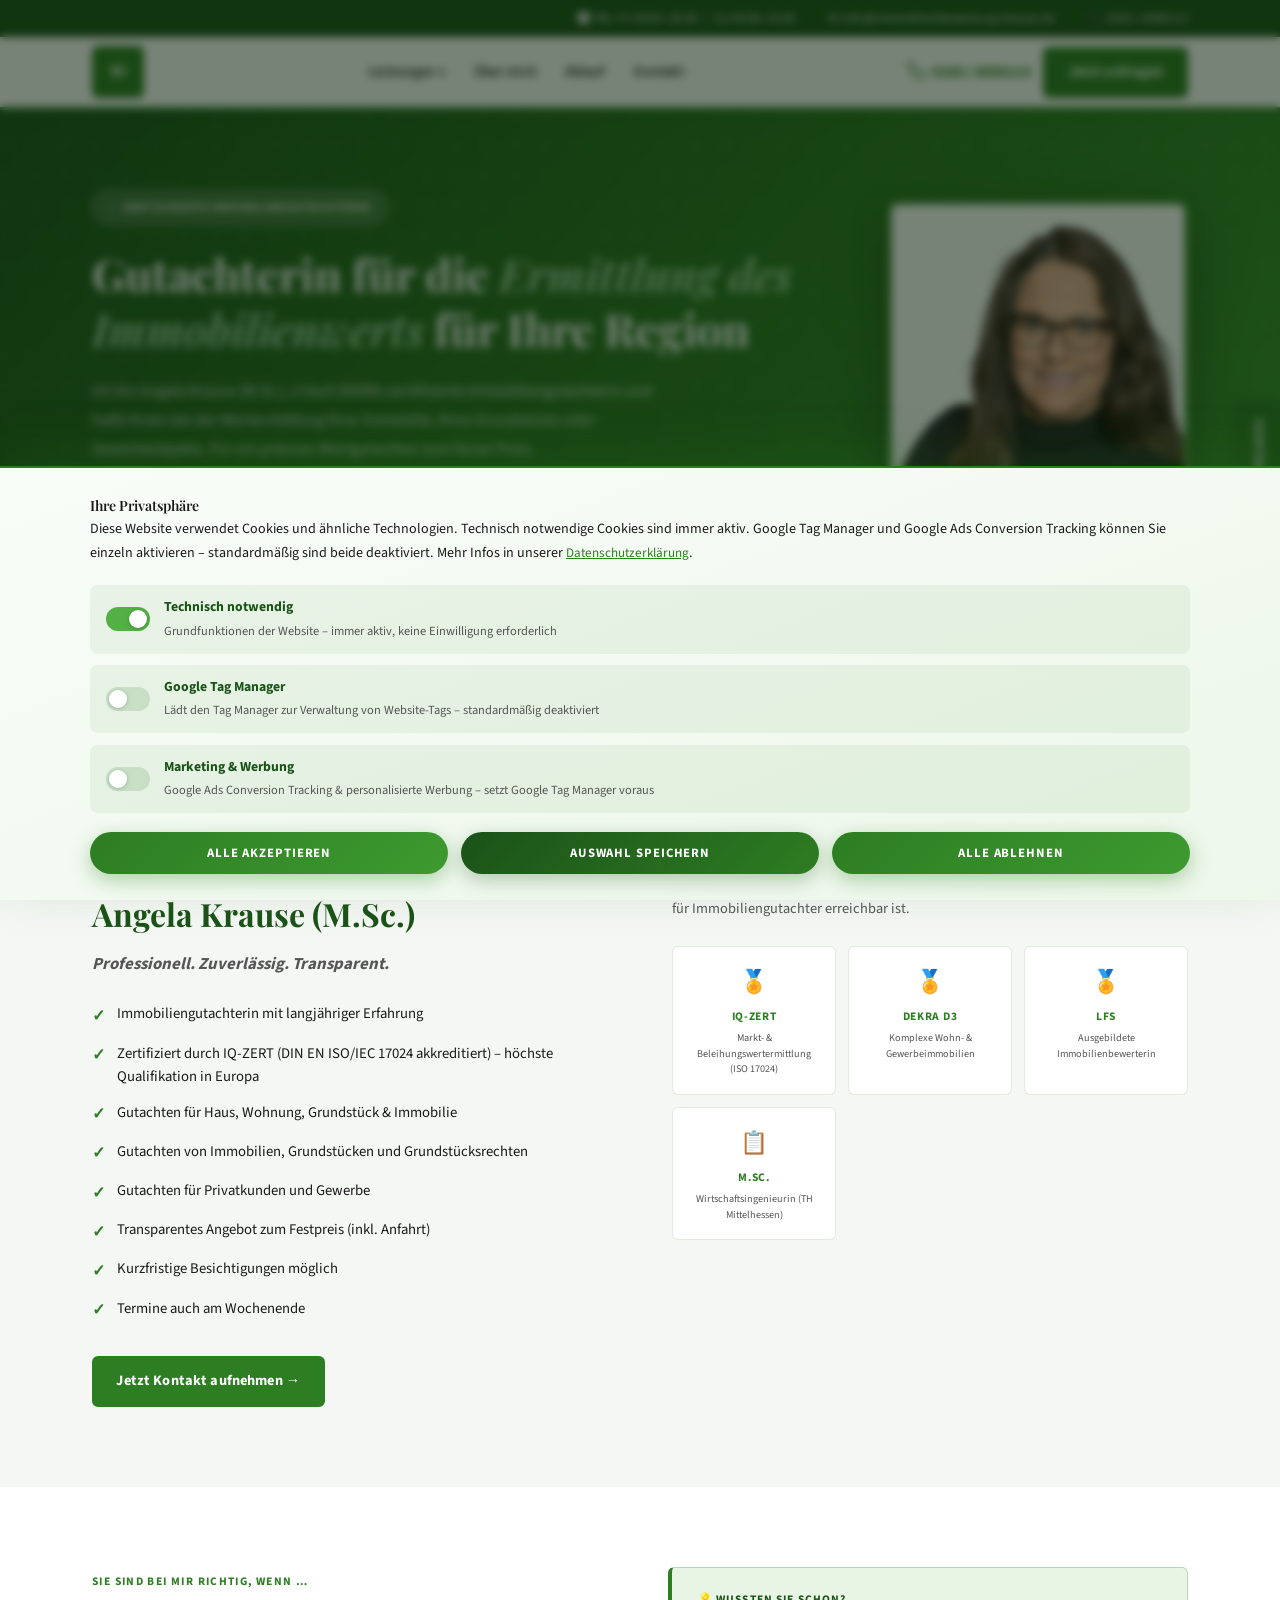
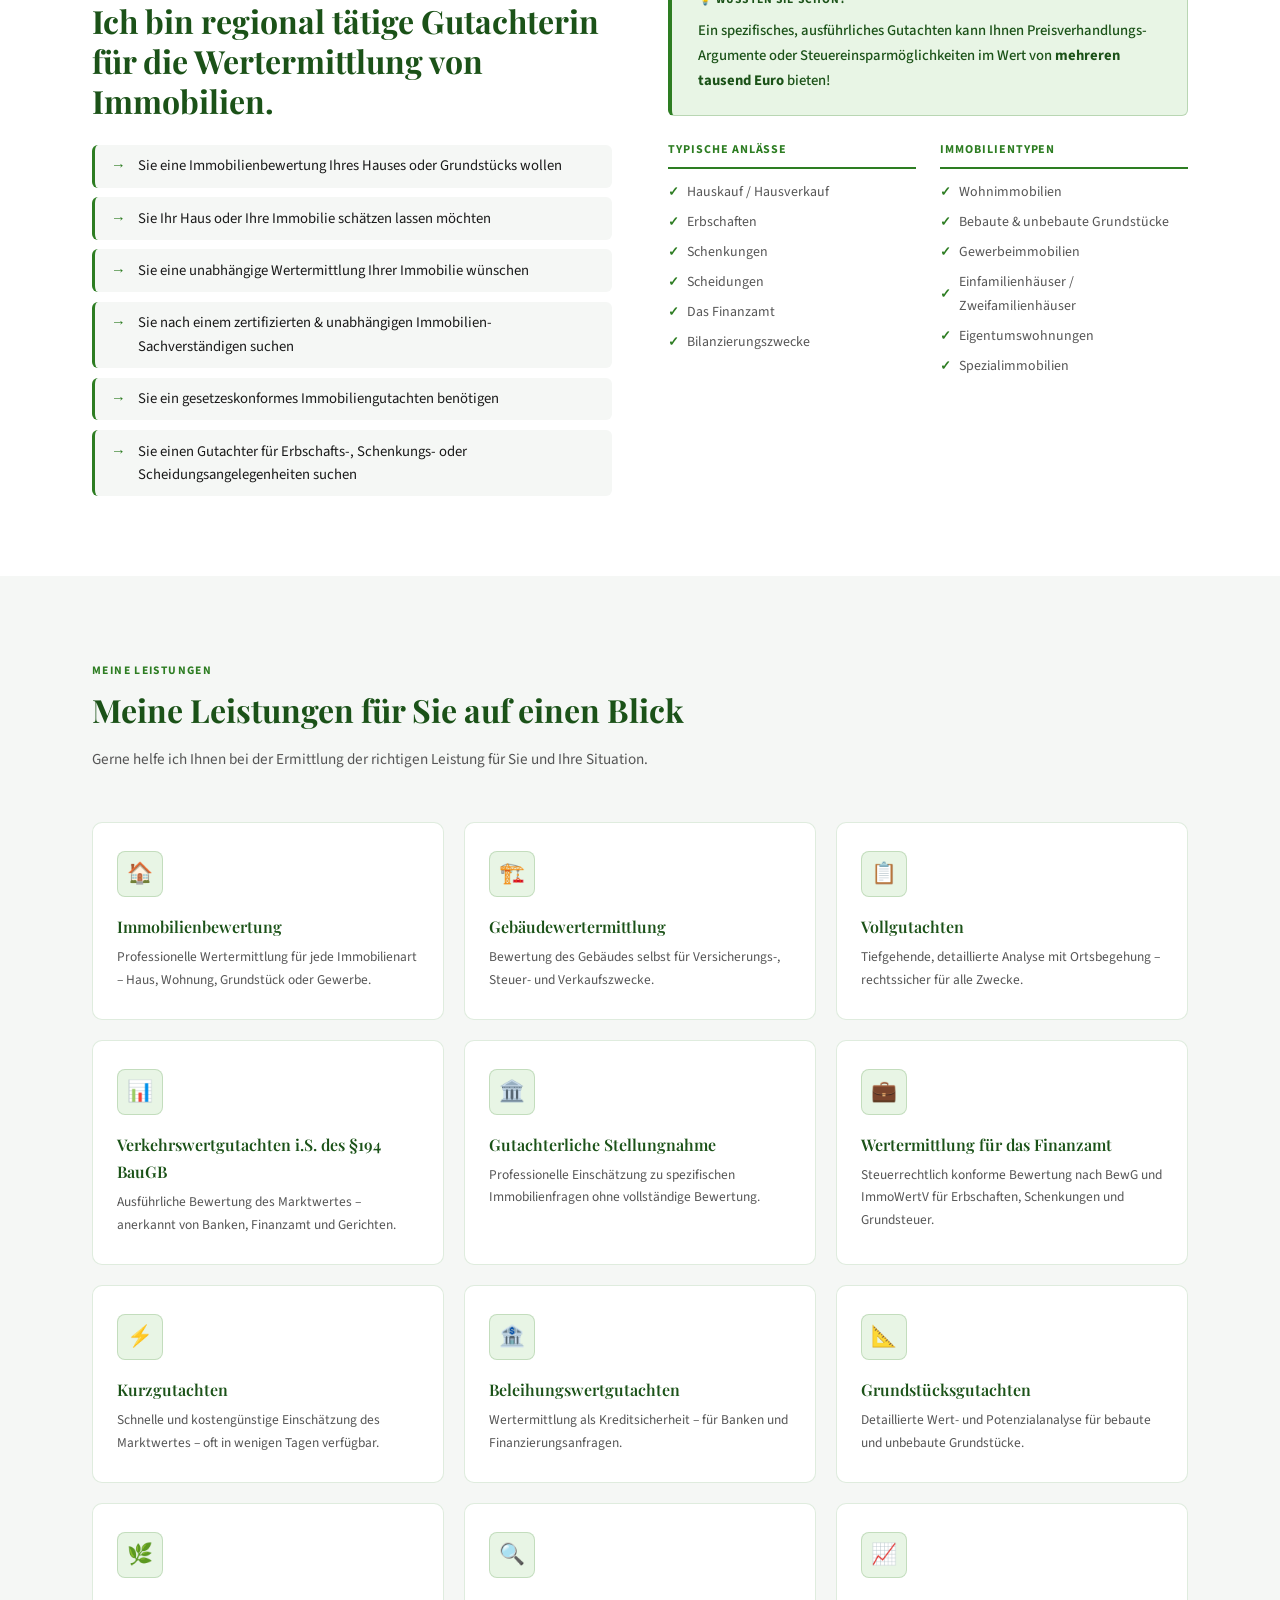
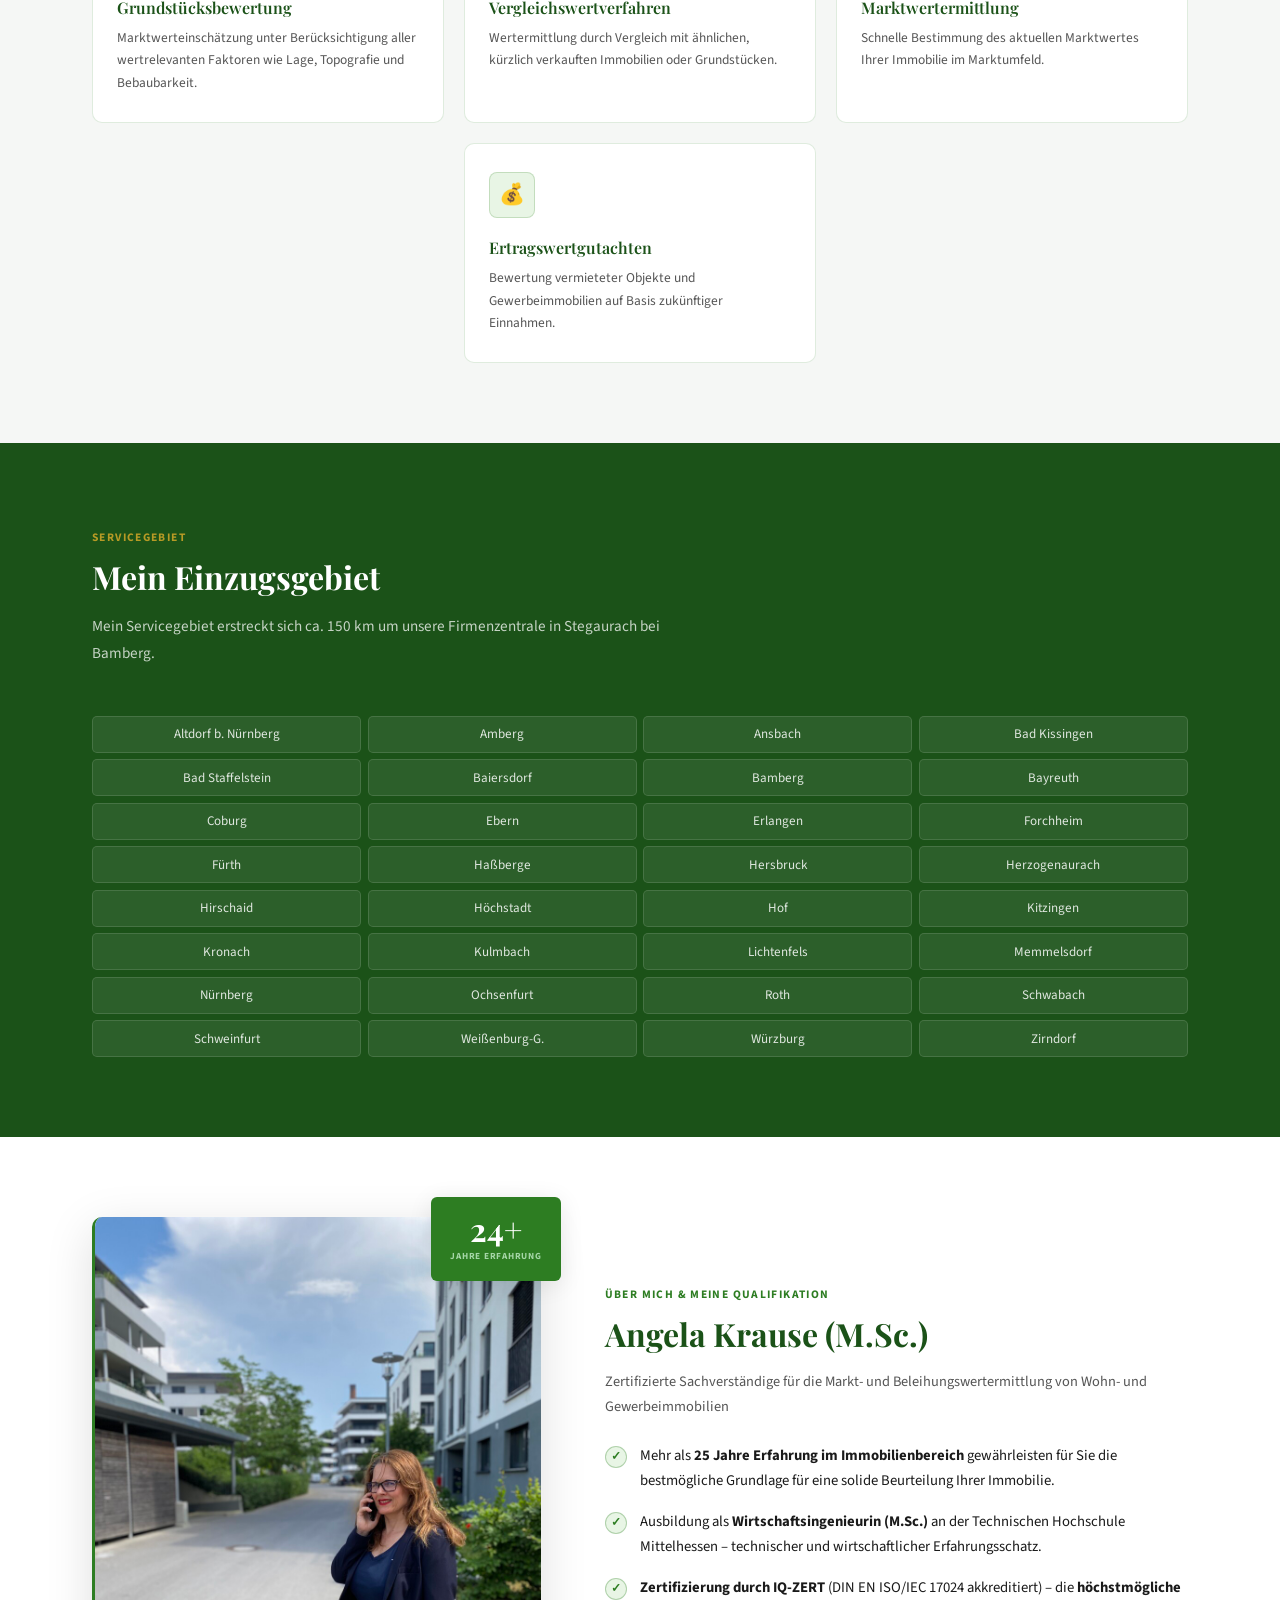
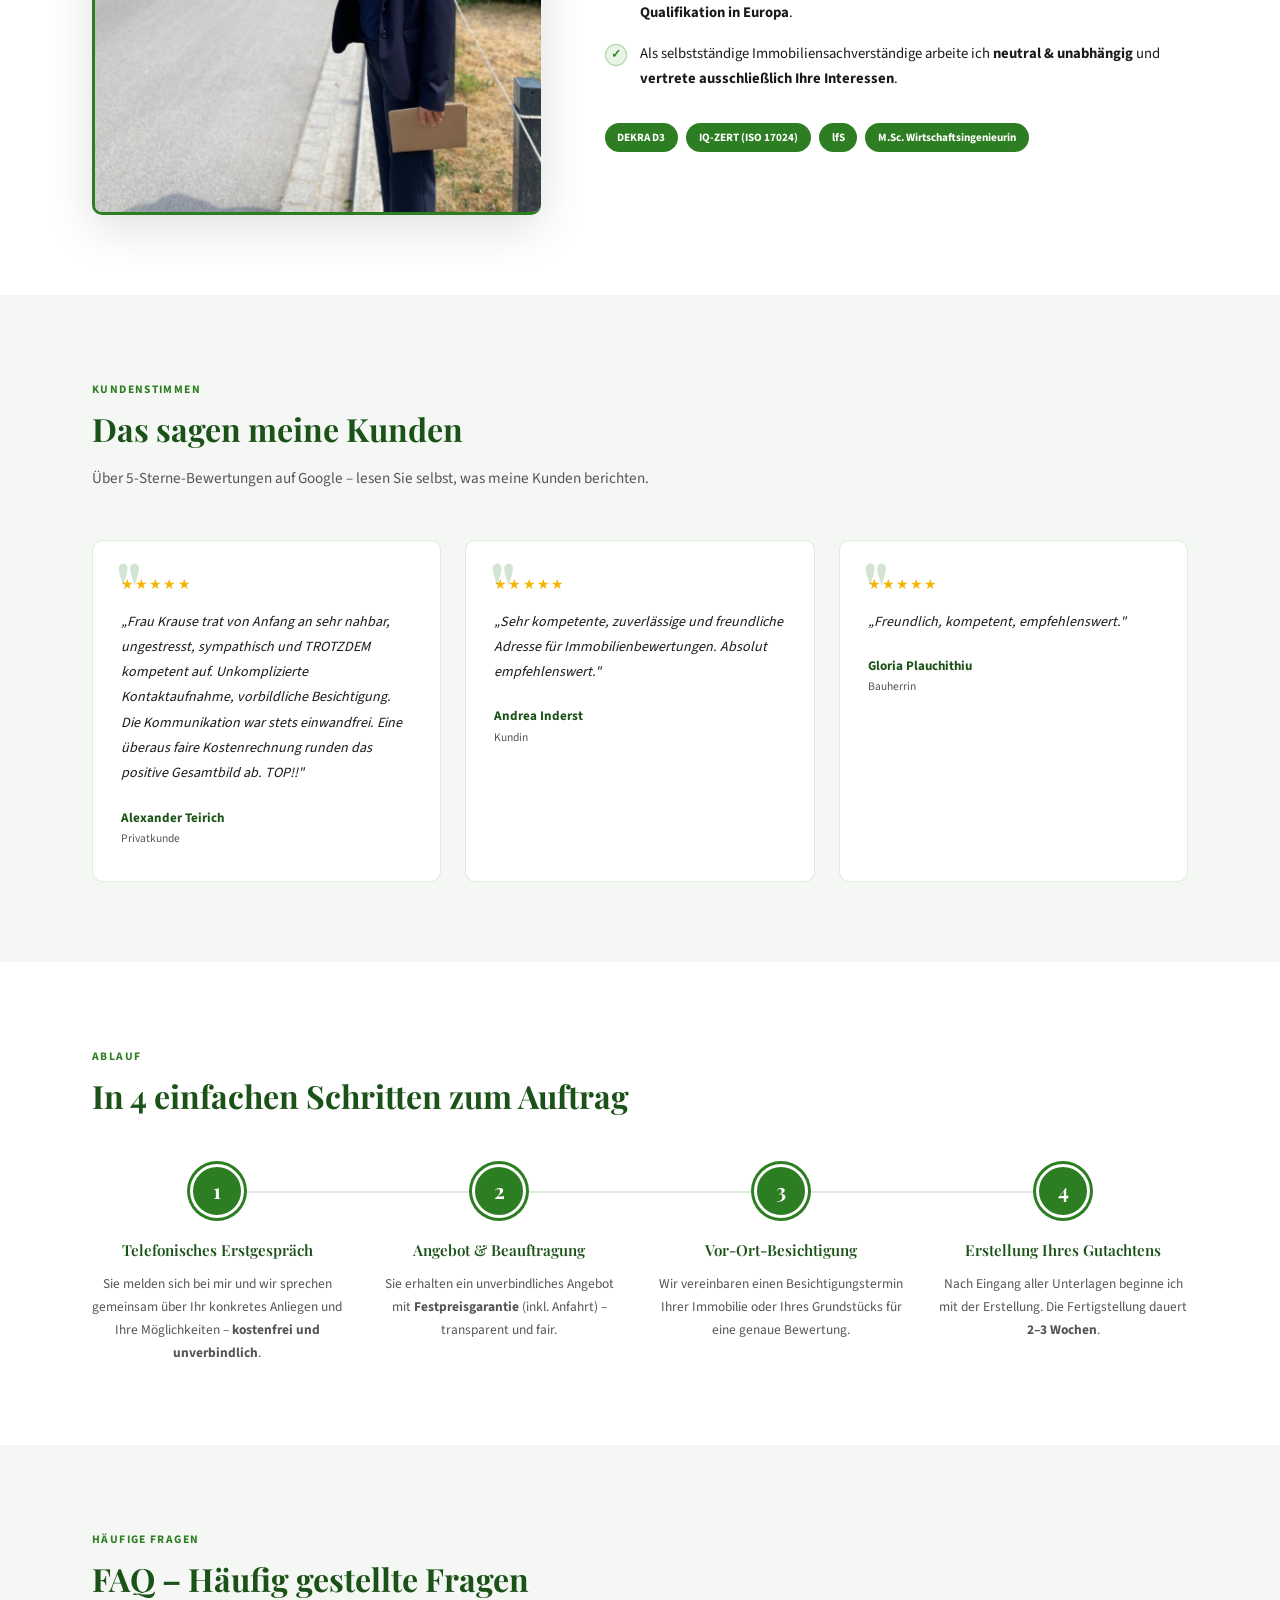
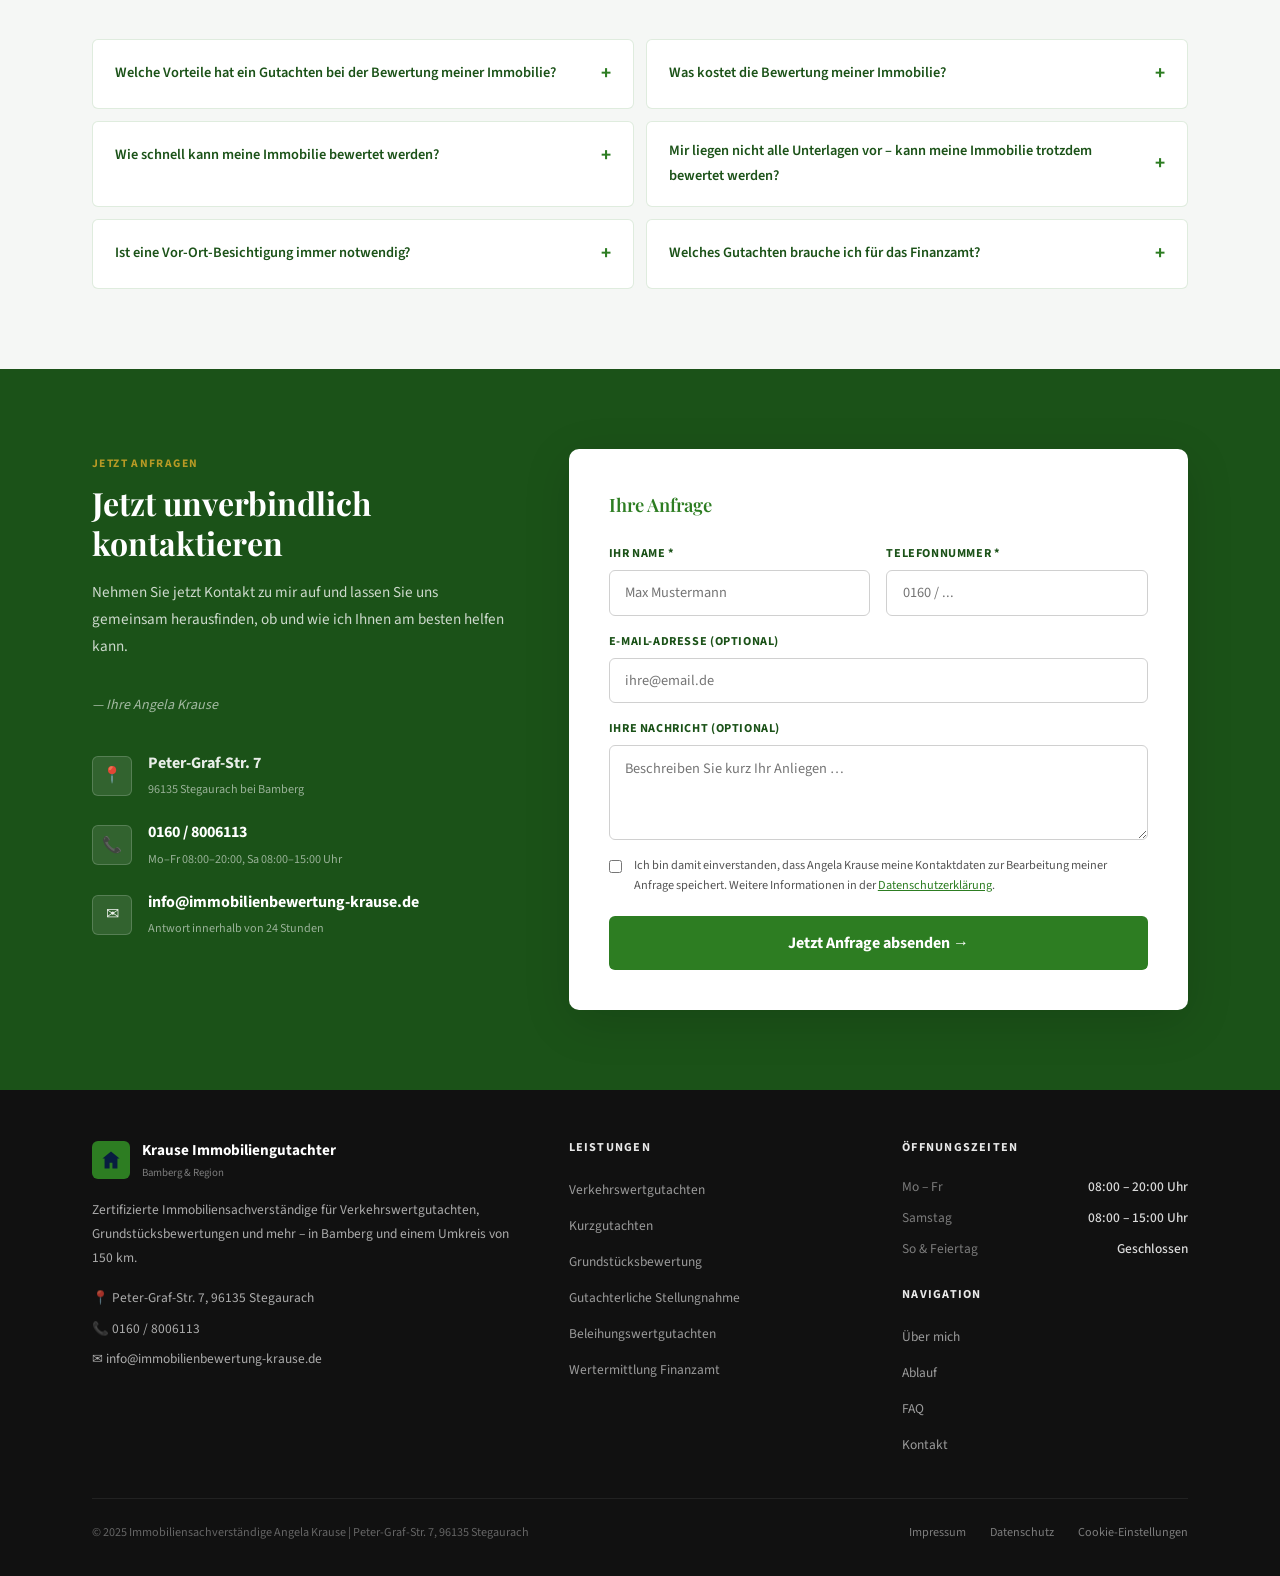
<file: index.html>
﻿<!DOCTYPE html>
<html lang="de">
<head>
  <!-- GTM Consent Mode Default -->
  <script>
    window.dataLayer = window.dataLayer || [];
    function gtag(){dataLayer.push(arguments);}
    gtag('consent', 'default', {
      'ad_storage': 'denied',
      'ad_user_data': 'denied',
      'ad_personalization': 'denied',
      'analytics_storage': 'denied',
      'functionality_storage': 'denied',
      'personalization_storage': 'denied',
      'security_storage': 'denied',
      'wait_for_update': 1000,
      'region': ['AT','BE','BG','HR','CY','CZ','DK','EE','FI','FR','DE','GR','HU','IE','IS','IT','LV','LI','LT','LU','MT','NL','NO','PL','PT','RO','SK','SI','ES','SE','GB','CH']
    });
    gtag('consent', 'default', {
      'ad_storage': 'granted',
      'ad_user_data': 'granted',
      'ad_personalization': 'granted',
      'analytics_storage': 'granted',
      'functionality_storage': 'granted',
      'personalization_storage': 'granted',
      'security_storage': 'granted'
    });
  </script>
  <!-- Google Tag Manager -->
  <script>(function(w,d,s,l,i){w[l]=w[l]||[];w[l].push({'gtm.start':
  new Date().getTime(),event:'gtm.js'});var f=d.getElementsByTagName(s)[0],
  j=d.createElement(s),dl=l!='dataLayer'?'&l='+l:'';j.async=true;j.src=
  'https://www.googletagmanager.com/gtm.js?id='+i+dl;f.parentNode.insertBefore(j,f);
  })(window,document,'script','dataLayer','GTM-KH98G2V6');</script>
  <!-- End Google Tag Manager -->
  <meta charset="UTF-8">
  <link rel="icon" href="/favicon.ico" sizes="48x48">
  <link rel="icon" type="image/png" sizes="96x96" href="/favicon-96x96.png">
  <link rel="icon" type="image/png" sizes="192x192" href="/icon-192.png">
  <link rel="icon" type="image/svg+xml" href="/favicon.svg">
  <link rel="apple-touch-icon" sizes="180x180" href="/apple-touch-icon.png">
  <meta name="viewport" content="width=device-width, initial-scale=1.0">
  <title>Immobiliengutachterin Bamberg & Region – Angela Krause (M.Sc.) | DEKRA-zertifiziert</title>
  <meta name="description" content="Zertifizierte Immobiliengutachterin Angela Krause (M.Sc.) für Bamberg & Region. DEKRA-zertifiziert. Verkehrswertgutachten, Kurzgutachten, Grundstücksbewertung zum Festpreis. Jetzt anfragen.">
  <link rel="canonical" href="https://www.gutachter-krause.de/">
  <meta name="robots" content="index,follow">
  <link rel="stylesheet" href="fonts.css">
  <link rel="stylesheet" href="style.css">
  <!-- COOKIE BANNER CSS -->
  <style>
  #cb-overlay {
    position: fixed; inset: 0; z-index: 99998;
    background: rgba(10,30,10,.55);
    backdrop-filter: blur(4px);
    display: none; opacity: 0;
    transition: opacity .35s ease;
  }
  #cb-overlay.cb-visible { display: block; }
  #cb-overlay.cb-show { opacity: 1; }
  #cb-banner {
    position: fixed; bottom: 0; left: 0; right: 0;
    z-index: 99999;
    background: linear-gradient(160deg, #f8fdf8 0%, #edf7ea 100%);
    border-top: 2px solid #2d7d22;
    box-shadow: 0 -12px 48px rgba(45,125,34,.18);
    padding: 1.6rem 2rem;
    display: none;
    transform: translateY(100%);
    transition: transform .45s cubic-bezier(0.22,1,0.36,1);
    font-family: 'Source Sans 3', Arial, sans-serif;
  }
  #cb-banner.cb-visible { display: block; }
  #cb-banner.cb-show { transform: translateY(0); }
  .cb-inner { max-width: 1100px; margin: 0 auto; }
  .cb-top { display: flex; gap: 2rem; align-items: flex-start; flex-wrap: wrap; margin-bottom: 1.2rem; }
  .cb-text { flex: 1; min-width: 260px; }
  .cb-text p { font-size: .88rem; line-height: 1.7; color: #1a1a1a; margin: 0; }
  .cb-text a { color: #2d7d22; text-decoration: underline; font-size: .82rem; }
  .cb-title { font-family: 'Playfair Display', serif; font-size: 1.2rem; font-weight: 600; color: #2d7d22; margin-bottom: .5rem; }
  .cb-toggles { display: flex; flex-direction: column; gap: .7rem; margin-bottom: 1.2rem; }
  .cb-toggle-row { display: flex; align-items: center; gap: .9rem; background: rgba(45,125,34,.07); border-radius: 8px; padding: .7rem 1rem; }
  .cb-toggle-label { flex: 1; font-size: .84rem; color: #1a1a1a; }
  .cb-toggle-label strong { display: block; font-size: .86rem; font-weight: 700; color: #1b5218; }
  .cb-toggle-label span { font-size: .78rem; color: #555; }
  .cb-switch { position: relative; width: 44px; height: 24px; flex-shrink: 0; }
  .cb-switch input { opacity: 0; width: 0; height: 0; }
  .cb-slider { position: absolute; inset: 0; background: #c8dfc6; border-radius: 24px; cursor: pointer; transition: background .3s; }
  .cb-slider::before { content: ''; position: absolute; width: 18px; height: 18px; border-radius: 50%; background: #fff; left: 3px; top: 3px; transition: transform .3s; box-shadow: 0 1px 4px rgba(0,0,0,.2); }
  .cb-switch input:checked + .cb-slider { background: #2d7d22; }
  .cb-switch input:checked + .cb-slider::before { transform: translateX(20px); }
  .cb-switch input:disabled + .cb-slider { background: #52b044; cursor: default; }
  .cb-switch input:disabled + .cb-slider::before { transform: translateX(20px); }
  .cb-buttons { display: flex; gap: .8rem; flex-wrap: wrap; }
  .cb-buttons .cb-btn { flex: 1 1 0; }
  .cb-btn { flex: 1; min-width: 130px; padding: .75rem 1.4rem; border-radius: 50px; border: none; cursor: pointer; font-family: 'Source Sans 3', Arial, sans-serif; font-size: .8rem; font-weight: 700; letter-spacing: .07em; text-transform: uppercase; transition: all .3s ease; }
  .cb-btn-accept { background: linear-gradient(135deg, #2d7d22, #3d9a30); color: #fff; box-shadow: 0 6px 20px rgba(45,125,34,.35); }
  .cb-btn-accept:hover { transform: translateY(-2px); box-shadow: 0 10px 28px rgba(45,125,34,.45); }
  .cb-btn-save { background: linear-gradient(135deg, #1b5218, #2d7d22); color: #fff; box-shadow: 0 6px 20px rgba(27,82,24,.3); }
  .cb-btn-save:hover { transform: translateY(-2px); box-shadow: 0 10px 28px rgba(27,82,24,.4); }
  .cb-btn-reject { background: linear-gradient(135deg, #2d7d22, #3d9a30); color: #fff; box-shadow: 0 6px 20px rgba(45,125,34,.35); flex: 1; min-width: 130px; border: none; }
  .cb-btn-reject:hover { transform: translateY(-2px); box-shadow: 0 10px 28px rgba(45,125,34,.45); }
  @media (max-width: 640px) { #cb-banner { padding: 1.2rem 1rem; } .cb-text { min-width: 0; } .cb-buttons { flex-direction: column; } .cb-btn { min-width: unset; } }
  </style>
  <script type="application/ld+json">
  {
    "@context": "https://schema.org",
    "@graph": [
      {
        "@type": "ProfessionalService",
        "@id": "https://www.gutachter-krause.de/#business",
        "name": "Immobiliensachverständige Angela Krause",
        "alternateName": "Krause Immobilienbewertung",
        "description": "Zertifizierte Immobiliengutachterin Angela Krause (M.Sc.) – DEKRA-zertifiziert und IQ-ZERT (ISO 17024). Verkehrswertgutachten, Kurzgutachten und Immobilienbewertung zum Festpreis in Bamberg und Region.",
        "url": "https://www.gutachter-krause.de/",
        "telephone": "+491608006113",
        "email": "info@immobilienbewertung-krause.de",
        "address": {
          "@type": "PostalAddress",
          "streetAddress": "Peter-Graf-Str. 7",
          "addressLocality": "Stegaurach",
          "postalCode": "96135",
          "addressRegion": "Bayern",
          "addressCountry": "DE"
        },
        "geo": {
          "@type": "GeoCoordinates",
          "latitude": 49.8625,
          "longitude": 10.8475
        },
        "areaServed": [
          { "@type": "City", "name": "Bamberg" },
          { "@type": "City", "name": "Stegaurach" },
          { "@type": "City", "name": "Hallstadt" },
          { "@type": "City", "name": "Memmelsdorf" },
          { "@type": "State", "name": "Bayern" }
        ],
        "openingHoursSpecification": [
          { "@type": "OpeningHoursSpecification", "dayOfWeek": ["Monday","Tuesday","Wednesday","Thursday","Friday"], "opens": "08:00", "closes": "20:00" },
          { "@type": "OpeningHoursSpecification", "dayOfWeek": "Saturday", "opens": "08:00", "closes": "15:00" }
        ],
        "priceRange": "$$",
        "knowsAbout": ["Immobilienbewertung","Verkehrswertgutachten","Kurzgutachten","Grundstücksbewertung","Hausbewertung","Beleihungswertgutachten","Gutachterliche Stellungnahme","Gebäudewertermittlung"],
        "hasCredential": [
          { "@type": "EducationalOccupationalCredential", "credentialCategory": "certification", "name": "DEKRA D3 – Zertifizierte Sachverständige für komplexe Wohn- und Gewerbeimmobilien" },
          { "@type": "EducationalOccupationalCredential", "credentialCategory": "certification", "name": "IQ-ZERT – Zertifizierte Sachverständige für Markt- und Beleihungswertermittlung (DIN EN ISO/IEC 17024)" },
          { "@type": "EducationalOccupationalCredential", "credentialCategory": "degree", "name": "Master of Science (M.Sc.) Wirtschaftsingenieurin – TH Mittelhessen" }
        ],
        "image": "https://www.gutachter-krause.de/Bild%20in%20scharf.jpg",
        "sameAs": []
      },
      {
        "@type": "FAQPage",
        "mainEntity": [
          {
            "@type": "Question",
            "name": "Welche Vorteile hat ein Gutachten bei der Bewertung meiner Immobilie?",
            "acceptedAnswer": { "@type": "Answer", "text": "Mit einem professionellen Gutachten erhalten Sie eine realistische Einschätzung des Verkaufspreises Ihrer Immobilie. Bei Erbschaften oder Schenkungen schafft ein Gutachten die Grundlage für eine einvernehmliche Vermögensaufteilung. Es ermöglicht fundierte Entscheidungen und bietet Preisverhandlungs-Argumente oder Steuereinsparmöglichkeiten im Wert von mehreren tausend Euro." }
          },
          {
            "@type": "Question",
            "name": "Was kostet die Bewertung meiner Immobilie?",
            "acceptedAnswer": { "@type": "Answer", "text": "Jede Immobilie ist ein Unikat. Das Honorar bemisst sich am Verkehrswert der Immobilie sowie an der Schwierigkeit der Bewertung (z.B. Grundbucheinträge). Angela Krause erstellt Ihnen gerne ein individuelles, auf Ihren Fall zugeschnittenes Angebot zum Festpreis." }
          },
          {
            "@type": "Question",
            "name": "Wie schnell kann meine Immobilie bewertet werden?",
            "acceptedAnswer": { "@type": "Answer", "text": "Bei Beauftragung wird Ihnen ein konkreter Zeithorizont genannt. Aktuell können Sie mit einer Lieferzeit von wenigen Wochen rechnen. Kurzfristige Besichtigungen sind möglich." }
          },
          {
            "@type": "Question",
            "name": "Ist eine Vor-Ort-Besichtigung immer notwendig?",
            "acceptedAnswer": { "@type": "Answer", "text": "Ja, eine Vor-Ort-Besichtigung ist in der Regel unerlässlich, um eine genaue Bewertung Ihrer Immobilie vorzunehmen. Sie ermöglicht die Erfassung von Besonderheiten, Zustand und individuellen Merkmalen." }
          },
          {
            "@type": "Question",
            "name": "Welches Gutachten brauche ich für das Finanzamt?",
            "acceptedAnswer": { "@type": "Answer", "text": "Für steuerliche Zwecke (Erbschaft, Schenkung, Grundsteuer) wird in der Regel ein Verkehrswertgutachten gemäß § 194 BauGB benötigt, das streng nach dem Bewertungsgesetz (BewG) und der ImmoWertV erstellt wird." }
          },
          {
            "@type": "Question",
            "name": "Mir liegen nicht alle Unterlagen vor – kann meine Immobilie trotzdem bewertet werden?",
            "acceptedAnswer": { "@type": "Answer", "text": "Manchmal liegen nicht alle Dokumente vor – gerade bei älteren Immobilien. Angela Krause begleitet Sie bei der Beschaffung. Mit den entsprechenden Vollmachten können gewisse Unterlagen und Informationen auch direkt bei Behörden eingeholt werden." }
          }
        ]
      },
      {
        "@type": "WebPage",
        "@id": "https://www.gutachter-krause.de/",
        "name": "Immobiliengutachterin Bamberg & Region – Angela Krause (M.Sc.)",
        "description": "Zertifizierte Immobiliengutachterin Angela Krause (M.Sc.) für Bamberg & Region. DEKRA-zertifiziert. Verkehrswertgutachten, Kurzgutachten, Grundstücksbewertung zum Festpreis.",
        "url": "https://www.gutachter-krause.de/",
        "speakable": {
          "@type": "SpeakableSpecification",
          "cssSelector": [".hero-content h1", ".hero-sub", ".faq-q", ".faq-a"]
        },
        "about": { "@id": "https://www.gutachter-krause.de/#business" }
      }
    ]
  }
  </script>
  <script src="ad-params.js" defer></script>
</head>
<body>
<!-- Netlify Forms Backup (verstecktes Formular für Bot-Erkennung) -->
<form name="gutachter-anfrage" netlify netlify-honeypot="bot-field" hidden>
  <input name="name"><input name="tel"><input name="email"><input name="nachricht"><input name="quelle"><input name="gclid"><input name="seite"><input name="einwilligung_google">
</form>
<!-- GTM noscript -->
<noscript><iframe src="https://www.googletagmanager.com/ns.html?id=GTM-KH98G2V6" height="0" width="0" style="display:none;visibility:hidden"></iframe></noscript>
<!-- End GTM noscript -->

<!-- TOPBAR -->
<div class="topbar">
  <div class="container">
    <span class="opening">🕐 Mo–Fr 08:00–20:00 &nbsp;|&nbsp; Sa 08:00–15:00</span>
    <a href="mailto:info@immobilienbewertung-krause.de">✉ info@immobilienbewertung-krause.de</a>
    <a href="tel:+491608006113">📞 0160 / 8006113</a>
  </div>
</div>

<!-- NAV -->
<nav id="nav">
  <div class="container">
    <div class="nav-inner">
      <a href="index.html" class="nav-logo">
        <div class="logo-icon">
          <div class="logo-icon-inner">
            <span class="logo-ki">KI</span>
          </div>
        </div>
      </a>
      <ul class="nav-links" id="navLinks">
        <li class="has-dropdown" id="ddParent">
          <a href="#leistungen" onclick="toggleDropdown(event)">Leistungen</a>
          <ul class="nav-dropdown">
            <li><a href="#leistungen">Alle Leistungen</a></li>
            <li><a href="#" onclick="scrollAndOpen('modal-immo');return false;">Immobilienbewertung</a></li>
            <li><a href="sachverstaendiger.html#modal-verkehr">Verkehrswertgutachten</a></li>
            <li><a href="sachverstaendiger.html#modal-kurz">Kurzgutachten</a></li>
            <li><a href="grundstueck.html">Grundstücksbewertung</a></li>
            <li><a href="haus.html">Hausbewertung</a></li>
            <li><a href="sachverstaendiger.html#modal-stellungnahme">Gutachterliche Stellungnahme</a></li>
            <li><a href="sachverstaendiger.html#modal-beleihung">Beleihungswertgutachten</a></li>
          </ul>
        </li>
        <li><a href="#ueber-mich">Über mich</a></li>
        <li><a href="#prozess">Ablauf</a></li>
        <li><a href="#kontakt">Kontakt</a></li>
      </ul>
      <div class="nav-phone-wrap">
        <a href="tel:+491608006113" class="nav-phone">
          <svg viewBox="0 0 24 24" fill="none" stroke="currentColor" stroke-width="2"><path d="M22 16.92v3a2 2 0 01-2.18 2 19.79 19.79 0 01-8.63-3.07A19.5 19.5 0 013.07 9.63 19.79 19.79 0 01.06 1a2 2 0 012-2.18h3a2 2 0 012 1.72c.127.96.361 1.903.7 2.81a2 2 0 01-.45 2.11L6.91 6.07a16 16 0 006.02 6.02l.71-.71a2 2 0 012.11-.45c.907.339 1.85.573 2.81.7A2 2 0 0122 16.92z"/></svg>
          0160 / 8006113
        </a>
        <a href="#kontakt" class="btn btn-primary">Jetzt anfragen</a>
        <button class="hamburger" onclick="toggleNav()" aria-label="Menü">
          <span></span><span></span><span></span>
        </button>
      </div>
    </div>
  </div>
</nav>
<a href="#kontakt" class="kontakt-tab">Kontakt</a>

<!-- HERO -->
<section id="hero">
  <div class="container">
    <div class="hero-inner">
      <div class="hero-content">
        <div class="hero-badge-top">Zertifizierte Immobiliengutachterin</div>
        <h1>Gutachterin für die <span class="italic">Ermittlung des Immobilienwerts</span> für Ihre Region</h1>
        <p class="hero-sub">
          Ich bin Angela Krause (M.Sc.), 3-fach DEKRA-zertifizierte Immobiliengutachterin und helfe Ihnen bei der Wertermittlung Ihrer Immobilie, Ihres Grundstücks oder Gewerbeobjekts. Für ein präzises Wertgutachten zum fairen Preis.
        </p>
        <div class="hero-ctas">
          <a href="#kontakt" class="btn btn-primary">Jetzt Kontakt aufnehmen →</a>
          <a href="tel:+491608006113" class="btn btn-white">📞 0160 / 8006113</a>
        </div>
        <div class="hero-trust">
          <div class="trust-badge"><span class="check">✓</span> DEKRA-zertifiziert</div>
          <div class="trust-badge"><span class="check">✓</span> IQ-ZERT (ISO 17024)</div>
          <div class="trust-badge"><span class="check">✓</span> Festpreisgarantie</div>
          <div class="trust-badge"><span class="check">✓</span> 25 Jahre Erfahrung</div>
        </div>
      </div>
      <div class="hero-photo-wrap">
        <img src="Bild in scharf.jpg" alt="Angela Krause – Immobiliensachverständige Bamberg" class="hero-photo-img">
        <div class="hero-photo-caption">Angela Krause (M.Sc.)</div>
      </div>
    </div>
  </div>
</section>

<!-- QUALIFIKATION -->
<section id="qualifikation">
  <div class="container">
    <div class="qual-grid">
      <div>
        <div class="section-tag">Über die Gutachterin</div>
        <h2>Zertifizierte Immobiliensachverständige Angela Krause (M.Sc.)</h2>
        <div class="qual-tagline">Professionell. Zuverlässig. Transparent.</div>
        <ul class="qual-list">
          <li>Immobiliengutachterin mit langjähriger Erfahrung</li>
          <li>Zertifiziert durch IQ-ZERT (DIN EN ISO/IEC 17024 akkreditiert) – höchste Qualifikation in Europa</li>
          <li>Gutachten für Haus, Wohnung, Grundstück & Immobilie</li>
          <li>Gutachten von Immobilien, Grundstücken und Grundstücksrechten</li>
          <li>Gutachten für Privatkunden und Gewerbe</li>
          <li>Transparentes Angebot zum Festpreis (inkl. Anfahrt)</li>
          <li>Kurzfristige Besichtigungen möglich</li>
          <li>Termine auch am Wochenende</li>
        </ul>
        <a href="#kontakt" class="btn btn-primary">Jetzt Kontakt aufnehmen →</a>
      </div>
      <div>
        <div class="section-tag">Qualifikationen & Zertifikate</div>
        <h2>Höchste Qualifikationsstufe</h2>
        <p style="font-size:0.9rem;color:var(--muted);margin-bottom:1.5rem;line-height:1.8">Meine Zertifizierungen entsprechen der höchsten Qualifikationsstufe, die in Europa für Immobiliengutachter erreichbar ist.</p>
        <div class="zert-grid">
          <div class="zert-card">
            <div class="zert-icon">🏅</div>
            <div class="zert-name">IQ-ZERT</div>
            <div class="zert-desc">Markt- & Beleihungswertermittlung (ISO 17024)</div>
          </div>
          <div class="zert-card">
            <div class="zert-icon">🏅</div>
            <div class="zert-name">DEKRA D3</div>
            <div class="zert-desc">Komplexe Wohn- & Gewerbeimmobilien</div>
          </div>
          <div class="zert-card">
            <div class="zert-icon">🏅</div>
            <div class="zert-name">lfS</div>
            <div class="zert-desc">Ausgebildete Immobilienbewerterin</div>
          </div>
          <div class="zert-card">
            <div class="zert-icon">📋</div>
            <div class="zert-name">M.Sc.</div>
            <div class="zert-desc">Wirtschaftsingenieurin (TH Mittelhessen)</div>
          </div>
        </div>
      </div>
    </div>
  </div>
</section>

<!-- ZIELGRUPPE -->
<section id="zielgruppe">
  <div class="container">
    <div class="zg-grid">
      <div>
        <div class="section-tag">Sie sind bei mir richtig, wenn …</div>
        <h2>Ich bin regional tätige Gutachterin für die Wertermittlung von Immobilien.</h2>
        <ul class="check-list" style="margin-top:1.5rem">
          <li>Sie eine Immobilienbewertung Ihres Hauses oder Grundstücks wollen</li>
          <li>Sie Ihr Haus oder Ihre Immobilie schätzen lassen möchten</li>
          <li>Sie eine unabhängige Wertermittlung Ihrer Immobilie wünschen</li>
          <li>Sie nach einem zertifizierten &amp; unabhängigen Immobilien-Sachverständigen suchen</li>
          <li>Sie ein gesetzeskonformes Immobiliengutachten benötigen</li>
          <li>Sie einen Gutachter für Erbschafts-, Schenkungs- oder Scheidungsangelegenheiten suchen</li>
        </ul>
      </div>
      <div>
        <div class="info-callout">
          <div class="callout-label">💡 Wussten Sie schon?</div>
          <p>Ein spezifisches, ausführliches Gutachten kann Ihnen Preisverhandlungs-Argumente oder Steuereinsparmöglichkeiten im Wert von <strong>mehreren tausend Euro</strong> bieten!</p>
        </div>
        <div class="type-cols">
          <div class="type-block">
            <h4>Typische Anlässe</h4>
            <ul>
              <li>Hauskauf / Hausverkauf</li>
              <li>Erbschaften</li>
              <li>Schenkungen</li>
              <li>Scheidungen</li>
              <li>Das Finanzamt</li>
              <li>Bilanzierungszwecke</li>
            </ul>
          </div>
          <div class="type-block">
            <h4>Immobilientypen</h4>
            <ul>
              <li>Wohnimmobilien</li>
              <li>Bebaute &amp; unbebaute Grundstücke</li>
              <li>Gewerbeimmobilien</li>
              <li>Einfamilienhäuser / Zweifamilienhäuser</li>
              <li>Eigentumswohnungen</li>
              <li>Spezialimmobilien</li>
            </ul>
          </div>
        </div>
      </div>
    </div>
  </div>
</section>

<!-- LEISTUNGEN -->
<section id="leistungen">
  <div class="container">
    <div class="section-tag">Meine Leistungen</div>
    <h2>Meine Leistungen für Sie auf einen Blick</h2>
    <p class="section-intro">Gerne helfe ich Ihnen bei der Ermittlung der richtigen Leistung für Sie und Ihre Situation.</p>
    <div class="services-grid">
      <div class="service-card" onclick="openModal('modal-immo')">
        <div class="sc-icon">🏠</div>
        <h3>Immobilienbewertung</h3>
        <p>Professionelle Wertermittlung für jede Immobilienart – Haus, Wohnung, Grundstück oder Gewerbe.</p>
      </div>
      <div class="service-card" onclick="openModal('modal-gebaeude')">
        <div class="sc-icon">🏗️</div>
        <h3>Gebäudewertermittlung</h3>
        <p>Bewertung des Gebäudes selbst für Versicherungs-, Steuer- und Verkaufszwecke.</p>
      </div>
      <div class="service-card" onclick="openModal('modal-voll')">
        <div class="sc-icon">📋</div>
        <h3>Vollgutachten</h3>
        <p>Tiefgehende, detaillierte Analyse mit Ortsbegehung – rechtssicher für alle Zwecke.</p>
      </div>
      <div class="service-card" onclick="openModal('modal-verkehr')">
        <div class="sc-icon">📊</div>
        <h3>Verkehrswertgutachten i.S. des §194 BauGB</h3>
        <p>Ausführliche Bewertung des Marktwertes – anerkannt von Banken, Finanzamt und Gerichten.</p>
      </div>
      <div class="service-card" onclick="openModal('modal-stellungnahme')">
        <div class="sc-icon">🏛️</div>
        <h3>Gutachterliche Stellungnahme</h3>
        <p>Professionelle Einschätzung zu spezifischen Immobilienfragen ohne vollständige Bewertung.</p>
      </div>
      <div class="service-card" onclick="openModal('modal-finanzamt')">
        <div class="sc-icon">💼</div>
        <h3>Wertermittlung für das Finanzamt</h3>
        <p>Steuerrechtlich konforme Bewertung nach BewG und ImmoWertV für Erbschaften, Schenkungen und Grundsteuer.</p>
      </div>
      <div class="service-card" onclick="openModal('modal-kurz')">
        <div class="sc-icon">⚡</div>
        <h3>Kurzgutachten</h3>
        <p>Schnelle und kostengünstige Einschätzung des Marktwertes – oft in wenigen Tagen verfügbar.</p>
      </div>
      <div class="service-card" onclick="openModal('modal-beleihung')">
        <div class="sc-icon">🏦</div>
        <h3>Beleihungswertgutachten</h3>
        <p>Wertermittlung als Kreditsicherheit – für Banken und Finanzierungsanfragen.</p>
      </div>
      <div class="service-card" onclick="openModal('modal-grundgutachten')">
        <div class="sc-icon">📐</div>
        <h3>Grundstücksgutachten</h3>
        <p>Detaillierte Wert- und Potenzialanalyse für bebaute und unbebaute Grundstücke.</p>
      </div>
      <div class="service-card" onclick="openModal('modal-grundbewertung')">
        <div class="sc-icon">🌿</div>
        <h3>Grundstücksbewertung</h3>
        <p>Marktwerteinschätzung unter Berücksichtigung aller wertrelevanten Faktoren wie Lage, Topografie und Bebaubarkeit.</p>
      </div>
      <div class="service-card" onclick="openModal('modal-vergleich')">
        <div class="sc-icon">🔍</div>
        <h3>Vergleichswertverfahren</h3>
        <p>Wertermittlung durch Vergleich mit ähnlichen, kürzlich verkauften Immobilien oder Grundstücken.</p>
      </div>
      <div class="service-card" onclick="openModal('modal-marktwert')">
        <div class="sc-icon">📈</div>
        <h3>Marktwertermittlung</h3>
        <p>Schnelle Bestimmung des aktuellen Marktwertes Ihrer Immobilie im Marktumfeld.</p>
      </div>
      <div class="service-card sc-center" onclick="openModal('modal-ertrag')">
        <div class="sc-icon">💰</div>
        <h3>Ertragswertgutachten</h3>
        <p>Bewertung vermieteter Objekte und Gewerbeimmobilien auf Basis zukünftiger Einnahmen.</p>
      </div>
    </div>
  </div>
</section>

<!-- EINZUGSGEBIET -->
<section id="einzugsgebiet">
  <div class="container">
    <div class="section-tag" style="color:rgba(201,162,39,0.9)">Servicegebiet</div>
    <h2>Mein Einzugsgebiet</h2>
    <p class="section-intro">Mein Servicegebiet erstreckt sich ca. 150 km um unsere Firmenzentrale in Stegaurach bei Bamberg.</p>
    <div class="cities-grid">
      <div class="city-tag">Altdorf b. Nürnberg</div><div class="city-tag">Amberg</div><div class="city-tag">Ansbach</div><div class="city-tag">Bad Kissingen</div>
      <div class="city-tag">Bad Staffelstein</div><div class="city-tag">Baiersdorf</div><div class="city-tag">Bamberg</div><div class="city-tag">Bayreuth</div>
      <div class="city-tag">Coburg</div><div class="city-tag">Ebern</div><div class="city-tag">Erlangen</div><div class="city-tag">Forchheim</div>
      <div class="city-tag">Fürth</div><div class="city-tag">Haßberge</div><div class="city-tag">Hersbruck</div><div class="city-tag">Herzogenaurach</div>
      <div class="city-tag">Hirschaid</div><div class="city-tag">Höchstadt</div><div class="city-tag">Hof</div><div class="city-tag">Kitzingen</div>
      <div class="city-tag">Kronach</div><div class="city-tag">Kulmbach</div><div class="city-tag">Lichtenfels</div><div class="city-tag">Memmelsdorf</div>
      <div class="city-tag">Nürnberg</div><div class="city-tag">Ochsenfurt</div><div class="city-tag">Roth</div><div class="city-tag">Schwabach</div>
      <div class="city-tag">Schweinfurt</div><div class="city-tag">Weißenburg-G.</div><div class="city-tag">Würzburg</div><div class="city-tag">Zirndorf</div>
    </div>
  </div>
</section>

<!-- ÜBER MICH -->
<section id="ueber-mich">
  <div class="container">
    <div class="uber-grid">
      <div class="uber-photo-wrap">
        <img src="bild für übermich.jpg" alt="Angela Krause – Immobiliensachverständige Bamberg" class="uber-photo">
        <div class="uber-badge-float">
          <span class="ub-num">24+</span>
          <span class="ub-lbl">Jahre Erfahrung</span>
        </div>
      </div>
      <div>
        <div class="section-tag">Über mich & meine Qualifikation</div>
        <h2>Angela Krause (M.Sc.)</h2>
        <p style="font-size:0.9rem;color:var(--muted);margin-bottom:1rem">Zertifizierte Sachverständige für die Markt- und Beleihungswertermittlung von Wohn- und Gewerbeimmobilien</p>
        <ul class="uber-list">
          <li>
            <span class="u-dot">✓</span>
            <span class="u-text">Mehr als <strong>25 Jahre Erfahrung im Immobilienbereich</strong> gewährleisten für Sie die bestmögliche Grundlage für eine solide Beurteilung Ihrer Immobilie.</span>
          </li>
          <li>
            <span class="u-dot">✓</span>
            <span class="u-text">Ausbildung als <strong>Wirtschaftsingenieurin (M.Sc.)</strong> an der Technischen Hochschule Mittelhessen – technischer und wirtschaftlicher Erfahrungsschatz.</span>
          </li>
          <li>
            <span class="u-dot">✓</span>
            <span class="u-text"><strong>Zertifizierung durch IQ-ZERT</strong> (DIN EN ISO/IEC 17024 akkreditiert) – die <strong>höchstmögliche Qualifikation in Europa</strong>.</span>
          </li>
          <li>
            <span class="u-dot">✓</span>
            <span class="u-text">Als selbstständige Immobiliensachverständige arbeite ich <strong>neutral &amp; unabhängig</strong> und <strong>vertrete ausschließlich Ihre Interessen</strong>.</span>
          </li>
        </ul>
        <div class="zert-badges">
          <span class="zert-pill">DEKRA D3</span>
          <span class="zert-pill">IQ-ZERT (ISO 17024)</span>
          <span class="zert-pill">lfS</span>
          <span class="zert-pill">M.Sc. Wirtschaftsingenieurin</span>
        </div>
      </div>
    </div>
  </div>
</section>

<!-- TESTIMONIALS -->
<section id="testimonials">
  <div class="container">
    <div class="section-tag">Kundenstimmen</div>
    <h2>Das sagen meine Kunden</h2>
    <p class="section-intro">Über 5-Sterne-Bewertungen auf Google – lesen Sie selbst, was meine Kunden berichten.</p>
    <div class="testi-grid">
      <div class="testi-card">
        <div class="stars">★★★★★</div>
        <p class="testi-text">„Frau Krause trat von Anfang an sehr nahbar, ungestresst, sympathisch und TROTZDEM kompetent auf. Unkomplizierte Kontaktaufnahme, vorbildliche Besichtigung. Die Kommunikation war stets einwandfrei. Eine überaus faire Kostenrechnung runden das positive Gesamtbild ab. TOP!!"</p>
        <div class="testi-author">Alexander Teirich</div>
        <div class="testi-role">Privatkunde</div>
      </div>
      <div class="testi-card">
        <div class="stars">★★★★★</div>
        <p class="testi-text">„Sehr kompetente, zuverlässige und freundliche Adresse für Immobilienbewertungen. Absolut empfehlenswert."</p>
        <div class="testi-author">Andrea Inderst</div>
        <div class="testi-role">Kundin</div>
      </div>
      <div class="testi-card">
        <div class="stars">★★★★★</div>
        <p class="testi-text">„Freundlich, kompetent, empfehlenswert."</p>
        <div class="testi-author">Gloria Plauchithiu</div>
        <div class="testi-role">Bauherrin</div>
      </div>
    </div>
  </div>
</section>

<!-- PROZESS -->
<section id="prozess">
  <div class="container">
    <div class="section-tag">Ablauf</div>
    <h2>In 4 einfachen Schritten zum Auftrag</h2>
    <div class="prozess-grid">
      <div class="step-card">
        <div class="step-num">1</div>
        <h3>Telefonisches Erstgespräch</h3>
        <p>Sie melden sich bei mir und wir sprechen gemeinsam über Ihr konkretes Anliegen und Ihre Möglichkeiten – <strong>kostenfrei und unverbindlich</strong>.</p>
      </div>
      <div class="step-card">
        <div class="step-num">2</div>
        <h3>Angebot & Beauftragung</h3>
        <p>Sie erhalten ein unverbindliches Angebot mit <strong>Festpreisgarantie</strong> (inkl. Anfahrt) – transparent und fair.</p>
      </div>
      <div class="step-card">
        <div class="step-num">3</div>
        <h3>Vor-Ort-Besichtigung</h3>
        <p>Wir vereinbaren einen Besichtigungstermin Ihrer Immobilie oder Ihres Grundstücks für eine genaue Bewertung.</p>
      </div>
      <div class="step-card">
        <div class="step-num">4</div>
        <h3>Erstellung Ihres Gutachtens</h3>
        <p>Nach Eingang aller Unterlagen beginne ich mit der Erstellung. Die Fertigstellung dauert <strong>2–3 Wochen</strong>.</p>
      </div>
    </div>
  </div>
</section>

<!-- FAQ -->
<section id="faq">
  <div class="container">
    <div class="section-tag">Häufige Fragen</div>
    <h2>FAQ – Häufig gestellte Fragen</h2>
    <div class="faq-grid" style="margin-top:2.5rem">
      <div class="faq-item">
        <div class="faq-q" onclick="this.parentElement.classList.toggle('open')">Welche Vorteile hat ein Gutachten bei der Bewertung meiner Immobilie?</div>
        <div class="faq-a">Mit einem professionellen Gutachten erhalten Sie eine realistische Einschätzung des Verkaufspreises Ihrer Immobilie. Bei Erbschaften oder Schenkungen schafft ein Gutachten die Grundlage für eine einvernehmliche Vermögensaufteilung. Es ermöglicht fundierte Entscheidungen und bietet Preisverhandlungs-Argumente oder Steuereinsparmöglichkeiten im Wert von mehreren tausend Euro.</div>
      </div>
      <div class="faq-item">
        <div class="faq-q" onclick="this.parentElement.classList.toggle('open')">Was kostet die Bewertung meiner Immobilie?</div>
        <div class="faq-a">Jede Immobilie ist ein Unikat. Das Honorar bemisst sich am Verkehrswert der Immobilie sowie an der Schwierigkeit der Bewertung (z.B. Grundbucheinträge). Ich erstelle Ihnen gerne ein individuelles, auf Ihren Fall zugeschnittenes Angebot zum Festpreis.</div>
      </div>
      <div class="faq-item">
        <div class="faq-q" onclick="this.parentElement.classList.toggle('open')">Wie schnell kann meine Immobilie bewertet werden?</div>
        <div class="faq-a">Für mich hat Qualität und zeitnahe Zustellung oberste Priorität. Bei Beauftragung nenne ich Ihnen einen konkreten Zeithorizont. Aktuell können Sie mit einer Lieferzeit von wenigen Wochen rechnen. Kurzfristige Besichtigungen sind möglich.</div>
      </div>
      <div class="faq-item">
        <div class="faq-q" onclick="this.parentElement.classList.toggle('open')">Mir liegen nicht alle Unterlagen vor – kann meine Immobilie trotzdem bewertet werden?</div>
        <div class="faq-a">Manchmal liegen nicht alle Dokumente vor – gerade bei älteren Immobilien. Ich begleite Sie bei der Beschaffung. Mit den entsprechenden Vollmachten kann ich gewisse Unterlagen und Informationen auch selbst bei Behörden einholen.</div>
      </div>
      <div class="faq-item">
        <div class="faq-q" onclick="this.parentElement.classList.toggle('open')">Ist eine Vor-Ort-Besichtigung immer notwendig?</div>
        <div class="faq-a">Ja, eine Vor-Ort-Besichtigung ist in der Regel unerlässlich, um eine genaue Bewertung Ihrer Immobilie vorzunehmen. Sie ermöglicht die Erfassung von Besonderheiten, Zustand und individuellen Merkmalen.</div>
      </div>
      <div class="faq-item">
        <div class="faq-q" onclick="this.parentElement.classList.toggle('open')">Welches Gutachten brauche ich für das Finanzamt?</div>
        <div class="faq-a">Für steuerliche Zwecke (Erbschaft, Schenkung, Grundsteuer) wird in der Regel ein Verkehrswertgutachten gemäß § 194 BauGB benötigt, das streng nach dem Bewertungsgesetz (BewG) und der ImmoWertV erstellt wird. Gerne berate ich Sie, welches Gutachten in Ihrer Situation erforderlich ist.</div>
      </div>
    </div>
  </div>
</section>

<!-- KONTAKT -->
<section id="kontakt">
  <div class="container">
    <div class="kontakt-grid">
      <div class="kontakt-info">
        <div class="section-tag" style="color:rgba(201,162,39,0.9)">Jetzt anfragen</div>
        <h2>Jetzt unverbindlich kontaktieren</h2>
        <p>Nehmen Sie jetzt Kontakt zu mir auf und lassen Sie uns gemeinsam herausfinden, ob und wie ich Ihnen am besten helfen kann.</p>
        <p style="font-style:italic;color:rgba(255,255,255,0.6);font-size:0.88rem;margin-bottom:2rem">— Ihre Angela Krause</p>
        <div class="kontakt-items">
          <div class="ki-item">
            <div class="ki-icon">📍</div>
            <div>
              <strong>Peter-Graf-Str. 7</strong>
              <span>96135 Stegaurach bei Bamberg</span>
            </div>
          </div>
          <div class="ki-item">
            <div class="ki-icon">📞</div>
            <div>
              <a href="tel:+491608006113" style="color:white"><strong>0160 / 8006113</strong></a>
              <span>Mo–Fr 08:00–20:00, Sa 08:00–15:00 Uhr</span>
            </div>
          </div>
          <div class="ki-item">
            <div class="ki-icon">✉</div>
            <div>
              <a href="mailto:info@immobilienbewertung-krause.de" style="color:white"><strong>info@immobilienbewertung-krause.de</strong></a>
              <span>Antwort innerhalb von 24 Stunden</span>
            </div>
          </div>
        </div>
      </div>
      <div class="kontakt-form">
        <h3 style="color:var(--primary);margin-bottom:1.5rem;font-size:1.15rem">Ihre Anfrage</h3>
        <form action="/.netlify/functions/gutachter-anfrage" method="post">
          <div class="form-row">
            <div class="form-group">
              <label for="name">Ihr Name *</label>
              <input type="text" id="name" name="name" placeholder="Max Mustermann" required>
            </div>
            <div class="form-group">
              <label for="tel">Telefonnummer *</label>
              <input type="tel" id="tel" name="tel" placeholder="0160 / ..." required>
            </div>
          </div>
          <div class="form-group">
            <label for="email">E-Mail-Adresse (optional)</label>
            <input type="email" id="email" name="email" placeholder="ihre@email.de">
          </div>
          <div class="form-group">
            <label for="nachricht">Ihre Nachricht (optional)</label>
            <textarea id="nachricht" name="nachricht" placeholder="Beschreiben Sie kurz Ihr Anliegen …"></textarea>
          </div>
          <div style="position:absolute;left:-9999px;top:-9999px;height:0;width:0;overflow:hidden" aria-hidden="true" tabindex="-1">
            <label for="website_url">Website</label>
            <input type="text" id="website_url" name="website_url" autocomplete="off" tabindex="-1">
          </div>
          <input type="hidden" id="form_ts" name="_ts" value="">
          <div class="form-check">
            <input type="checkbox" id="dsgvo" name="dsgvo" required>
            <label for="dsgvo">Ich bin damit einverstanden, dass Angela Krause meine Kontaktdaten zur Bearbeitung meiner Anfrage speichert. Weitere Informationen in der <a href="datenschutz.html" target="_blank">Datenschutzerklärung</a>.</label>
          </div>
          <button type="submit" class="btn-submit" onclick="window.dataLayer=window.dataLayer||[];window.dataLayer.push({'event':'form_submit','form_name':'kontaktformular'});">Jetzt Anfrage absenden →</button>
        </form>
        <script>
        (function() {
          var form = document.querySelector('.kontakt-form form');
          var loadTime = Date.now();
          document.getElementById('form_ts').value = loadTime;
          form.addEventListener('submit', function(e) {
            e.preventDefault();
            var hp = document.getElementById('website_url');
            if (hp && hp.value) return;
            if (Date.now() - loadTime < 3000) return;
            var btn = form.querySelector('.btn-submit');
            btn.disabled = true;
            btn.textContent = 'Wird gesendet …';
            var payload = {
              name: document.getElementById('name').value,
              tel: document.getElementById('tel').value,
              email: document.getElementById('email').value,
              nachricht: document.getElementById('nachricht').value,
              website: document.getElementById('website_url').value,
              formzeit: loadTime.toString(),
              gclid: (window.krauseAdParams || {}).gclid || '',
              gbraid: (window.krauseAdParams || {}).gbraid || '',
              wbraid: (window.krauseAdParams || {}).wbraid || '',
              utm_source: (window.krauseAdParams || {}).utm_source || '',
              utm_campaign: (window.krauseAdParams || {}).utm_campaign || '',
              utm_term: (window.krauseAdParams || {}).utm_term || '',
              seite: window.location.pathname,
              ads_consent: !!(window.krauseMarketingConsent && window.krauseMarketingConsent())
            };
            fetch('/.netlify/functions/gutachter-anfrage', {
              method: 'POST',
              headers: { 'Content-Type': 'application/json' },
              body: JSON.stringify(payload)
            }).then(function(res) { return res.json(); }).then(function(data) {
              if (data.success) {
                var zurDankeSeite = function() { window.location.href = 'danke.html'; };
                if (window.krauseLeadEvent) window.krauseLeadEvent(payload.email, payload.tel, zurDankeSeite);
                else zurDankeSeite();
              } else {
                btn.disabled = false;
                btn.textContent = 'Jetzt Anfrage absenden →';
                alert('Es gab ein Problem. Bitte versuchen Sie es erneut oder rufen Sie uns an.');
              }
            }).catch(function() {
              btn.disabled = false;
              btn.textContent = 'Jetzt Anfrage absenden →';
              alert('Es gab ein Problem. Bitte versuchen Sie es erneut oder rufen Sie uns an.');
            });
          });
        })();
        </script>
      </div>
    </div>
  </div>
</section>

<!-- FOOTER -->
<footer id="footer">
  <div class="container">
    <div class="footer-grid">
      <div class="footer-brand">
        <div class="logo-wrap">
          <div class="logo-icon" style="width:38px;height:38px;background:var(--accent);border-radius:6px;display:flex;align-items:center;justify-content:center">
            <svg viewBox="0 0 28 28" xmlns="http://www.w3.org/2000/svg" style="width:20px;height:20px;fill:#081d40"><path d="M14 2L2 12h3v14h7v-8h4v8h7V12h3L14 2z"/></svg>
          </div>
          <div>
            <div class="logo-txt">Krause Immobiliengutachter</div>
            <div class="logo-sub-txt">Bamberg & Region</div>
          </div>
        </div>
        <p>Zertifizierte Immobiliensachverständige für Verkehrswertgutachten, Grundstücksbewertungen und mehr – in Bamberg und einem Umkreis von 150 km.</p>
        <div class="footer-contact-row">📍 Peter-Graf-Str. 7, 96135 Stegaurach</div>
        <div class="footer-contact-row"><a href="tel:+491608006113">📞 0160 / 8006113</a></div>
        <div class="footer-contact-row"><a href="mailto:info@immobilienbewertung-krause.de">✉ info@immobilienbewertung-krause.de</a></div>
      </div>
      <div class="footer-col">
        <h4>Leistungen</h4>
        <ul>
          <li><a href="#leistungen">Verkehrswertgutachten</a></li>
          <li><a href="#leistungen">Kurzgutachten</a></li>
          <li><a href="#leistungen">Grundstücksbewertung</a></li>
          <li><a href="#leistungen">Gutachterliche Stellungnahme</a></li>
          <li><a href="#leistungen">Beleihungswertgutachten</a></li>
          <li><a href="#leistungen">Wertermittlung Finanzamt</a></li>
        </ul>
      </div>
      <div class="footer-col">
        <h4>Öffnungszeiten</h4>
        <div class="footer-hours">
          <div class="fh-row"><span>Mo – Fr</span><span>08:00 – 20:00 Uhr</span></div>
          <div class="fh-row"><span>Samstag</span><span>08:00 – 15:00 Uhr</span></div>
          <div class="fh-row"><span>So & Feiertag</span><span>Geschlossen</span></div>
        </div>
        <div style="margin-top:1.5rem">
          <h4>Navigation</h4>
          <ul>
            <li><a href="#qualifikation">Über mich</a></li>
            <li><a href="#prozess">Ablauf</a></li>
            <li><a href="#faq">FAQ</a></li>
            <li><a href="#kontakt">Kontakt</a></li>
          </ul>
        </div>
      </div>
    </div>
    <div class="footer-bottom">
      <span>© 2025 Immobiliensachverständige Angela Krause | Peter-Graf-Str. 7, 96135 Stegaurach</span>
      <div class="footer-links">
        <a href="impressum.html" target="_blank">Impressum</a>
        <a href="datenschutz.html" target="_blank">Datenschutz</a>
        <a href="#" id="cookie-settings">Cookie-Einstellungen</a>
      </div>
    </div>
  </div>
</footer>

<!-- ══ MODALS ══ -->

<!-- Immobilienbewertung -->
<div class="modal-overlay" id="modal-immo" onclick="if(event.target===this)closeModal('modal-immo')">
  <div class="modal-box">
    <button class="modal-close" onclick="closeModal('modal-immo')">✕</button>
    <div class="modal-title">Immobilienbewertung</div>
    <div class="modal-content">
      <p>Die Immobilienbewertung ist ein Service, um den Wert einer Immobilie (Haus, Wohnung, Grundstück etc.) zu bestimmen.</p>
      <p>Es ist ein essenzieller Prozess, um fundierte Entscheidungen beim Kauf, Verkauf, bei der Finanzierung, Besteuerung oder auch bei rechtlichen Auseinandersetzungen <strong>treffen zu können</strong>.</p>
      <p>Meine Methoden <strong>basieren auf genormten Verfahren und Gesetzen</strong>, die in der Immobilienwirtschaft anerkannt sind. In Deutschland sind das beispielsweise das Vergleichswertverfahren, das Ertragswertverfahren und das Sachwertverfahren.</p>
      <p>Diese Methoden erlauben es mir, ein genaues und objektives Bild des Marktwertes einer Immobilie zu erzeugen.</p>
      <p>Im Detail:</p>
      <p><strong>Das Vergleichswertverfahren</strong> wird vor allem bei Grundstücken und Eigentumswohnungen genutzt. Hierbei <strong>vergleiche ich das Objekt mit ähnlichen Immobilien</strong>, die kürzlich verkauft wurden.</p>
      <p><strong>Das Ertragswertverfahren</strong> kommt zum Einsatz, <strong>wenn die Immobilie Rendite erzielt oder erzielen könnte</strong>, wie beispielsweise bei vermieteten Wohn- und Geschäftshäusern. Ich kalkuliere den Wert aus den potenziellen zukünftigen Einnahmen, die diese Immobilie generieren könnte.</p>
      <p><strong>Das Sachwertverfahren</strong> wird hingegen für Objekte verwendet, <strong>bei denen der Wert in erster Linie durch die Substanz</strong> und nicht durch mögliche Erträge <strong>bestimmt wird</strong>, wie zum Beispiel bei Ein- oder Zweifamilienhäusern.</p>
      <p>Im Laufe des Bewertungsprozesses <strong>berücksichtige ich viele Aspekte</strong> wie die Lage und Infrastruktur, den Zustand der Immobilie, das Baujahr, Ausstattung und Modernisierungsmaßnahmen und viele andere Faktoren, die den Wert beeinflussen können.</p>
      <p>Dafür sammle ich alle nötigen Informationen, führe eine Begehung der Immobilie durch und werte diese Daten anschließend aus.</p>
      <p>Das Ergebnis ist ein ausführlicher Bericht (Gutachten), der Ihnen <strong>eine realistische Einschätzung des Wertes Ihrer Immobilie</strong> liefert. Dieser <strong>Bericht dient als solide Basis für Verhandlungen</strong>, Finanzierungsanfragen und vieles mehr.</p>
      <p><strong>Mein Ziel als Immobiliengutachter ist es, Ihnen Klarheit und Sicherheit</strong> in einer oft komplexen und emotionalen Entscheidung zu geben. Ob Sie eine Immobilie erwerben, verkaufen oder aus anderen Gründen bewerten lassen möchten – ich unterstütze Sie dabei mit meiner Expertise.</p>
    </div>
    <div class="modal-cta">
      <a href="#kontakt" class="btn btn-primary" onclick="closeModal('modal-immo')">Jetzt Kontakt aufnehmen →</a>
      <a href="tel:+491608006113" class="btn btn-outline">📞 0160 / 8006113</a>
    </div>
  </div>
</div>

<!-- Gebäudewertermittlung -->
<div class="modal-overlay" id="modal-gebaeude" onclick="if(event.target===this)closeModal('modal-gebaeude')">
  <div class="modal-box">
    <button class="modal-close" onclick="closeModal('modal-gebaeude')">✕</button>
    <div class="modal-title">Gebäudewertermittlung</div>
    <div class="modal-content">
      <p>Die Gebäudewertermittlung ist ein spezieller Teil der Immobilienbewertung, bei dem ich mich auf die <strong>Bewertung des Gebäudes selbst</strong> konzentriere, unabhängig vom Wert des zugrunde liegenden Grundstücks. Diese Bewertung ist besonders wichtig für die Ermittlung von Wiederherstellungskosten (Versicherungszwecke), Abschreibungsbeträgen (steuerliche Zwecke) oder des Verkaufspreises.</p>
      <p>Bei der Gebäudewertermittlung analysiere ich die Größe und den Zustand des Gebäudes, das Alter und die Art der Bauweise, die Qualität der Ausstattung und alle besonderen Merkmale. Dabei führe ich in der Regel eine <strong>Ortsbegehung</strong> durch, um einen genauen Eindruck vom Gebäude zu gewinnen und alle relevanten Details erfassen zu können.</p>
      <p>Darüber hinaus berücksichtige ich die aktuelle Marktlage und die Preise für vergleichbare Gebäude. Es werden anerkannte Bewertungsverfahren verwendet, wie das <strong>Sachwertverfahren oder das Ertragswertverfahren</strong>, um den Gebäudewert so präzise wie möglich zu bestimmen.</p>
      <p>Das Ergebnis ist ein <strong>detailliertes Gutachten</strong>, das den ermittelten Gebäudewert und die zugrunde liegenden Annahmen klar und verständlich darstellt. Mein Ziel ist es, eine <strong>objektive und fundierte Bewertung</strong> zu liefern, die meinen Kunden hilft, informierte Entscheidungen zu treffen und ihre Interessen effektiv zu vertreten.</p>
    </div>
    <div class="modal-cta">
      <a href="#kontakt" class="btn btn-primary" onclick="closeModal('modal-gebaeude')">Jetzt Kontakt aufnehmen →</a>
      <a href="tel:+491608006113" class="btn btn-outline">📞 0160 / 8006113</a>
    </div>
  </div>
</div>

<!-- Vollgutachten -->
<div class="modal-overlay" id="modal-voll" onclick="if(event.target===this)closeModal('modal-voll')">
  <div class="modal-box">
    <button class="modal-close" onclick="closeModal('modal-voll')">✕</button>
    <div class="modal-title">Vollgutachten</div>
    <div class="modal-content">
      <p>Vollgutachten sind umfassende Berichte, die ich als Immobiliengutachter erstelle, um den genauen Wert einer Immobilie zu bestimmen. Im Gegensatz zu Kurzgutachten zeichnen sich Vollgutachten durch eine <strong>besonders tiefgehende Analyse</strong> und eine detaillierte Dokumentation aller relevanten Aspekte der Immobilie aus.</p>
      <p>Im Rahmen eines Vollgutachtens führe ich eine gründliche Untersuchung der Immobilie durch, einschließlich einer <strong>Begehung vor Ort</strong>, bei der ich den Zustand und die Ausstattung genau prüfe. Ich analysiere zudem die Lage, die örtlichen Marktbedingungen, vergleichbare Verkaufspreise und alle anderen wertrelevanten Faktoren.</p>
      <p>Zudem berücksichtige ich <strong>rechtliche Aspekte</strong>, wie bestehende Mietverträge, servitutäre Rechte oder Beschränkungen der Nutzung. Auch wirtschaftliche Aspekte, wie die Rentabilität bei vermieteten Objekten, fließen in die Bewertung ein.</p>
      <p>Das Ergebnis ist ein detailliertes Vollgutachten mit einer umfassenden und präzisen Einschätzung des Immobilienwerts. Es bietet eine <strong>solide und objektive Grundlage</strong> für die Preisgestaltung beim Verkauf oder Kauf, für Bankverhandlungen, für die Ermittlung des Beleihungswertes oder für gerichtliche Auseinandersetzungen.</p>
    </div>
    <div class="modal-cta">
      <a href="#kontakt" class="btn btn-primary" onclick="closeModal('modal-voll')">Jetzt Kontakt aufnehmen →</a>
      <a href="tel:+491608006113" class="btn btn-outline">📞 0160 / 8006113</a>
    </div>
  </div>
</div>

<!-- Verkehrswertgutachten -->
<div class="modal-overlay" id="modal-verkehr" onclick="if(event.target===this)closeModal('modal-verkehr')">
  <div class="modal-box">
    <button class="modal-close" onclick="closeModal('modal-verkehr')">✕</button>
    <div class="modal-title">Verkehrswertgutachten i.S. des §194 BauGB</div>
    <div class="modal-content">
      <p>Verkehrswertgutachten sind ausführliche Bewertungen, die ich als Immobiliengutachter erstelle, um den Verkehrswert (Marktwert) einer Immobilie gemäß <strong>§ 194 des Baugesetzbuches (BauGB)</strong> zu ermitteln. Dieser Dienst ist besonders wichtig für alle, die eine Immobilie kaufen, verkaufen, vererben oder schenken möchten.</p>
      <p>Gemäß § 194 BauGB ist der Verkehrswert der Preis, der zum Zeitpunkt der Wertermittlung im gewöhnlichen Geschäftsverkehr zu erzielen wäre, wobei alle wertbeeinflussenden Umstände zu berücksichtigen sind, <strong>ausgenommen persönliche und ungewöhnliche Verhältnisse</strong>.</p>
      <p>Ich berücksichtige physische Eigenschaften (Größe, Zustand, Baujahr, Ausstattung, Standort), rechtliche Aspekte (Eigentumsverhältnis, Grunddienstbarkeiten, Bebauungspläne) sowie aktuelle Marktdaten. Ich nutze das <strong>Vergleichswertverfahren, das Ertragswertverfahren oder das Sachwertverfahren</strong>, abhängig von der Art der Immobilie.</p>
      <p>Das Ergebnis ist ein umfassendes Verkehrswertgutachten, das den Wert Ihrer Immobilie genau und nachvollziehbar darstellt und sowohl für Sie als auch für <strong>Banken, das Finanzamt oder Gerichte</strong> eine verlässliche Grundlage bildet.</p>
    </div>
    <div class="modal-cta">
      <a href="#kontakt" class="btn btn-primary" onclick="closeModal('modal-verkehr')">Jetzt Kontakt aufnehmen →</a>
      <a href="tel:+491608006113" class="btn btn-outline">📞 0160 / 8006113</a>
    </div>
  </div>
</div>

<!-- Gutachterliche Stellungnahme -->
<div class="modal-overlay" id="modal-stellungnahme" onclick="if(event.target===this)closeModal('modal-stellungnahme')">
  <div class="modal-box">
    <button class="modal-close" onclick="closeModal('modal-stellungnahme')">✕</button>
    <div class="modal-title">Gutachterliche Stellungnahmen</div>
    <div class="modal-content">
      <p>Bei Stellungnahmen handelt es sich um <strong>professionelle Äußerungen oder Meinungen</strong>, die ich als Immobiliengutachter zu spezifischen Fragen oder Themen im Zusammenhang mit Immobilien und Grundstücken abgebe. Diese Dienstleistung ist insbesondere dann hilfreich, wenn Sie spezifische Fragen haben, die nicht unbedingt eine vollständige Immobilienbewertung erfordern.</p>
      <p>Die Art und der Umfang können stark variieren, abhängig von der spezifischen Fragestellung. Dies könnte beispielsweise eine Meinung zur <strong>Angemessenheit eines vorgeschlagenen Kaufpreises</strong>, zur Durchführbarkeit einer geplanten Baumaßnahme, zur Einschätzung potenzieller Mieteinnahmen oder zur Beurteilung des Zustands einer Immobilie sein.</p>
      <p>Bei der Erstellung stütze ich mich auf meine umfangreiche Erfahrung und Expertise, meine Kenntnisse des aktuellen Immobilienmarktes und der geltenden <strong>rechtlichen und regulatorischen Rahmenbedingungen</strong>. Ich kann auch eine Ortsbegehung durchführen, um meine Stellungnahme auf soliden Fakten zu basieren.</p>
      <p>Das Ergebnis ist eine <strong>klar formulierte, objektive und fundierte Stellungnahme</strong>, die Ihnen hilft, informierte Entscheidungen zu treffen und Ihre Interessen effektiv zu vertreten.</p>
    </div>
    <div class="modal-cta">
      <a href="#kontakt" class="btn btn-primary" onclick="closeModal('modal-stellungnahme')">Jetzt Kontakt aufnehmen →</a>
      <a href="tel:+491608006113" class="btn btn-outline">📞 0160 / 8006113</a>
    </div>
  </div>
</div>

<!-- Wertermittlung für das Finanzamt -->
<div class="modal-overlay" id="modal-finanzamt" onclick="if(event.target===this)closeModal('modal-finanzamt')">
  <div class="modal-box">
    <button class="modal-close" onclick="closeModal('modal-finanzamt')">✕</button>
    <div class="modal-title">Wertermittlung für das Finanzamt</div>
    <div class="modal-content">
      <p>Die Wertermittlung für das Finanzamt ist eine spezielle Dienstleistung, um den Wert einer Immobilie für <strong>steuerliche Zwecke</strong> zu bestimmen. Solche Bewertungen sind oft notwendig in Fällen wie <strong>Erbschaften, Schenkungen oder bei der Festsetzung der Grundsteuer</strong>.</p>
      <p>In diesem Kontext folge ich strikt den gesetzlichen Vorgaben für die Immobilienbewertung, die in Deutschland unter anderem im <strong>Bewertungsgesetz (BewG) und der Immobilienwertermittlungsverordnung (ImmoWertV)</strong> festgelegt sind. Die Bewertungsmethoden lassen nur wenig Spielraum für subjektive Einschätzungen.</p>
      <p>Typischerweise umfasst die Wertermittlung eine gründliche Untersuchung der Immobilie und ihrer Eigenschaften, sowie eine Analyse der Marktsituation und der aktuellen Verkaufspreise vergleichbarer Immobilien. Ich berücksichtige auch rechtliche Aspekte, wie etwa Beschränkungen in der Nutzung oder im Verkauf.</p>
      <p>Das Ergebnis ist ein <strong>detaillierter Bewertungsbericht (Gutachten)</strong>, der den steuerlich relevanten Wert der Immobilie darstellt. Ich lege großen Wert auf <strong>Transparenz und Nachvollziehbarkeit</strong> und stehe Ihnen auch bei Fragen und Herausforderungen mit den Finanzbehörden unterstützend zur Seite.</p>
    </div>
    <div class="modal-cta">
      <a href="#kontakt" class="btn btn-primary" onclick="closeModal('modal-finanzamt')">Jetzt Kontakt aufnehmen →</a>
      <a href="tel:+491608006113" class="btn btn-outline">📞 0160 / 8006113</a>
    </div>
  </div>
</div>

<!-- Kurzgutachten -->
<div class="modal-overlay" id="modal-kurz" onclick="if(event.target===this)closeModal('modal-kurz')">
  <div class="modal-box">
    <button class="modal-close" onclick="closeModal('modal-kurz')">✕</button>
    <div class="modal-title">Kurzgutachten</div>
    <div class="modal-content">
      <p>Kurzgutachten sind Berichte, die ich erstelle, um eine <strong>schnelle und kostengünstige Einschätzung des Marktwertes</strong> einer Immobilie zu liefern. Sie sind eine kompakte und effiziente Alternative zu umfangreichen Vollgutachten und dienen oft als erste Orientierungshilfe bei Immobilienentscheidungen.</p>
      <p>Im Rahmen eines Kurzgutachtens analysiere ich die wesentlichen Aspekte der Immobilie wie Lage, Baujahr, Zustand, Größe, Ausstattung und rechtliche Aspekte. Ein Kurzgutachten ist jedoch <strong>weniger detailliert als ein Vollgutachten</strong> – es beinhaltet keine tiefgreifenden baulichen Untersuchungen oder detaillierte Marktanalysen.</p>
      <p>Die Vorteile liegen in seiner <strong>Schnelligkeit und Kosteneffizienz</strong>. Es ist oft in wenigen Tagen verfügbar und eine gute Option für Situationen, in denen eine schnelle Entscheidung erforderlich ist. Es ist wichtig zu verstehen, dass in manchen Fällen aus rechtlicher Sicht ein Kurzgutachten nicht ausreichend ist, z.B. <strong>bei Fragestellungen mit dem Finanzamt (Erbschaften, Schenkungen, Scheidungen)</strong>.</p>
      <p>Welche Variante für Ihren individuellen Fall die beste Wahl ist, bespreche ich gerne mit Ihnen <strong>kostenlos und unverbindlich</strong> am Telefon.</p>
    </div>
    <div class="modal-cta">
      <a href="#kontakt" class="btn btn-primary" onclick="closeModal('modal-kurz')">Jetzt Kontakt aufnehmen →</a>
      <a href="tel:+491608006113" class="btn btn-outline">📞 0160 / 8006113</a>
    </div>
  </div>
</div>

<!-- Beleihungswertgutachten -->
<div class="modal-overlay" id="modal-beleihung" onclick="if(event.target===this)closeModal('modal-beleihung')">
  <div class="modal-box">
    <button class="modal-close" onclick="closeModal('modal-beleihung')">✕</button>
    <div class="modal-title">Beleihungswertgutachten</div>
    <div class="modal-content">
      <p>Beleihungswertgutachten sind spezialisierte Gutachten, die ich erstelle, um den <strong>Beleihungswert einer Immobilie</strong> zu bestimmen. Sie sind vor allem dann relevant, wenn eine Immobilie als <strong>Sicherheit für ein Darlehen oder eine Hypothek</strong> dienen soll.</p>
      <p>Der Beleihungswert ist der Wert, den eine Bank oder ein anderer Kreditgeber der Immobilie beimisst. Dieser Wert ist normalerweise <strong>niedriger als der Verkehrswert</strong>, da der Kreditgeber einen Sicherheitspuffer einbeziehen möchte, falls der Kreditnehmer das Darlehen nicht zurückzahlen kann.</p>
      <p>Um den Beleihungswert zu ermitteln, führe ich eine gründliche Untersuchung der Immobilie durch und bewerte ihre Eigenschaften. Ich berücksichtige dabei sowohl das <strong>spezifische Risiko der Immobilie</strong> (Zustand, Qualität der Bausubstanz) als auch <strong>allgemeine Marktrisiken</strong> (Marktlage, allgemeine Wirtschaftssituation).</p>
      <p>Das Ergebnis ist ein umfassendes Beleihungswertgutachten, das eine <strong>objektive Grundlage für die Kreditentscheidung</strong> bietet und sowohl dem Kreditgeber als auch dem Kreditnehmer hilft, das Risiko einzuschätzen und eine faire Kreditvereinbarung zu treffen.</p>
    </div>
    <div class="modal-cta">
      <a href="#kontakt" class="btn btn-primary" onclick="closeModal('modal-beleihung')">Jetzt Kontakt aufnehmen →</a>
      <a href="tel:+491608006113" class="btn btn-outline">📞 0160 / 8006113</a>
    </div>
  </div>
</div>

<!-- Grundstücksgutachten -->
<div class="modal-overlay" id="modal-grundgutachten" onclick="if(event.target===this)closeModal('modal-grundgutachten')">
  <div class="modal-box">
    <button class="modal-close" onclick="closeModal('modal-grundgutachten')">✕</button>
    <div class="modal-title">Grundstücksgutachten</div>
    <div class="modal-content">
      <p>Grundstücksgutachten sind detaillierte Berichte, die ich erstelle, um den <strong>Wert und das Potenzial eines unbebauten oder bebauten Grundstücks</strong> zu bewerten. Dieser Service ist besonders wertvoll für alle, die ein Grundstück kaufen, verkaufen, bebauen oder in anderer Weise nutzen möchten.</p>
      <p>Ein Grundstücksgutachten beinhaltet eine umfassende Analyse des Grundstücks: Ich berücksichtige Größe, Lage, Topographie, Bodenbeschaffenheit, Zugänglichkeit sowie <strong>rechtliche Aspekte</strong> wie Bebauungspläne, Umweltauflagen und Flächennutzungspläne.</p>
      <p>Ein wichtiger Bestandteil ist die Wertermittlung. Hierbei verwende ich in der Regel das <strong>Vergleichswertverfahren</strong>, bei dem der Wert auf Basis von Verkaufspreisen ähnlicher Grundstücke bestimmt wird. In einigen Fällen kommen auch das <strong>Ertragswertverfahren oder das Sachwertverfahren</strong> zum Einsatz.</p>
      <p>Ein Grundstücksgutachten kann auch Informationen über die <strong>Bebaubarkeit und die potenzielle Nutzung</strong> des Grundstücks liefern – besonders wertvoll für Investoren, Bauträger oder private Bauherren. Das Ergebnis ist ein fundiertes Gutachten, das Ihnen eine klare Vorstellung vom Wert und den Möglichkeiten Ihres Grundstücks gibt.</p>
    </div>
    <div class="modal-cta">
      <a href="#kontakt" class="btn btn-primary" onclick="closeModal('modal-grundgutachten')">Jetzt Kontakt aufnehmen →</a>
      <a href="tel:+491608006113" class="btn btn-outline">📞 0160 / 8006113</a>
    </div>
  </div>
</div>

<!-- Grundstücksbewertung -->
<div class="modal-overlay" id="modal-grundbewertung" onclick="if(event.target===this)closeModal('modal-grundbewertung')">
  <div class="modal-box">
    <button class="modal-close" onclick="closeModal('modal-grundbewertung')">✕</button>
    <div class="modal-title">Grundstücksbewertung</div>
    <div class="modal-content">
      <p>Die Grundstücksbewertung beinhaltet die <strong>Einschätzung des Marktwertes eines unbebauten oder bebauten Grundstücks</strong>. Ob für Kauf oder Verkauf, Erbauseinandersetzungen, steuerliche Belange oder Beleihungszwecke – eine korrekte Bewertung ist oft der Schlüssel für eine erfolgreiche Transaktion.</p>
      <p>In diesem Prozess werden zahlreiche Faktoren berücksichtigt: Größe, Form und Topografie des Grundstücks, seine Lage, die umliegende Infrastruktur, die Verfügbarkeit von Versorgungsleitungen und der Zugang zu Verkehrsanbindungen. Bei bebauten Grundstücken wird auch die <strong>Art und der Zustand der Bebauung</strong> einbezogen.</p>
      <p>Besondere Merkmale wie Wasserzugang, außergewöhnlicher Ausblick oder besondere Nutzungsrechte werden ebenfalls berücksichtigt. Auch rechtliche Aspekte wie <strong>Bebauungspläne, örtliche Baugesetze und eventuelle Beschränkungen</strong> fließen in meine Bewertung ein.</p>
      <p>Ich wende anerkannte Bewertungsverfahren an: das <strong>Vergleichswertverfahren</strong> (Vergleich mit ähnlichen Grundstücken in der Region) oder das <strong>Ertragswertverfahren</strong> (potenzielle Einnahmen aus der Nutzung). Das Ergebnis ist ein detailliertes Gutachten mit nachvollziehbarer Darstellung des ermittelten Grundstückswertes.</p>
    </div>
    <div class="modal-cta">
      <a href="#kontakt" class="btn btn-primary" onclick="closeModal('modal-grundbewertung')">Jetzt Kontakt aufnehmen →</a>
      <a href="tel:+491608006113" class="btn btn-outline">📞 0160 / 8006113</a>
    </div>
  </div>
</div>

<!-- Vergleichswertverfahren -->
<div class="modal-overlay" id="modal-vergleich" onclick="if(event.target===this)closeModal('modal-vergleich')">
  <div class="modal-box">
    <button class="modal-close" onclick="closeModal('modal-vergleich')">✕</button>
    <div class="modal-title">Vergleichswertverfahren</div>
    <div class="modal-content">
      <p>Das Vergleichswertverfahren ist eine Methode, die ich nutze, um den Wert einer Immobilie oder eines Grundstücks zu ermitteln. Dieses Verfahren ist besonders geeignet, wenn es <strong>genügend vergleichbare Immobilien</strong> gibt, die kürzlich in der Nähe verkauft wurden, wie zum Beispiel Wohnimmobilien in dicht besiedelten Gebieten.</p>
      <p>Im Rahmen des Vergleichswertverfahrens analysiere ich zunächst die Merkmale der zu bewertenden Immobilie: Größe, Alter, Zustand, Ausstattung und Lage. Dann suche ich nach ähnlichen Immobilien, die in jüngster Vergangenheit verkauft wurden, und verwende diese als <strong>Vergleichsobjekte</strong>.</p>
      <p>Ich berücksichtige nicht nur den Verkaufspreis der Vergleichsimmobilien, sondern <strong>passe deren Verkaufspreise</strong> an die Merkmale der zu bewertenden Immobilie an – je nachdem, wie sie sich voneinander unterscheiden.</p>
      <p>Das Ergebnis ist ein <strong>Marktwert, der auf tatsächlichen Verkaufspreisen beruht</strong>. In Gebieten mit wenigen Immobilienverkäufen oder bei sehr einzigartigen Objekten kann es erforderlich sein, auf andere Bewertungsmethoden zurückzugreifen. Mein Ziel ist es, Ihnen eine <strong>genaue und nachvollziehbare Einschätzung</strong> auf Basis echter Marktdaten zu liefern.</p>
    </div>
    <div class="modal-cta">
      <a href="#kontakt" class="btn btn-primary" onclick="closeModal('modal-vergleich')">Jetzt Kontakt aufnehmen →</a>
      <a href="tel:+491608006113" class="btn btn-outline">📞 0160 / 8006113</a>
    </div>
  </div>
</div>

<!-- Marktwertermittlung -->
<div class="modal-overlay" id="modal-marktwert" onclick="if(event.target===this)closeModal('modal-marktwert')">
  <div class="modal-box">
    <button class="modal-close" onclick="closeModal('modal-marktwert')">✕</button>
    <div class="modal-title">Marktwertermittlung</div>
    <div class="modal-content">
      <p>Die Marktwertermittlung ist eine meiner Bewertungsleistungen, bei der ich den <strong>Wert Ihrer Immobilie im aktuellen Marktumfeld</strong> auf schnelle und kostengünstige Art und Weise für Sie bestimme. Diese Dienstleistung ist essenziell, wenn Sie Ihre Immobilie verkaufen, kaufen oder einfach nur den aktuellen Marktwert kennen möchten – für steuerliche Zwecke oder Vermögensaufteilungen.</p>
      <p>Der Prozess beginnt mit einer gründlichen Analyse Ihrer Immobilie. Ich betrachte Faktoren wie <strong>Lage, Zustand, Größe, Ausstattung und Besonderheiten</strong> des Objekts. Zudem berücksichtige ich aktuelle Markttrends, vergleichbare Verkaufspreise in der Umgebung und spezifische Gegebenheiten des lokalen Immobilienmarktes.</p>
      <p>Ich verwende anerkannte Bewertungsmethoden wie das <strong>Vergleichswertverfahren, das Ertragswertverfahren oder das Sachwertverfahren</strong>, je nach Art und Nutzung der Immobilie.</p>
      <p>Das Ergebnis meiner Marktwertermittlung ist eine kompakte Zusammenfassung, die Ihnen nicht nur eine Zahl liefert, sondern auch die <strong>Faktoren und Überlegungen transparent macht</strong>, die zu dieser Bewertung geführt haben. Als Ihr Immobiliengutachter stehe ich Ihnen während des gesamten Prozesses beratend zur Seite.</p>
    </div>
    <div class="modal-cta">
      <a href="#kontakt" class="btn btn-primary" onclick="closeModal('modal-marktwert')">Jetzt Kontakt aufnehmen →</a>
      <a href="tel:+491608006113" class="btn btn-outline">📞 0160 / 8006113</a>
    </div>
  </div>
</div>

<!-- Ertragswertgutachten -->
<div class="modal-overlay" id="modal-ertrag" onclick="if(event.target===this)closeModal('modal-ertrag')">
  <div class="modal-box">
    <button class="modal-close" onclick="closeModal('modal-ertrag')">✕</button>
    <div class="modal-title">Ertragswertgutachten</div>
    <div class="modal-content">
      <p>Ertragswertgutachten sind detaillierte Berichte, die ich erstelle, um den Ertragswert einer Immobilie zu bestimmen. Diese Methode ist besonders geeignet für <strong>vermietete Immobilien, Gewerbeimmobilien, Mehrfamilienhäuser</strong> und andere Immobilien, bei denen der Wert hauptsächlich durch die zu erzielenden Einnahmen bestimmt wird.</p>
      <p>Im Rahmen des Ertragswertverfahrens konzentriere ich mich auf die <strong>Einnahmen, die eine Immobilie voraussichtlich in der Zukunft generieren kann</strong>: aktuelle Mieteinnahmen, die Entwicklung der lokalen Mietpreise und die allgemeine Marktsituation. Außerdem berücksichtige ich Kostenfaktoren wie Betriebskosten, Verwaltungskosten und Instandhaltungsaufwendungen.</p>
      <p>Die Berechnung des Ertragswertes erfolgt durch die <strong>Diskontierung der voraussichtlichen Nettoeinnahmen</strong> über einen bestimmten Zeitraum. Dabei berücksichtige ich auch den <strong>Liegenschaftszins</strong>, der den angemessenen Ertrag des in der Immobilie gebundenen Kapitals repräsentiert.</p>
      <p>Das Ergebnis ist ein umfassendes Ertragswertgutachten, das den Wert der Immobilie aus der Perspektive der zu erwartenden Erträge darstellt. Es bietet eine <strong>objektive Grundlage für Investitionsentscheidungen, Verhandlungen und Finanzierungsentscheidungen</strong>.</p>
    </div>
    <div class="modal-cta">
      <a href="#kontakt" class="btn btn-primary" onclick="closeModal('modal-ertrag')">Jetzt Kontakt aufnehmen →</a>
      <a href="tel:+491608006113" class="btn btn-outline">📞 0160 / 8006113</a>
    </div>
  </div>
</div>

<script>
function scrollAndOpen(modalId) {
  document.getElementById('navLinks').classList.remove('open');
  var section = document.getElementById('leistungen');
  if (section) {
    section.scrollIntoView({ behavior: 'smooth' });
    setTimeout(function() { openModal(modalId); }, 550);
  } else {
    openModal(modalId);
  }
}
window.addEventListener('DOMContentLoaded', function() {
  var hash = window.location.hash;
  if (hash && hash.startsWith('#modal-')) {
    var modalId = hash.substring(1);
    setTimeout(function() {
      var section = document.getElementById('leistungen');
      if (section) section.scrollIntoView({ behavior: 'smooth' });
      setTimeout(function() { openModal(modalId); }, 550);
    }, 300);
  }
});
function openModal(id) {
  document.getElementById(id).classList.add('open');
  document.body.style.overflow = 'hidden';
}
function closeModal(id) {
  document.getElementById(id).classList.remove('open');
  document.body.style.overflow = '';
  var dd = document.getElementById('ddParent'); if (dd) dd.classList.remove('open');
  var nl = document.getElementById('navLinks'); if (nl) nl.classList.remove('open');
}
document.addEventListener('keydown', function(e) {
  if (e.key === 'Escape') {
    document.querySelectorAll('.modal-overlay.open').forEach(function(m) {
      m.classList.remove('open');
    });
    document.body.style.overflow = '';
  }
});

function toggleNav() { document.getElementById('navLinks').classList.toggle('open'); }
function toggleDropdown(e) { e.preventDefault(); document.getElementById('ddParent').classList.toggle('open'); }
document.querySelectorAll('.nav-dropdown a').forEach(function(a){ a.addEventListener('click', function(){ document.getElementById('ddParent').classList.remove('open'); document.getElementById('navLinks').classList.remove('open'); }); });
document.addEventListener('click', function(e) { if (!e.target.closest('#nav')) { var nl = document.getElementById('navLinks'); if (nl) nl.classList.remove('open'); var dd = document.getElementById('ddParent'); if (dd) dd.classList.remove('open'); } });
</script>
<script>
document.addEventListener('click', function(e) {
  var telLink = e.target.closest('a[href^="tel:"]');
  if (telLink) {
    window.dataLayer = window.dataLayer || [];
    window.dataLayer.push({ 'event': 'phone_click', 'phone_number': telLink.href.replace('tel:', '') });
  }
});
document.querySelectorAll('a[href^="mailto:"]').forEach(function(link) {
  link.addEventListener('click', function(e) {
    e.preventDefault();
    window.dataLayer = window.dataLayer || [];
    window.dataLayer.push({ 'event': 'email_click', 'email_address': this.href.replace('mailto:', '') });
    var href = this.href;
    setTimeout(function() { window.location.href = href; }, 300);
  });
});
</script>
<!-- MOBILE CTA BAR -->
<div class="mobile-cta-bar">
  <a href="tel:+491608006113" class="mobile-cta-call">📞 Jetzt anrufen</a>
  <a href="#kontakt" class="mobile-cta-contact">✉ Kostenlos anfragen</a>
</div>

<!-- COOKIE BANNER -->
<div id="cb-overlay"></div>
<div id="cb-banner" role="dialog" aria-modal="true" aria-label="Cookie-Einstellungen">
  <div class="cb-inner">
    <div class="cb-top">
      <div class="cb-text">
        <p class="cb-title">Ihre Privatsphäre</p>
        <p>
          Diese Website verwendet Cookies und ähnliche Technologien.
          Technisch notwendige Cookies sind immer aktiv.
          Google Tag Manager und Google Ads Conversion Tracking können Sie einzeln aktivieren – standardmäßig sind beide deaktiviert.
          Mehr Infos in unserer <a href="datenschutz.html">Datenschutzerklärung</a>.
        </p>
      </div>
    </div>
    <div class="cb-toggles">
      <div class="cb-toggle-row">
        <label class="cb-switch"><input type="checkbox" checked disabled><span class="cb-slider"></span></label>
        <div class="cb-toggle-label">
          <strong>Technisch notwendig</strong>
          <span>Grundfunktionen der Website – immer aktiv, keine Einwilligung erforderlich</span>
        </div>
      </div>
      <div class="cb-toggle-row">
        <label class="cb-switch"><input type="checkbox" id="cb-gtm"><span class="cb-slider"></span></label>
        <div class="cb-toggle-label">
          <strong>Google Tag Manager</strong>
          <span>Lädt den Tag Manager zur Verwaltung von Website-Tags – standardmäßig deaktiviert</span>
        </div>
      </div>
      <div class="cb-toggle-row">
        <label class="cb-switch"><input type="checkbox" id="cb-marketing"><span class="cb-slider"></span></label>
        <div class="cb-toggle-label">
          <strong>Marketing &amp; Werbung</strong>
          <span>Google Ads Conversion Tracking &amp; personalisierte Werbung – setzt Google Tag Manager voraus</span>
        </div>
      </div>
    </div>
    <div class="cb-buttons">
      <button class="cb-btn cb-btn-accept" id="cb-accept-all">Alle akzeptieren</button>
      <button class="cb-btn cb-btn-save" id="cb-save">Auswahl speichern</button>
      <button class="cb-btn cb-btn-reject" id="cb-reject-all">Alle ablehnen</button>
    </div>
  </div>
</div>
<script>
'use strict';
(function() {
  const STORAGE_KEY = 'krause_immo_consent';
  const EXPIRY_DAYS = 365;
  const banner  = document.getElementById('cb-banner');
  const overlay = document.getElementById('cb-overlay');
  const chkGtm  = document.getElementById('cb-gtm');
  const chkMktg = document.getElementById('cb-marketing');
  chkMktg.addEventListener('change', function() { if (this.checked) chkGtm.checked = true; });
  chkGtm.addEventListener('change', function() { if (!this.checked) chkMktg.checked = false; });
  function applyConsent(gtm, marketing) {
    gtag('consent', 'update', {
      'ad_storage':         marketing ? 'granted' : 'denied',
      'ad_user_data':       marketing ? 'granted' : 'denied',
      'ad_personalization': marketing ? 'granted' : 'denied',
      'analytics_storage':  marketing ? 'granted' : 'denied',
      'functionality_storage':   marketing ? 'granted' : 'denied',
      'personalization_storage': marketing ? 'granted' : 'denied',
      'security_storage': 'denied'
    });
    window.dataLayer = window.dataLayer || [];
    window.dataLayer.push({ 'event': 'consent_update', 'gtm_consent': gtm ? 'granted' : 'denied', 'marketing_consent': marketing ? 'granted' : 'denied' });
  }
  function saveConsent(gtm, marketing) {
    const data = { gtm, marketing, timestamp: new Date().toISOString(), version: '2.0', expires: Date.now() + EXPIRY_DAYS * 86400000 };
    localStorage.setItem(STORAGE_KEY, JSON.stringify(data));
    applyConsent(gtm, marketing);
    closeBanner();
  }
  function openBanner() {
    overlay.classList.add('cb-visible'); banner.classList.add('cb-visible');
    requestAnimationFrame(() => { overlay.classList.add('cb-show'); banner.classList.add('cb-show'); });
    document.body.style.overflow = 'hidden';
  }
  function closeBanner() {
    banner.classList.remove('cb-show'); overlay.classList.remove('cb-show');
    setTimeout(() => { banner.classList.remove('cb-visible'); overlay.classList.remove('cb-visible'); document.body.style.overflow = ''; }, 450);
  }
  function loadSaved() {
    try {
      const raw = localStorage.getItem(STORAGE_KEY);
      if (!raw) return null;
      const data = JSON.parse(raw);
      if (data.expires && Date.now() > data.expires) { localStorage.removeItem(STORAGE_KEY); return null; }
      return data;
    } catch(e) { return null; }
  }
  document.getElementById('cb-accept-all').addEventListener('click', function() { chkGtm.checked = true; chkMktg.checked = true; saveConsent(true, true); });
  document.getElementById('cb-reject-all').addEventListener('click', function() { chkGtm.checked = false; chkMktg.checked = false; saveConsent(false, false); });
  document.getElementById('cb-save').addEventListener('click', function() { const gtm = chkGtm.checked; saveConsent(gtm, chkMktg.checked && gtm); });
  const settingsLink = document.getElementById('cookie-settings');
  if (settingsLink) {
    settingsLink.addEventListener('click', function(e) {
      e.preventDefault();
      const saved = loadSaved();
      if (saved) { chkGtm.checked = saved.gtm || false; chkMktg.checked = saved.marketing || false; }
      openBanner();
    });
  }
  const saved = loadSaved();
  if (saved) { applyConsent(saved.gtm || false, saved.marketing || false); } else { setTimeout(openBanner, 600); }
})();
</script>

</body>
</html>
</file>
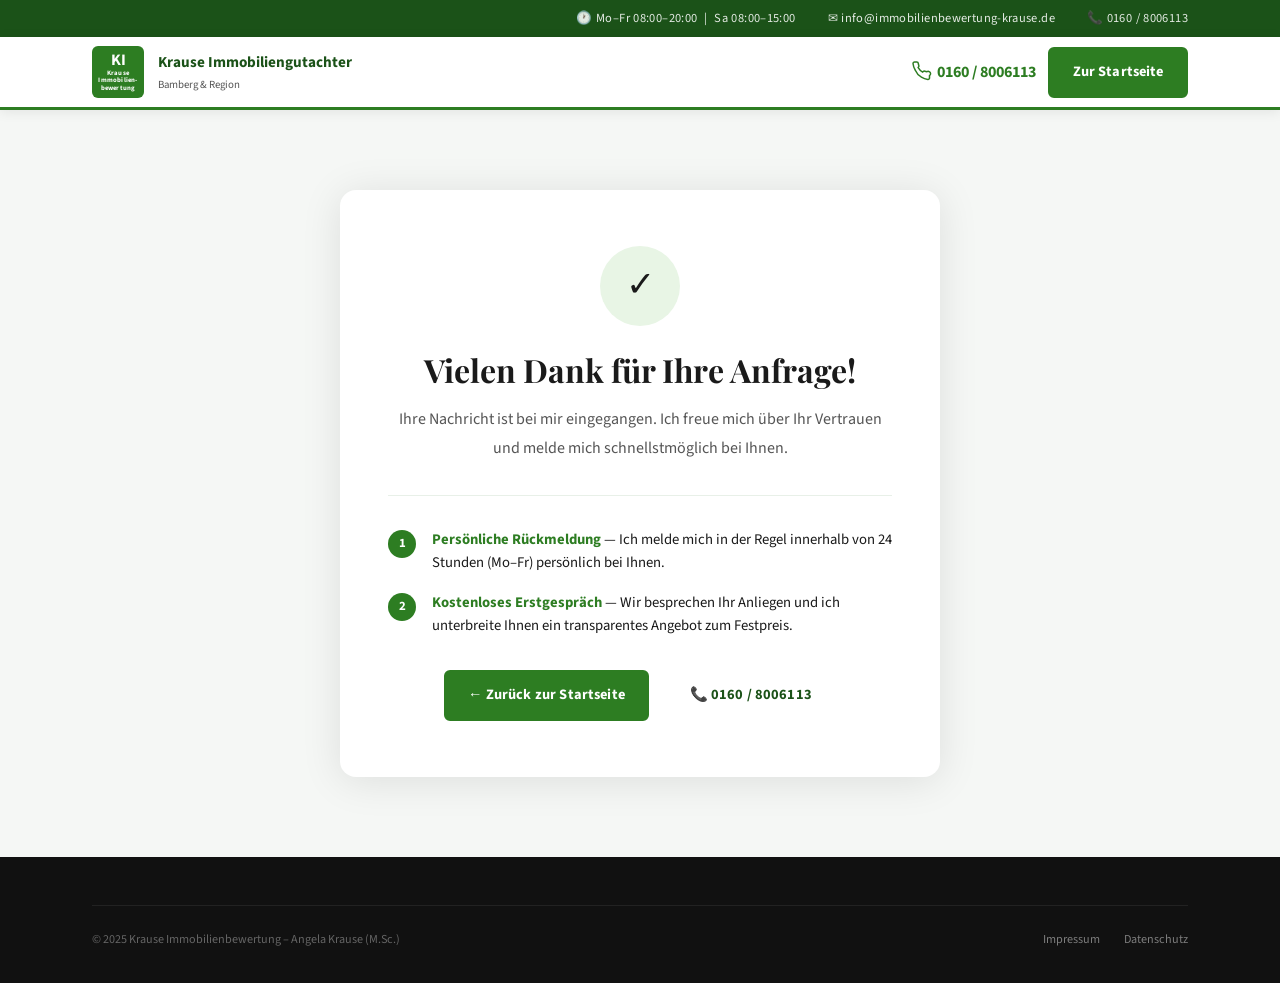
<file: danke.html>
﻿<!DOCTYPE html>
<html lang="de">
<head>
  <!-- GTM Consent Mode Default -->
  <script>
    window.dataLayer = window.dataLayer || [];
    function gtag(){dataLayer.push(arguments);}
    gtag('consent', 'default', {
      'ad_storage': 'denied',
      'ad_user_data': 'denied',
      'ad_personalization': 'denied',
      'analytics_storage': 'denied',
      'functionality_storage': 'denied',
      'personalization_storage': 'denied',
      'security_storage': 'denied',
      'wait_for_update': 1000,
      'region': ['AT','BE','BG','HR','CY','CZ','DK','EE','FI','FR','DE','GR','HU','IE','IS','IT','LV','LI','LT','LU','MT','NL','NO','PL','PT','RO','SK','SI','ES','SE','GB','CH']
    });
    gtag('consent', 'default', {
      'ad_storage': 'granted',
      'ad_user_data': 'granted',
      'ad_personalization': 'granted',
      'analytics_storage': 'granted',
      'functionality_storage': 'granted',
      'personalization_storage': 'granted',
      'security_storage': 'granted'
    });
  </script>
  <!-- Google Tag Manager -->
  <script>(function(w,d,s,l,i){w[l]=w[l]||[];w[l].push({'gtm.start':
  new Date().getTime(),event:'gtm.js'});var f=d.getElementsByTagName(s)[0],
  j=d.createElement(s),dl=l!='dataLayer'?'&l='+l:'';j.async=true;j.src=
  'https://www.googletagmanager.com/gtm.js?id='+i+dl;f.parentNode.insertBefore(j,f);
  })(window,document,'script','dataLayer','GTM-KH98G2V6');</script>
  <!-- End Google Tag Manager -->
  <meta charset="UTF-8">
  <link rel="icon" href="/favicon.ico" sizes="48x48">
  <link rel="icon" type="image/png" sizes="96x96" href="/favicon-96x96.png">
  <link rel="icon" type="image/png" sizes="192x192" href="/icon-192.png">
  <link rel="icon" type="image/svg+xml" href="/favicon.svg">
  <link rel="apple-touch-icon" sizes="180x180" href="/apple-touch-icon.png">
  <meta name="viewport" content="width=device-width, initial-scale=1.0">
  <title>Vielen Dank – Angela Krause Immobilienbewertung</title>
  <meta name="robots" content="noindex,nofollow">
  <link rel="stylesheet" href="fonts.css">
  <link rel="stylesheet" href="style.css">
  <style>
    .danke-page {
      min-height: 80vh;
      display: flex;
      align-items: center;
      justify-content: center;
      padding: 80px 0;
      background: var(--bg2);
    }
    .danke-card {
      background: #fff;
      border-radius: 16px;
      padding: 3.5rem 3rem;
      box-shadow: 0 4px 40px rgba(0,0,0,0.10);
      max-width: 600px;
      width: 100%;
      text-align: center;
    }
    .danke-icon {
      width: 80px; height: 80px;
      background: var(--accent-light);
      border-radius: 50%;
      display: flex; align-items: center; justify-content: center;
      margin: 0 auto 1.5rem;
      font-size: 2.2rem;
    }
    .danke-card h1 {
      font-family: 'Playfair Display', serif;
      font-size: 2rem;
      color: var(--dark, #1a1a1a);
      margin-bottom: 1rem;
    }
    .danke-card p {
      font-size: 1rem;
      color: var(--muted);
      line-height: 1.8;
      margin-bottom: 0.6rem;
    }
    .danke-divider {
      border: none;
      border-top: 1px solid var(--bg3);
      margin: 2rem 0;
    }
    .danke-steps {
      text-align: left;
      margin-bottom: 2rem;
    }
    .danke-step {
      display: flex;
      align-items: flex-start;
      gap: 1rem;
      margin-bottom: 1rem;
    }
    .danke-step-num {
      width: 28px; height: 28px; min-width: 28px;
      background: var(--primary);
      color: #fff;
      border-radius: 50%;
      display: flex; align-items: center; justify-content: center;
      font-size: 0.8rem;
      font-weight: 700;
      margin-top: 2px;
    }
    .danke-step-text {
      font-size: 0.92rem;
      color: var(--text, #1a1a1a);
      line-height: 1.6;
    }
    .danke-step-text strong { color: var(--primary); }
    .danke-actions {
      display: flex;
      gap: 1rem;
      justify-content: center;
      flex-wrap: wrap;
    }
    .danke-timer {
      font-size: 0.8rem;
      color: var(--muted-light, #888);
      margin-top: 1.5rem;
    }
    #countdown { font-weight: 700; color: var(--primary); }
    @media (max-width: 640px) {
      .danke-card { padding: 2rem 1.5rem; }
      .danke-card h1 { font-size: 1.6rem; }
    }
  </style>
</head>
<body>
<!-- GTM noscript -->
<noscript><iframe src="https://www.googletagmanager.com/ns.html?id=GTM-KH98G2V6" height="0" width="0" style="display:none;visibility:hidden"></iframe></noscript>
<!-- End GTM noscript -->

<!-- TOPBAR -->
<div class="topbar">
  <div class="container">
    <span class="opening">🕐 Mo–Fr 08:00–20:00 &nbsp;|&nbsp; Sa 08:00–15:00</span>
    <a href="mailto:info@immobilienbewertung-krause.de">✉ info@immobilienbewertung-krause.de</a>
    <a href="tel:+491608006113">📞 0160 / 8006113</a>
  </div>
</div>

<!-- NAV -->
<nav id="nav">
  <div class="container">
    <div class="nav-inner">
      <a href="index.html" class="nav-logo">
        <div class="logo-icon">
          <div class="logo-icon-inner">
            <span class="logo-ki">KI</span>
            <span class="logo-name">Krause<br>Immobilien-<br>bewertung</span>
          </div>
        </div>
        <div class="logo-wordmark">
          <span class="logo-main">Krause Immobiliengutachter</span>
          <span class="logo-sub">Bamberg &amp; Region</span>
        </div>
      </a>
      <div class="nav-phone-wrap">
        <a href="tel:+491608006113" class="nav-phone">
          <svg viewBox="0 0 24 24" fill="none" stroke="currentColor" stroke-width="2"><path d="M22 16.92v3a2 2 0 01-2.18 2 19.79 19.79 0 01-8.63-3.07A19.5 19.5 0 013.07 9.63 19.79 19.79 0 01.06 1a2 2 0 012-2.18h3a2 2 0 012 1.72c.127.96.361 1.903.7 2.81a2 2 0 01-.45 2.11L6.91 6.07a16 16 0 006.02 6.02l.71-.71a2 2 0 012.11-.45c.907.339 1.85.573 2.81.7A2 2 0 0122 16.92z"/></svg>
          0160 / 8006113
        </a>
        <a href="index.html" class="btn btn-primary">Zur Startseite</a>
      </div>
    </div>
  </div>
</nav>

<!-- DANKESSEITE -->
<section class="danke-page">
  <div class="container">
    <div class="danke-card">

      <div class="danke-icon">✓</div>

      <h1>Vielen Dank für Ihre Anfrage!</h1>
      <p>Ihre Nachricht ist bei mir eingegangen. Ich freue mich über Ihr Vertrauen und melde mich schnellstmöglich bei Ihnen.</p>

      <hr class="danke-divider">

      <div class="danke-steps">
        <div class="danke-step">
          <div class="danke-step-num">1</div>
          <div class="danke-step-text"><strong>Persönliche Rückmeldung</strong> — Ich melde mich in der Regel innerhalb von 24 Stunden (Mo–Fr) persönlich bei Ihnen.</div>
        </div>
        <div class="danke-step">
          <div class="danke-step-num">2</div>
          <div class="danke-step-text"><strong>Kostenloses Erstgespräch</strong> — Wir besprechen Ihr Anliegen und ich unterbreite Ihnen ein transparentes Angebot zum Festpreis.</div>
        </div>
      </div>

      <div class="danke-actions">
        <a href="index.html" class="btn btn-primary">← Zurück zur Startseite</a>
        <a href="tel:+491608006113" class="btn btn-white">📞 0160 / 8006113</a>
      </div>


    </div>
  </div>
</section>

<!-- FOOTER -->
<footer id="footer">
  <div class="container">
    <div class="footer-bottom">
      <span>© 2025 Krause Immobilienbewertung – Angela Krause (M.Sc.)</span>
      <div class="footer-links">
        <a href="impressum.html" target="_blank">Impressum</a>
        <a href="datenschutz.html" target="_blank">Datenschutz</a>
      </div>
    </div>
  </div>
</footer>

<script>
'use strict';
(function() {
  var STORAGE_KEY = 'krause_immo_consent';
  try {
    var raw = localStorage.getItem(STORAGE_KEY);
    if (!raw) return;
    var data = JSON.parse(raw);
    if (data.expires && Date.now() > data.expires) return;
    gtag('consent', 'update', {
      'ad_storage':         data.marketing ? 'granted' : 'denied',
      'ad_user_data':       data.marketing ? 'granted' : 'denied',
      'ad_personalization': data.marketing ? 'granted' : 'denied',
      'analytics_storage':  data.marketing ? 'granted' : 'denied',
      'functionality_storage':   data.marketing ? 'granted' : 'denied',
      'personalization_storage': data.marketing ? 'granted' : 'denied',
      'security_storage': 'denied'
    });
    window.dataLayer = window.dataLayer || [];
    window.dataLayer.push({ 'event': 'consent_update', 'gtm_consent': data.gtm ? 'granted' : 'denied', 'marketing_consent': data.marketing ? 'granted' : 'denied' });
  } catch(e) {}
})();
</script>
  <script src="ad-params.js" defer></script>
</body>
</html>
</file>
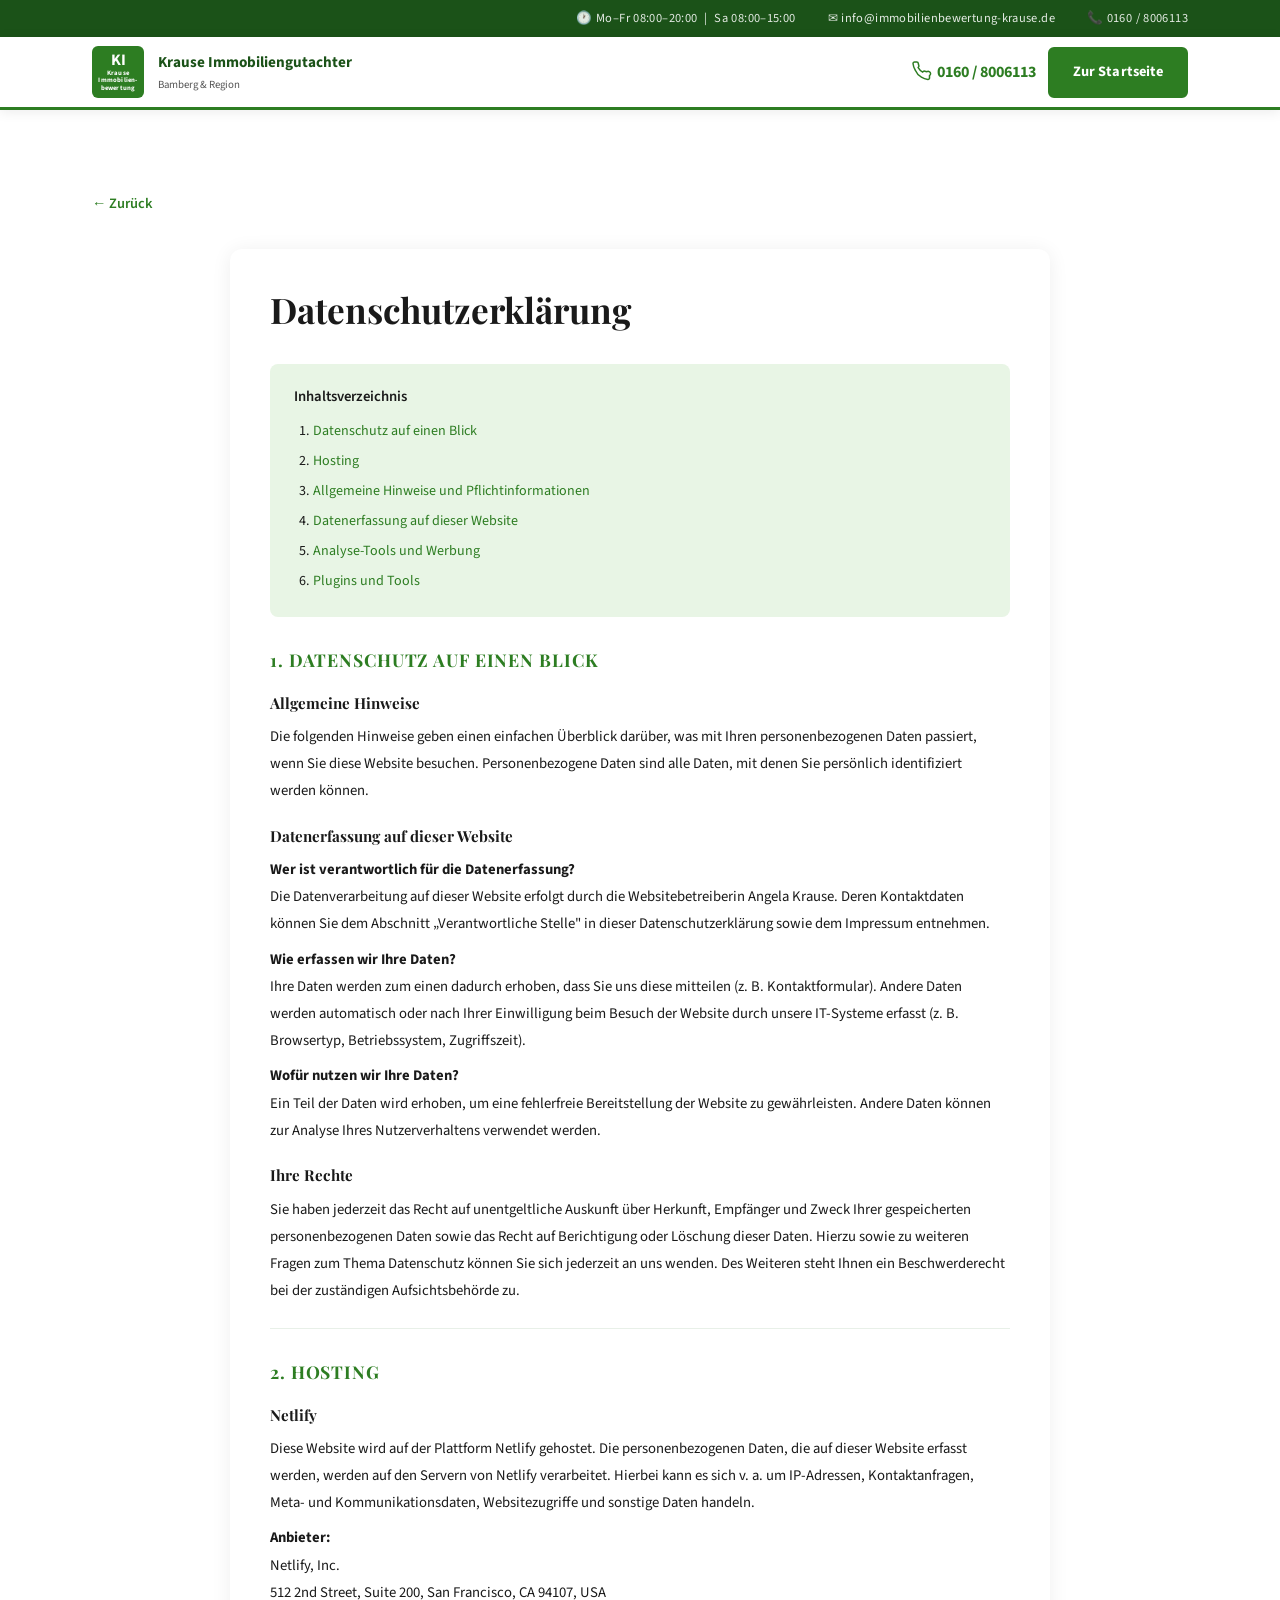
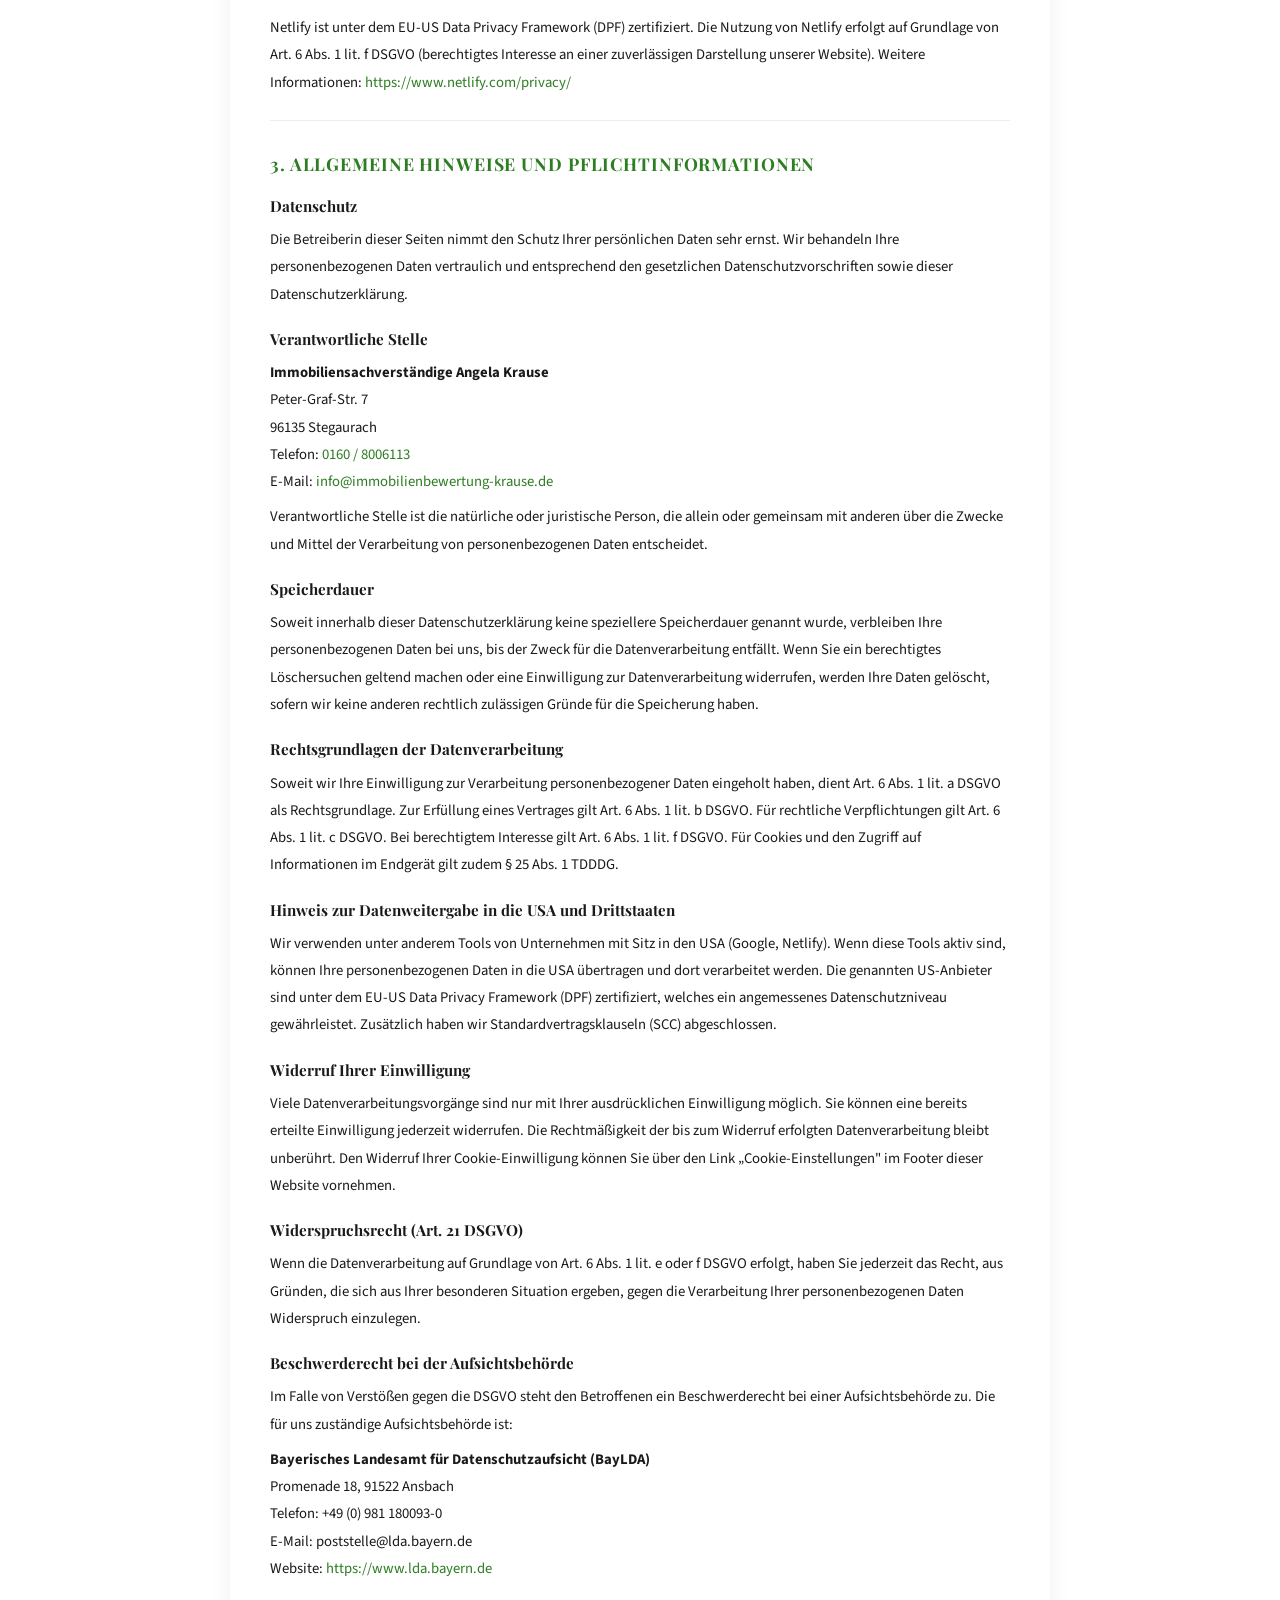
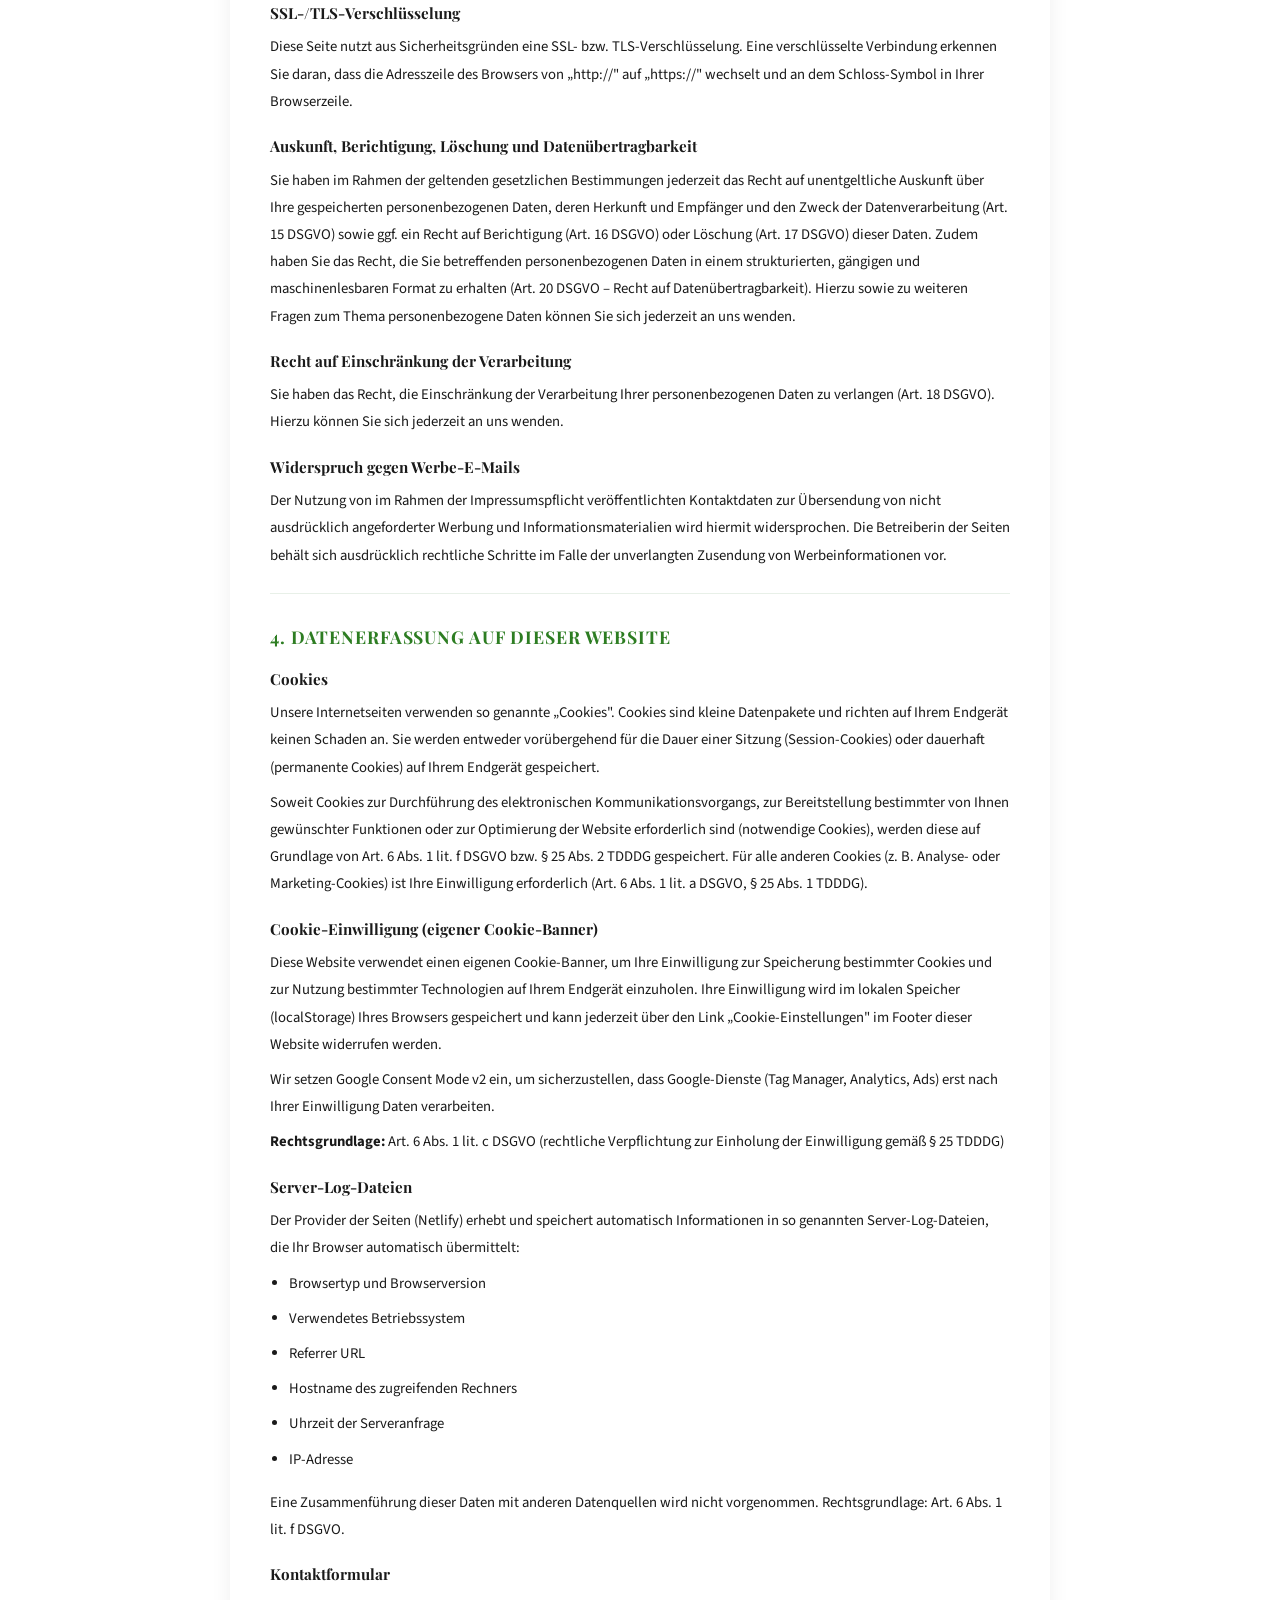
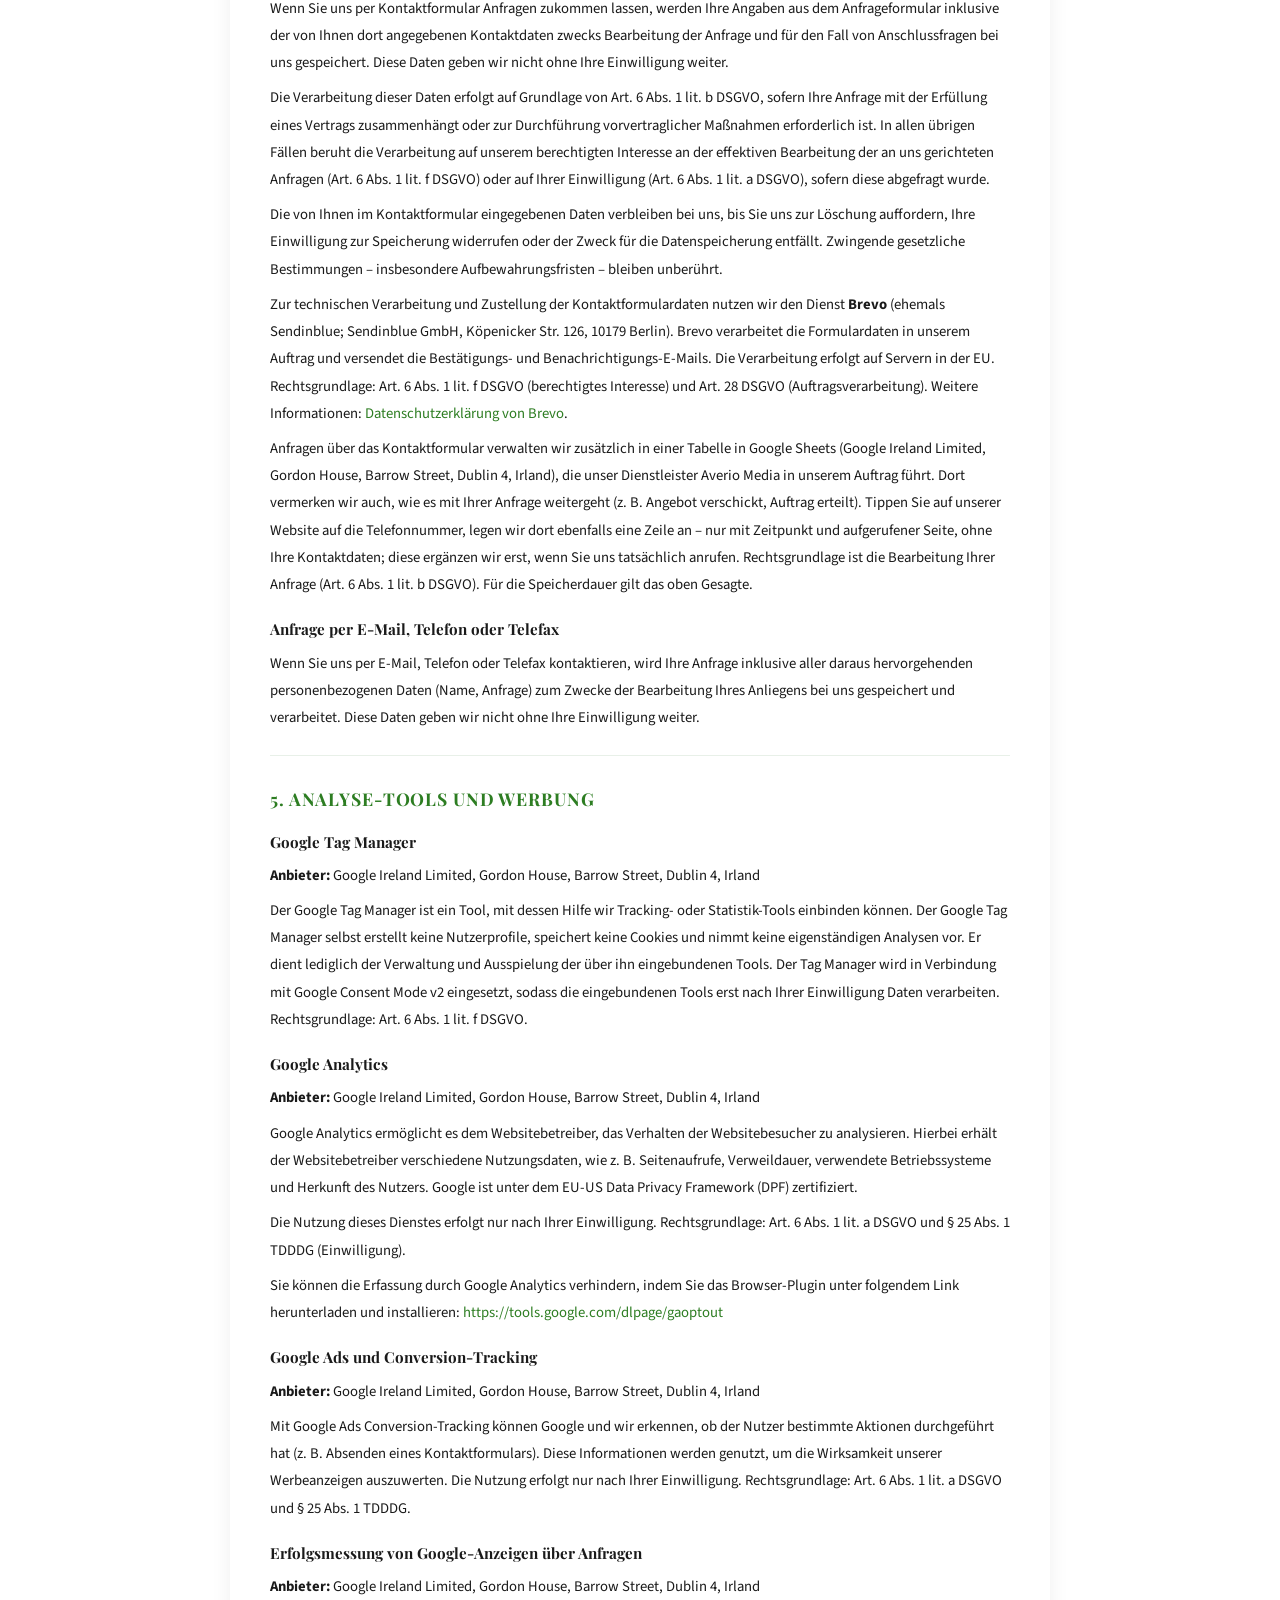
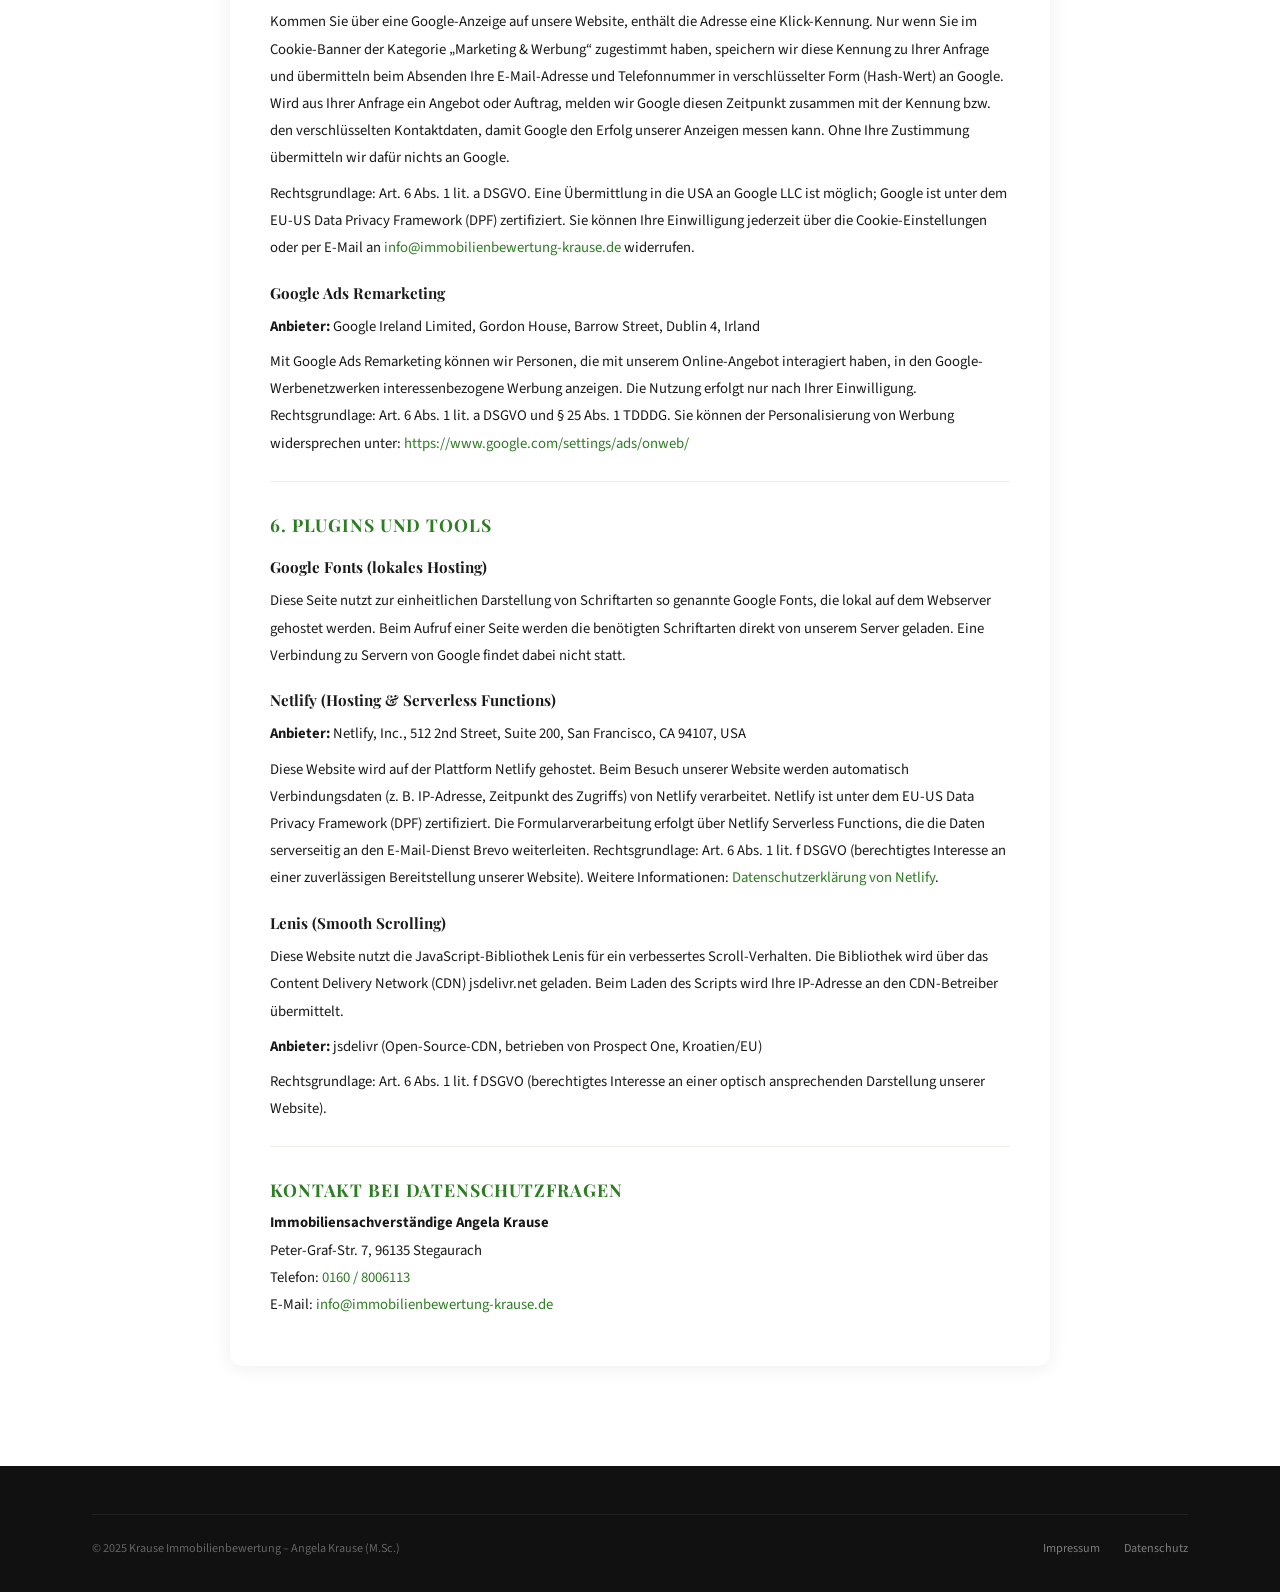
<file: datenschutz.html>
﻿<!DOCTYPE html>
<html lang="de">
<head>
  <!-- GTM Consent Mode Default -->
  <script>
    window.dataLayer = window.dataLayer || [];
    function gtag(){dataLayer.push(arguments);}
    gtag('consent', 'default', {
      'ad_storage': 'denied',
      'ad_user_data': 'denied',
      'ad_personalization': 'denied',
      'analytics_storage': 'denied',
      'functionality_storage': 'denied',
      'personalization_storage': 'denied',
      'security_storage': 'denied',
      'wait_for_update': 1000,
      'region': ['AT','BE','BG','HR','CY','CZ','DK','EE','FI','FR','DE','GR','HU','IE','IS','IT','LV','LI','LT','LU','MT','NL','NO','PL','PT','RO','SK','SI','ES','SE','GB','CH']
    });
    gtag('consent', 'default', {
      'ad_storage': 'granted',
      'ad_user_data': 'granted',
      'ad_personalization': 'granted',
      'analytics_storage': 'granted',
      'functionality_storage': 'granted',
      'personalization_storage': 'granted',
      'security_storage': 'granted'
    });
  </script>
  <!-- Google Tag Manager -->
  <script>(function(w,d,s,l,i){w[l]=w[l]||[];w[l].push({'gtm.start':
  new Date().getTime(),event:'gtm.js'});var f=d.getElementsByTagName(s)[0],
  j=d.createElement(s),dl=l!='dataLayer'?'&l='+l:'';j.async=true;j.src=
  'https://www.googletagmanager.com/gtm.js?id='+i+dl;f.parentNode.insertBefore(j,f);
  })(window,document,'script','dataLayer','GTM-KH98G2V6');</script>
  <!-- End Google Tag Manager -->
  <meta charset="UTF-8">
  <link rel="icon" href="/favicon.ico" sizes="48x48">
  <link rel="icon" type="image/png" sizes="96x96" href="/favicon-96x96.png">
  <link rel="icon" type="image/png" sizes="192x192" href="/icon-192.png">
  <link rel="icon" type="image/svg+xml" href="/favicon.svg">
  <link rel="apple-touch-icon" sizes="180x180" href="/apple-touch-icon.png">
  <meta name="viewport" content="width=device-width, initial-scale=1.0">
  <title>Datenschutzerklärung – Angela Krause Immobilienbewertung</title>
  <meta name="robots" content="noindex,nofollow">
  <link rel="stylesheet" href="fonts.css">
  <link rel="stylesheet" href="style.css">
  <style>
    .legal-page { padding: 80px 0 100px; min-height: 70vh; }
    .legal-page h1 { font-family: 'Playfair Display', serif; font-size: 2.2rem; color: var(--dark); margin-bottom: 2rem; }
    .legal-page h2 { font-size: 1.1rem; font-weight: 700; color: var(--primary); margin: 2rem 0 0.5rem; text-transform: uppercase; letter-spacing: 0.05em; }
    .legal-page h3 { font-size: 0.95rem; font-weight: 700; color: var(--dark); margin: 1.2rem 0 0.4rem; }
    .legal-page p, .legal-page li { font-size: 0.92rem; color: var(--text); line-height: 1.85; margin-bottom: 0.5rem; }
    .legal-page a { color: var(--primary); word-break: break-all; }
    .legal-page ul { padding-left: 1.2rem; margin-bottom: 1rem; }
    .legal-card { background: #fff; border-radius: 12px; padding: 2.5rem; box-shadow: 0 2px 20px rgba(0,0,0,0.07); max-width: 820px; margin: 0 auto; }
    .back-link { display: inline-flex; align-items: center; gap: 0.5rem; color: var(--primary); font-size: 0.9rem; font-weight: 600; margin-bottom: 2rem; text-decoration: none; }
    .back-link:hover { text-decoration: underline; }
    .legal-divider { border: none; border-top: 1px solid #e8f0e8; margin: 1.5rem 0; }
    .toc { background: var(--accent-light); border-radius: 8px; padding: 1.2rem 1.5rem; margin-bottom: 2rem; }
    .toc p { font-weight: 600; margin-bottom: 0.5rem; color: var(--dark); }
    .toc ol { padding-left: 1.2rem; margin: 0; }
    .toc li { font-size: 0.88rem; margin-bottom: 0.25rem; }
    .toc a { text-decoration: none; }
    .toc a:hover { text-decoration: underline; }
  </style>
</head>
<body>
<!-- GTM noscript -->
<noscript><iframe src="https://www.googletagmanager.com/ns.html?id=GTM-KH98G2V6" height="0" width="0" style="display:none;visibility:hidden"></iframe></noscript>
<!-- End GTM noscript -->

<!-- TOPBAR -->
<div class="topbar">
  <div class="container">
    <span class="opening">🕐 Mo–Fr 08:00–20:00 &nbsp;|&nbsp; Sa 08:00–15:00</span>
    <a href="mailto:info@immobilienbewertung-krause.de">✉ info@immobilienbewertung-krause.de</a>
    <a href="tel:+491608006113">📞 0160 / 8006113</a>
  </div>
</div>

<!-- NAV -->
<nav id="nav">
  <div class="container">
    <div class="nav-inner">
      <a href="index.html" class="nav-logo">
        <div class="logo-icon">
          <div class="logo-icon-inner">
            <span class="logo-ki">KI</span>
            <span class="logo-name">Krause<br>Immobilien-<br>bewertung</span>
          </div>
        </div>
        <div class="logo-wordmark">
          <span class="logo-main">Krause Immobiliengutachter</span>
          <span class="logo-sub">Bamberg &amp; Region</span>
        </div>
      </a>
      <div class="nav-phone-wrap">
        <a href="tel:+491608006113" class="nav-phone">
          <svg viewBox="0 0 24 24" fill="none" stroke="currentColor" stroke-width="2"><path d="M22 16.92v3a2 2 0 01-2.18 2 19.79 19.79 0 01-8.63-3.07A19.5 19.5 0 013.07 9.63 19.79 19.79 0 01.06 1a2 2 0 012-2.18h3a2 2 0 012 1.72c.127.96.361 1.903.7 2.81a2 2 0 01-.45 2.11L6.91 6.07a16 16 0 006.02 6.02l.71-.71a2 2 0 012.11-.45c.907.339 1.85.573 2.81.7A2 2 0 0122 16.92z"/></svg>
          0160 / 8006113
        </a>
        <a href="index.html" class="btn btn-primary">Zur Startseite</a>
      </div>
    </div>
  </div>
</nav>

<!-- DATENSCHUTZ -->
<section class="legal-page">
  <div class="container">
    <a href="javascript:history.back()" class="back-link">← Zurück</a>
    <div class="legal-card">
      <h1>Datenschutzerklärung</h1>

      <div class="toc">
        <p>Inhaltsverzeichnis</p>
        <ol>
          <li><a href="#abschnitt1">Datenschutz auf einen Blick</a></li>
          <li><a href="#abschnitt2">Hosting</a></li>
          <li><a href="#abschnitt3">Allgemeine Hinweise und Pflichtinformationen</a></li>
          <li><a href="#abschnitt4">Datenerfassung auf dieser Website</a></li>
          <li><a href="#abschnitt5">Analyse-Tools und Werbung</a></li>
          <li><a href="#abschnitt6">Plugins und Tools</a></li>
        </ol>
      </div>

      <!-- 1 -->
      <h2 id="abschnitt1">1. Datenschutz auf einen Blick</h2>

      <h3>Allgemeine Hinweise</h3>
      <p>Die folgenden Hinweise geben einen einfachen Überblick darüber, was mit Ihren personenbezogenen Daten passiert, wenn Sie diese Website besuchen. Personenbezogene Daten sind alle Daten, mit denen Sie persönlich identifiziert werden können.</p>

      <h3>Datenerfassung auf dieser Website</h3>
      <p><strong>Wer ist verantwortlich für die Datenerfassung?</strong><br>
      Die Datenverarbeitung auf dieser Website erfolgt durch die Websitebetreiberin Angela Krause. Deren Kontaktdaten können Sie dem Abschnitt „Verantwortliche Stelle" in dieser Datenschutzerklärung sowie dem Impressum entnehmen.</p>
      <p><strong>Wie erfassen wir Ihre Daten?</strong><br>
      Ihre Daten werden zum einen dadurch erhoben, dass Sie uns diese mitteilen (z. B. Kontaktformular). Andere Daten werden automatisch oder nach Ihrer Einwilligung beim Besuch der Website durch unsere IT-Systeme erfasst (z. B. Browsertyp, Betriebssystem, Zugriffszeit).</p>
      <p><strong>Wofür nutzen wir Ihre Daten?</strong><br>
      Ein Teil der Daten wird erhoben, um eine fehlerfreie Bereitstellung der Website zu gewährleisten. Andere Daten können zur Analyse Ihres Nutzerverhaltens verwendet werden.</p>

      <h3>Ihre Rechte</h3>
      <p>Sie haben jederzeit das Recht auf unentgeltliche Auskunft über Herkunft, Empfänger und Zweck Ihrer gespeicherten personenbezogenen Daten sowie das Recht auf Berichtigung oder Löschung dieser Daten. Hierzu sowie zu weiteren Fragen zum Thema Datenschutz können Sie sich jederzeit an uns wenden. Des Weiteren steht Ihnen ein Beschwerderecht bei der zuständigen Aufsichtsbehörde zu.</p>

      <hr class="legal-divider">

      <!-- 2 -->
      <h2 id="abschnitt2">2. Hosting</h2>

      <h3>Netlify</h3>
      <p>Diese Website wird auf der Plattform Netlify gehostet. Die personenbezogenen Daten, die auf dieser Website erfasst werden, werden auf den Servern von Netlify verarbeitet. Hierbei kann es sich v. a. um IP-Adressen, Kontaktanfragen, Meta- und Kommunikationsdaten, Websitezugriffe und sonstige Daten handeln.</p>
      <p><strong>Anbieter:</strong><br>
      Netlify, Inc.<br>
      512 2nd Street, Suite 200, San Francisco, CA 94107, USA</p>
      <p>Netlify ist unter dem EU-US Data Privacy Framework (DPF) zertifiziert. Die Nutzung von Netlify erfolgt auf Grundlage von Art. 6 Abs. 1 lit. f DSGVO (berechtigtes Interesse an einer zuverlässigen Darstellung unserer Website). Weitere Informationen: <a href="https://www.netlify.com/privacy/" target="_blank" rel="noopener">https://www.netlify.com/privacy/</a></p>

      <hr class="legal-divider">

      <!-- 3 -->
      <h2 id="abschnitt3">3. Allgemeine Hinweise und Pflichtinformationen</h2>

      <h3>Datenschutz</h3>
      <p>Die Betreiberin dieser Seiten nimmt den Schutz Ihrer persönlichen Daten sehr ernst. Wir behandeln Ihre personenbezogenen Daten vertraulich und entsprechend den gesetzlichen Datenschutzvorschriften sowie dieser Datenschutzerklärung.</p>

      <h3>Verantwortliche Stelle</h3>
      <p><strong>Immobiliensachverständige Angela Krause</strong><br>
      Peter-Graf-Str. 7<br>
      96135 Stegaurach<br>
      Telefon: <a href="tel:+491608006113">0160 / 8006113</a><br>
      E-Mail: <a href="mailto:info@immobilienbewertung-krause.de">info@immobilienbewertung-krause.de</a></p>
      <p>Verantwortliche Stelle ist die natürliche oder juristische Person, die allein oder gemeinsam mit anderen über die Zwecke und Mittel der Verarbeitung von personenbezogenen Daten entscheidet.</p>

      <h3>Speicherdauer</h3>
      <p>Soweit innerhalb dieser Datenschutzerklärung keine speziellere Speicherdauer genannt wurde, verbleiben Ihre personenbezogenen Daten bei uns, bis der Zweck für die Datenverarbeitung entfällt. Wenn Sie ein berechtigtes Löschersuchen geltend machen oder eine Einwilligung zur Datenverarbeitung widerrufen, werden Ihre Daten gelöscht, sofern wir keine anderen rechtlich zulässigen Gründe für die Speicherung haben.</p>

      <h3>Rechtsgrundlagen der Datenverarbeitung</h3>
      <p>Soweit wir Ihre Einwilligung zur Verarbeitung personenbezogener Daten eingeholt haben, dient Art. 6 Abs. 1 lit. a DSGVO als Rechtsgrundlage. Zur Erfüllung eines Vertrages gilt Art. 6 Abs. 1 lit. b DSGVO. Für rechtliche Verpflichtungen gilt Art. 6 Abs. 1 lit. c DSGVO. Bei berechtigtem Interesse gilt Art. 6 Abs. 1 lit. f DSGVO. Für Cookies und den Zugriff auf Informationen im Endgerät gilt zudem § 25 Abs. 1 TDDDG.</p>

      <h3>Hinweis zur Datenweitergabe in die USA und Drittstaaten</h3>
      <p>Wir verwenden unter anderem Tools von Unternehmen mit Sitz in den USA (Google, Netlify). Wenn diese Tools aktiv sind, können Ihre personenbezogenen Daten in die USA übertragen und dort verarbeitet werden. Die genannten US-Anbieter sind unter dem EU-US Data Privacy Framework (DPF) zertifiziert, welches ein angemessenes Datenschutzniveau gewährleistet. Zusätzlich haben wir Standardvertragsklauseln (SCC) abgeschlossen.</p>

      <h3>Widerruf Ihrer Einwilligung</h3>
      <p>Viele Datenverarbeitungsvorgänge sind nur mit Ihrer ausdrücklichen Einwilligung möglich. Sie können eine bereits erteilte Einwilligung jederzeit widerrufen. Die Rechtmäßigkeit der bis zum Widerruf erfolgten Datenverarbeitung bleibt unberührt. Den Widerruf Ihrer Cookie-Einwilligung können Sie über den Link „Cookie-Einstellungen" im Footer dieser Website vornehmen.</p>

      <h3>Widerspruchsrecht (Art. 21 DSGVO)</h3>
      <p>Wenn die Datenverarbeitung auf Grundlage von Art. 6 Abs. 1 lit. e oder f DSGVO erfolgt, haben Sie jederzeit das Recht, aus Gründen, die sich aus Ihrer besonderen Situation ergeben, gegen die Verarbeitung Ihrer personenbezogenen Daten Widerspruch einzulegen.</p>

      <h3>Beschwerderecht bei der Aufsichtsbehörde</h3>
      <p>Im Falle von Verstößen gegen die DSGVO steht den Betroffenen ein Beschwerderecht bei einer Aufsichtsbehörde zu. Die für uns zuständige Aufsichtsbehörde ist:</p>
      <p><strong>Bayerisches Landesamt für Datenschutzaufsicht (BayLDA)</strong><br>
      Promenade 18, 91522 Ansbach<br>
      Telefon: +49 (0) 981 180093-0<br>
      E-Mail: poststelle@lda.bayern.de<br>
      Website: <a href="https://www.lda.bayern.de" target="_blank" rel="noopener">https://www.lda.bayern.de</a></p>

      <h3>SSL-/TLS-Verschlüsselung</h3>
      <p>Diese Seite nutzt aus Sicherheitsgründen eine SSL- bzw. TLS-Verschlüsselung. Eine verschlüsselte Verbindung erkennen Sie daran, dass die Adresszeile des Browsers von „http://" auf „https://" wechselt und an dem Schloss-Symbol in Ihrer Browserzeile.</p>

      <h3>Auskunft, Berichtigung, Löschung und Datenübertragbarkeit</h3>
      <p>Sie haben im Rahmen der geltenden gesetzlichen Bestimmungen jederzeit das Recht auf unentgeltliche Auskunft über Ihre gespeicherten personenbezogenen Daten, deren Herkunft und Empfänger und den Zweck der Datenverarbeitung (Art. 15 DSGVO) sowie ggf. ein Recht auf Berichtigung (Art. 16 DSGVO) oder Löschung (Art. 17 DSGVO) dieser Daten. Zudem haben Sie das Recht, die Sie betreffenden personenbezogenen Daten in einem strukturierten, gängigen und maschinenlesbaren Format zu erhalten (Art. 20 DSGVO – Recht auf Datenübertragbarkeit). Hierzu sowie zu weiteren Fragen zum Thema personenbezogene Daten können Sie sich jederzeit an uns wenden.</p>

      <h3>Recht auf Einschränkung der Verarbeitung</h3>
      <p>Sie haben das Recht, die Einschränkung der Verarbeitung Ihrer personenbezogenen Daten zu verlangen (Art. 18 DSGVO). Hierzu können Sie sich jederzeit an uns wenden.</p>

      <h3>Widerspruch gegen Werbe-E-Mails</h3>
      <p>Der Nutzung von im Rahmen der Impressumspflicht veröffentlichten Kontaktdaten zur Übersendung von nicht ausdrücklich angeforderter Werbung und Informationsmaterialien wird hiermit widersprochen. Die Betreiberin der Seiten behält sich ausdrücklich rechtliche Schritte im Falle der unverlangten Zusendung von Werbeinformationen vor.</p>

      <hr class="legal-divider">

      <!-- 4 -->
      <h2 id="abschnitt4">4. Datenerfassung auf dieser Website</h2>

      <h3>Cookies</h3>
      <p>Unsere Internetseiten verwenden so genannte „Cookies". Cookies sind kleine Datenpakete und richten auf Ihrem Endgerät keinen Schaden an. Sie werden entweder vorübergehend für die Dauer einer Sitzung (Session-Cookies) oder dauerhaft (permanente Cookies) auf Ihrem Endgerät gespeichert.</p>
      <p>Soweit Cookies zur Durchführung des elektronischen Kommunikationsvorgangs, zur Bereitstellung bestimmter von Ihnen gewünschter Funktionen oder zur Optimierung der Website erforderlich sind (notwendige Cookies), werden diese auf Grundlage von Art. 6 Abs. 1 lit. f DSGVO bzw. § 25 Abs. 2 TDDDG gespeichert. Für alle anderen Cookies (z. B. Analyse- oder Marketing-Cookies) ist Ihre Einwilligung erforderlich (Art. 6 Abs. 1 lit. a DSGVO, § 25 Abs. 1 TDDDG).</p>

      <h3>Cookie-Einwilligung (eigener Cookie-Banner)</h3>
      <p>Diese Website verwendet einen eigenen Cookie-Banner, um Ihre Einwilligung zur Speicherung bestimmter Cookies und zur Nutzung bestimmter Technologien auf Ihrem Endgerät einzuholen. Ihre Einwilligung wird im lokalen Speicher (localStorage) Ihres Browsers gespeichert und kann jederzeit über den Link „Cookie-Einstellungen" im Footer dieser Website widerrufen werden.</p>
      <p>Wir setzen Google Consent Mode v2 ein, um sicherzustellen, dass Google-Dienste (Tag Manager, Analytics, Ads) erst nach Ihrer Einwilligung Daten verarbeiten.</p>
      <p><strong>Rechtsgrundlage:</strong> Art. 6 Abs. 1 lit. c DSGVO (rechtliche Verpflichtung zur Einholung der Einwilligung gemäß § 25 TDDDG)</p>

      <h3>Server-Log-Dateien</h3>
      <p>Der Provider der Seiten (Netlify) erhebt und speichert automatisch Informationen in so genannten Server-Log-Dateien, die Ihr Browser automatisch übermittelt:</p>
      <ul>
        <li>Browsertyp und Browserversion</li>
        <li>Verwendetes Betriebssystem</li>
        <li>Referrer URL</li>
        <li>Hostname des zugreifenden Rechners</li>
        <li>Uhrzeit der Serveranfrage</li>
        <li>IP-Adresse</li>
      </ul>
      <p>Eine Zusammenführung dieser Daten mit anderen Datenquellen wird nicht vorgenommen. Rechtsgrundlage: Art. 6 Abs. 1 lit. f DSGVO.</p>

      <h3>Kontaktformular</h3>
      <p>Wenn Sie uns per Kontaktformular Anfragen zukommen lassen, werden Ihre Angaben aus dem Anfrageformular inklusive der von Ihnen dort angegebenen Kontaktdaten zwecks Bearbeitung der Anfrage und für den Fall von Anschlussfragen bei uns gespeichert. Diese Daten geben wir nicht ohne Ihre Einwilligung weiter.</p>
      <p>Die Verarbeitung dieser Daten erfolgt auf Grundlage von Art. 6 Abs. 1 lit. b DSGVO, sofern Ihre Anfrage mit der Erfüllung eines Vertrags zusammenhängt oder zur Durchführung vorvertraglicher Maßnahmen erforderlich ist. In allen übrigen Fällen beruht die Verarbeitung auf unserem berechtigten Interesse an der effektiven Bearbeitung der an uns gerichteten Anfragen (Art. 6 Abs. 1 lit. f DSGVO) oder auf Ihrer Einwilligung (Art. 6 Abs. 1 lit. a DSGVO), sofern diese abgefragt wurde.</p>
      <p>Die von Ihnen im Kontaktformular eingegebenen Daten verbleiben bei uns, bis Sie uns zur Löschung auffordern, Ihre Einwilligung zur Speicherung widerrufen oder der Zweck für die Datenspeicherung entfällt. Zwingende gesetzliche Bestimmungen – insbesondere Aufbewahrungsfristen – bleiben unberührt.</p>
      <p>Zur technischen Verarbeitung und Zustellung der Kontaktformulardaten nutzen wir den Dienst <strong>Brevo</strong> (ehemals Sendinblue; Sendinblue GmbH, Köpenicker Str. 126, 10179 Berlin). Brevo verarbeitet die Formulardaten in unserem Auftrag und versendet die Bestätigungs- und Benachrichtigungs-E-Mails. Die Verarbeitung erfolgt auf Servern in der EU. Rechtsgrundlage: Art. 6 Abs. 1 lit. f DSGVO (berechtigtes Interesse) und Art. 28 DSGVO (Auftragsverarbeitung). Weitere Informationen: <a href="https://www.brevo.com/de/legal/privacypolicy/" target="_blank" rel="noopener">Datenschutzerklärung von Brevo</a>.</p>

      <p>Anfragen über das Kontaktformular verwalten wir zusätzlich in einer Tabelle in Google Sheets (Google Ireland Limited, Gordon House, Barrow Street, Dublin 4, Irland), die unser Dienstleister Averio Media in unserem Auftrag führt. Dort vermerken wir auch, wie es mit Ihrer Anfrage weitergeht (z. B. Angebot verschickt, Auftrag erteilt). Tippen Sie auf unserer Website auf die Telefonnummer, legen wir dort ebenfalls eine Zeile an – nur mit Zeitpunkt und aufgerufener Seite, ohne Ihre Kontaktdaten; diese ergänzen wir erst, wenn Sie uns tatsächlich anrufen. Rechtsgrundlage ist die Bearbeitung Ihrer Anfrage (Art. 6 Abs. 1 lit. b DSGVO). Für die Speicherdauer gilt das oben Gesagte.</p>

      <h3>Anfrage per E-Mail, Telefon oder Telefax</h3>
      <p>Wenn Sie uns per E-Mail, Telefon oder Telefax kontaktieren, wird Ihre Anfrage inklusive aller daraus hervorgehenden personenbezogenen Daten (Name, Anfrage) zum Zwecke der Bearbeitung Ihres Anliegens bei uns gespeichert und verarbeitet. Diese Daten geben wir nicht ohne Ihre Einwilligung weiter.</p>

      <hr class="legal-divider">

      <!-- 5 -->
      <h2 id="abschnitt5">5. Analyse-Tools und Werbung</h2>

      <h3>Google Tag Manager</h3>
      <p><strong>Anbieter:</strong> Google Ireland Limited, Gordon House, Barrow Street, Dublin 4, Irland</p>
      <p>Der Google Tag Manager ist ein Tool, mit dessen Hilfe wir Tracking- oder Statistik-Tools einbinden können. Der Google Tag Manager selbst erstellt keine Nutzerprofile, speichert keine Cookies und nimmt keine eigenständigen Analysen vor. Er dient lediglich der Verwaltung und Ausspielung der über ihn eingebundenen Tools. Der Tag Manager wird in Verbindung mit Google Consent Mode v2 eingesetzt, sodass die eingebundenen Tools erst nach Ihrer Einwilligung Daten verarbeiten. Rechtsgrundlage: Art. 6 Abs. 1 lit. f DSGVO.</p>

      <h3>Google Analytics</h3>
      <p><strong>Anbieter:</strong> Google Ireland Limited, Gordon House, Barrow Street, Dublin 4, Irland</p>
      <p>Google Analytics ermöglicht es dem Websitebetreiber, das Verhalten der Websitebesucher zu analysieren. Hierbei erhält der Websitebetreiber verschiedene Nutzungsdaten, wie z. B. Seitenaufrufe, Verweildauer, verwendete Betriebssysteme und Herkunft des Nutzers. Google ist unter dem EU-US Data Privacy Framework (DPF) zertifiziert.</p>
      <p>Die Nutzung dieses Dienstes erfolgt nur nach Ihrer Einwilligung. Rechtsgrundlage: Art. 6 Abs. 1 lit. a DSGVO und § 25 Abs. 1 TDDDG (Einwilligung).</p>
      <p>Sie können die Erfassung durch Google Analytics verhindern, indem Sie das Browser-Plugin unter folgendem Link herunterladen und installieren: <a href="https://tools.google.com/dlpage/gaoptout?hl=de" target="_blank" rel="noopener">https://tools.google.com/dlpage/gaoptout</a></p>

      <h3>Google Ads und Conversion-Tracking</h3>
      <p><strong>Anbieter:</strong> Google Ireland Limited, Gordon House, Barrow Street, Dublin 4, Irland</p>
      <p>Mit Google Ads Conversion-Tracking können Google und wir erkennen, ob der Nutzer bestimmte Aktionen durchgeführt hat (z. B. Absenden eines Kontaktformulars). Diese Informationen werden genutzt, um die Wirksamkeit unserer Werbeanzeigen auszuwerten. Die Nutzung erfolgt nur nach Ihrer Einwilligung. Rechtsgrundlage: Art. 6 Abs. 1 lit. a DSGVO und § 25 Abs. 1 TDDDG.</p>

      <h3>Erfolgsmessung von Google-Anzeigen über Anfragen</h3>
      <p><strong>Anbieter:</strong> Google Ireland Limited, Gordon House, Barrow Street, Dublin 4, Irland</p>
      <p>Kommen Sie über eine Google-Anzeige auf unsere Website, enthält die Adresse eine Klick-Kennung. Nur wenn Sie im Cookie-Banner der Kategorie „Marketing &amp; Werbung“ zugestimmt haben, speichern wir diese Kennung zu Ihrer Anfrage und übermitteln beim Absenden Ihre E-Mail-Adresse und Telefonnummer in verschlüsselter Form (Hash-Wert) an Google. Wird aus Ihrer Anfrage ein Angebot oder Auftrag, melden wir Google diesen Zeitpunkt zusammen mit der Kennung bzw. den verschlüsselten Kontaktdaten, damit Google den Erfolg unserer Anzeigen messen kann. Ohne Ihre Zustimmung übermitteln wir dafür nichts an Google.</p>
      <p>Rechtsgrundlage: Art. 6 Abs. 1 lit. a DSGVO. Eine Übermittlung in die USA an Google LLC ist möglich; Google ist unter dem EU-US Data Privacy Framework (DPF) zertifiziert. Sie können Ihre Einwilligung jederzeit über die Cookie-Einstellungen oder per E-Mail an <a href="mailto:info@immobilienbewertung-krause.de">info@immobilienbewertung-krause.de</a> widerrufen.</p>

      <h3>Google Ads Remarketing</h3>
      <p><strong>Anbieter:</strong> Google Ireland Limited, Gordon House, Barrow Street, Dublin 4, Irland</p>
      <p>Mit Google Ads Remarketing können wir Personen, die mit unserem Online-Angebot interagiert haben, in den Google-Werbenetzwerken interessenbezogene Werbung anzeigen. Die Nutzung erfolgt nur nach Ihrer Einwilligung. Rechtsgrundlage: Art. 6 Abs. 1 lit. a DSGVO und § 25 Abs. 1 TDDDG. Sie können der Personalisierung von Werbung widersprechen unter: <a href="https://www.google.com/settings/ads/onweb/" target="_blank" rel="noopener">https://www.google.com/settings/ads/onweb/</a></p>

      <hr class="legal-divider">

      <!-- 6 -->
      <h2 id="abschnitt6">6. Plugins und Tools</h2>

      <h3>Google Fonts (lokales Hosting)</h3>
      <p>Diese Seite nutzt zur einheitlichen Darstellung von Schriftarten so genannte Google Fonts, die lokal auf dem Webserver gehostet werden. Beim Aufruf einer Seite werden die benötigten Schriftarten direkt von unserem Server geladen. Eine Verbindung zu Servern von Google findet dabei nicht statt.</p>

      <h3>Netlify (Hosting & Serverless Functions)</h3>
      <p><strong>Anbieter:</strong> Netlify, Inc., 512 2nd Street, Suite 200, San Francisco, CA 94107, USA</p>
      <p>Diese Website wird auf der Plattform Netlify gehostet. Beim Besuch unserer Website werden automatisch Verbindungsdaten (z. B. IP-Adresse, Zeitpunkt des Zugriffs) von Netlify verarbeitet. Netlify ist unter dem EU-US Data Privacy Framework (DPF) zertifiziert. Die Formularverarbeitung erfolgt über Netlify Serverless Functions, die die Daten serverseitig an den E-Mail-Dienst Brevo weiterleiten. Rechtsgrundlage: Art. 6 Abs. 1 lit. f DSGVO (berechtigtes Interesse an einer zuverlässigen Bereitstellung unserer Website). Weitere Informationen: <a href="https://www.netlify.com/privacy/" target="_blank" rel="noopener">Datenschutzerklärung von Netlify</a>.</p>

      <h3>Lenis (Smooth Scrolling)</h3>
      <p>Diese Website nutzt die JavaScript-Bibliothek Lenis für ein verbessertes Scroll-Verhalten. Die Bibliothek wird über das Content Delivery Network (CDN) jsdelivr.net geladen. Beim Laden des Scripts wird Ihre IP-Adresse an den CDN-Betreiber übermittelt.</p>
      <p><strong>Anbieter:</strong> jsdelivr (Open-Source-CDN, betrieben von Prospect One, Kroatien/EU)</p>
      <p>Rechtsgrundlage: Art. 6 Abs. 1 lit. f DSGVO (berechtigtes Interesse an einer optisch ansprechenden Darstellung unserer Website).</p>

      <hr class="legal-divider">

      <h2>Kontakt bei Datenschutzfragen</h2>
      <p><strong>Immobiliensachverständige Angela Krause</strong><br>
      Peter-Graf-Str. 7, 96135 Stegaurach<br>
      Telefon: <a href="tel:+491608006113">0160 / 8006113</a><br>
      E-Mail: <a href="mailto:info@immobilienbewertung-krause.de">info@immobilienbewertung-krause.de</a></p>
    </div>
  </div>
</section>

<!-- FOOTER -->
<footer id="footer">
  <div class="container">
    <div class="footer-bottom">
      <span>© 2025 Krause Immobilienbewertung – Angela Krause (M.Sc.)</span>
      <div class="footer-links">
        <a href="impressum.html" target="_blank">Impressum</a>
        <a href="datenschutz.html" target="_blank">Datenschutz</a>
      </div>
    </div>
  </div>
</footer>

  <script src="ad-params.js" defer></script>
</body>
</html>
</file>
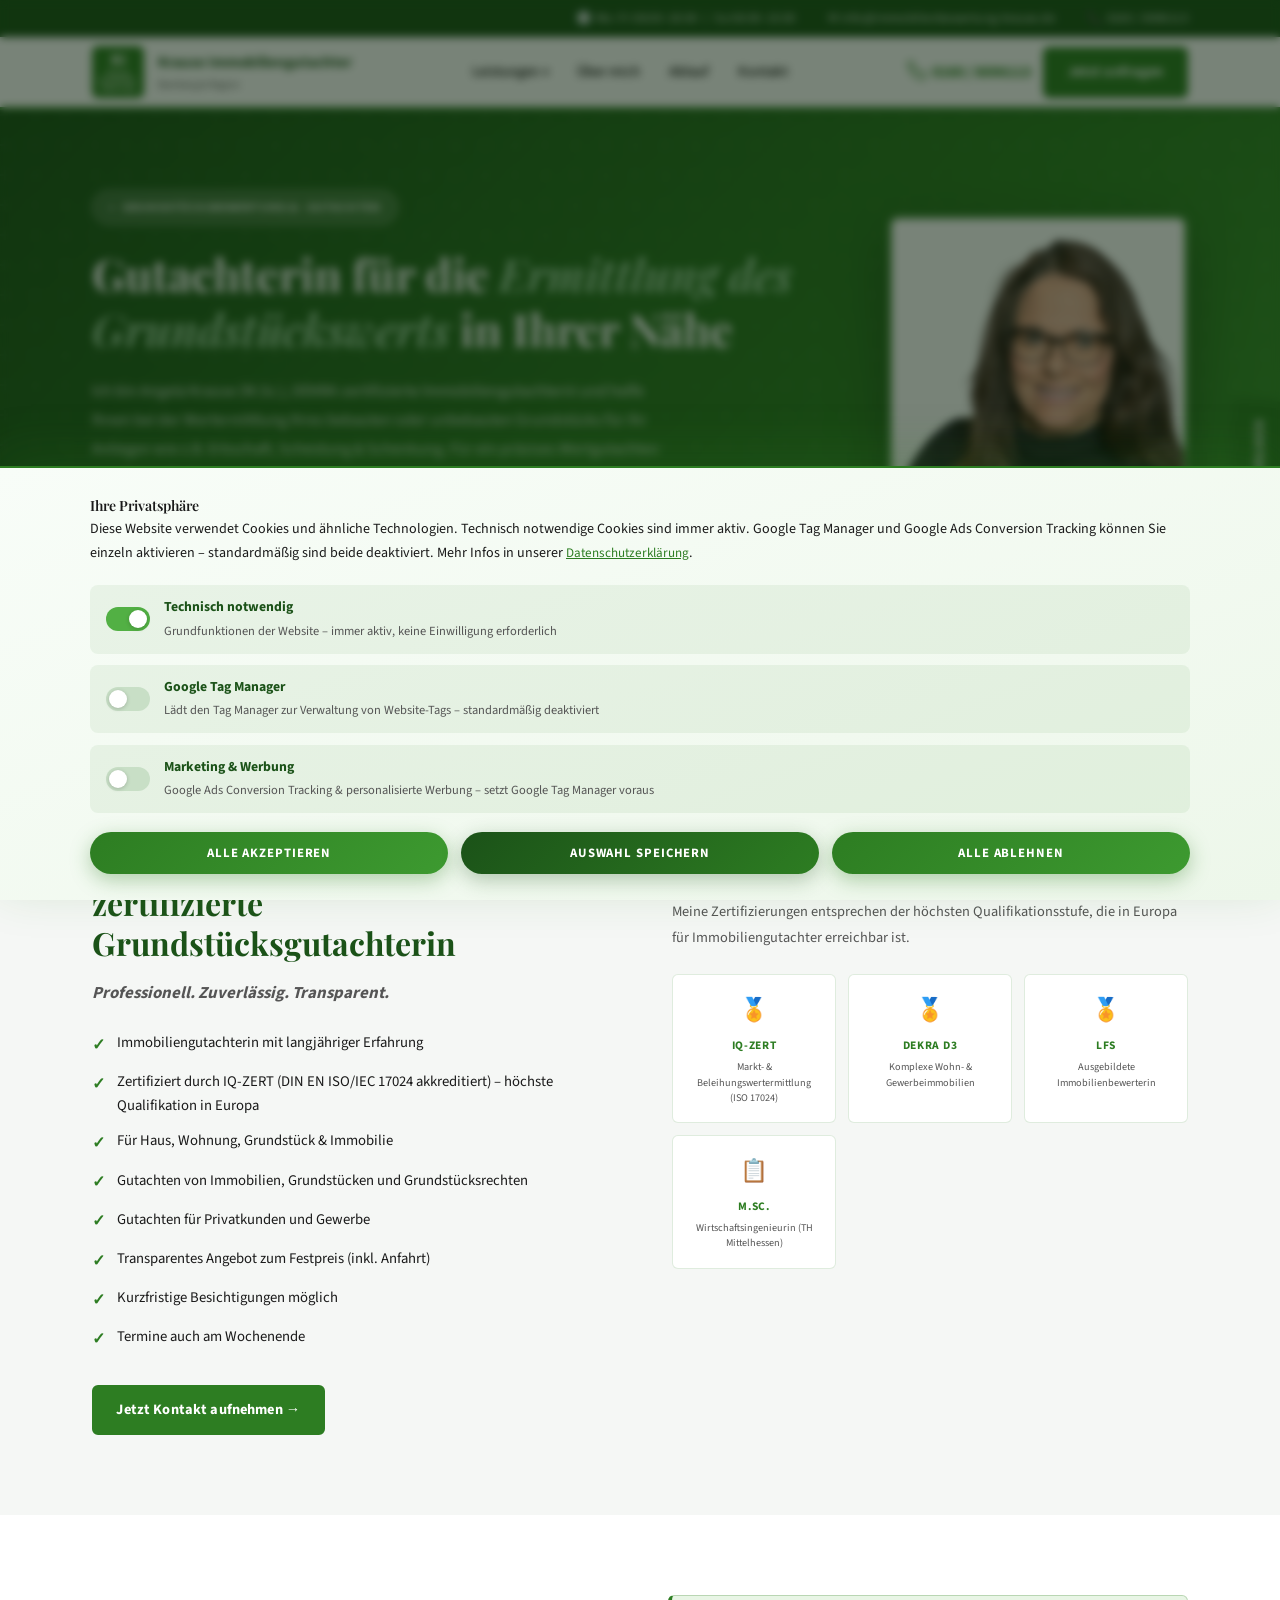
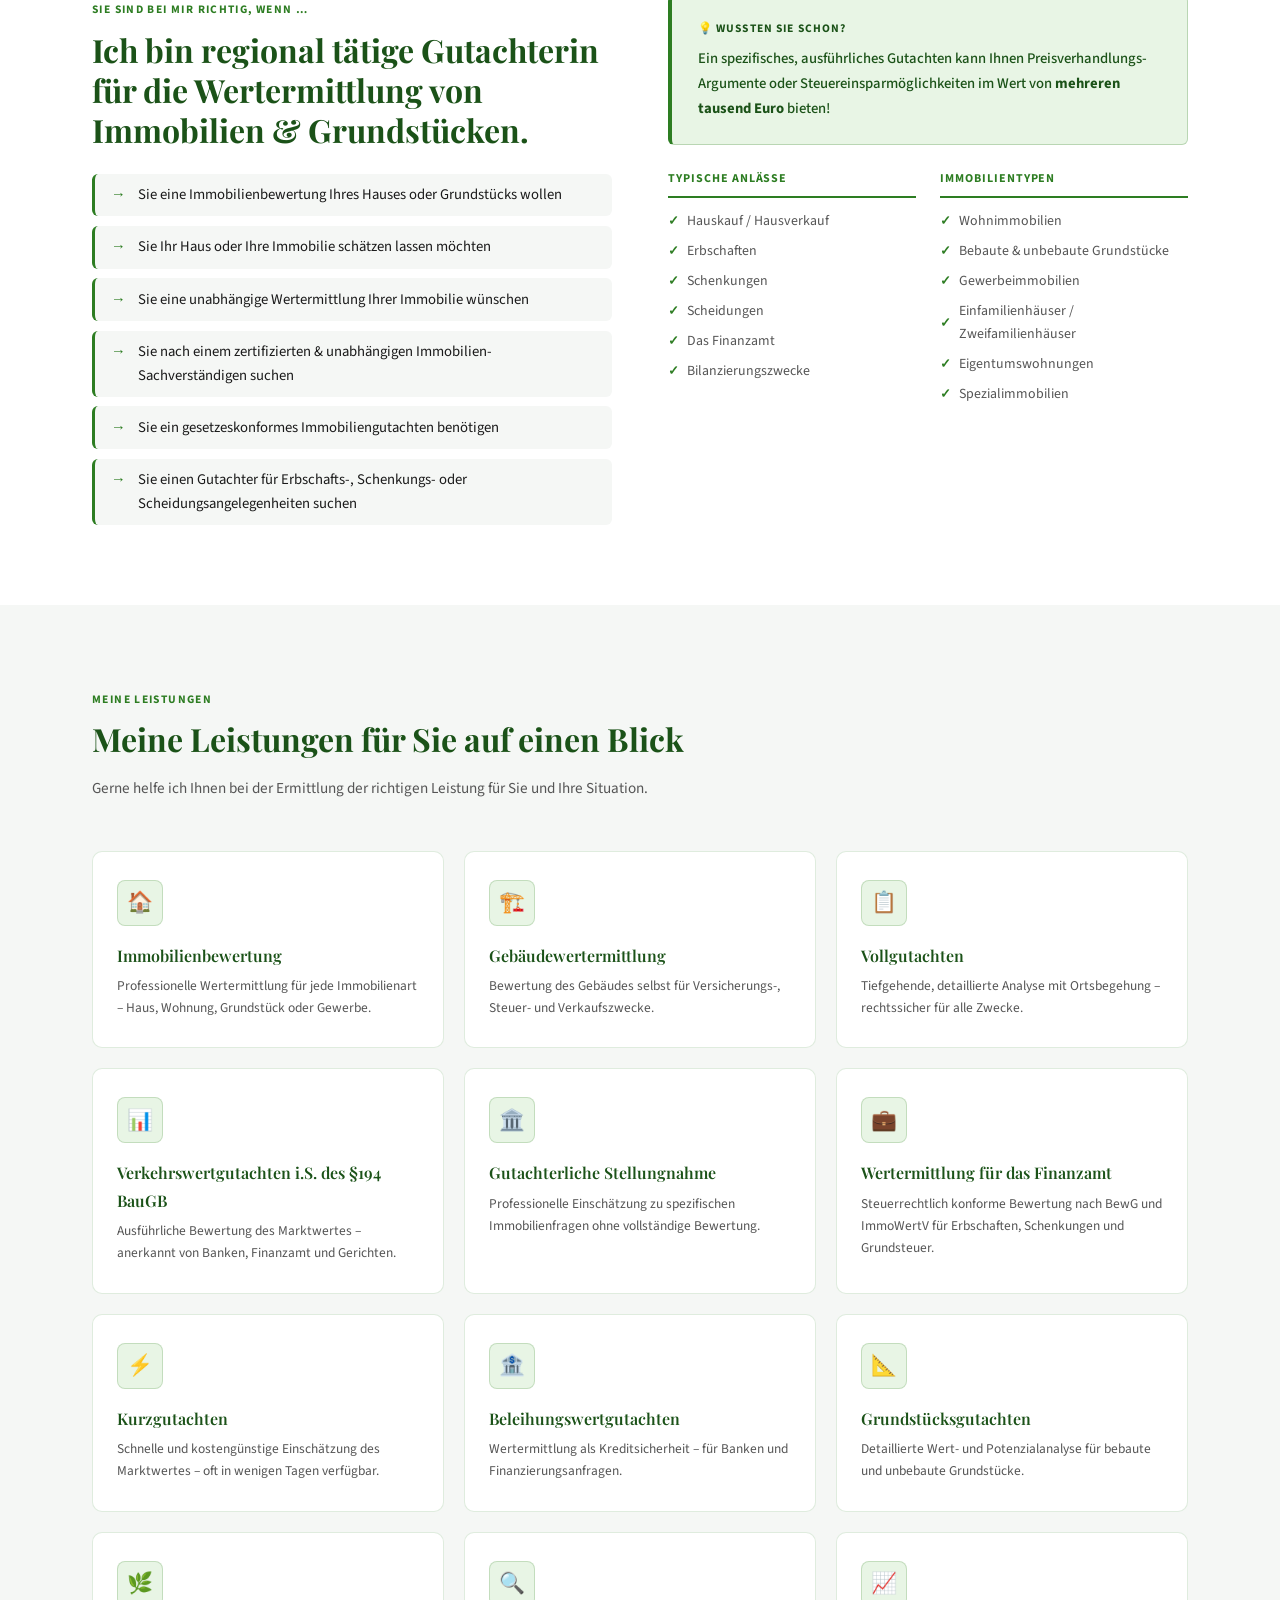
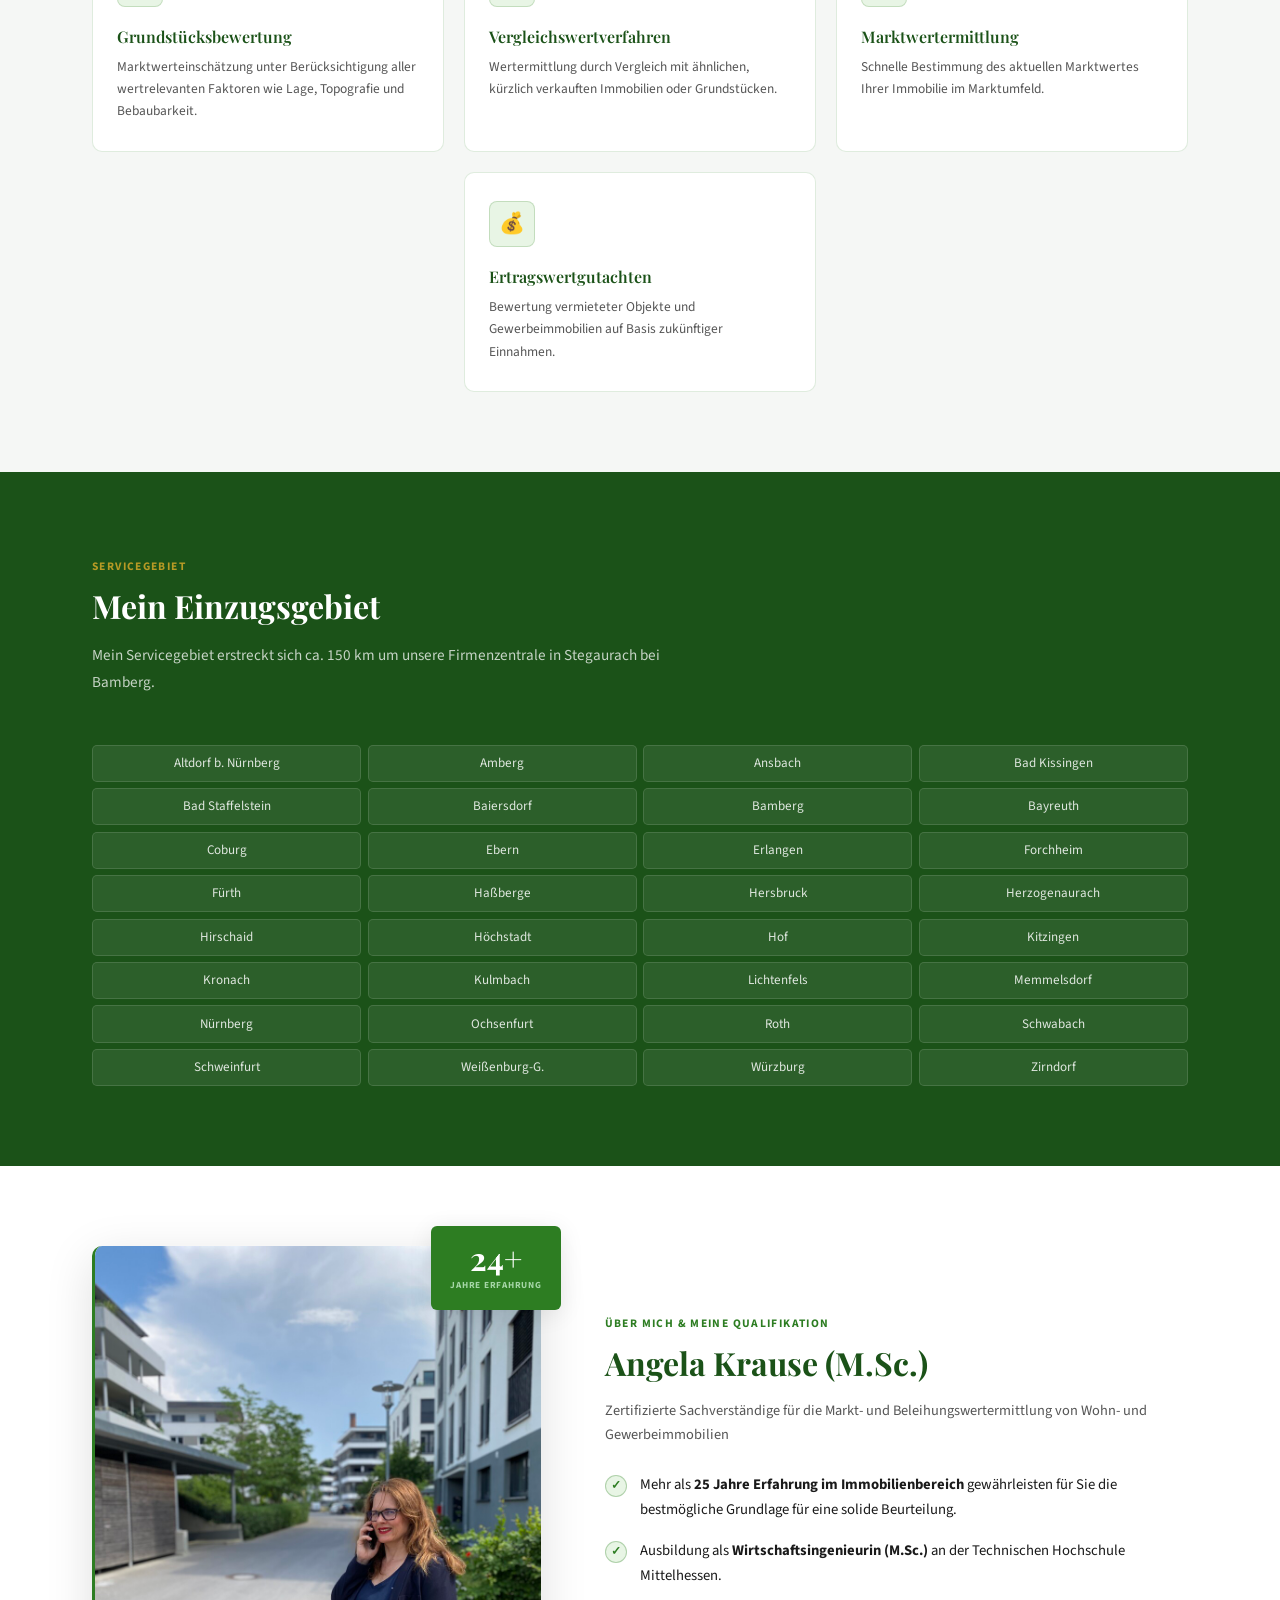
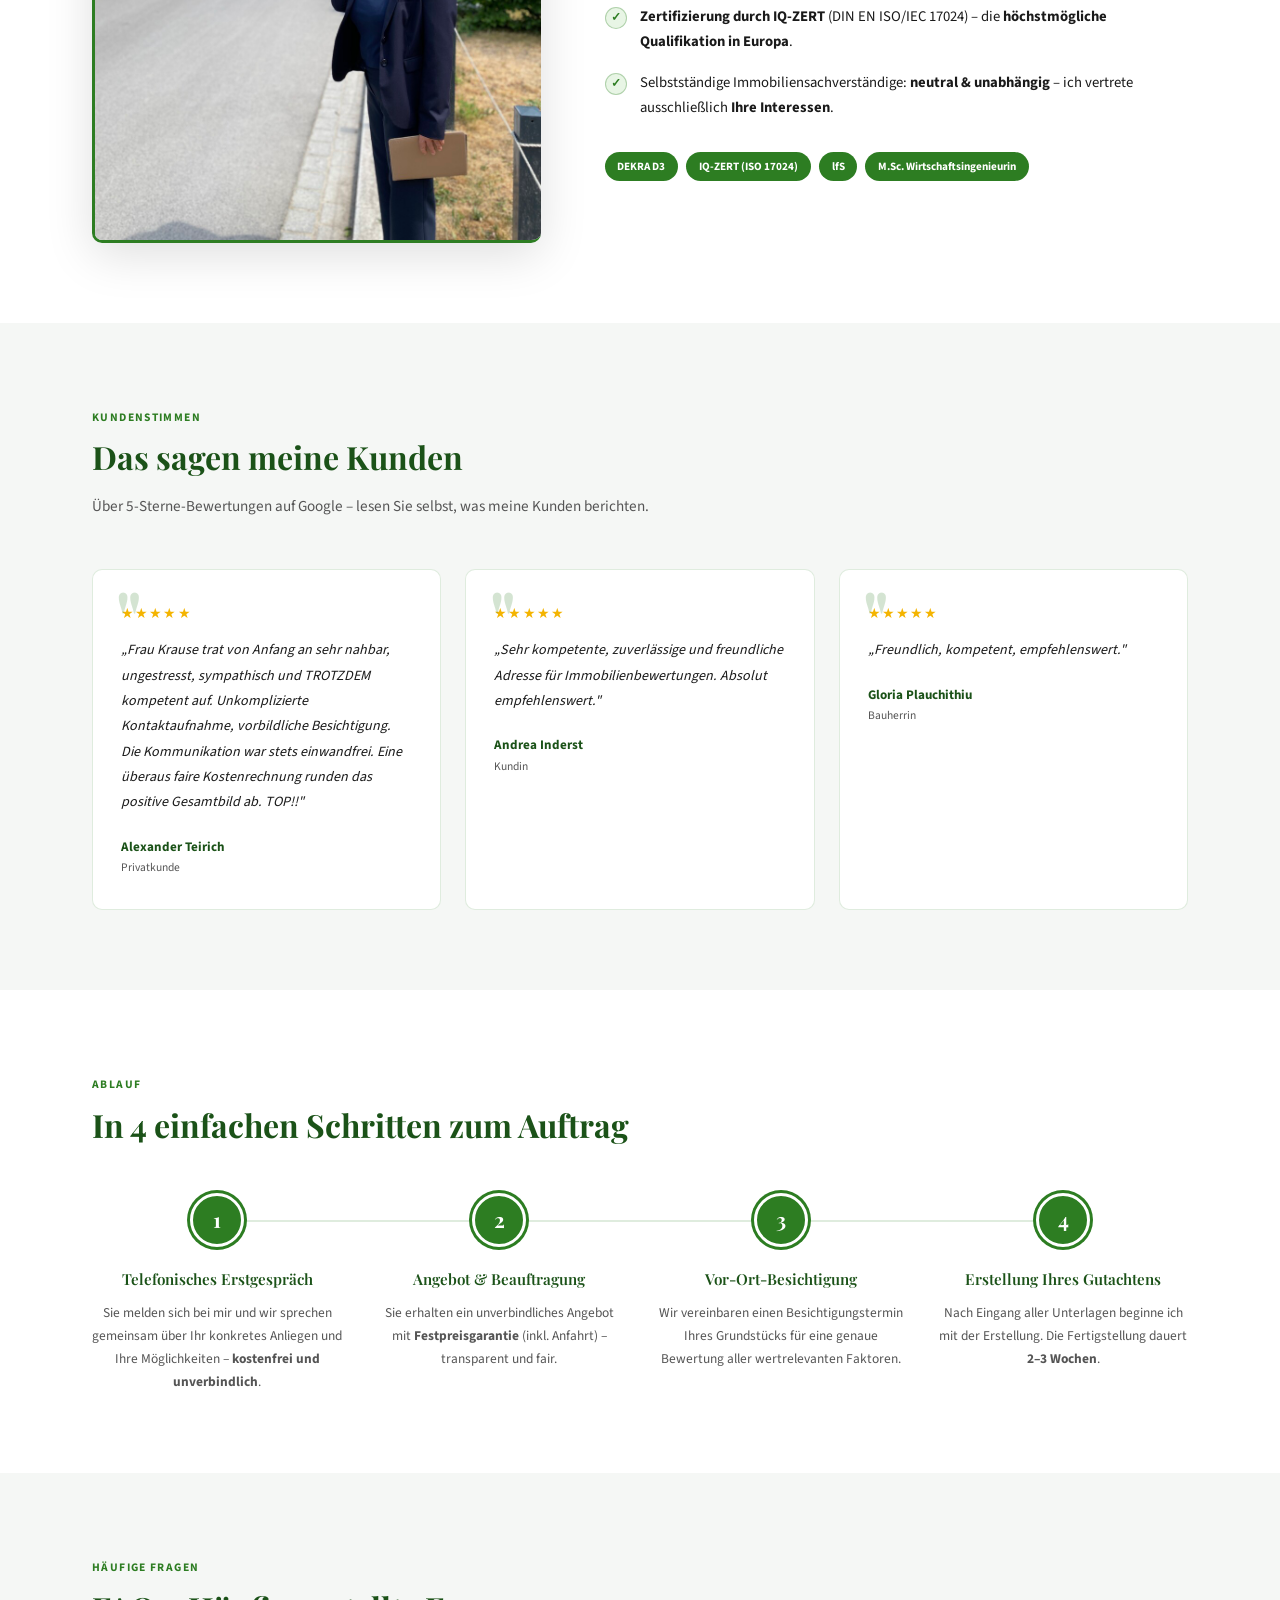
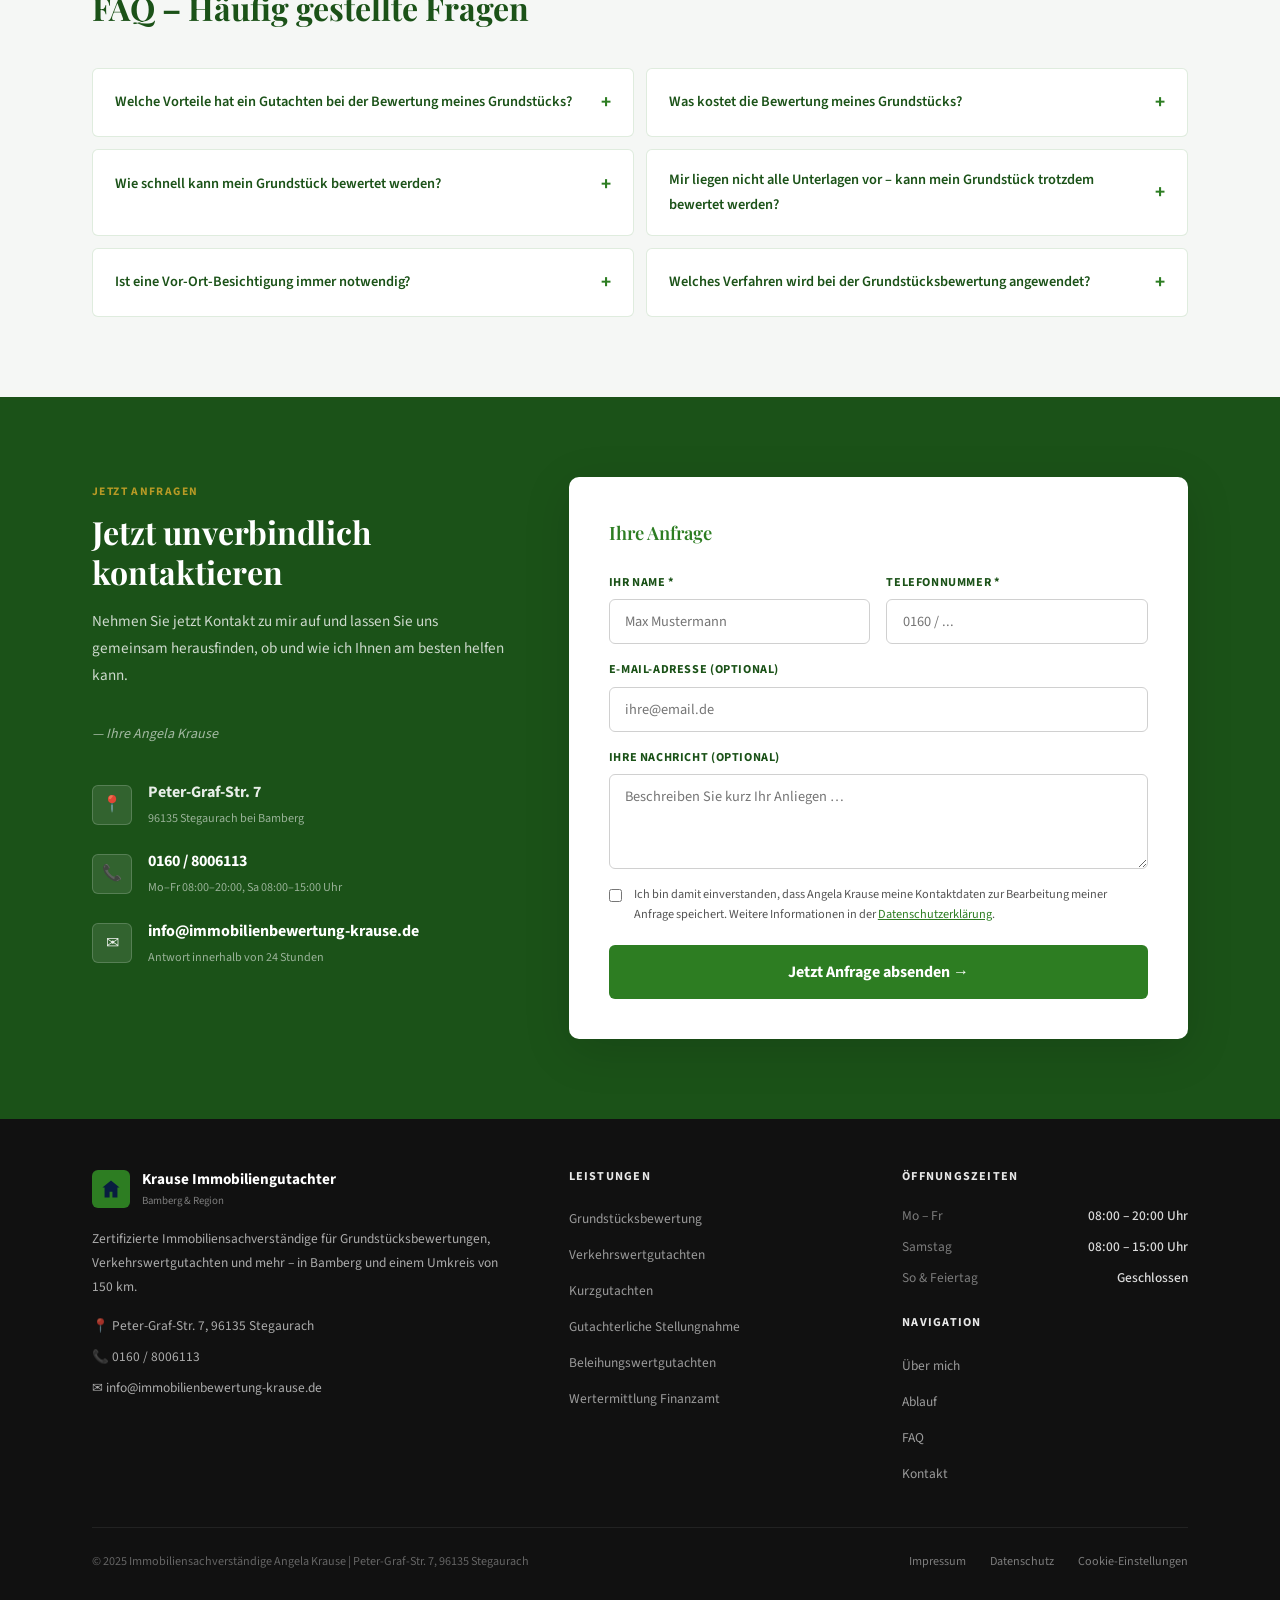
<file: grundstueck.html>
﻿<!DOCTYPE html>
<html lang="de">
<head>
  <!-- GTM Consent Mode Default -->
  <script>
    window.dataLayer = window.dataLayer || [];
    function gtag(){dataLayer.push(arguments);}
    gtag('consent', 'default', {
      'ad_storage': 'denied',
      'ad_user_data': 'denied',
      'ad_personalization': 'denied',
      'analytics_storage': 'denied',
      'functionality_storage': 'denied',
      'personalization_storage': 'denied',
      'security_storage': 'denied',
      'wait_for_update': 1000,
      'region': ['AT','BE','BG','HR','CY','CZ','DK','EE','FI','FR','DE','GR','HU','IE','IS','IT','LV','LI','LT','LU','MT','NL','NO','PL','PT','RO','SK','SI','ES','SE','GB','CH']
    });
    gtag('consent', 'default', {
      'ad_storage': 'granted',
      'ad_user_data': 'granted',
      'ad_personalization': 'granted',
      'analytics_storage': 'granted',
      'functionality_storage': 'granted',
      'personalization_storage': 'granted',
      'security_storage': 'granted'
    });
  </script>
  <!-- Google Tag Manager -->
  <script>(function(w,d,s,l,i){w[l]=w[l]||[];w[l].push({'gtm.start':
  new Date().getTime(),event:'gtm.js'});var f=d.getElementsByTagName(s)[0],
  j=d.createElement(s),dl=l!='dataLayer'?'&l='+l:'';j.async=true;j.src=
  'https://www.googletagmanager.com/gtm.js?id='+i+dl;f.parentNode.insertBefore(j,f);
  })(window,document,'script','dataLayer','GTM-KH98G2V6');</script>
  <!-- End Google Tag Manager -->
  <meta charset="UTF-8">
  <link rel="icon" href="/favicon.ico" sizes="48x48">
  <link rel="icon" type="image/png" sizes="96x96" href="/favicon-96x96.png">
  <link rel="icon" type="image/png" sizes="192x192" href="/icon-192.png">
  <link rel="icon" type="image/svg+xml" href="/favicon.svg">
  <link rel="apple-touch-icon" sizes="180x180" href="/apple-touch-icon.png">
  <meta name="viewport" content="width=device-width, initial-scale=1.0">
  <title>Grundstücksbewertung Bamberg – Gutachterin Angela Krause (M.Sc.) | DEKRA-zertifiziert</title>
  <meta name="description" content="Zertifizierte Grundstücksgutachterin Angela Krause (M.Sc.) in Bamberg & Region. Professionelle Grundstücksbewertung für Erbschaft, Scheidung, Verkauf & Finanzamt. Festpreis. Jetzt anfragen.">
  <link rel="canonical" href="https://www.gutachter-krause.de/grundstueck/">
  <meta name="robots" content="index,follow">
  <link rel="stylesheet" href="fonts.css">
  <link rel="stylesheet" href="style.css">
  <!-- COOKIE BANNER CSS -->
  <style>
  #cb-overlay {
    position: fixed; inset: 0; z-index: 99998;
    background: rgba(10,30,10,.55);
    backdrop-filter: blur(4px);
    display: none; opacity: 0;
    transition: opacity .35s ease;
  }
  #cb-overlay.cb-visible { display: block; }
  #cb-overlay.cb-show { opacity: 1; }
  #cb-banner {
    position: fixed; bottom: 0; left: 0; right: 0;
    z-index: 99999;
    background: linear-gradient(160deg, #f8fdf8 0%, #edf7ea 100%);
    border-top: 2px solid #2d7d22;
    box-shadow: 0 -12px 48px rgba(45,125,34,.18);
    padding: 1.6rem 2rem;
    display: none;
    transform: translateY(100%);
    transition: transform .45s cubic-bezier(0.22,1,0.36,1);
    font-family: 'Source Sans 3', Arial, sans-serif;
  }
  #cb-banner.cb-visible { display: block; }
  #cb-banner.cb-show { transform: translateY(0); }
  .cb-inner { max-width: 1100px; margin: 0 auto; }
  .cb-top { display: flex; gap: 2rem; align-items: flex-start; flex-wrap: wrap; margin-bottom: 1.2rem; }
  .cb-text { flex: 1; min-width: 260px; }
  .cb-text p { font-size: .88rem; line-height: 1.7; color: #1a1a1a; margin: 0; }
  .cb-text a { color: #2d7d22; text-decoration: underline; font-size: .82rem; }
  .cb-title { font-family: 'Playfair Display', serif; font-size: 1.2rem; font-weight: 600; color: #2d7d22; margin-bottom: .5rem; }
  .cb-toggles { display: flex; flex-direction: column; gap: .7rem; margin-bottom: 1.2rem; }
  .cb-toggle-row { display: flex; align-items: center; gap: .9rem; background: rgba(45,125,34,.07); border-radius: 8px; padding: .7rem 1rem; }
  .cb-toggle-label { flex: 1; font-size: .84rem; color: #1a1a1a; }
  .cb-toggle-label strong { display: block; font-size: .86rem; font-weight: 700; color: #1b5218; }
  .cb-toggle-label span { font-size: .78rem; color: #555; }
  .cb-switch { position: relative; width: 44px; height: 24px; flex-shrink: 0; }
  .cb-switch input { opacity: 0; width: 0; height: 0; }
  .cb-slider { position: absolute; inset: 0; background: #c8dfc6; border-radius: 24px; cursor: pointer; transition: background .3s; }
  .cb-slider::before { content: ''; position: absolute; width: 18px; height: 18px; border-radius: 50%; background: #fff; left: 3px; top: 3px; transition: transform .3s; box-shadow: 0 1px 4px rgba(0,0,0,.2); }
  .cb-switch input:checked + .cb-slider { background: #2d7d22; }
  .cb-switch input:checked + .cb-slider::before { transform: translateX(20px); }
  .cb-switch input:disabled + .cb-slider { background: #52b044; cursor: default; }
  .cb-switch input:disabled + .cb-slider::before { transform: translateX(20px); }
  .cb-buttons { display: flex; gap: .8rem; flex-wrap: wrap; }
  .cb-buttons .cb-btn { flex: 1 1 0; }
  .cb-btn { flex: 1; min-width: 130px; padding: .75rem 1.4rem; border-radius: 50px; border: none; cursor: pointer; font-family: 'Source Sans 3', Arial, sans-serif; font-size: .8rem; font-weight: 700; letter-spacing: .07em; text-transform: uppercase; transition: all .3s ease; }
  .cb-btn-accept { background: linear-gradient(135deg, #2d7d22, #3d9a30); color: #fff; box-shadow: 0 6px 20px rgba(45,125,34,.35); }
  .cb-btn-accept:hover { transform: translateY(-2px); box-shadow: 0 10px 28px rgba(45,125,34,.45); }
  .cb-btn-save { background: linear-gradient(135deg, #1b5218, #2d7d22); color: #fff; box-shadow: 0 6px 20px rgba(27,82,24,.3); }
  .cb-btn-save:hover { transform: translateY(-2px); box-shadow: 0 10px 28px rgba(27,82,24,.4); }
  .cb-btn-reject { background: linear-gradient(135deg, #2d7d22, #3d9a30); color: #fff; box-shadow: 0 6px 20px rgba(45,125,34,.35); flex: 1; min-width: 130px; border: none; }
  .cb-btn-reject:hover { transform: translateY(-2px); box-shadow: 0 10px 28px rgba(45,125,34,.45); }
  @media (max-width: 640px) { #cb-banner { padding: 1.2rem 1rem; } .cb-text { min-width: 0; } .cb-buttons { flex-direction: column; } .cb-btn { min-width: unset; } }
  </style>
  <script type="application/ld+json">
  {
    "@context": "https://schema.org",
    "@graph": [
      {
        "@type": "Service",
        "name": "Grundstücksbewertung Bamberg",
        "description": "Professionelle Grundstücksbewertung durch DEKRA-zertifizierte Gutachterin Angela Krause (M.Sc.) in Bamberg und Region. Verkehrswertgutachten für bebaute und unbebaute Grundstücke zum Festpreis.",
        "provider": { "@id": "https://www.gutachter-krause.de/#business" },
        "serviceType": "Grundstücksbewertung",
        "areaServed": { "@type": "City", "name": "Bamberg" }
      },
      {
        "@type": "FAQPage",
        "mainEntity": [
          {
            "@type": "Question",
            "name": "Welche Vorteile hat ein Gutachten bei der Bewertung meines Grundstücks?",
            "acceptedAnswer": { "@type": "Answer", "text": "Mit einem professionellen Grundstücksgutachten erhalten Sie eine realistische Einschätzung des Marktwertes. Es bietet Ihnen Preisverhandlungs-Argumente und Steuereinsparmöglichkeiten im Wert von mehreren tausend Euro. Bei Erbschaften oder Schenkungen schafft es eine rechtssichere Grundlage für faire Vermögensaufteilungen." }
          },
          {
            "@type": "Question",
            "name": "Was kostet die Bewertung meines Grundstücks?",
            "acceptedAnswer": { "@type": "Answer", "text": "Jedes Grundstück ist ein Unikat. Das Honorar bemisst sich am Verkehrswert des Grundstücks sowie an der Schwierigkeit der Bewertung. Angela Krause erstellt Ihnen gerne ein individuelles Angebot zum Festpreis – inkl. Anfahrt, transparent und ohne versteckte Kosten." }
          },
          {
            "@type": "Question",
            "name": "Wie schnell kann mein Grundstück bewertet werden?",
            "acceptedAnswer": { "@type": "Answer", "text": "Bei Beauftragung wird Ihnen ein konkreter Zeithorizont genannt. Aktuell können Sie mit einer Lieferzeit von wenigen Wochen rechnen. Kurzfristige Besichtigungen sind möglich." }
          },
          {
            "@type": "Question",
            "name": "Welches Verfahren wird bei der Grundstücksbewertung angewendet?",
            "acceptedAnswer": { "@type": "Answer", "text": "Bei der Grundstücksbewertung wird primär das Vergleichswertverfahren eingesetzt – der Wert wird anhand ähnlicher, kürzlich verkaufter Grundstücke ermittelt. Bei unzureichenden Vergleichswerten kommen das Ertragswertverfahren oder Sachwertverfahren zum Einsatz." }
          },
          {
            "@type": "Question",
            "name": "Ist eine Vor-Ort-Besichtigung immer notwendig?",
            "acceptedAnswer": { "@type": "Answer", "text": "Ja, eine Vor-Ort-Besichtigung ist in der Regel unerlässlich. Sie ermöglicht die Erfassung von Lage, Topographie, Bodenbeschaffenheit, Zustand und individuellen Merkmalen des Grundstücks." }
          }
        ]
      },
      {
        "@type": "WebPage",
        "@id": "https://www.gutachter-krause.de/grundstueck/",
        "name": "Grundstücksbewertung Bamberg – Gutachterin Angela Krause (M.Sc.)",
        "description": "Zertifizierte Grundstücksgutachterin Angela Krause (M.Sc.) in Bamberg & Region. Professionelle Grundstücksbewertung für Erbschaft, Scheidung, Verkauf & Finanzamt. Festpreis.",
        "url": "https://www.gutachter-krause.de/grundstueck/",
        "speakable": {
          "@type": "SpeakableSpecification",
          "cssSelector": [".hero-content h1", ".hero-sub", ".faq-q", ".faq-a"]
        },
        "about": { "@id": "https://www.gutachter-krause.de/#business" }
      }
    ]
  }
  </script>
  <script src="ad-params.js" defer></script>
</head>
<body>
<!-- GTM noscript -->
<noscript><iframe src="https://www.googletagmanager.com/ns.html?id=GTM-KH98G2V6" height="0" width="0" style="display:none;visibility:hidden"></iframe></noscript>
<!-- End GTM noscript -->

<!-- TOPBAR -->
<div class="topbar">
  <div class="container">
    <span class="opening">🕐 Mo–Fr 08:00–20:00 &nbsp;|&nbsp; Sa 08:00–15:00</span>
    <a href="mailto:info@immobilienbewertung-krause.de">✉ info@immobilienbewertung-krause.de</a>
    <a href="tel:+491608006113">📞 0160 / 8006113</a>
  </div>
</div>

<!-- NAV -->
<nav id="nav">
  <div class="container">
    <div class="nav-inner">
      <a href="index.html" class="nav-logo">
        <div class="logo-icon">
          <div class="logo-icon-inner">
            <span class="logo-ki">KI</span>
            <span class="logo-name">Krause<br>Immobilien-<br>bewertung</span>
          </div>
        </div>
        <div class="logo-wordmark">
          <span class="logo-main">Krause Immobiliengutachter</span>
          <span class="logo-sub">Bamberg &amp; Region</span>
        </div>
      </a>
      <ul class="nav-links" id="navLinks">
        <li class="has-dropdown" id="ddParent">
          <a href="#leistungen" onclick="toggleDropdown(event)">Leistungen</a>
          <ul class="nav-dropdown">
            <li><a href="#leistungen">Alle Leistungen</a></li>
            <li><a href="index.html#modal-immo">Immobilienbewertung</a></li>
            <li><a href="sachverstaendiger.html#modal-verkehr">Verkehrswertgutachten</a></li>
            <li><a href="sachverstaendiger.html#modal-kurz">Kurzgutachten</a></li>
            <li><a href="#leistungen">Grundstücksbewertung</a></li>
            <li><a href="haus.html">Hausbewertung</a></li>
            <li><a href="sachverstaendiger.html#modal-stellungnahme">Gutachterliche Stellungnahme</a></li>
            <li><a href="sachverstaendiger.html#modal-beleihung">Beleihungswertgutachten</a></li>
          </ul>
        </li>
        <li><a href="#ueber-mich">Über mich</a></li>
        <li><a href="#prozess">Ablauf</a></li>
        <li><a href="#kontakt">Kontakt</a></li>
      </ul>
      <div class="nav-phone-wrap">
        <a href="tel:+491608006113" class="nav-phone">
          <svg viewBox="0 0 24 24" fill="none" stroke="currentColor" stroke-width="2"><path d="M22 16.92v3a2 2 0 01-2.18 2 19.79 19.79 0 01-8.63-3.07A19.5 19.5 0 013.07 9.63 19.79 19.79 0 01.06 1a2 2 0 012-2.18h3a2 2 0 012 1.72c.127.96.361 1.903.7 2.81a2 2 0 01-.45 2.11L6.91 6.07a16 16 0 006.02 6.02l.71-.71a2 2 0 012.11-.45c.907.339 1.85.573 2.81.7A2 2 0 0122 16.92z"/></svg>
          0160 / 8006113
        </a>
        <a href="#kontakt" class="btn btn-primary">Jetzt anfragen</a>
        <button class="hamburger" onclick="toggleNav()" aria-label="Menü">
          <span></span><span></span><span></span>
        </button>
      </div>
    </div>
  </div>
</nav>
<a href="#kontakt" class="kontakt-tab">Kontakt</a>

<!-- HERO -->
<section id="hero">
  <div class="container">
    <div class="hero-inner">
      <div class="hero-content">
        <div class="hero-badge-top">Grundstücksbewertung & -gutachten</div>
        <h1>Gutachterin für die <span class="italic">Ermittlung des Grundstückswerts</span> in Ihrer Nähe</h1>
        <p class="hero-sub">
          Ich bin Angela Krause (M.Sc.), DEKRA-zertifizierte Immobiliengutachterin und helfe Ihnen bei der Wertermittlung Ihres bebauten oder unbebauten Grundstücks für Ihr Anliegen wie z.B. Erbschaft, Scheidung &amp; Schenkung. Für ein präzises Wertgutachten zum fairen Preis.
        </p>
        <div class="hero-ctas">
          <a href="#kontakt" class="btn btn-primary">Jetzt Kontakt aufnehmen →</a>
          <a href="tel:+491608006113" class="btn btn-white">📞 0160 / 8006113</a>
        </div>
        <div class="hero-trust">
          <div class="trust-badge"><span class="check">✓</span> DEKRA-zertifiziert</div>
          <div class="trust-badge"><span class="check">✓</span> IQ-ZERT (ISO 17024)</div>
          <div class="trust-badge"><span class="check">✓</span> Festpreisgarantie</div>
          <div class="trust-badge"><span class="check">✓</span> 25 Jahre Erfahrung</div>
        </div>
      </div>
      <div class="hero-photo-wrap">
        <img src="Bild in scharf.jpg" alt="Angela Krause – Immobiliensachverständige Bamberg" class="hero-photo-img">
        <div class="hero-photo-caption">Angela Krause (M.Sc.)</div>
      </div>
      <div style="display:none"><div class="stat-row">
        </div>
      </div>
    </div>
  </div>
</section>

<!-- QUALIFIKATION -->
<section id="qualifikation">
  <div class="container">
    <div class="qual-grid">
      <div>
        <div class="section-tag">Gutachterin für Grundstücksbewertung</div>
        <h2>Angela Krause (M.Sc.) – Ihre zertifizierte Grundstücksgutachterin</h2>
        <div class="qual-tagline">Professionell. Zuverlässig. Transparent.</div>
        <ul class="qual-list">
          <li>Immobiliengutachterin mit langjähriger Erfahrung</li>
          <li>Zertifiziert durch IQ-ZERT (DIN EN ISO/IEC 17024 akkreditiert) – höchste Qualifikation in Europa</li>
          <li>Für Haus, Wohnung, Grundstück &amp; Immobilie</li>
          <li>Gutachten von Immobilien, Grundstücken und Grundstücksrechten</li>
          <li>Gutachten für Privatkunden und Gewerbe</li>
          <li>Transparentes Angebot zum Festpreis (inkl. Anfahrt)</li>
          <li>Kurzfristige Besichtigungen möglich</li>
          <li>Termine auch am Wochenende</li>
        </ul>
        <a href="#kontakt" class="btn btn-primary">Jetzt Kontakt aufnehmen →</a>
      </div>
      <div>
        <div class="section-tag">Qualifikationen & Zertifikate</div>
        <h2>Höchste Qualifikationsstufe</h2>
        <p style="font-size:0.9rem;color:var(--muted);margin-bottom:1.5rem;line-height:1.8">Meine Zertifizierungen entsprechen der höchsten Qualifikationsstufe, die in Europa für Immobiliengutachter erreichbar ist.</p>
        <div class="zert-grid">
          <div class="zert-card"><div class="zert-icon">🏅</div><div class="zert-name">IQ-ZERT</div><div class="zert-desc">Markt- & Beleihungswertermittlung (ISO 17024)</div></div>
          <div class="zert-card"><div class="zert-icon">🏅</div><div class="zert-name">DEKRA D3</div><div class="zert-desc">Komplexe Wohn- & Gewerbeimmobilien</div></div>
          <div class="zert-card"><div class="zert-icon">🏅</div><div class="zert-name">lfS</div><div class="zert-desc">Ausgebildete Immobilienbewerterin</div></div>
          <div class="zert-card"><div class="zert-icon">📋</div><div class="zert-name">M.Sc.</div><div class="zert-desc">Wirtschaftsingenieurin (TH Mittelhessen)</div></div>
        </div>
      </div>
    </div>
  </div>
</section>

<!-- ZIELGRUPPE -->
<section id="zielgruppe">
  <div class="container">
    <div class="zg-grid">
      <div>
        <div class="section-tag">Sie sind bei mir richtig, wenn …</div>
        <h2>Ich bin regional tätige Gutachterin für die Wertermittlung von Immobilien &amp; Grundstücken.</h2>
        <ul class="check-list" style="margin-top:1.5rem">
          <li>Sie eine Immobilienbewertung Ihres Hauses oder Grundstücks wollen</li>
          <li>Sie Ihr Haus oder Ihre Immobilie schätzen lassen möchten</li>
          <li>Sie eine unabhängige Wertermittlung Ihrer Immobilie wünschen</li>
          <li>Sie nach einem zertifizierten &amp; unabhängigen Immobilien-Sachverständigen suchen</li>
          <li>Sie ein gesetzeskonformes Immobiliengutachten benötigen</li>
          <li>Sie einen Gutachter für Erbschafts-, Schenkungs- oder Scheidungsangelegenheiten suchen</li>
        </ul>
      </div>
      <div>
        <div class="info-callout">
          <div class="callout-label">💡 Wussten Sie schon?</div>
          <p>Ein spezifisches, ausführliches Gutachten kann Ihnen Preisverhandlungs-Argumente oder Steuereinsparmöglichkeiten im Wert von <strong>mehreren tausend Euro</strong> bieten!</p>
        </div>
        <div class="type-cols">
          <div class="type-block">
            <h4>Typische Anlässe</h4>
            <ul>
              <li>Hauskauf / Hausverkauf</li>
              <li>Erbschaften</li>
              <li>Schenkungen</li>
              <li>Scheidungen</li>
              <li>Das Finanzamt</li>
              <li>Bilanzierungszwecke</li>
            </ul>
          </div>
          <div class="type-block">
            <h4>Immobilientypen</h4>
            <ul>
              <li>Wohnimmobilien</li>
              <li>Bebaute &amp; unbebaute Grundstücke</li>
              <li>Gewerbeimmobilien</li>
              <li>Einfamilienhäuser / Zweifamilienhäuser</li>
              <li>Eigentumswohnungen</li>
              <li>Spezialimmobilien</li>
            </ul>
          </div>
        </div>
      </div>
    </div>
  </div>
</section>

<!-- LEISTUNGEN -->
<section id="leistungen">
  <div class="container">
    <div class="section-tag">Meine Leistungen</div>
    <h2>Meine Leistungen für Sie auf einen Blick</h2>
    <p class="section-intro">Gerne helfe ich Ihnen bei der Ermittlung der richtigen Leistung für Sie und Ihre Situation.</p>
    <div class="services-grid">
      <div class="service-card" onclick="openModal('modal-immo')"><div class="sc-icon">🏠</div><h3>Immobilienbewertung</h3><p>Professionelle Wertermittlung für jede Immobilienart – Haus, Wohnung, Grundstück oder Gewerbe.</p></div>
      <div class="service-card" onclick="openModal('modal-gebaeude')"><div class="sc-icon">🏗️</div><h3>Gebäudewertermittlung</h3><p>Bewertung des Gebäudes selbst für Versicherungs-, Steuer- und Verkaufszwecke.</p></div>
      <div class="service-card" onclick="openModal('modal-voll')"><div class="sc-icon">📋</div><h3>Vollgutachten</h3><p>Tiefgehende, detaillierte Analyse mit Ortsbegehung – rechtssicher für alle Zwecke.</p></div>
      <div class="service-card" onclick="openModal('modal-verkehr')"><div class="sc-icon">📊</div><h3>Verkehrswertgutachten i.S. des §194 BauGB</h3><p>Ausführliche Bewertung des Marktwertes – anerkannt von Banken, Finanzamt und Gerichten.</p></div>
      <div class="service-card" onclick="openModal('modal-stellungnahme')"><div class="sc-icon">🏛️</div><h3>Gutachterliche Stellungnahme</h3><p>Professionelle Einschätzung zu spezifischen Immobilienfragen ohne vollständige Bewertung.</p></div>
      <div class="service-card" onclick="openModal('modal-finanzamt')"><div class="sc-icon">💼</div><h3>Wertermittlung für das Finanzamt</h3><p>Steuerrechtlich konforme Bewertung nach BewG und ImmoWertV für Erbschaften, Schenkungen und Grundsteuer.</p></div>
      <div class="service-card" onclick="openModal('modal-kurz')"><div class="sc-icon">⚡</div><h3>Kurzgutachten</h3><p>Schnelle und kostengünstige Einschätzung des Marktwertes – oft in wenigen Tagen verfügbar.</p></div>
      <div class="service-card" onclick="openModal('modal-beleihung')"><div class="sc-icon">🏦</div><h3>Beleihungswertgutachten</h3><p>Wertermittlung als Kreditsicherheit – für Banken und Finanzierungsanfragen.</p></div>
      <div class="service-card" onclick="openModal('modal-grundgutachten')"><div class="sc-icon">📐</div><h3>Grundstücksgutachten</h3><p>Detaillierte Wert- und Potenzialanalyse für bebaute und unbebaute Grundstücke.</p></div>
      <div class="service-card" onclick="openModal('modal-grundbewertung')"><div class="sc-icon">🌿</div><h3>Grundstücksbewertung</h3><p>Marktwerteinschätzung unter Berücksichtigung aller wertrelevanten Faktoren wie Lage, Topografie und Bebaubarkeit.</p></div>
      <div class="service-card" onclick="openModal('modal-vergleich')"><div class="sc-icon">🔍</div><h3>Vergleichswertverfahren</h3><p>Wertermittlung durch Vergleich mit ähnlichen, kürzlich verkauften Immobilien oder Grundstücken.</p></div>
      <div class="service-card" onclick="openModal('modal-marktwert')"><div class="sc-icon">📈</div><h3>Marktwertermittlung</h3><p>Schnelle Bestimmung des aktuellen Marktwertes Ihrer Immobilie im Marktumfeld.</p></div>
      <div class="service-card sc-center" onclick="openModal('modal-ertrag')"><div class="sc-icon">💰</div><h3>Ertragswertgutachten</h3><p>Bewertung vermieteter Objekte und Gewerbeimmobilien auf Basis zukünftiger Einnahmen.</p></div>
    </div>
  </div>
</section>

<!-- EINZUGSGEBIET -->
<section id="einzugsgebiet">
  <div class="container">
    <div class="section-tag" style="color:rgba(201,162,39,0.9)">Servicegebiet</div>
    <h2>Mein Einzugsgebiet</h2>
    <p class="section-intro">Mein Servicegebiet erstreckt sich ca. 150 km um unsere Firmenzentrale in Stegaurach bei Bamberg.</p>
    <div class="cities-grid">
      <div class="city-tag">Altdorf b. Nürnberg</div><div class="city-tag">Amberg</div><div class="city-tag">Ansbach</div><div class="city-tag">Bad Kissingen</div>
      <div class="city-tag">Bad Staffelstein</div><div class="city-tag">Baiersdorf</div><div class="city-tag">Bamberg</div><div class="city-tag">Bayreuth</div>
      <div class="city-tag">Coburg</div><div class="city-tag">Ebern</div><div class="city-tag">Erlangen</div><div class="city-tag">Forchheim</div>
      <div class="city-tag">Fürth</div><div class="city-tag">Haßberge</div><div class="city-tag">Hersbruck</div><div class="city-tag">Herzogenaurach</div>
      <div class="city-tag">Hirschaid</div><div class="city-tag">Höchstadt</div><div class="city-tag">Hof</div><div class="city-tag">Kitzingen</div>
      <div class="city-tag">Kronach</div><div class="city-tag">Kulmbach</div><div class="city-tag">Lichtenfels</div><div class="city-tag">Memmelsdorf</div>
      <div class="city-tag">Nürnberg</div><div class="city-tag">Ochsenfurt</div><div class="city-tag">Roth</div><div class="city-tag">Schwabach</div>
      <div class="city-tag">Schweinfurt</div><div class="city-tag">Weißenburg-G.</div><div class="city-tag">Würzburg</div><div class="city-tag">Zirndorf</div>
    </div>
  </div>
</section>

<!-- ÜBER MICH -->
<section id="ueber-mich">
  <div class="container">
    <div class="uber-grid">
      <div class="uber-photo-wrap">
        <img src="bild für übermich.jpg" alt="Angela Krause – Immobiliensachverständige Bamberg" class="uber-photo">
        <div class="uber-badge-float"><span class="ub-num">24+</span><span class="ub-lbl">Jahre Erfahrung</span></div>
      </div>
      <div>
        <div class="section-tag">Über mich & meine Qualifikation</div>
        <h2>Angela Krause (M.Sc.)</h2>
        <p style="font-size:0.9rem;color:var(--muted);margin-bottom:1rem">Zertifizierte Sachverständige für die Markt- und Beleihungswertermittlung von Wohn- und Gewerbeimmobilien</p>
        <ul class="uber-list">
          <li><span class="u-dot">✓</span><span class="u-text">Mehr als <strong>25 Jahre Erfahrung im Immobilienbereich</strong> gewährleisten für Sie die bestmögliche Grundlage für eine solide Beurteilung.</span></li>
          <li><span class="u-dot">✓</span><span class="u-text">Ausbildung als <strong>Wirtschaftsingenieurin (M.Sc.)</strong> an der Technischen Hochschule Mittelhessen.</span></li>
          <li><span class="u-dot">✓</span><span class="u-text"><strong>Zertifizierung durch IQ-ZERT</strong> (DIN EN ISO/IEC 17024) – die <strong>höchstmögliche Qualifikation in Europa</strong>.</span></li>
          <li><span class="u-dot">✓</span><span class="u-text">Selbstständige Immobiliensachverständige: <strong>neutral &amp; unabhängig</strong> – ich vertrete ausschließlich <strong>Ihre Interessen</strong>.</span></li>
        </ul>
        <div class="zert-badges">
          <span class="zert-pill">DEKRA D3</span>
          <span class="zert-pill">IQ-ZERT (ISO 17024)</span><span class="zert-pill">lfS</span><span class="zert-pill">M.Sc. Wirtschaftsingenieurin</span>
        </div>
      </div>
    </div>
  </div>
</section>

<!-- TESTIMONIALS -->
<section id="testimonials">
  <div class="container">
    <div class="section-tag">Kundenstimmen</div>
    <h2>Das sagen meine Kunden</h2>
    <p class="section-intro">Über 5-Sterne-Bewertungen auf Google – lesen Sie selbst, was meine Kunden berichten.</p>
    <div class="testi-grid">
      <div class="testi-card">
        <div class="stars">★★★★★</div>
        <p class="testi-text">„Frau Krause trat von Anfang an sehr nahbar, ungestresst, sympathisch und TROTZDEM kompetent auf. Unkomplizierte Kontaktaufnahme, vorbildliche Besichtigung. Die Kommunikation war stets einwandfrei. Eine überaus faire Kostenrechnung runden das positive Gesamtbild ab. TOP!!"</p>
        <div class="testi-author">Alexander Teirich</div><div class="testi-role">Privatkunde</div>
      </div>
      <div class="testi-card">
        <div class="stars">★★★★★</div>
        <p class="testi-text">„Sehr kompetente, zuverlässige und freundliche Adresse für Immobilienbewertungen. Absolut empfehlenswert."</p>
        <div class="testi-author">Andrea Inderst</div><div class="testi-role">Kundin</div>
      </div>
      <div class="testi-card">
        <div class="stars">★★★★★</div>
        <p class="testi-text">„Freundlich, kompetent, empfehlenswert."</p>
        <div class="testi-author">Gloria Plauchithiu</div><div class="testi-role">Bauherrin</div>
      </div>
    </div>
  </div>
</section>

<!-- PROZESS -->
<section id="prozess">
  <div class="container">
    <div class="section-tag">Ablauf</div>
    <h2>In 4 einfachen Schritten zum Auftrag</h2>
    <div class="prozess-grid">
      <div class="step-card"><div class="step-num">1</div><h3>Telefonisches Erstgespräch</h3><p>Sie melden sich bei mir und wir sprechen gemeinsam über Ihr konkretes Anliegen und Ihre Möglichkeiten – <strong>kostenfrei und unverbindlich</strong>.</p></div>
      <div class="step-card"><div class="step-num">2</div><h3>Angebot & Beauftragung</h3><p>Sie erhalten ein unverbindliches Angebot mit <strong>Festpreisgarantie</strong> (inkl. Anfahrt) – transparent und fair.</p></div>
      <div class="step-card"><div class="step-num">3</div><h3>Vor-Ort-Besichtigung</h3><p>Wir vereinbaren einen Besichtigungstermin Ihres Grundstücks für eine genaue Bewertung aller wertrelevanten Faktoren.</p></div>
      <div class="step-card"><div class="step-num">4</div><h3>Erstellung Ihres Gutachtens</h3><p>Nach Eingang aller Unterlagen beginne ich mit der Erstellung. Die Fertigstellung dauert <strong>2–3 Wochen</strong>.</p></div>
    </div>
  </div>
</section>

<!-- FAQ -->
<section id="faq">
  <div class="container">
    <div class="section-tag">Häufige Fragen</div>
    <h2>FAQ – Häufig gestellte Fragen</h2>
    <div class="faq-grid" style="margin-top:2.5rem">
      <div class="faq-item">
        <div class="faq-q" onclick="this.parentElement.classList.toggle('open')">Welche Vorteile hat ein Gutachten bei der Bewertung meines Grundstücks?</div>
        <div class="faq-a">Mit einem professionellen Grundstücksgutachten erhalten Sie eine realistische Einschätzung des Marktwertes. Es bietet Ihnen Preisverhandlungs-Argumente und Steuereinsparmöglichkeiten im Wert von mehreren tausend Euro. Bei Erbschaften oder Schenkungen schafft es eine rechtssichere Grundlage für faire Vermögensaufteilungen.</div>
      </div>
      <div class="faq-item">
        <div class="faq-q" onclick="this.parentElement.classList.toggle('open')">Was kostet die Bewertung meines Grundstücks?</div>
        <div class="faq-a">Jedes Grundstück ist ein Unikat. Das Honorar bemisst sich am Verkehrswert des Grundstücks sowie an der Schwierigkeit der Bewertung. Ich erstelle Ihnen gerne ein individuelles Angebot zum Festpreis – inkl. Anfahrt, transparent und ohne versteckte Kosten.</div>
      </div>
      <div class="faq-item">
        <div class="faq-q" onclick="this.parentElement.classList.toggle('open')">Wie schnell kann mein Grundstück bewertet werden?</div>
        <div class="faq-a">Bei Beauftragung nenne ich Ihnen einen konkreten Zeithorizont. Aktuell können Sie mit einer Lieferzeit von wenigen Wochen rechnen. Kurzfristige Besichtigungen sind möglich.</div>
      </div>
      <div class="faq-item">
        <div class="faq-q" onclick="this.parentElement.classList.toggle('open')">Mir liegen nicht alle Unterlagen vor – kann mein Grundstück trotzdem bewertet werden?</div>
        <div class="faq-a">Manchmal liegen nicht alle Dokumente vor – gerade bei älteren Grundstücken. Ich begleite Sie bei der Beschaffung. Mit den entsprechenden Vollmachten kann ich gewisse Unterlagen und Informationen auch selbst bei Behörden einholen.</div>
      </div>
      <div class="faq-item">
        <div class="faq-q" onclick="this.parentElement.classList.toggle('open')">Ist eine Vor-Ort-Besichtigung immer notwendig?</div>
        <div class="faq-a">Ja, eine Vor-Ort-Besichtigung ist in der Regel unerlässlich. Sie ermöglicht die Erfassung von Lage, Topographie, Bodenbeschaffenheit, Zustand und individuellen Merkmalen des Grundstücks.</div>
      </div>
      <div class="faq-item">
        <div class="faq-q" onclick="this.parentElement.classList.toggle('open')">Welches Verfahren wird bei der Grundstücksbewertung angewendet?</div>
        <div class="faq-a">Bei der Grundstücksbewertung wird primär das Vergleichswertverfahren eingesetzt – d.h. der Wert wird anhand ähnlicher, kürzlich verkaufter Grundstücke ermittelt. Bei unzureichenden Vergleichswerten kommen das Ertragswertverfahren oder Sachwertverfahren zum Einsatz.</div>
      </div>
    </div>
  </div>
</section>

<!-- KONTAKT -->
<section id="kontakt">
  <div class="container">
    <div class="kontakt-grid">
      <div class="kontakt-info">
        <div class="section-tag" style="color:rgba(201,162,39,0.9)">Jetzt anfragen</div>
        <h2>Jetzt unverbindlich kontaktieren</h2>
        <p>Nehmen Sie jetzt Kontakt zu mir auf und lassen Sie uns gemeinsam herausfinden, ob und wie ich Ihnen am besten helfen kann.</p>
        <p style="font-style:italic;color:rgba(255,255,255,0.6);font-size:0.88rem;margin-bottom:2rem">— Ihre Angela Krause</p>
        <div class="kontakt-items">
          <div class="ki-item"><div class="ki-icon">📍</div><div><strong>Peter-Graf-Str. 7</strong><span>96135 Stegaurach bei Bamberg</span></div></div>
          <div class="ki-item"><div class="ki-icon">📞</div><div><a href="tel:+491608006113" style="color:white"><strong>0160 / 8006113</strong></a><span>Mo–Fr 08:00–20:00, Sa 08:00–15:00 Uhr</span></div></div>
          <div class="ki-item"><div class="ki-icon">✉</div><div><a href="mailto:info@immobilienbewertung-krause.de" style="color:white"><strong>info@immobilienbewertung-krause.de</strong></a><span>Antwort innerhalb von 24 Stunden</span></div></div>
        </div>
      </div>
      <div class="kontakt-form">
        <h3 style="color:var(--primary);margin-bottom:1.5rem;font-size:1.15rem">Ihre Anfrage</h3>
        <form action="/.netlify/functions/gutachter-anfrage" method="post">
          <div class="form-row">
            <div class="form-group"><label for="name">Ihr Name *</label><input type="text" id="name" name="name" placeholder="Max Mustermann" required></div>
            <div class="form-group"><label for="tel">Telefonnummer *</label><input type="tel" id="tel" name="tel" placeholder="0160 / ..." required></div>
          </div>
          <div class="form-group"><label for="email">E-Mail-Adresse (optional)</label><input type="email" id="email" name="email" placeholder="ihre@email.de"></div>
          <div class="form-group"><label for="nachricht">Ihre Nachricht (optional)</label><textarea id="nachricht" name="nachricht" placeholder="Beschreiben Sie kurz Ihr Anliegen …"></textarea></div>
          <div style="position:absolute;left:-9999px;top:-9999px;height:0;width:0;overflow:hidden" aria-hidden="true" tabindex="-1">
            <label for="website_url">Website</label>
            <input type="text" id="website_url" name="website_url" autocomplete="off" tabindex="-1">
          </div>
          <input type="hidden" id="form_ts" name="_ts" value="">
          <div class="form-check"><input type="checkbox" id="dsgvo" name="dsgvo" required><label for="dsgvo">Ich bin damit einverstanden, dass Angela Krause meine Kontaktdaten zur Bearbeitung meiner Anfrage speichert. Weitere Informationen in der <a href="datenschutz.html" target="_blank">Datenschutzerklärung</a>.</label></div>
          <button type="submit" class="btn-submit" onclick="window.dataLayer=window.dataLayer||[];window.dataLayer.push({'event':'form_submit','form_name':'kontaktformular'});">Jetzt Anfrage absenden →</button>
        </form>
        <script>
        (function() {
          var form = document.querySelector('.kontakt-form form');
          var loadTime = Date.now();
          document.getElementById('form_ts').value = loadTime;
          form.addEventListener('submit', function(e) {
            e.preventDefault();
            var hp = document.getElementById('website_url');
            if (hp && hp.value) return;
            if (Date.now() - loadTime < 3000) return;
            var btn = form.querySelector('.btn-submit');
            btn.disabled = true;
            btn.textContent = 'Wird gesendet …';
            var payload = {
              name: document.getElementById('name').value,
              tel: document.getElementById('tel').value,
              email: document.getElementById('email').value,
              nachricht: document.getElementById('nachricht').value,
              website: document.getElementById('website_url').value,
              formzeit: loadTime.toString(),
              gclid: (window.krauseAdParams || {}).gclid || '',
              gbraid: (window.krauseAdParams || {}).gbraid || '',
              wbraid: (window.krauseAdParams || {}).wbraid || '',
              utm_source: (window.krauseAdParams || {}).utm_source || '',
              utm_campaign: (window.krauseAdParams || {}).utm_campaign || '',
              utm_term: (window.krauseAdParams || {}).utm_term || '',
              seite: window.location.pathname,
              ads_consent: !!(window.krauseMarketingConsent && window.krauseMarketingConsent())
            };
            fetch('/.netlify/functions/gutachter-anfrage', {
              method: 'POST',
              headers: { 'Content-Type': 'application/json' },
              body: JSON.stringify(payload)
            }).then(function(res) { return res.json(); }).then(function(data) {
              if (data.success) {
                var zurDankeSeite = function() { window.location.href = 'danke.html'; };
                if (window.krauseLeadEvent) window.krauseLeadEvent(payload.email, payload.tel, zurDankeSeite);
                else zurDankeSeite();
              } else {
                btn.disabled = false;
                btn.textContent = 'Jetzt Anfrage absenden →';
                alert('Es gab ein Problem. Bitte versuchen Sie es erneut oder rufen Sie uns an.');
              }
            }).catch(function() {
              btn.disabled = false;
              btn.textContent = 'Jetzt Anfrage absenden →';
              alert('Es gab ein Problem. Bitte versuchen Sie es erneut oder rufen Sie uns an.');
            });
          });
        })();
        </script>
      </div>
    </div>
  </div>
</section>

<!-- FOOTER -->
<footer id="footer">
  <div class="container">
    <div class="footer-grid">
      <div class="footer-brand">
        <div class="logo-wrap">
          <div class="logo-icon" style="width:38px;height:38px;background:var(--accent);border-radius:6px;display:flex;align-items:center;justify-content:center"><svg viewBox="0 0 28 28" xmlns="http://www.w3.org/2000/svg" style="width:20px;height:20px;fill:#081d40"><path d="M14 2L2 12h3v14h7v-8h4v8h7V12h3L14 2z"/></svg></div>
          <div><div class="logo-txt">Krause Immobiliengutachter</div><div class="logo-sub-txt">Bamberg & Region</div></div>
        </div>
        <p>Zertifizierte Immobiliensachverständige für Grundstücksbewertungen, Verkehrswertgutachten und mehr – in Bamberg und einem Umkreis von 150 km.</p>
        <div class="footer-contact-row">📍 Peter-Graf-Str. 7, 96135 Stegaurach</div>
        <div class="footer-contact-row"><a href="tel:+491608006113">📞 0160 / 8006113</a></div>
        <div class="footer-contact-row"><a href="mailto:info@immobilienbewertung-krause.de">✉ info@immobilienbewertung-krause.de</a></div>
      </div>
      <div class="footer-col">
        <h4>Leistungen</h4>
        <ul>
          <li><a href="#leistungen">Grundstücksbewertung</a></li>
          <li><a href="#leistungen">Verkehrswertgutachten</a></li>
          <li><a href="#leistungen">Kurzgutachten</a></li>
          <li><a href="#leistungen">Gutachterliche Stellungnahme</a></li>
          <li><a href="#leistungen">Beleihungswertgutachten</a></li>
          <li><a href="#leistungen">Wertermittlung Finanzamt</a></li>
        </ul>
      </div>
      <div class="footer-col">
        <h4>Öffnungszeiten</h4>
        <div class="footer-hours">
          <div class="fh-row"><span>Mo – Fr</span><span>08:00 – 20:00 Uhr</span></div>
          <div class="fh-row"><span>Samstag</span><span>08:00 – 15:00 Uhr</span></div>
          <div class="fh-row"><span>So & Feiertag</span><span>Geschlossen</span></div>
        </div>
        <div style="margin-top:1.5rem"><h4>Navigation</h4><ul><li><a href="#qualifikation">Über mich</a></li><li><a href="#prozess">Ablauf</a></li><li><a href="#faq">FAQ</a></li><li><a href="#kontakt">Kontakt</a></li></ul></div>
      </div>
    </div>
    <div class="footer-bottom">
      <span>© 2025 Immobiliensachverständige Angela Krause | Peter-Graf-Str. 7, 96135 Stegaurach</span>
      <div class="footer-links"><a href="impressum.html" target="_blank">Impressum</a><a href="datenschutz.html" target="_blank">Datenschutz</a><a href="#" id="cookie-settings">Cookie-Einstellungen</a></div>
    </div>
  </div>
</footer>

<!-- ══ MODALS ══ -->
<div class="modal-overlay" id="modal-immo" onclick="if(event.target===this)closeModal('modal-immo')"><div class="modal-box"><button class="modal-close" onclick="closeModal('modal-immo')">✕</button><div class="modal-title">Immobilienbewertung</div><div class="modal-content"><p>Die Immobilienbewertung ist ein Service, um den Wert einer Immobilie (Haus, Wohnung, Grundstück etc.) zu bestimmen.</p><p>Es ist ein essenzieller Prozess, um fundierte Entscheidungen beim Kauf, Verkauf, bei der Finanzierung, Besteuerung oder auch bei rechtlichen Auseinandersetzungen <strong>treffen zu können</strong>.</p><p>Meine Methoden <strong>basieren auf genormten Verfahren und Gesetzen</strong>, die in der Immobilienwirtschaft anerkannt sind. In Deutschland sind das beispielsweise das Vergleichswertverfahren, das Ertragswertverfahren und das Sachwertverfahren.</p><p>Im Detail: <strong>Das Vergleichswertverfahren</strong> wird vor allem bei Grundstücken und Eigentumswohnungen genutzt. <strong>Das Ertragswertverfahren</strong> kommt zum Einsatz, wenn die Immobilie Rendite erzielt oder erzielen könnte. <strong>Das Sachwertverfahren</strong> wird für Objekte verwendet, bei denen der Wert in erster Linie durch die Substanz bestimmt wird.</p><p>Das Ergebnis ist ein ausführlicher Bericht (Gutachten), der Ihnen <strong>eine realistische Einschätzung des Wertes Ihrer Immobilie</strong> liefert.</p></div><div class="modal-cta"><a href="#kontakt" class="btn btn-primary" onclick="closeModal('modal-immo')">Jetzt Kontakt aufnehmen →</a><a href="tel:+491608006113" class="btn btn-outline">📞 0160 / 8006113</a></div></div></div>
<div class="modal-overlay" id="modal-gebaeude" onclick="if(event.target===this)closeModal('modal-gebaeude')"><div class="modal-box"><button class="modal-close" onclick="closeModal('modal-gebaeude')">✕</button><div class="modal-title">Gebäudewertermittlung</div><div class="modal-content"><p>Die Gebäudewertermittlung ist ein spezieller Teil der Immobilienbewertung, bei dem ich mich auf die <strong>Bewertung des Gebäudes selbst</strong> konzentriere, unabhängig vom Wert des zugrunde liegenden Grundstücks. Diese Bewertung ist besonders wichtig für Wiederherstellungskosten (Versicherungszwecke), Abschreibungsbeträge (steuerliche Zwecke) oder den Verkaufspreis.</p><p>Bei der Gebäudewertermittlung analysiere ich Größe, Zustand, Alter, Bauweise, Ausstattungsqualität und besondere Merkmale. Dabei führe ich in der Regel eine <strong>Ortsbegehung</strong> durch. Ich berücksichtige zudem die aktuelle Marktlage und verwende anerkannte Verfahren wie das <strong>Sachwertverfahren oder das Ertragswertverfahren</strong>.</p><p>Das Ergebnis ist ein <strong>detailliertes Gutachten</strong>, das den ermittelten Gebäudewert klar und verständlich darstellt. Mein Ziel ist eine <strong>objektive und fundierte Bewertung</strong>, die meinen Kunden hilft, informierte Entscheidungen zu treffen.</p></div><div class="modal-cta"><a href="#kontakt" class="btn btn-primary" onclick="closeModal('modal-gebaeude')">Jetzt Kontakt aufnehmen →</a><a href="tel:+491608006113" class="btn btn-outline">📞 0160 / 8006113</a></div></div></div>
<div class="modal-overlay" id="modal-voll" onclick="if(event.target===this)closeModal('modal-voll')"><div class="modal-box"><button class="modal-close" onclick="closeModal('modal-voll')">✕</button><div class="modal-title">Vollgutachten</div><div class="modal-content"><p>Vollgutachten sind umfassende Berichte, die ich erstelle, um den genauen Wert einer Immobilie zu bestimmen. Im Gegensatz zu Kurzgutachten zeichnen sich Vollgutachten durch eine <strong>besonders tiefgehende Analyse</strong> und detaillierte Dokumentation aller relevanten Aspekte aus.</p><p>Im Rahmen eines Vollgutachtens führe ich eine gründliche Untersuchung inklusive <strong>Begehung vor Ort</strong> durch, prüfe Zustand und Ausstattung und analysiere Lage, örtliche Marktbedingungen und vergleichbare Verkaufspreise. Ich berücksichtige auch <strong>rechtliche Aspekte</strong> wie Mietverträge, servitutäre Rechte oder Nutzungsbeschränkungen sowie wirtschaftliche Aspekte wie die Rentabilität bei vermieteten Objekten.</p><p>Das Vollgutachten bietet eine <strong>solide und objektive Grundlage</strong> für Preisgestaltung beim Verkauf/Kauf, für Bankverhandlungen, für die Ermittlung des Beleihungswertes oder für gerichtliche Auseinandersetzungen.</p></div><div class="modal-cta"><a href="#kontakt" class="btn btn-primary" onclick="closeModal('modal-voll')">Jetzt Kontakt aufnehmen →</a><a href="tel:+491608006113" class="btn btn-outline">📞 0160 / 8006113</a></div></div></div>
<div class="modal-overlay" id="modal-verkehr" onclick="if(event.target===this)closeModal('modal-verkehr')"><div class="modal-box"><button class="modal-close" onclick="closeModal('modal-verkehr')">✕</button><div class="modal-title">Verkehrswertgutachten i.S. des §194 BauGB</div><div class="modal-content"><p>Verkehrswertgutachten sind ausführliche Bewertungen zur Ermittlung des Verkehrswerts (Marktwerts) einer Immobilie gemäß <strong>§ 194 BauGB</strong>. Besonders wichtig für alle, die eine Immobilie kaufen, verkaufen, vererben oder schenken möchten.</p><p>Gemäß § 194 BauGB ist der Verkehrswert der Preis, der im gewöhnlichen Geschäftsverkehr zu erzielen wäre, wobei alle wertbeeinflussenden Umstände zu berücksichtigen sind, <strong>ausgenommen persönliche und ungewöhnliche Verhältnisse</strong>.</p><p>Ich berücksichtige physische Eigenschaften, rechtliche Aspekte sowie aktuelle Marktdaten und nutze das <strong>Vergleichswert-, Ertragswert- oder Sachwertverfahren</strong>. Das Ergebnis ist ein umfassendes Gutachten, das sowohl für Sie als auch für <strong>Banken, das Finanzamt oder Gerichte</strong> eine verlässliche Grundlage bildet.</p></div><div class="modal-cta"><a href="#kontakt" class="btn btn-primary" onclick="closeModal('modal-verkehr')">Jetzt Kontakt aufnehmen →</a><a href="tel:+491608006113" class="btn btn-outline">📞 0160 / 8006113</a></div></div></div>
<div class="modal-overlay" id="modal-stellungnahme" onclick="if(event.target===this)closeModal('modal-stellungnahme')"><div class="modal-box"><button class="modal-close" onclick="closeModal('modal-stellungnahme')">✕</button><div class="modal-title">Gutachterliche Stellungnahmen</div><div class="modal-content"><p>Bei Stellungnahmen handelt es sich um <strong>professionelle Äußerungen oder Meinungen</strong> zu spezifischen Fragen im Zusammenhang mit Immobilien und Grundstücken. Diese Dienstleistung ist hilfreich, wenn Sie spezifische Fragen haben, die nicht unbedingt eine vollständige Immobilienbewertung erfordern.</p><p>Dies könnte eine Meinung zur <strong>Angemessenheit eines Kaufpreises</strong>, zur Durchführbarkeit einer Baumaßnahme, zur Einschätzung potenzieller Mieteinnahmen oder zur Beurteilung des Immobilienzustands sein. Ich stütze mich auf meine umfangreiche Erfahrung, meine Marktkenntnis und die geltenden <strong>rechtlichen Rahmenbedingungen</strong>.</p><p>Das Ergebnis ist eine <strong>klar formulierte, objektive und fundierte Stellungnahme</strong>, die Ihnen hilft, informierte Entscheidungen zu treffen und Ihre Interessen effektiv zu vertreten.</p></div><div class="modal-cta"><a href="#kontakt" class="btn btn-primary" onclick="closeModal('modal-stellungnahme')">Jetzt Kontakt aufnehmen →</a><a href="tel:+491608006113" class="btn btn-outline">📞 0160 / 8006113</a></div></div></div>
<div class="modal-overlay" id="modal-finanzamt" onclick="if(event.target===this)closeModal('modal-finanzamt')"><div class="modal-box"><button class="modal-close" onclick="closeModal('modal-finanzamt')">✕</button><div class="modal-title">Wertermittlung für das Finanzamt</div><div class="modal-content"><p>Die Wertermittlung für das Finanzamt bestimmt den Wert einer Immobilie für <strong>steuerliche Zwecke</strong>. Notwendig bei <strong>Erbschaften, Schenkungen oder der Grundsteuer-Festsetzung</strong>. Ich folge strikt den gesetzlichen Vorgaben nach <strong>BewG und ImmoWertV</strong>.</p><p>Die Wertermittlung umfasst eine gründliche Untersuchung der Immobilie, eine Analyse der Marktsituation und der Verkaufspreise vergleichbarer Immobilien sowie die Berücksichtigung rechtlicher Aspekte wie Nutzungsbeschränkungen.</p><p>Das Ergebnis ist ein <strong>detaillierter Bewertungsbericht (Gutachten)</strong>, der den steuerlich relevanten Wert darstellt. Ich lege großen Wert auf <strong>Transparenz und Nachvollziehbarkeit</strong> und stehe Ihnen auch bei Fragen mit den Finanzbehörden zur Seite.</p></div><div class="modal-cta"><a href="#kontakt" class="btn btn-primary" onclick="closeModal('modal-finanzamt')">Jetzt Kontakt aufnehmen →</a><a href="tel:+491608006113" class="btn btn-outline">📞 0160 / 8006113</a></div></div></div>
<div class="modal-overlay" id="modal-kurz" onclick="if(event.target===this)closeModal('modal-kurz')"><div class="modal-box"><button class="modal-close" onclick="closeModal('modal-kurz')">✕</button><div class="modal-title">Kurzgutachten</div><div class="modal-content"><p>Kurzgutachten liefern eine <strong>schnelle und kostengünstige Einschätzung des Marktwertes</strong> einer Immobilie. Sie sind eine kompakte Alternative zu umfangreichen Vollgutachten und dienen oft als erste Orientierungshilfe bei Immobilienentscheidungen.</p><p>Ich analysiere die wesentlichen Aspekte wie Lage, Baujahr, Zustand, Größe, Ausstattung und rechtliche Aspekte. Ein Kurzgutachten ist <strong>weniger detailliert als ein Vollgutachten</strong> – keine tiefgreifenden baulichen Untersuchungen oder Detailmarktanalysen. Dafür ist es oft <strong>in wenigen Tagen verfügbar</strong> und deutlich kostengünstiger.</p><p>Wichtig: In manchen Fällen ist ein Kurzgutachten rechtlich nicht ausreichend – z.B. <strong>bei Fragestellungen mit dem Finanzamt (Erbschaften, Schenkungen, Scheidungen)</strong>. Welche Variante für Ihren Fall die beste Wahl ist, bespreche ich gerne kostenlos mit Ihnen.</p></div><div class="modal-cta"><a href="#kontakt" class="btn btn-primary" onclick="closeModal('modal-kurz')">Jetzt Kontakt aufnehmen →</a><a href="tel:+491608006113" class="btn btn-outline">📞 0160 / 8006113</a></div></div></div>
<div class="modal-overlay" id="modal-beleihung" onclick="if(event.target===this)closeModal('modal-beleihung')"><div class="modal-box"><button class="modal-close" onclick="closeModal('modal-beleihung')">✕</button><div class="modal-title">Beleihungswertgutachten</div><div class="modal-content"><p>Beleihungswertgutachten bestimmen den <strong>Beleihungswert einer Immobilie</strong> – relevant wenn eine Immobilie als <strong>Sicherheit für ein Darlehen oder eine Hypothek</strong> dienen soll. Der Beleihungswert ist normalerweise <strong>niedriger als der Verkehrswert</strong>, da der Kreditgeber einen Sicherheitspuffer einbeziehen möchte.</p><p>Ich führe eine gründliche Untersuchung durch und bewerte Größe, Zustand, Lage, Bauart und Ausstattung. Ich berücksichtige sowohl das <strong>spezifische Risiko der Immobilie</strong> (Zustand, Qualität der Bausubstanz) als auch <strong>allgemeine Marktrisiken</strong> (Marktlage, Wirtschaftssituation).</p><p>Das Ergebnis ist ein umfassendes Gutachten, das eine <strong>objektive Grundlage für die Kreditentscheidung</strong> bietet und sowohl dem Kreditgeber als auch dem Kreditnehmer hilft, eine faire und sichere Kreditvereinbarung zu treffen.</p></div><div class="modal-cta"><a href="#kontakt" class="btn btn-primary" onclick="closeModal('modal-beleihung')">Jetzt Kontakt aufnehmen →</a><a href="tel:+491608006113" class="btn btn-outline">📞 0160 / 8006113</a></div></div></div>
<div class="modal-overlay" id="modal-grundgutachten" onclick="if(event.target===this)closeModal('modal-grundgutachten')"><div class="modal-box"><button class="modal-close" onclick="closeModal('modal-grundgutachten')">✕</button><div class="modal-title">Grundstücksgutachten</div><div class="modal-content"><p>Grundstücksgutachten sind detaillierte Berichte, um den <strong>Wert und das Potenzial eines unbebauten oder bebauten Grundstücks</strong> zu bewerten. Besonders wertvoll für alle, die ein Grundstück kaufen, verkaufen, bebauen oder in anderer Weise nutzen möchten.</p><p>Ich berücksichtige Größe, Lage, Topographie, Bodenbeschaffenheit, Zugänglichkeit sowie <strong>rechtliche Aspekte</strong> wie Bebauungspläne, Umweltauflagen und Flächennutzungspläne. Bei der Wertermittlung verwende ich primär das <strong>Vergleichswertverfahren</strong>, ggf. auch das Ertragswert- oder Sachwertverfahren.</p><p>Das Gutachten kann auch Informationen über die <strong>Bebaubarkeit und potenzielle Nutzung</strong> des Grundstücks liefern – besonders wertvoll für Investoren, Bauträger oder private Bauherren. Das Ergebnis gibt Ihnen eine klare Vorstellung vom Wert und den Möglichkeiten Ihres Grundstücks.</p></div><div class="modal-cta"><a href="#kontakt" class="btn btn-primary" onclick="closeModal('modal-grundgutachten')">Jetzt Kontakt aufnehmen →</a><a href="tel:+491608006113" class="btn btn-outline">📞 0160 / 8006113</a></div></div></div>
<div class="modal-overlay" id="modal-grundbewertung" onclick="if(event.target===this)closeModal('modal-grundbewertung')"><div class="modal-box"><button class="modal-close" onclick="closeModal('modal-grundbewertung')">✕</button><div class="modal-title">Grundstücksbewertung</div><div class="modal-content"><p>Die Grundstücksbewertung beinhaltet die <strong>Einschätzung des Marktwertes eines unbebauten oder bebauten Grundstücks</strong>. Ob für Kauf oder Verkauf, Erbauseinandersetzungen, steuerliche Belange oder Beleihungszwecke – eine korrekte Bewertung ist der Schlüssel für eine erfolgreiche Transaktion.</p><p>Ich berücksichtige Größe, Form, Topografie, Lage, Infrastruktur, Versorgungsleitungen und Verkehrsanbindungen. Bei bebauten Grundstücken fließt auch <strong>Art und Zustand der Bebauung</strong> ein. Besondere Merkmale wie Wasserzugang, Ausblick oder besondere Nutzungsrechte sowie <strong>rechtliche Aspekte</strong> wie Bebauungspläne und Beschränkungen werden berücksichtigt.</p><p>Ich wende das <strong>Vergleichswertverfahren</strong> (Vergleich mit ähnlichen Grundstücken) oder das <strong>Ertragswertverfahren</strong> an und liefere ein detailliertes Gutachten mit nachvollziehbarer Darstellung des ermittelten Grundstückswertes.</p></div><div class="modal-cta"><a href="#kontakt" class="btn btn-primary" onclick="closeModal('modal-grundbewertung')">Jetzt Kontakt aufnehmen →</a><a href="tel:+491608006113" class="btn btn-outline">📞 0160 / 8006113</a></div></div></div>
<div class="modal-overlay" id="modal-vergleich" onclick="if(event.target===this)closeModal('modal-vergleich')"><div class="modal-box"><button class="modal-close" onclick="closeModal('modal-vergleich')">✕</button><div class="modal-title">Vergleichswertverfahren</div><div class="modal-content"><p>Das Vergleichswertverfahren ist eine Methode, um den Wert einer Immobilie oder eines Grundstücks zu ermitteln. Besonders geeignet, wenn es <strong>genügend vergleichbare Immobilien</strong> gibt, die kürzlich in der Nähe verkauft wurden – z.B. Wohnimmobilien in dicht besiedelten Gebieten.</p><p>Ich analysiere die Merkmale der zu bewertenden Immobilie (Größe, Alter, Zustand, Ausstattung, Lage) und suche nach ähnlichen, kürzlich verkauften Objekten. Ich <strong>passe deren Verkaufspreise</strong> an die Merkmale der zu bewertenden Immobilie an – je nachdem, wie sie sich voneinander unterscheiden.</p><p>Das Ergebnis ist ein <strong>Marktwert, der auf tatsächlichen Verkaufspreisen beruht</strong>. Bei einzigartigen Objekten oder wenigen Marktverkäufen werden andere Methoden eingesetzt. Mein Ziel: eine <strong>genaue und nachvollziehbare Einschätzung auf Basis echter Marktdaten</strong>.</p></div><div class="modal-cta"><a href="#kontakt" class="btn btn-primary" onclick="closeModal('modal-vergleich')">Jetzt Kontakt aufnehmen →</a><a href="tel:+491608006113" class="btn btn-outline">📞 0160 / 8006113</a></div></div></div>
<div class="modal-overlay" id="modal-marktwert" onclick="if(event.target===this)closeModal('modal-marktwert')"><div class="modal-box"><button class="modal-close" onclick="closeModal('modal-marktwert')">✕</button><div class="modal-title">Marktwertermittlung</div><div class="modal-content"><p>Die Marktwertermittlung bestimmt den <strong>Wert Ihrer Immobilie im aktuellen Marktumfeld</strong> – schnell und kostengünstig. Essenziell beim Verkauf, Kauf oder für steuerliche Zwecke und Vermögensaufteilungen.</p><p>Ich analysiere Lage, Zustand, Größe, Ausstattung und Besonderheiten Ihrer Immobilie, berücksichtige aktuelle Markttrends und vergleichbare Verkaufspreise. Ich verwende anerkannte Methoden wie das <strong>Vergleichswert-, Ertragswert- oder Sachwertverfahren</strong>.</p><p>Das Ergebnis ist eine kompakte Zusammenfassung, die nicht nur eine Zahl liefert, sondern auch die <strong>Faktoren und Überlegungen transparent macht</strong>, die zu dieser Bewertung geführt haben. Als Ihr Immobiliengutachter stehe ich Ihnen während des gesamten Prozesses beratend zur Seite.</p></div><div class="modal-cta"><a href="#kontakt" class="btn btn-primary" onclick="closeModal('modal-marktwert')">Jetzt Kontakt aufnehmen →</a><a href="tel:+491608006113" class="btn btn-outline">📞 0160 / 8006113</a></div></div></div>
<div class="modal-overlay" id="modal-ertrag" onclick="if(event.target===this)closeModal('modal-ertrag')"><div class="modal-box"><button class="modal-close" onclick="closeModal('modal-ertrag')">✕</button><div class="modal-title">Ertragswertgutachten</div><div class="modal-content"><p>Ertragswertgutachten bestimmen den Ertragswert einer Immobilie. Besonders geeignet für <strong>vermietete Immobilien, Gewerbeimmobilien und Mehrfamilienhäuser</strong>, bei denen der Wert hauptsächlich durch die zu erzielenden Einnahmen bestimmt wird.</p><p>Ich konzentriere mich auf die <strong>zukünftigen Einnahmen</strong>: aktuelle Mieteinnahmen, Entwicklung der lokalen Mietpreise, allgemeine Marktsituation sowie Kostenfaktoren (Betriebskosten, Verwaltung, Instandhaltung). Die Berechnung erfolgt durch die <strong>Diskontierung der voraussichtlichen Nettoeinnahmen</strong> unter Berücksichtigung des Liegenschaftszinses.</p><p>Das Ergebnis ist ein umfassendes Gutachten, das den Wert aus der Perspektive der zu erwartenden Erträge darstellt und eine <strong>objektive Grundlage für Investitionsentscheidungen, Verhandlungen und Finanzierungen</strong> bietet.</p></div><div class="modal-cta"><a href="#kontakt" class="btn btn-primary" onclick="closeModal('modal-ertrag')">Jetzt Kontakt aufnehmen →</a><a href="tel:+491608006113" class="btn btn-outline">📞 0160 / 8006113</a></div></div></div>

<script>
function scrollAndOpen(modalId) {
  document.getElementById('navLinks').classList.remove('open');
  var section = document.getElementById('leistungen');
  if (section) {
    section.scrollIntoView({ behavior: 'smooth' });
    setTimeout(function() { openModal(modalId); }, 550);
  } else {
    openModal(modalId);
  }
}
window.addEventListener('DOMContentLoaded', function() {
  var hash = window.location.hash;
  if (hash && hash.startsWith('#modal-')) {
    var modalId = hash.substring(1);
    setTimeout(function() {
      var section = document.getElementById('leistungen');
      if (section) section.scrollIntoView({ behavior: 'smooth' });
      setTimeout(function() { openModal(modalId); }, 550);
    }, 300);
  }
});
function openModal(id){document.getElementById(id).classList.add('open');document.body.style.overflow='hidden';}
function closeModal(id){document.getElementById(id).classList.remove('open');document.body.style.overflow='';var dd=document.getElementById('ddParent');if(dd)dd.classList.remove('open');var nl=document.getElementById('navLinks');if(nl)nl.classList.remove('open');}
document.addEventListener('keydown',function(e){if(e.key==='Escape'){document.querySelectorAll('.modal-overlay.open').forEach(function(m){m.classList.remove('open');});document.body.style.overflow='';}});

function toggleNav() { document.getElementById('navLinks').classList.toggle('open'); }
function toggleDropdown(e) { e.preventDefault(); document.getElementById('ddParent').classList.toggle('open'); }
document.querySelectorAll('.nav-dropdown a').forEach(function(a){ a.addEventListener('click', function(){ document.getElementById('ddParent').classList.remove('open'); document.getElementById('navLinks').classList.remove('open'); }); });
document.addEventListener('click', function(e) { if (!e.target.closest('#nav')) { var nl = document.getElementById('navLinks'); if (nl) nl.classList.remove('open'); var dd = document.getElementById('ddParent'); if (dd) dd.classList.remove('open'); } });
</script>
<script>
document.addEventListener('click', function(e) {
  var telLink = e.target.closest('a[href^="tel:"]');
  if (telLink) {
    window.dataLayer = window.dataLayer || [];
    window.dataLayer.push({ 'event': 'phone_click', 'phone_number': telLink.href.replace('tel:', '') });
  }
});
document.querySelectorAll('a[href^="mailto:"]').forEach(function(link) {
  link.addEventListener('click', function(e) {
    e.preventDefault();
    window.dataLayer = window.dataLayer || [];
    window.dataLayer.push({ 'event': 'email_click', 'email_address': this.href.replace('mailto:', '') });
    var href = this.href;
    setTimeout(function() { window.location.href = href; }, 300);
  });
});
</script>
<!-- MOBILE CTA BAR -->
<div class="mobile-cta-bar">
  <a href="tel:+491608006113" class="mobile-cta-call">📞 Jetzt anrufen</a>
  <a href="#kontakt" class="mobile-cta-contact">✉ Kostenlos anfragen</a>
</div>

<!-- COOKIE BANNER -->
<div id="cb-overlay"></div>
<div id="cb-banner" role="dialog" aria-modal="true" aria-label="Cookie-Einstellungen">
  <div class="cb-inner">
    <div class="cb-top">
      <div class="cb-text">
        <p class="cb-title">Ihre Privatsphäre</p>
        <p>
          Diese Website verwendet Cookies und ähnliche Technologien.
          Technisch notwendige Cookies sind immer aktiv.
          Google Tag Manager und Google Ads Conversion Tracking können Sie einzeln aktivieren – standardmäßig sind beide deaktiviert.
          Mehr Infos in unserer <a href="datenschutz.html">Datenschutzerklärung</a>.
        </p>
      </div>
    </div>
    <div class="cb-toggles">
      <div class="cb-toggle-row">
        <label class="cb-switch"><input type="checkbox" checked disabled><span class="cb-slider"></span></label>
        <div class="cb-toggle-label">
          <strong>Technisch notwendig</strong>
          <span>Grundfunktionen der Website – immer aktiv, keine Einwilligung erforderlich</span>
        </div>
      </div>
      <div class="cb-toggle-row">
        <label class="cb-switch"><input type="checkbox" id="cb-gtm"><span class="cb-slider"></span></label>
        <div class="cb-toggle-label">
          <strong>Google Tag Manager</strong>
          <span>Lädt den Tag Manager zur Verwaltung von Website-Tags – standardmäßig deaktiviert</span>
        </div>
      </div>
      <div class="cb-toggle-row">
        <label class="cb-switch"><input type="checkbox" id="cb-marketing"><span class="cb-slider"></span></label>
        <div class="cb-toggle-label">
          <strong>Marketing &amp; Werbung</strong>
          <span>Google Ads Conversion Tracking &amp; personalisierte Werbung – setzt Google Tag Manager voraus</span>
        </div>
      </div>
    </div>
    <div class="cb-buttons">
      <button class="cb-btn cb-btn-accept" id="cb-accept-all">Alle akzeptieren</button>
      <button class="cb-btn cb-btn-save" id="cb-save">Auswahl speichern</button>
      <button class="cb-btn cb-btn-reject" id="cb-reject-all">Alle ablehnen</button>
    </div>
  </div>
</div>
<script>
'use strict';
(function() {
  const STORAGE_KEY = 'krause_immo_consent';
  const EXPIRY_DAYS = 365;
  const banner  = document.getElementById('cb-banner');
  const overlay = document.getElementById('cb-overlay');
  const chkGtm  = document.getElementById('cb-gtm');
  const chkMktg = document.getElementById('cb-marketing');
  chkMktg.addEventListener('change', function() { if (this.checked) chkGtm.checked = true; });
  chkGtm.addEventListener('change', function() { if (!this.checked) chkMktg.checked = false; });
  function applyConsent(gtm, marketing) {
    gtag('consent', 'update', {
      'ad_storage':         marketing ? 'granted' : 'denied',
      'ad_user_data':       marketing ? 'granted' : 'denied',
      'ad_personalization': marketing ? 'granted' : 'denied',
      'analytics_storage':  marketing ? 'granted' : 'denied',
      'functionality_storage':   marketing ? 'granted' : 'denied',
      'personalization_storage': marketing ? 'granted' : 'denied',
      'security_storage': 'denied'
    });
    window.dataLayer = window.dataLayer || [];
    window.dataLayer.push({ 'event': 'consent_update', 'gtm_consent': gtm ? 'granted' : 'denied', 'marketing_consent': marketing ? 'granted' : 'denied' });
  }
  function saveConsent(gtm, marketing) {
    const data = { gtm, marketing, timestamp: new Date().toISOString(), version: '2.0', expires: Date.now() + EXPIRY_DAYS * 86400000 };
    localStorage.setItem(STORAGE_KEY, JSON.stringify(data));
    applyConsent(gtm, marketing);
    closeBanner();
  }
  function openBanner() {
    overlay.classList.add('cb-visible'); banner.classList.add('cb-visible');
    requestAnimationFrame(() => { overlay.classList.add('cb-show'); banner.classList.add('cb-show'); });
    document.body.style.overflow = 'hidden';
  }
  function closeBanner() {
    banner.classList.remove('cb-show'); overlay.classList.remove('cb-show');
    setTimeout(() => { banner.classList.remove('cb-visible'); overlay.classList.remove('cb-visible'); document.body.style.overflow = ''; }, 450);
  }
  function loadSaved() {
    try {
      const raw = localStorage.getItem(STORAGE_KEY);
      if (!raw) return null;
      const data = JSON.parse(raw);
      if (data.expires && Date.now() > data.expires) { localStorage.removeItem(STORAGE_KEY); return null; }
      return data;
    } catch(e) { return null; }
  }
  document.getElementById('cb-accept-all').addEventListener('click', function() { chkGtm.checked = true; chkMktg.checked = true; saveConsent(true, true); });
  document.getElementById('cb-reject-all').addEventListener('click', function() { chkGtm.checked = false; chkMktg.checked = false; saveConsent(false, false); });
  document.getElementById('cb-save').addEventListener('click', function() { const gtm = chkGtm.checked; saveConsent(gtm, chkMktg.checked && gtm); });
  const settingsLink = document.getElementById('cookie-settings');
  if (settingsLink) {
    settingsLink.addEventListener('click', function(e) {
      e.preventDefault();
      const saved = loadSaved();
      if (saved) { chkGtm.checked = saved.gtm || false; chkMktg.checked = saved.marketing || false; }
      openBanner();
    });
  }
  const saved = loadSaved();
  if (saved) { applyConsent(saved.gtm || false, saved.marketing || false); } else { setTimeout(openBanner, 600); }
})();
</script>

</body>
</html>
</file>
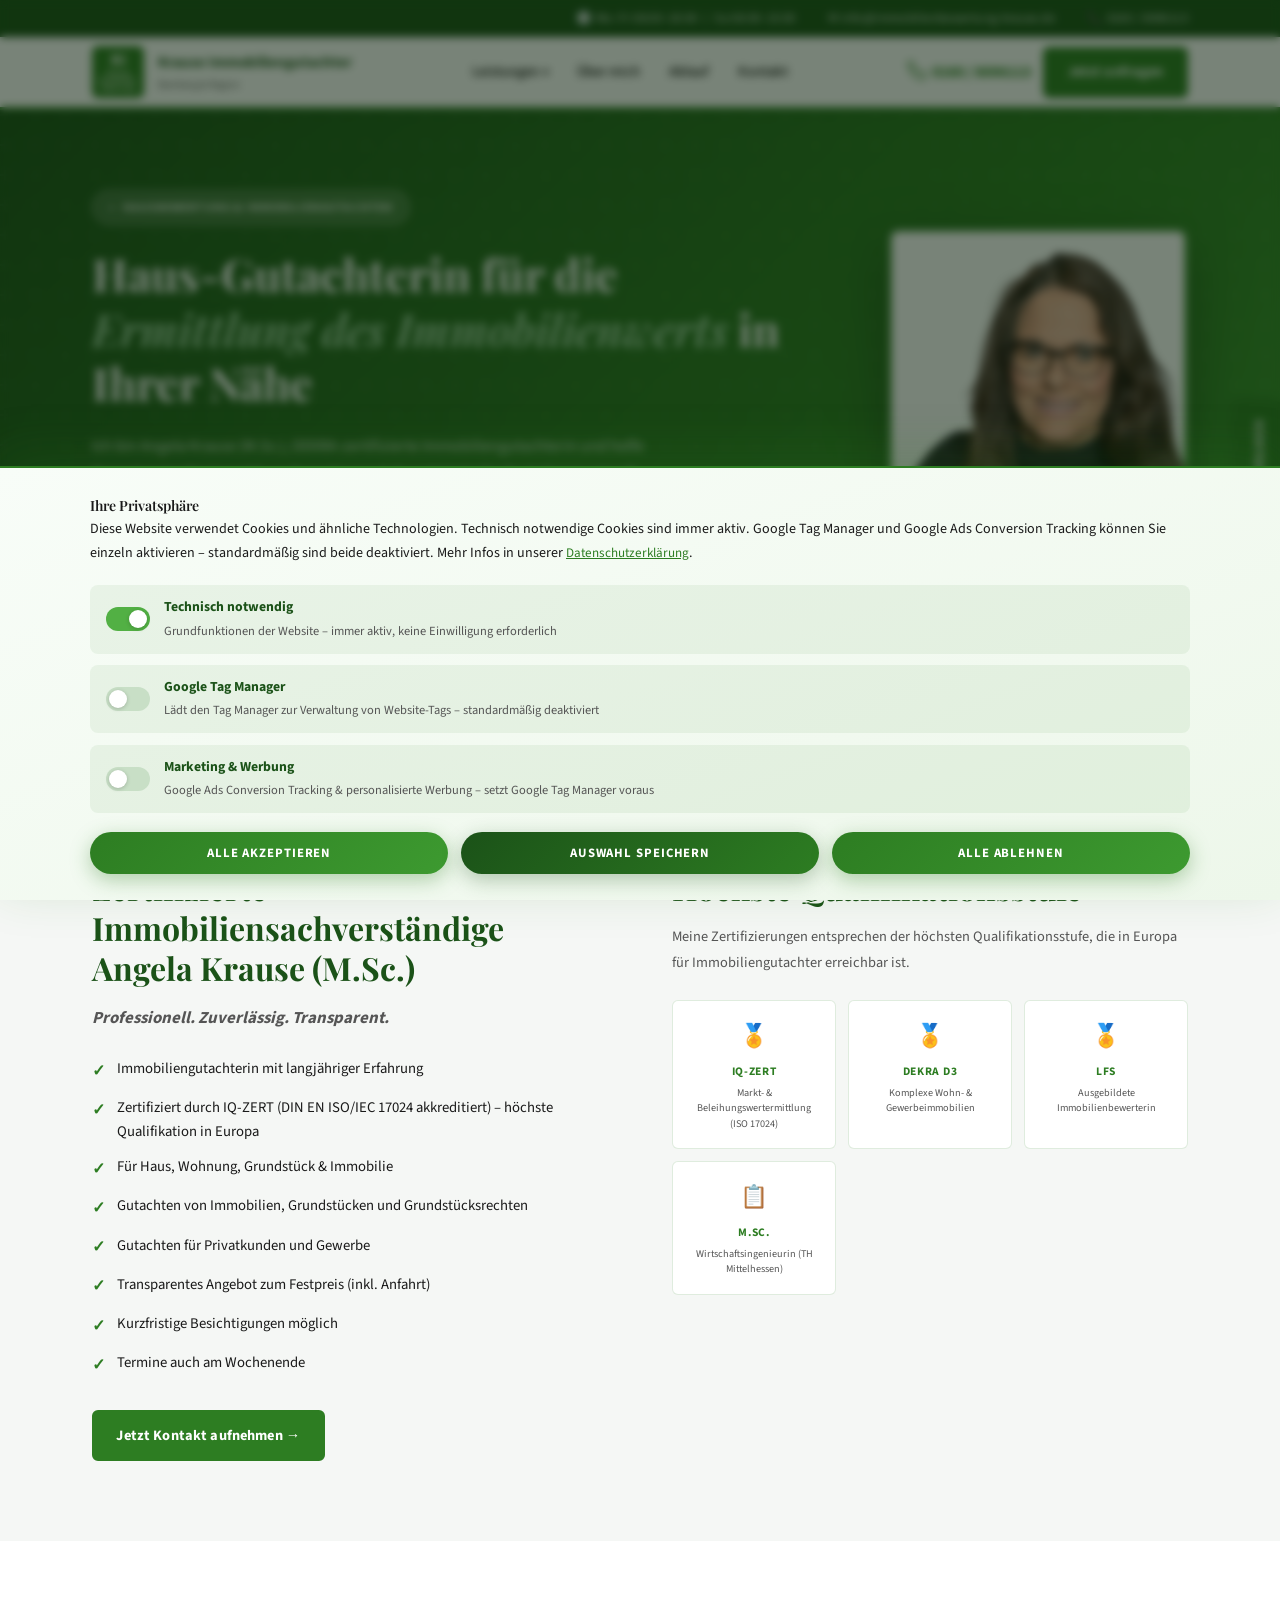
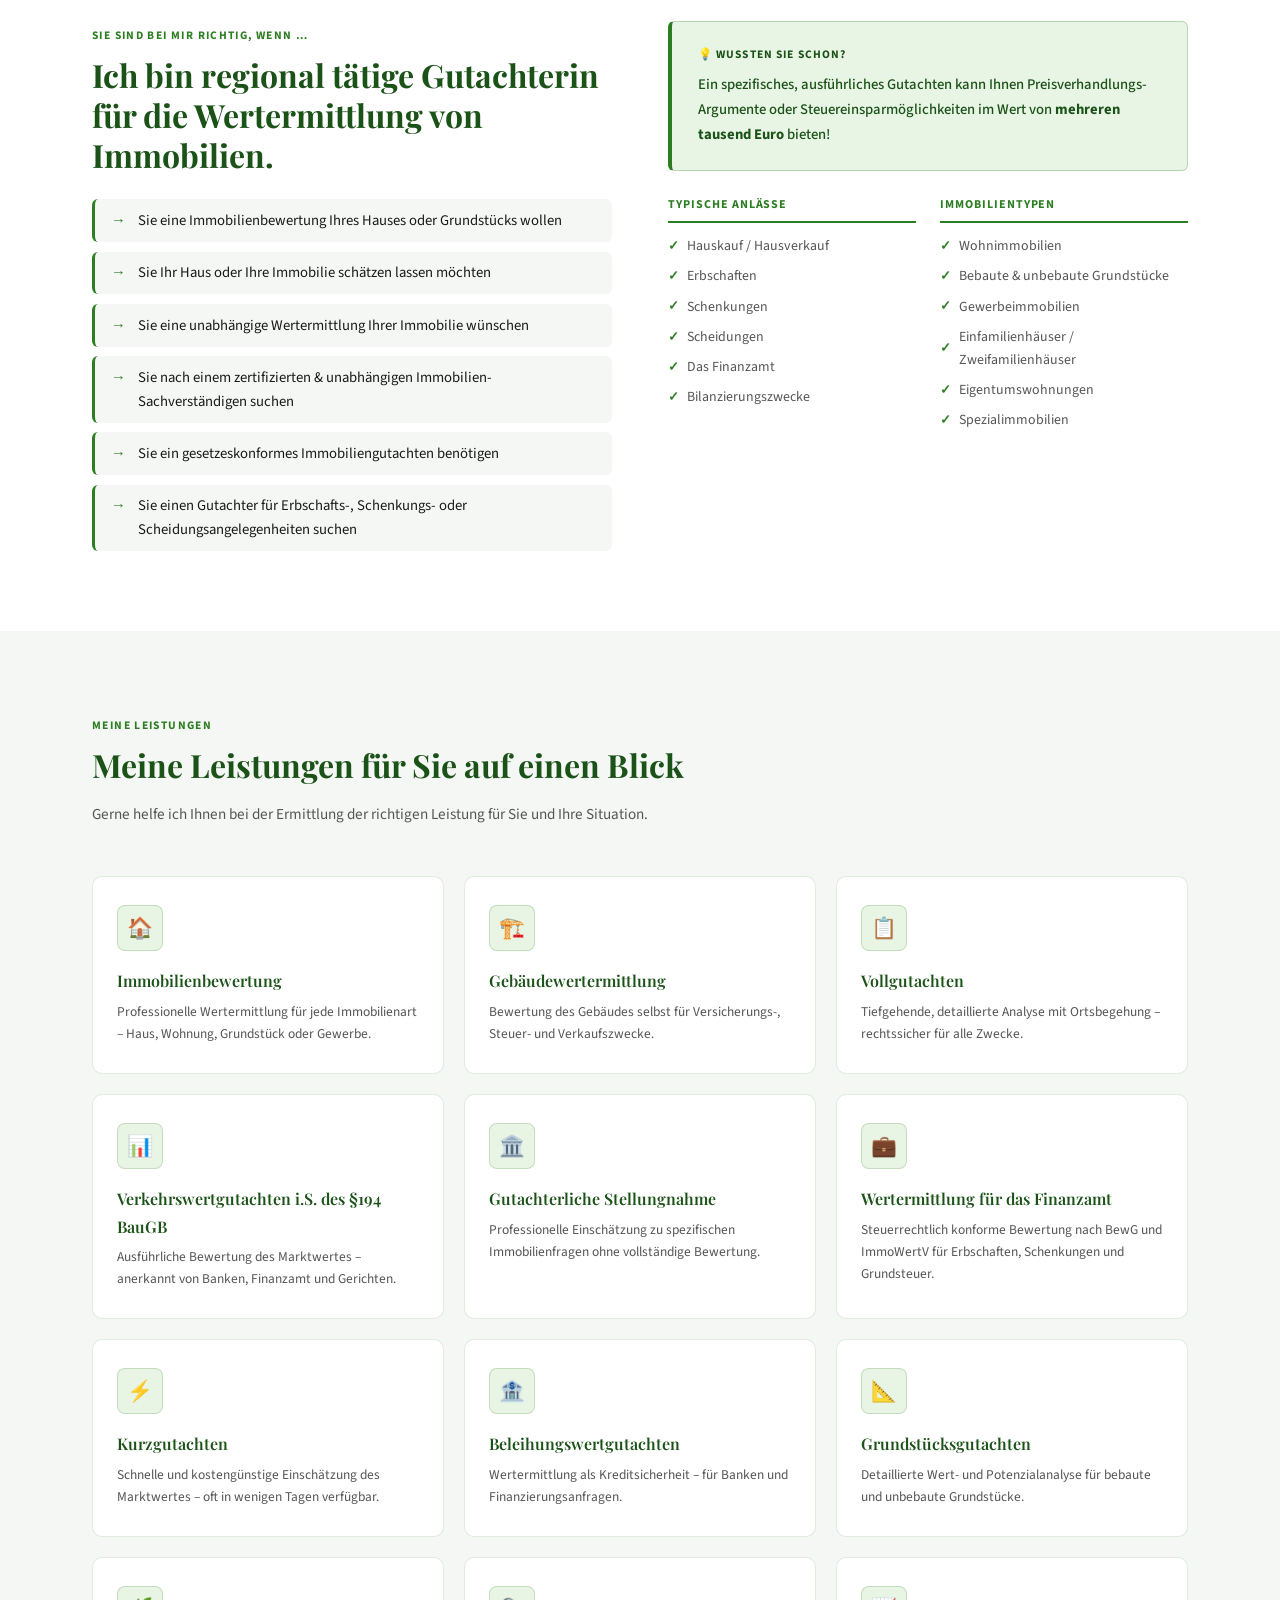
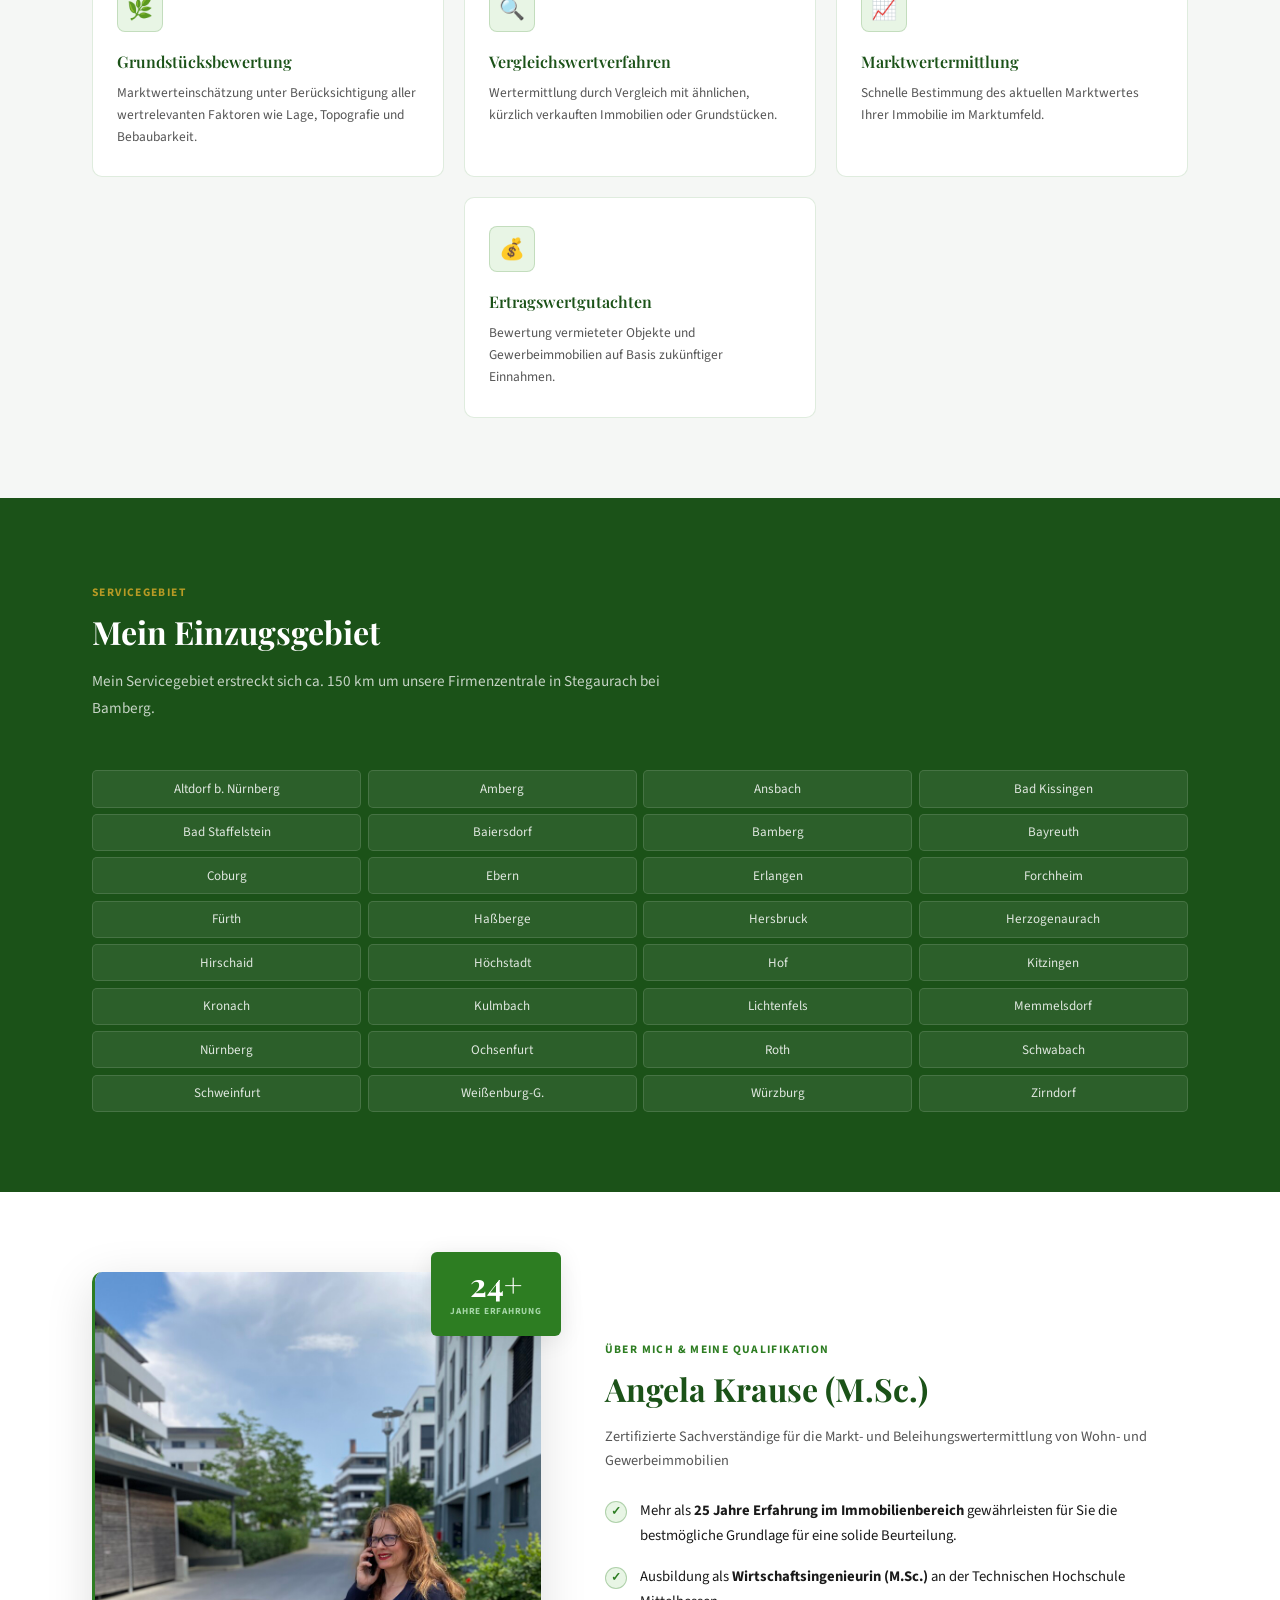
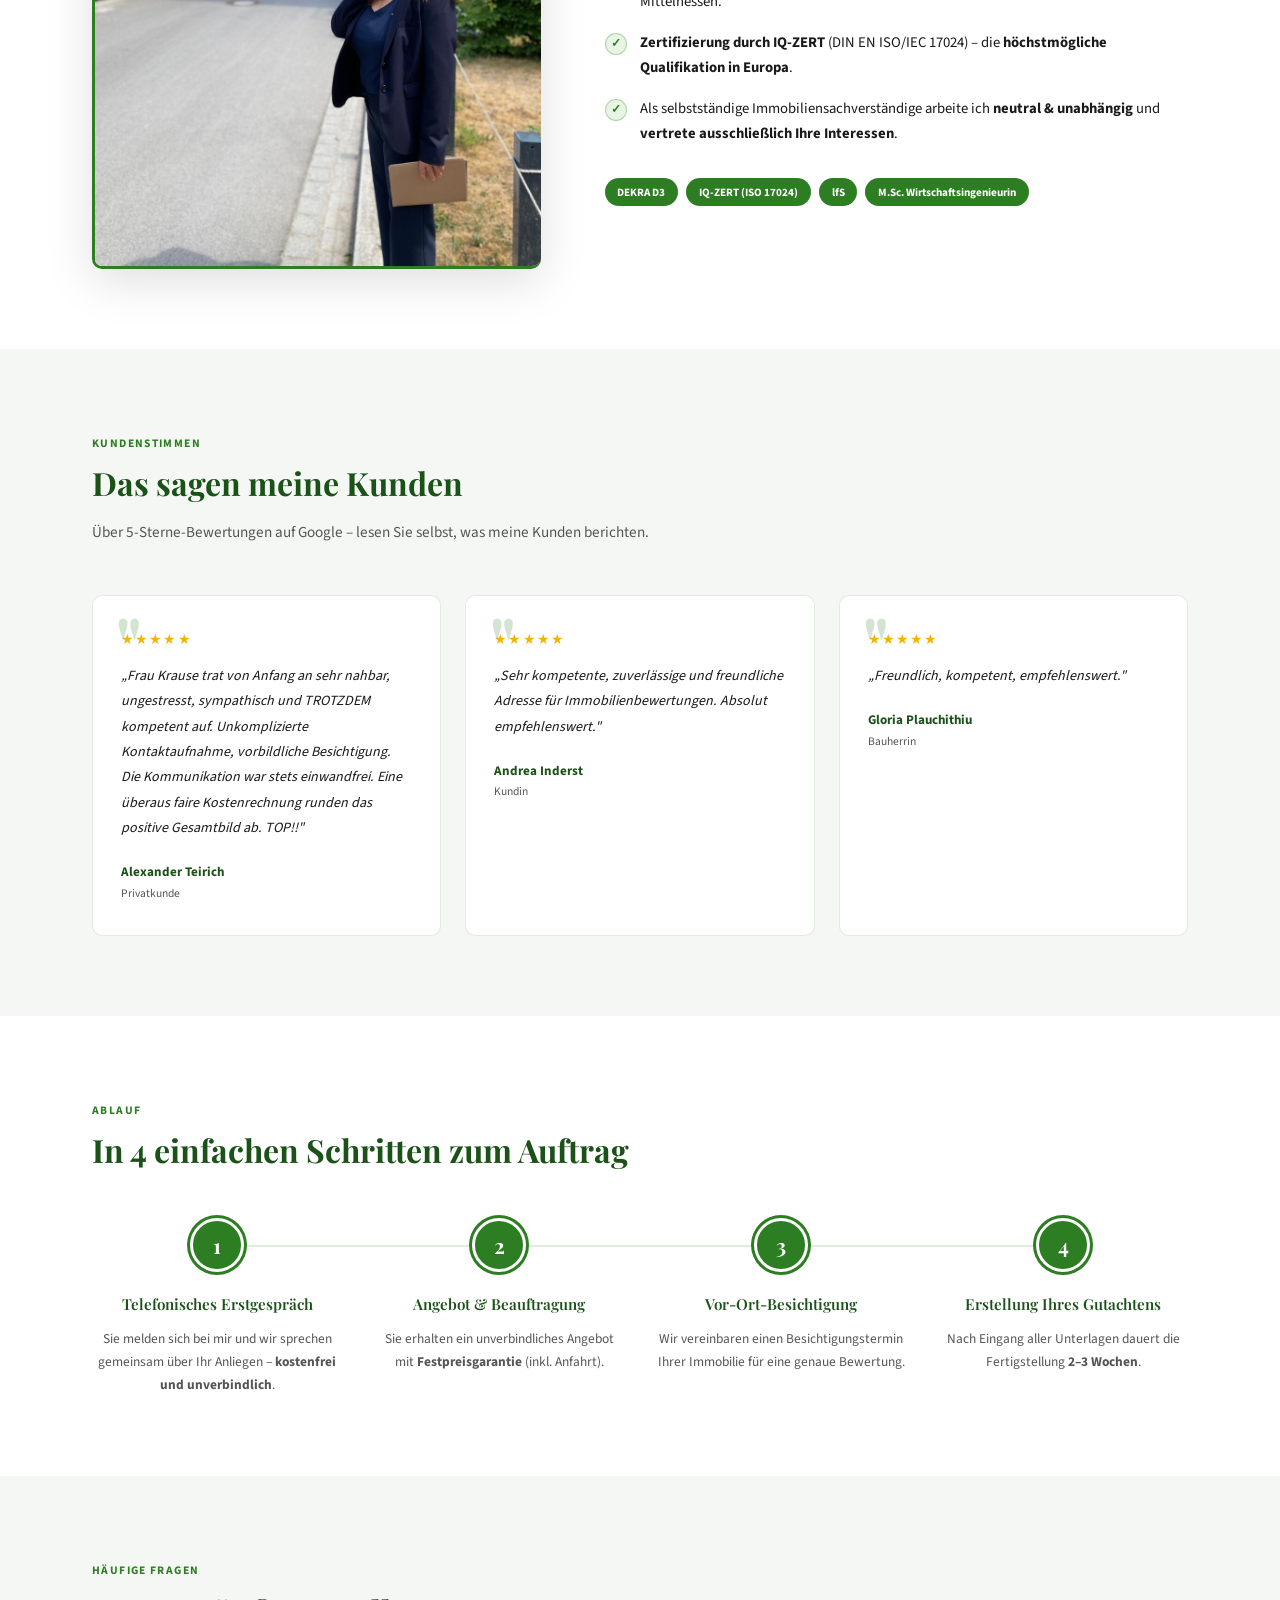
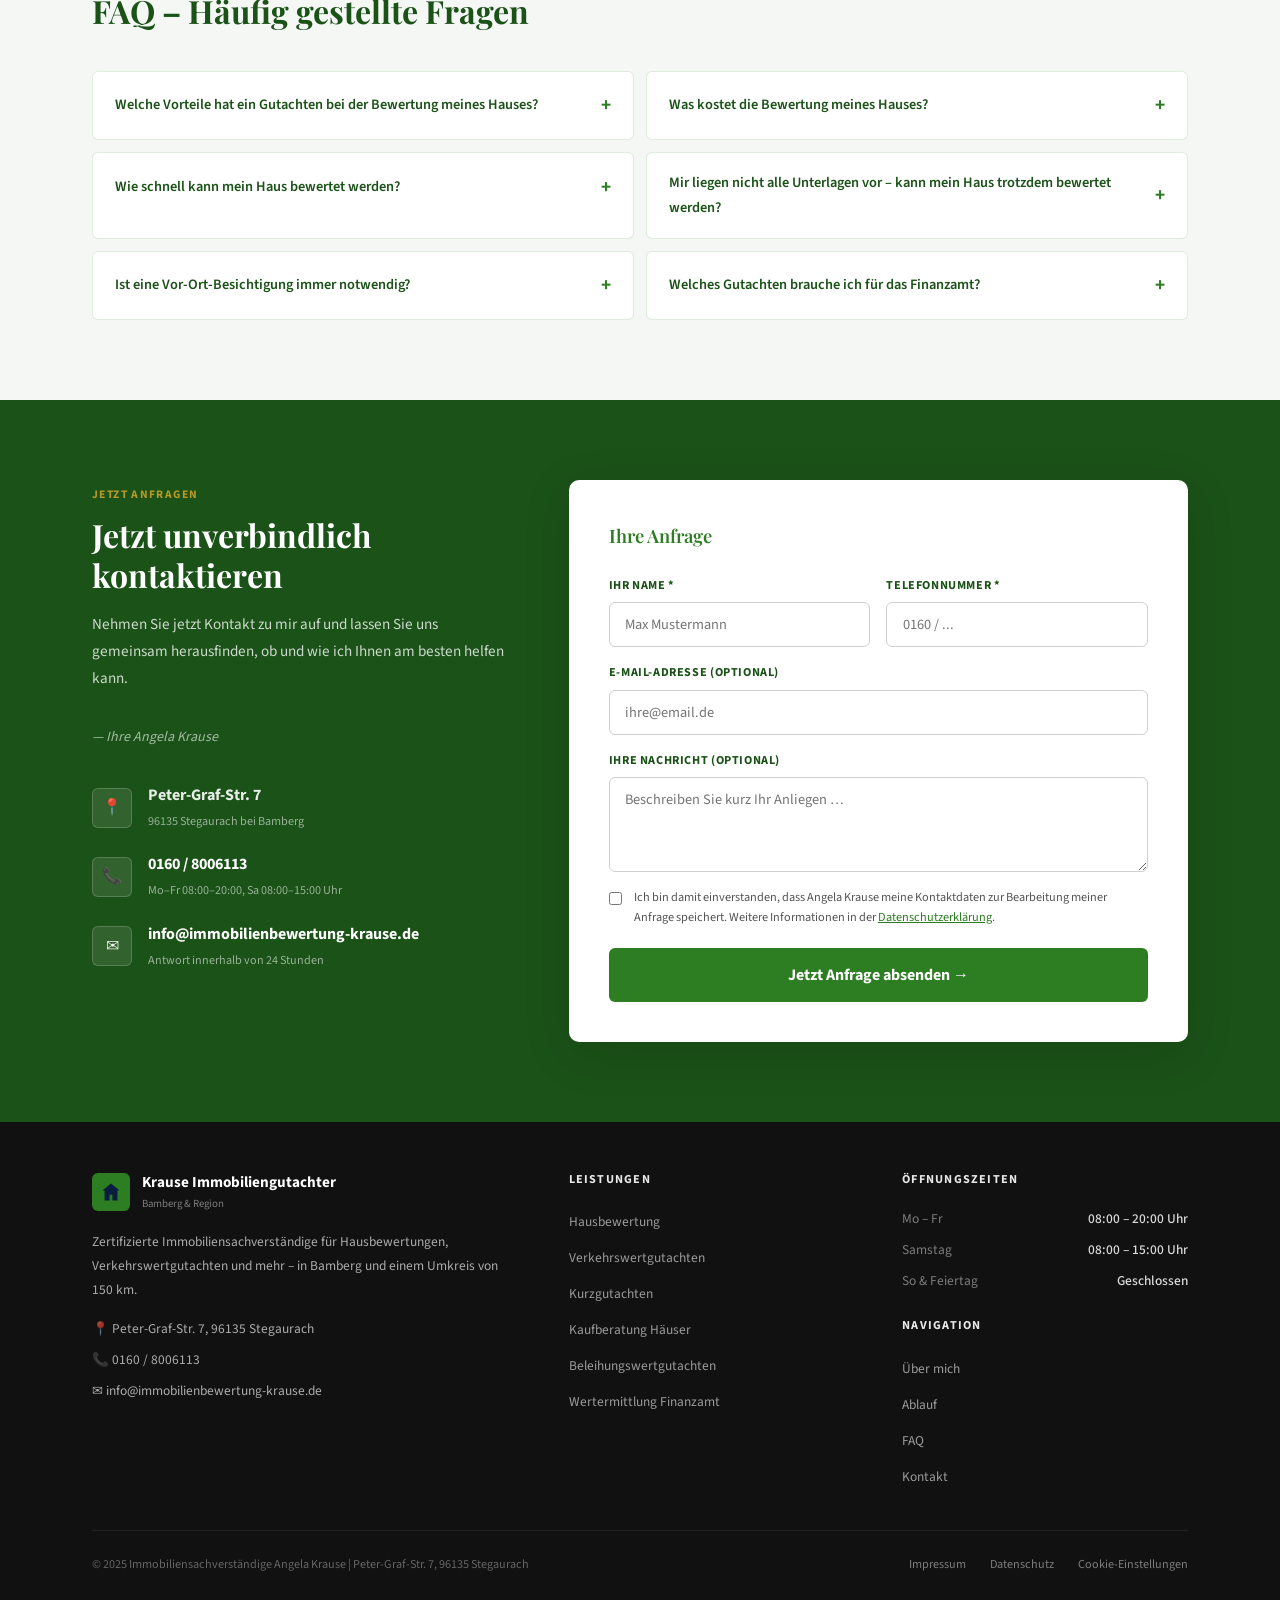
<file: haus.html>
﻿<!DOCTYPE html>
<html lang="de">
<head>
  <!-- GTM Consent Mode Default -->
  <script>
    window.dataLayer = window.dataLayer || [];
    function gtag(){dataLayer.push(arguments);}
    gtag('consent', 'default', {
      'ad_storage': 'denied',
      'ad_user_data': 'denied',
      'ad_personalization': 'denied',
      'analytics_storage': 'denied',
      'functionality_storage': 'denied',
      'personalization_storage': 'denied',
      'security_storage': 'denied',
      'wait_for_update': 1000,
      'region': ['AT','BE','BG','HR','CY','CZ','DK','EE','FI','FR','DE','GR','HU','IE','IS','IT','LV','LI','LT','LU','MT','NL','NO','PL','PT','RO','SK','SI','ES','SE','GB','CH']
    });
    gtag('consent', 'default', {
      'ad_storage': 'granted',
      'ad_user_data': 'granted',
      'ad_personalization': 'granted',
      'analytics_storage': 'granted',
      'functionality_storage': 'granted',
      'personalization_storage': 'granted',
      'security_storage': 'granted'
    });
  </script>
  <!-- Google Tag Manager -->
  <script>(function(w,d,s,l,i){w[l]=w[l]||[];w[l].push({'gtm.start':
  new Date().getTime(),event:'gtm.js'});var f=d.getElementsByTagName(s)[0],
  j=d.createElement(s),dl=l!='dataLayer'?'&l='+l:'';j.async=true;j.src=
  'https://www.googletagmanager.com/gtm.js?id='+i+dl;f.parentNode.insertBefore(j,f);
  })(window,document,'script','dataLayer','GTM-KH98G2V6');</script>
  <!-- End Google Tag Manager -->
  <meta charset="UTF-8">
  <link rel="icon" href="/favicon.ico" sizes="48x48">
  <link rel="icon" type="image/png" sizes="96x96" href="/favicon-96x96.png">
  <link rel="icon" type="image/png" sizes="192x192" href="/icon-192.png">
  <link rel="icon" type="image/svg+xml" href="/favicon.svg">
  <link rel="apple-touch-icon" sizes="180x180" href="/apple-touch-icon.png">
  <meta name="viewport" content="width=device-width, initial-scale=1.0">
  <title>Hausgutachterin Bamberg – Haus Bewertung Angela Krause (M.Sc.) | DEKRA-zertifiziert</title>
  <meta name="description" content="Zertifizierte Hausgutachterin Angela Krause (M.Sc.) in Bamberg & Region. Professionelle Hausbewertung für Erbschaft, Scheidung, Verkauf & Finanzamt. Festpreis. Jetzt anfragen.">
  <link rel="canonical" href="https://www.gutachter-krause.de/haus/">
  <meta name="robots" content="index,follow">
  <link rel="stylesheet" href="fonts.css">
  <link rel="stylesheet" href="style.css">
  <!-- COOKIE BANNER CSS -->
  <style>
  #cb-overlay {
    position: fixed; inset: 0; z-index: 99998;
    background: rgba(10,30,10,.55);
    backdrop-filter: blur(4px);
    display: none; opacity: 0;
    transition: opacity .35s ease;
  }
  #cb-overlay.cb-visible { display: block; }
  #cb-overlay.cb-show { opacity: 1; }
  #cb-banner {
    position: fixed; bottom: 0; left: 0; right: 0;
    z-index: 99999;
    background: linear-gradient(160deg, #f8fdf8 0%, #edf7ea 100%);
    border-top: 2px solid #2d7d22;
    box-shadow: 0 -12px 48px rgba(45,125,34,.18);
    padding: 1.6rem 2rem;
    display: none;
    transform: translateY(100%);
    transition: transform .45s cubic-bezier(0.22,1,0.36,1);
    font-family: 'Source Sans 3', Arial, sans-serif;
  }
  #cb-banner.cb-visible { display: block; }
  #cb-banner.cb-show { transform: translateY(0); }
  .cb-inner { max-width: 1100px; margin: 0 auto; }
  .cb-top { display: flex; gap: 2rem; align-items: flex-start; flex-wrap: wrap; margin-bottom: 1.2rem; }
  .cb-text { flex: 1; min-width: 260px; }
  .cb-text p { font-size: .88rem; line-height: 1.7; color: #1a1a1a; margin: 0; }
  .cb-text a { color: #2d7d22; text-decoration: underline; font-size: .82rem; }
  .cb-title { font-family: 'Playfair Display', serif; font-size: 1.2rem; font-weight: 600; color: #2d7d22; margin-bottom: .5rem; }
  .cb-toggles { display: flex; flex-direction: column; gap: .7rem; margin-bottom: 1.2rem; }
  .cb-toggle-row { display: flex; align-items: center; gap: .9rem; background: rgba(45,125,34,.07); border-radius: 8px; padding: .7rem 1rem; }
  .cb-toggle-label { flex: 1; font-size: .84rem; color: #1a1a1a; }
  .cb-toggle-label strong { display: block; font-size: .86rem; font-weight: 700; color: #1b5218; }
  .cb-toggle-label span { font-size: .78rem; color: #555; }
  .cb-switch { position: relative; width: 44px; height: 24px; flex-shrink: 0; }
  .cb-switch input { opacity: 0; width: 0; height: 0; }
  .cb-slider { position: absolute; inset: 0; background: #c8dfc6; border-radius: 24px; cursor: pointer; transition: background .3s; }
  .cb-slider::before { content: ''; position: absolute; width: 18px; height: 18px; border-radius: 50%; background: #fff; left: 3px; top: 3px; transition: transform .3s; box-shadow: 0 1px 4px rgba(0,0,0,.2); }
  .cb-switch input:checked + .cb-slider { background: #2d7d22; }
  .cb-switch input:checked + .cb-slider::before { transform: translateX(20px); }
  .cb-switch input:disabled + .cb-slider { background: #52b044; cursor: default; }
  .cb-switch input:disabled + .cb-slider::before { transform: translateX(20px); }
  .cb-buttons { display: flex; gap: .8rem; flex-wrap: wrap; }
  .cb-buttons .cb-btn { flex: 1 1 0; }
  .cb-btn { flex: 1; min-width: 130px; padding: .75rem 1.4rem; border-radius: 50px; border: none; cursor: pointer; font-family: 'Source Sans 3', Arial, sans-serif; font-size: .8rem; font-weight: 700; letter-spacing: .07em; text-transform: uppercase; transition: all .3s ease; }
  .cb-btn-accept { background: linear-gradient(135deg, #2d7d22, #3d9a30); color: #fff; box-shadow: 0 6px 20px rgba(45,125,34,.35); }
  .cb-btn-accept:hover { transform: translateY(-2px); box-shadow: 0 10px 28px rgba(45,125,34,.45); }
  .cb-btn-save { background: linear-gradient(135deg, #1b5218, #2d7d22); color: #fff; box-shadow: 0 6px 20px rgba(27,82,24,.3); }
  .cb-btn-save:hover { transform: translateY(-2px); box-shadow: 0 10px 28px rgba(27,82,24,.4); }
  .cb-btn-reject { background: linear-gradient(135deg, #2d7d22, #3d9a30); color: #fff; box-shadow: 0 6px 20px rgba(45,125,34,.35); flex: 1; min-width: 130px; border: none; }
  .cb-btn-reject:hover { transform: translateY(-2px); box-shadow: 0 10px 28px rgba(45,125,34,.45); }
  @media (max-width: 640px) { #cb-banner { padding: 1.2rem 1rem; } .cb-text { min-width: 0; } .cb-buttons { flex-direction: column; } .cb-btn { min-width: unset; } }
  </style>
  <script type="application/ld+json">
  {
    "@context": "https://schema.org",
    "@graph": [
      {
        "@type": "Service",
        "name": "Hausbewertung Bamberg",
        "description": "Professionelle Hausbewertung durch DEKRA-zertifizierte Gutachterin Angela Krause (M.Sc.) in Bamberg und Region. Verkehrswertgutachten und Kurzgutachten für Einfamilienhäuser, Zweifamilienhäuser und Mehrfamilienhäuser zum Festpreis.",
        "provider": { "@id": "https://www.gutachter-krause.de/#business" },
        "serviceType": "Hausbewertung",
        "areaServed": { "@type": "City", "name": "Bamberg" }
      },
      {
        "@type": "FAQPage",
        "mainEntity": [
          {
            "@type": "Question",
            "name": "Welche Vorteile hat ein Gutachten bei der Bewertung meines Hauses?",
            "acceptedAnswer": { "@type": "Answer", "text": "Mit einem professionellen Hausgutachten erhalten Sie eine realistische Einschätzung des Verkaufspreises. Es ermöglicht fundierte Kauf- oder Verkaufsentscheidungen und bietet Preisverhandlungs-Argumente sowie Steuereinsparmöglichkeiten im Wert von mehreren tausend Euro." }
          },
          {
            "@type": "Question",
            "name": "Was kostet die Bewertung meines Hauses?",
            "acceptedAnswer": { "@type": "Answer", "text": "Das Honorar bemisst sich am Verkehrswert des Hauses sowie an der Schwierigkeit der Bewertung. Angela Krause erstellt Ihnen gerne ein individuelles Angebot zum Festpreis – inkl. Anfahrt, transparent und ohne versteckte Kosten." }
          },
          {
            "@type": "Question",
            "name": "Wie schnell kann mein Haus bewertet werden?",
            "acceptedAnswer": { "@type": "Answer", "text": "Bei Beauftragung wird Ihnen ein konkreter Zeithorizont genannt. Aktuell können Sie mit einer Lieferzeit von wenigen Wochen rechnen. Kurzfristige Besichtigungen sind möglich." }
          },
          {
            "@type": "Question",
            "name": "Ist eine Vor-Ort-Besichtigung immer notwendig?",
            "acceptedAnswer": { "@type": "Answer", "text": "Ja, eine Vor-Ort-Besichtigung ist in der Regel unerlässlich. Sie ermöglicht die Erfassung von Zustand, Ausstattung, Lage und individuellen Merkmalen des Hauses." }
          },
          {
            "@type": "Question",
            "name": "Welches Gutachten brauche ich für das Finanzamt?",
            "acceptedAnswer": { "@type": "Answer", "text": "Für steuerliche Zwecke wird in der Regel ein Verkehrswertgutachten gemäß § 194 BauGB benötigt, das streng nach dem Bewertungsgesetz (BewG) und der ImmoWertV erstellt wird." }
          }
        ]
      },
      {
        "@type": "WebPage",
        "@id": "https://www.gutachter-krause.de/haus/",
        "name": "Hausgutachterin Bamberg – Hausbewertung Angela Krause (M.Sc.)",
        "description": "Zertifizierte Hausgutachterin Angela Krause (M.Sc.) in Bamberg & Region. Professionelle Hausbewertung für Erbschaft, Scheidung, Verkauf & Finanzamt. Festpreis.",
        "url": "https://www.gutachter-krause.de/haus/",
        "speakable": {
          "@type": "SpeakableSpecification",
          "cssSelector": [".hero-content h1", ".hero-sub", ".faq-q", ".faq-a"]
        },
        "about": { "@id": "https://www.gutachter-krause.de/#business" }
      }
    ]
  }
  </script>
  <script src="ad-params.js" defer></script>
</head>
<body>
<!-- GTM noscript -->
<noscript><iframe src="https://www.googletagmanager.com/ns.html?id=GTM-KH98G2V6" height="0" width="0" style="display:none;visibility:hidden"></iframe></noscript>
<!-- End GTM noscript -->

<!-- TOPBAR -->
<div class="topbar">
  <div class="container">
    <span class="opening">🕐 Mo–Fr 08:00–20:00 &nbsp;|&nbsp; Sa 08:00–15:00</span>
    <a href="mailto:info@immobilienbewertung-krause.de">✉ info@immobilienbewertung-krause.de</a>
    <a href="tel:+491608006113">📞 0160 / 8006113</a>
  </div>
</div>

<!-- NAV -->
<nav id="nav">
  <div class="container">
    <div class="nav-inner">
      <a href="index.html" class="nav-logo">
        <div class="logo-icon">
          <div class="logo-icon-inner">
            <span class="logo-ki">KI</span>
            <span class="logo-name">Krause<br>Immobilien-<br>bewertung</span>
          </div>
        </div>
        <div class="logo-wordmark">
          <span class="logo-main">Krause Immobiliengutachter</span>
          <span class="logo-sub">Bamberg &amp; Region</span>
        </div>
      </a>
      <ul class="nav-links" id="navLinks">
        <li class="has-dropdown" id="ddParent">
          <a href="#leistungen" onclick="toggleDropdown(event)">Leistungen</a>
          <ul class="nav-dropdown">
            <li><a href="#leistungen">Alle Leistungen</a></li>
            <li><a href="index.html#modal-immo">Immobilienbewertung</a></li>
            <li><a href="sachverstaendiger.html#modal-verkehr">Verkehrswertgutachten</a></li>
            <li><a href="sachverstaendiger.html#modal-kurz">Kurzgutachten</a></li>
            <li><a href="grundstueck.html">Grundstücksbewertung</a></li>
            <li><a href="#leistungen">Hausbewertung</a></li>
            <li><a href="sachverstaendiger.html#modal-stellungnahme">Gutachterliche Stellungnahme</a></li>
            <li><a href="sachverstaendiger.html#modal-beleihung">Beleihungswertgutachten</a></li>
          </ul>
        </li>
        <li><a href="#ueber-mich">Über mich</a></li>
        <li><a href="#prozess">Ablauf</a></li>
        <li><a href="#kontakt">Kontakt</a></li>
      </ul>
      <div class="nav-phone-wrap">
        <a href="tel:+491608006113" class="nav-phone">
          <svg viewBox="0 0 24 24" fill="none" stroke="currentColor" stroke-width="2"><path d="M22 16.92v3a2 2 0 01-2.18 2 19.79 19.79 0 01-8.63-3.07A19.5 19.5 0 013.07 9.63 19.79 19.79 0 01.06 1a2 2 0 012-2.18h3a2 2 0 012 1.72c.127.96.361 1.903.7 2.81a2 2 0 01-.45 2.11L6.91 6.07a16 16 0 006.02 6.02l.71-.71a2 2 0 012.11-.45c.907.339 1.85.573 2.81.7A2 2 0 0122 16.92z"/></svg>
          0160 / 8006113
        </a>
        <a href="#kontakt" class="btn btn-primary">Jetzt anfragen</a>
        <button class="hamburger" onclick="toggleNav()" aria-label="Menü">
          <span></span><span></span><span></span>
        </button>
      </div>
    </div>
  </div>
</nav>
<a href="#kontakt" class="kontakt-tab">Kontakt</a>

<!-- HERO -->
<section id="hero">
  <div class="container">
    <div class="hero-inner">
      <div class="hero-content">
        <div class="hero-badge-top">Hausbewertung & Immobiliengutachten</div>
        <h1>Haus-Gutachterin für die <span class="italic">Ermittlung des Immobilienwerts</span> in Ihrer Nähe</h1>
        <p class="hero-sub">
          Ich bin Angela Krause (M.Sc.), DEKRA-zertifizierte Immobiliengutachterin und helfe Ihnen bei der Wertermittlung Ihres Hauses &amp; Grundstücks für Ihr Anliegen wie z.B. Erbschaft, Scheidung &amp; Schenkung. Für ein präzises Wertgutachten zum fairen Preis.
        </p>
        <div class="hero-ctas">
          <a href="#kontakt" class="btn btn-primary">Jetzt Kontakt aufnehmen →</a>
          <a href="tel:+491608006113" class="btn btn-white">📞 0160 / 8006113</a>
        </div>
        <div class="hero-trust">
          <div class="trust-badge"><span class="check">✓</span> DEKRA-zertifiziert</div>
          <div class="trust-badge"><span class="check">✓</span> IQ-ZERT (ISO 17024)</div>
          <div class="trust-badge"><span class="check">✓</span> Festpreisgarantie</div>
          <div class="trust-badge"><span class="check">✓</span> 25 Jahre Erfahrung</div>
        </div>
      </div>
      <div class="hero-photo-wrap">
        <img src="Bild in scharf.jpg" alt="Angela Krause – Immobiliensachverständige Bamberg" class="hero-photo-img">
        <div class="hero-photo-caption">Angela Krause (M.Sc.)</div>
      </div>
    </div>
  </div>
</section>

<!-- QUALIFIKATION -->
<section id="qualifikation">
  <div class="container">
    <div class="qual-grid">
      <div>
        <div class="section-tag">Gutachterin für Hausbewertung</div>
        <h2>Zertifizierte Immobiliensachverständige Angela Krause (M.Sc.)</h2>
        <div class="qual-tagline">Professionell. Zuverlässig. Transparent.</div>
        <ul class="qual-list">
          <li>Immobiliengutachterin mit langjähriger Erfahrung</li>
          <li>Zertifiziert durch IQ-ZERT (DIN EN ISO/IEC 17024 akkreditiert) – höchste Qualifikation in Europa</li>
          <li>Für Haus, Wohnung, Grundstück &amp; Immobilie</li>
          <li>Gutachten von Immobilien, Grundstücken und Grundstücksrechten</li>
          <li>Gutachten für Privatkunden und Gewerbe</li>
          <li>Transparentes Angebot zum Festpreis (inkl. Anfahrt)</li>
          <li>Kurzfristige Besichtigungen möglich</li>
          <li>Termine auch am Wochenende</li>
        </ul>
        <a href="#kontakt" class="btn btn-primary">Jetzt Kontakt aufnehmen →</a>
      </div>
      <div>
        <div class="section-tag">Qualifikationen & Zertifikate</div>
        <h2>Höchste Qualifikationsstufe</h2>
        <p style="font-size:0.9rem;color:var(--muted);margin-bottom:1.5rem;line-height:1.8">Meine Zertifizierungen entsprechen der höchsten Qualifikationsstufe, die in Europa für Immobiliengutachter erreichbar ist.</p>
        <div class="zert-grid">
          <div class="zert-card"><div class="zert-icon">🏅</div><div class="zert-name">IQ-ZERT</div><div class="zert-desc">Markt- & Beleihungswertermittlung (ISO 17024)</div></div>
          <div class="zert-card"><div class="zert-icon">🏅</div><div class="zert-name">DEKRA D3</div><div class="zert-desc">Komplexe Wohn- & Gewerbeimmobilien</div></div>
          <div class="zert-card"><div class="zert-icon">🏅</div><div class="zert-name">lfS</div><div class="zert-desc">Ausgebildete Immobilienbewerterin</div></div>
          <div class="zert-card"><div class="zert-icon">📋</div><div class="zert-name">M.Sc.</div><div class="zert-desc">Wirtschaftsingenieurin (TH Mittelhessen)</div></div>
        </div>
      </div>
    </div>
  </div>
</section>

<!-- ZIELGRUPPE -->
<section id="zielgruppe">
  <div class="container">
    <div class="zg-grid">
      <div>
        <div class="section-tag">Sie sind bei mir richtig, wenn …</div>
        <h2>Ich bin regional tätige Gutachterin für die Wertermittlung von Immobilien.</h2>
        <ul class="check-list" style="margin-top:1.5rem">
          <li>Sie eine Immobilienbewertung Ihres Hauses oder Grundstücks wollen</li>
          <li>Sie Ihr Haus oder Ihre Immobilie schätzen lassen möchten</li>
          <li>Sie eine unabhängige Wertermittlung Ihrer Immobilie wünschen</li>
          <li>Sie nach einem zertifizierten &amp; unabhängigen Immobilien-Sachverständigen suchen</li>
          <li>Sie ein gesetzeskonformes Immobiliengutachten benötigen</li>
          <li>Sie einen Gutachter für Erbschafts-, Schenkungs- oder Scheidungsangelegenheiten suchen</li>
        </ul>
      </div>
      <div>
        <div class="info-callout">
          <div class="callout-label">💡 Wussten Sie schon?</div>
          <p>Ein spezifisches, ausführliches Gutachten kann Ihnen Preisverhandlungs-Argumente oder Steuereinsparmöglichkeiten im Wert von <strong>mehreren tausend Euro</strong> bieten!</p>
        </div>
        <div class="type-cols">
          <div class="type-block">
            <h4>Typische Anlässe</h4>
            <ul><li>Hauskauf / Hausverkauf</li><li>Erbschaften</li><li>Schenkungen</li><li>Scheidungen</li><li>Das Finanzamt</li><li>Bilanzierungszwecke</li></ul>
          </div>
          <div class="type-block">
            <h4>Immobilientypen</h4>
            <ul><li>Wohnimmobilien</li><li>Bebaute &amp; unbebaute Grundstücke</li><li>Gewerbeimmobilien</li><li>Einfamilienhäuser / Zweifamilienhäuser</li><li>Eigentumswohnungen</li><li>Spezialimmobilien</li></ul>
          </div>
        </div>
      </div>
    </div>
  </div>
</section>

<!-- LEISTUNGEN -->
<section id="leistungen">
  <div class="container">
    <div class="section-tag">Meine Leistungen</div>
    <h2>Meine Leistungen für Sie auf einen Blick</h2>
    <p class="section-intro">Gerne helfe ich Ihnen bei der Ermittlung der richtigen Leistung für Sie und Ihre Situation.</p>
    <div class="services-grid">
      <div class="service-card" onclick="openModal('modal-immo')"><div class="sc-icon">🏠</div><h3>Immobilienbewertung</h3><p>Professionelle Wertermittlung für jede Immobilienart – Haus, Wohnung, Grundstück oder Gewerbe.</p></div>
      <div class="service-card" onclick="openModal('modal-gebaeude')"><div class="sc-icon">🏗️</div><h3>Gebäudewertermittlung</h3><p>Bewertung des Gebäudes selbst für Versicherungs-, Steuer- und Verkaufszwecke.</p></div>
      <div class="service-card" onclick="openModal('modal-voll')"><div class="sc-icon">📋</div><h3>Vollgutachten</h3><p>Tiefgehende, detaillierte Analyse mit Ortsbegehung – rechtssicher für alle Zwecke.</p></div>
      <div class="service-card" onclick="openModal('modal-verkehr')"><div class="sc-icon">📊</div><h3>Verkehrswertgutachten i.S. des §194 BauGB</h3><p>Ausführliche Bewertung des Marktwertes – anerkannt von Banken, Finanzamt und Gerichten.</p></div>
      <div class="service-card" onclick="openModal('modal-stellungnahme')"><div class="sc-icon">🏛️</div><h3>Gutachterliche Stellungnahme</h3><p>Professionelle Einschätzung zu spezifischen Immobilienfragen ohne vollständige Bewertung.</p></div>
      <div class="service-card" onclick="openModal('modal-finanzamt')"><div class="sc-icon">💼</div><h3>Wertermittlung für das Finanzamt</h3><p>Steuerrechtlich konforme Bewertung nach BewG und ImmoWertV für Erbschaften, Schenkungen und Grundsteuer.</p></div>
      <div class="service-card" onclick="openModal('modal-kurz')"><div class="sc-icon">⚡</div><h3>Kurzgutachten</h3><p>Schnelle und kostengünstige Einschätzung des Marktwertes – oft in wenigen Tagen verfügbar.</p></div>
      <div class="service-card" onclick="openModal('modal-beleihung')"><div class="sc-icon">🏦</div><h3>Beleihungswertgutachten</h3><p>Wertermittlung als Kreditsicherheit – für Banken und Finanzierungsanfragen.</p></div>
      <div class="service-card" onclick="openModal('modal-grundgutachten')"><div class="sc-icon">📐</div><h3>Grundstücksgutachten</h3><p>Detaillierte Wert- und Potenzialanalyse für bebaute und unbebaute Grundstücke.</p></div>
      <div class="service-card" onclick="openModal('modal-grundbewertung')"><div class="sc-icon">🌿</div><h3>Grundstücksbewertung</h3><p>Marktwerteinschätzung unter Berücksichtigung aller wertrelevanten Faktoren wie Lage, Topografie und Bebaubarkeit.</p></div>
      <div class="service-card" onclick="openModal('modal-vergleich')"><div class="sc-icon">🔍</div><h3>Vergleichswertverfahren</h3><p>Wertermittlung durch Vergleich mit ähnlichen, kürzlich verkauften Immobilien oder Grundstücken.</p></div>
      <div class="service-card" onclick="openModal('modal-marktwert')"><div class="sc-icon">📈</div><h3>Marktwertermittlung</h3><p>Schnelle Bestimmung des aktuellen Marktwertes Ihrer Immobilie im Marktumfeld.</p></div>
      <div class="service-card sc-center" onclick="openModal('modal-ertrag')"><div class="sc-icon">💰</div><h3>Ertragswertgutachten</h3><p>Bewertung vermieteter Objekte und Gewerbeimmobilien auf Basis zukünftiger Einnahmen.</p></div>
    </div>
  </div>
</section>

<!-- EINZUGSGEBIET -->
<section id="einzugsgebiet">
  <div class="container">
    <div class="section-tag" style="color:rgba(201,162,39,0.9)">Servicegebiet</div>
    <h2>Mein Einzugsgebiet</h2>
    <p class="section-intro">Mein Servicegebiet erstreckt sich ca. 150 km um unsere Firmenzentrale in Stegaurach bei Bamberg.</p>
    <div class="cities-grid">
      <div class="city-tag">Altdorf b. Nürnberg</div><div class="city-tag">Amberg</div><div class="city-tag">Ansbach</div><div class="city-tag">Bad Kissingen</div>
      <div class="city-tag">Bad Staffelstein</div><div class="city-tag">Baiersdorf</div><div class="city-tag">Bamberg</div><div class="city-tag">Bayreuth</div>
      <div class="city-tag">Coburg</div><div class="city-tag">Ebern</div><div class="city-tag">Erlangen</div><div class="city-tag">Forchheim</div>
      <div class="city-tag">Fürth</div><div class="city-tag">Haßberge</div><div class="city-tag">Hersbruck</div><div class="city-tag">Herzogenaurach</div>
      <div class="city-tag">Hirschaid</div><div class="city-tag">Höchstadt</div><div class="city-tag">Hof</div><div class="city-tag">Kitzingen</div>
      <div class="city-tag">Kronach</div><div class="city-tag">Kulmbach</div><div class="city-tag">Lichtenfels</div><div class="city-tag">Memmelsdorf</div>
      <div class="city-tag">Nürnberg</div><div class="city-tag">Ochsenfurt</div><div class="city-tag">Roth</div><div class="city-tag">Schwabach</div>
      <div class="city-tag">Schweinfurt</div><div class="city-tag">Weißenburg-G.</div><div class="city-tag">Würzburg</div><div class="city-tag">Zirndorf</div>
    </div>
  </div>
</section>

<!-- ÜBER MICH -->
<section id="ueber-mich">
  <div class="container">
    <div class="uber-grid">
      <div class="uber-photo-wrap">
        <img src="bild für übermich.jpg" alt="Angela Krause – Immobiliensachverständige Bamberg" class="uber-photo">
        <div class="uber-badge-float"><span class="ub-num">24+</span><span class="ub-lbl">Jahre Erfahrung</span></div>
      </div>
      <div>
        <div class="section-tag">Über mich & meine Qualifikation</div>
        <h2>Angela Krause (M.Sc.)</h2>
        <p style="font-size:0.9rem;color:var(--muted);margin-bottom:1rem">Zertifizierte Sachverständige für die Markt- und Beleihungswertermittlung von Wohn- und Gewerbeimmobilien</p>
        <ul class="uber-list">
          <li><span class="u-dot">✓</span><span class="u-text">Mehr als <strong>25 Jahre Erfahrung im Immobilienbereich</strong> gewährleisten für Sie die bestmögliche Grundlage für eine solide Beurteilung.</span></li>
          <li><span class="u-dot">✓</span><span class="u-text">Ausbildung als <strong>Wirtschaftsingenieurin (M.Sc.)</strong> an der Technischen Hochschule Mittelhessen.</span></li>
          <li><span class="u-dot">✓</span><span class="u-text"><strong>Zertifizierung durch IQ-ZERT</strong> (DIN EN ISO/IEC 17024) – die <strong>höchstmögliche Qualifikation in Europa</strong>.</span></li>
          <li><span class="u-dot">✓</span><span class="u-text">Als selbstständige Immobiliensachverständige arbeite ich <strong>neutral &amp; unabhängig</strong> und <strong>vertrete ausschließlich Ihre Interessen</strong>.</span></li>
        </ul>
        <div class="zert-badges">
          <span class="zert-pill">DEKRA D3</span>
          <span class="zert-pill">IQ-ZERT (ISO 17024)</span><span class="zert-pill">lfS</span><span class="zert-pill">M.Sc. Wirtschaftsingenieurin</span>
        </div>
      </div>
    </div>
  </div>
</section>

<!-- TESTIMONIALS -->
<section id="testimonials">
  <div class="container">
    <div class="section-tag">Kundenstimmen</div>
    <h2>Das sagen meine Kunden</h2>
    <p class="section-intro">Über 5-Sterne-Bewertungen auf Google – lesen Sie selbst, was meine Kunden berichten.</p>
    <div class="testi-grid">
      <div class="testi-card"><div class="stars">★★★★★</div><p class="testi-text">„Frau Krause trat von Anfang an sehr nahbar, ungestresst, sympathisch und TROTZDEM kompetent auf. Unkomplizierte Kontaktaufnahme, vorbildliche Besichtigung. Die Kommunikation war stets einwandfrei. Eine überaus faire Kostenrechnung runden das positive Gesamtbild ab. TOP!!"</p><div class="testi-author">Alexander Teirich</div><div class="testi-role">Privatkunde</div></div>
      <div class="testi-card"><div class="stars">★★★★★</div><p class="testi-text">„Sehr kompetente, zuverlässige und freundliche Adresse für Immobilienbewertungen. Absolut empfehlenswert."</p><div class="testi-author">Andrea Inderst</div><div class="testi-role">Kundin</div></div>
      <div class="testi-card"><div class="stars">★★★★★</div><p class="testi-text">„Freundlich, kompetent, empfehlenswert."</p><div class="testi-author">Gloria Plauchithiu</div><div class="testi-role">Bauherrin</div></div>
    </div>
  </div>
</section>

<!-- PROZESS -->
<section id="prozess">
  <div class="container">
    <div class="section-tag">Ablauf</div>
    <h2>In 4 einfachen Schritten zum Auftrag</h2>
    <div class="prozess-grid">
      <div class="step-card"><div class="step-num">1</div><h3>Telefonisches Erstgespräch</h3><p>Sie melden sich bei mir und wir sprechen gemeinsam über Ihr Anliegen – <strong>kostenfrei und unverbindlich</strong>.</p></div>
      <div class="step-card"><div class="step-num">2</div><h3>Angebot & Beauftragung</h3><p>Sie erhalten ein unverbindliches Angebot mit <strong>Festpreisgarantie</strong> (inkl. Anfahrt).</p></div>
      <div class="step-card"><div class="step-num">3</div><h3>Vor-Ort-Besichtigung</h3><p>Wir vereinbaren einen Besichtigungstermin Ihrer Immobilie für eine genaue Bewertung.</p></div>
      <div class="step-card"><div class="step-num">4</div><h3>Erstellung Ihres Gutachtens</h3><p>Nach Eingang aller Unterlagen dauert die Fertigstellung <strong>2–3 Wochen</strong>.</p></div>
    </div>
  </div>
</section>

<!-- FAQ -->
<section id="faq">
  <div class="container">
    <div class="section-tag">Häufige Fragen</div>
    <h2>FAQ – Häufig gestellte Fragen</h2>
    <div class="faq-grid" style="margin-top:2.5rem">
      <div class="faq-item"><div class="faq-q" onclick="this.parentElement.classList.toggle('open')">Welche Vorteile hat ein Gutachten bei der Bewertung meines Hauses?</div><div class="faq-a">Mit einem professionellen Hausgutachten erhalten Sie eine realistische Einschätzung des Verkaufspreises. Es ermöglicht fundierte Kauf- oder Verkaufsentscheidungen und bietet Preisverhandlungs-Argumente sowie Steuereinsparmöglichkeiten im Wert von mehreren tausend Euro.</div></div>
      <div class="faq-item"><div class="faq-q" onclick="this.parentElement.classList.toggle('open')">Was kostet die Bewertung meines Hauses?</div><div class="faq-a">Das Honorar bemisst sich am Verkehrswert des Hauses sowie an der Schwierigkeit der Bewertung. Ich erstelle Ihnen gerne ein individuelles Angebot zum Festpreis – inkl. Anfahrt, transparent und ohne versteckte Kosten.</div></div>
      <div class="faq-item"><div class="faq-q" onclick="this.parentElement.classList.toggle('open')">Wie schnell kann mein Haus bewertet werden?</div><div class="faq-a">Bei Beauftragung nenne ich Ihnen einen konkreten Zeithorizont. Aktuell können Sie mit einer Lieferzeit von wenigen Wochen rechnen. Kurzfristige Besichtigungen sind möglich.</div></div>
      <div class="faq-item"><div class="faq-q" onclick="this.parentElement.classList.toggle('open')">Mir liegen nicht alle Unterlagen vor – kann mein Haus trotzdem bewertet werden?</div><div class="faq-a">Manchmal liegen nicht alle Dokumente vor. Ich begleite Sie bei der Beschaffung. Mit den entsprechenden Vollmachten kann ich gewisse Unterlagen und Informationen auch selbst bei Behörden einholen.</div></div>
      <div class="faq-item"><div class="faq-q" onclick="this.parentElement.classList.toggle('open')">Ist eine Vor-Ort-Besichtigung immer notwendig?</div><div class="faq-a">Ja, eine Vor-Ort-Besichtigung ist in der Regel unerlässlich. Sie ermöglicht die Erfassung von Zustand, Ausstattung, Lage und individuellen Merkmalen des Hauses.</div></div>
      <div class="faq-item"><div class="faq-q" onclick="this.parentElement.classList.toggle('open')">Welches Gutachten brauche ich für das Finanzamt?</div><div class="faq-a">Für steuerliche Zwecke wird in der Regel ein Verkehrswertgutachten gemäß § 194 BauGB benötigt, das streng nach dem Bewertungsgesetz (BewG) und der ImmoWertV erstellt wird. Gerne berate ich Sie, welches Gutachten in Ihrer Situation erforderlich ist.</div></div>
    </div>
  </div>
</section>

<!-- KONTAKT -->
<section id="kontakt">
  <div class="container">
    <div class="kontakt-grid">
      <div class="kontakt-info">
        <div class="section-tag" style="color:rgba(201,162,39,0.9)">Jetzt anfragen</div>
        <h2>Jetzt unverbindlich kontaktieren</h2>
        <p>Nehmen Sie jetzt Kontakt zu mir auf und lassen Sie uns gemeinsam herausfinden, ob und wie ich Ihnen am besten helfen kann.</p>
        <p style="font-style:italic;color:rgba(255,255,255,0.6);font-size:0.88rem;margin-bottom:2rem">— Ihre Angela Krause</p>
        <div class="kontakt-items">
          <div class="ki-item"><div class="ki-icon">📍</div><div><strong>Peter-Graf-Str. 7</strong><span>96135 Stegaurach bei Bamberg</span></div></div>
          <div class="ki-item"><div class="ki-icon">📞</div><div><a href="tel:+491608006113" style="color:white"><strong>0160 / 8006113</strong></a><span>Mo–Fr 08:00–20:00, Sa 08:00–15:00 Uhr</span></div></div>
          <div class="ki-item"><div class="ki-icon">✉</div><div><a href="mailto:info@immobilienbewertung-krause.de" style="color:white"><strong>info@immobilienbewertung-krause.de</strong></a><span>Antwort innerhalb von 24 Stunden</span></div></div>
        </div>
      </div>
      <div class="kontakt-form">
        <h3 style="color:var(--primary);margin-bottom:1.5rem;font-size:1.15rem">Ihre Anfrage</h3>
        <form action="/.netlify/functions/gutachter-anfrage" method="post">
          <div class="form-row">
            <div class="form-group"><label for="name">Ihr Name *</label><input type="text" id="name" name="name" placeholder="Max Mustermann" required></div>
            <div class="form-group"><label for="tel">Telefonnummer *</label><input type="tel" id="tel" name="tel" placeholder="0160 / ..." required></div>
          </div>
          <div class="form-group"><label for="email">E-Mail-Adresse (optional)</label><input type="email" id="email" name="email" placeholder="ihre@email.de"></div>
          <div class="form-group"><label for="nachricht">Ihre Nachricht (optional)</label><textarea id="nachricht" placeholder="Beschreiben Sie kurz Ihr Anliegen …"></textarea></div>
          <div style="position:absolute;left:-9999px;top:-9999px;height:0;width:0;overflow:hidden" aria-hidden="true" tabindex="-1">
            <label for="website_url">Website</label>
            <input type="text" id="website_url" name="website_url" autocomplete="off" tabindex="-1">
          </div>
          <input type="hidden" id="form_ts" name="_ts" value="">
          <div class="form-check"><input type="checkbox" id="dsgvo" required><label for="dsgvo">Ich bin damit einverstanden, dass Angela Krause meine Kontaktdaten zur Bearbeitung meiner Anfrage speichert. Weitere Informationen in der <a href="datenschutz.html" target="_blank">Datenschutzerklärung</a>.</label></div>
          <button type="submit" class="btn-submit" onclick="window.dataLayer=window.dataLayer||[];window.dataLayer.push({'event':'form_submit','form_name':'kontaktformular'});">Jetzt Anfrage absenden →</button>
        </form>
        <script>
        (function() {
          var form = document.querySelector('.kontakt-form form');
          var loadTime = Date.now();
          document.getElementById('form_ts').value = loadTime;
          form.addEventListener('submit', function(e) {
            e.preventDefault();
            var hp = document.getElementById('website_url');
            if (hp && hp.value) return;
            if (Date.now() - loadTime < 3000) return;
            var btn = form.querySelector('.btn-submit');
            btn.disabled = true;
            btn.textContent = 'Wird gesendet …';
            var payload = {
              name: document.getElementById('name').value,
              tel: document.getElementById('tel').value,
              email: document.getElementById('email').value,
              nachricht: document.getElementById('nachricht').value,
              website: document.getElementById('website_url').value,
              formzeit: loadTime.toString(),
              gclid: (window.krauseAdParams || {}).gclid || '',
              gbraid: (window.krauseAdParams || {}).gbraid || '',
              wbraid: (window.krauseAdParams || {}).wbraid || '',
              utm_source: (window.krauseAdParams || {}).utm_source || '',
              utm_campaign: (window.krauseAdParams || {}).utm_campaign || '',
              utm_term: (window.krauseAdParams || {}).utm_term || '',
              seite: window.location.pathname,
              ads_consent: !!(window.krauseMarketingConsent && window.krauseMarketingConsent())
            };
            fetch('/.netlify/functions/gutachter-anfrage', {
              method: 'POST',
              headers: { 'Content-Type': 'application/json' },
              body: JSON.stringify(payload)
            }).then(function(res) { return res.json(); }).then(function(data) {
              if (data.success) {
                var zurDankeSeite = function() { window.location.href = 'danke.html'; };
                if (window.krauseLeadEvent) window.krauseLeadEvent(payload.email, payload.tel, zurDankeSeite);
                else zurDankeSeite();
              } else {
                btn.disabled = false;
                btn.textContent = 'Jetzt Anfrage absenden →';
                alert('Es gab ein Problem. Bitte versuchen Sie es erneut oder rufen Sie uns an.');
              }
            }).catch(function() {
              btn.disabled = false;
              btn.textContent = 'Jetzt Anfrage absenden →';
              alert('Es gab ein Problem. Bitte versuchen Sie es erneut oder rufen Sie uns an.');
            });
          });
        })();
        </script>
      </div>
    </div>
  </div>
</section>

<!-- FOOTER -->
<footer id="footer">
  <div class="container">
    <div class="footer-grid">
      <div class="footer-brand">
        <div class="logo-wrap">
          <div class="logo-icon" style="width:38px;height:38px;background:var(--accent);border-radius:6px;display:flex;align-items:center;justify-content:center"><svg viewBox="0 0 28 28" xmlns="http://www.w3.org/2000/svg" style="width:20px;height:20px;fill:#081d40"><path d="M14 2L2 12h3v14h7v-8h4v8h7V12h3L14 2z"/></svg></div>
          <div><div class="logo-txt">Krause Immobiliengutachter</div><div class="logo-sub-txt">Bamberg & Region</div></div>
        </div>
        <p>Zertifizierte Immobiliensachverständige für Hausbewertungen, Verkehrswertgutachten und mehr – in Bamberg und einem Umkreis von 150 km.</p>
        <div class="footer-contact-row">📍 Peter-Graf-Str. 7, 96135 Stegaurach</div>
        <div class="footer-contact-row"><a href="tel:+491608006113">📞 0160 / 8006113</a></div>
        <div class="footer-contact-row"><a href="mailto:info@immobilienbewertung-krause.de">✉ info@immobilienbewertung-krause.de</a></div>
      </div>
      <div class="footer-col">
        <h4>Leistungen</h4>
        <ul><li><a href="#leistungen">Hausbewertung</a></li><li><a href="#leistungen">Verkehrswertgutachten</a></li><li><a href="#leistungen">Kurzgutachten</a></li><li><a href="#leistungen">Kaufberatung Häuser</a></li><li><a href="#leistungen">Beleihungswertgutachten</a></li><li><a href="#leistungen">Wertermittlung Finanzamt</a></li></ul>
      </div>
      <div class="footer-col">
        <h4>Öffnungszeiten</h4>
        <div class="footer-hours"><div class="fh-row"><span>Mo – Fr</span><span>08:00 – 20:00 Uhr</span></div><div class="fh-row"><span>Samstag</span><span>08:00 – 15:00 Uhr</span></div><div class="fh-row"><span>So & Feiertag</span><span>Geschlossen</span></div></div>
        <div style="margin-top:1.5rem"><h4>Navigation</h4><ul><li><a href="#qualifikation">Über mich</a></li><li><a href="#prozess">Ablauf</a></li><li><a href="#faq">FAQ</a></li><li><a href="#kontakt">Kontakt</a></li></ul></div>
      </div>
    </div>
    <div class="footer-bottom">
      <span>© 2025 Immobiliensachverständige Angela Krause | Peter-Graf-Str. 7, 96135 Stegaurach</span>
      <div class="footer-links"><a href="impressum.html" target="_blank">Impressum</a><a href="datenschutz.html" target="_blank">Datenschutz</a><a href="#" id="cookie-settings">Cookie-Einstellungen</a></div>
    </div>
  </div>
</footer>

<!-- ══ MODALS ══ -->
<div class="modal-overlay" id="modal-immo" onclick="if(event.target===this)closeModal('modal-immo')"><div class="modal-box"><button class="modal-close" onclick="closeModal('modal-immo')">✕</button><div class="modal-title">Immobilienbewertung</div><div class="modal-content"><p>Die Immobilienbewertung ist ein Service, um den Wert einer Immobilie (Haus, Wohnung, Grundstück etc.) zu bestimmen.</p><p>Es ist ein essenzieller Prozess, um fundierte Entscheidungen beim Kauf, Verkauf, bei der Finanzierung, Besteuerung oder auch bei rechtlichen Auseinandersetzungen <strong>treffen zu können</strong>.</p><p>Meine Methoden <strong>basieren auf genormten Verfahren und Gesetzen</strong>, die in der Immobilienwirtschaft anerkannt sind. In Deutschland sind das beispielsweise das Vergleichswertverfahren, das Ertragswertverfahren und das Sachwertverfahren.</p><p>Im Detail: <strong>Das Vergleichswertverfahren</strong> wird vor allem bei Grundstücken und Eigentumswohnungen genutzt. <strong>Das Ertragswertverfahren</strong> kommt zum Einsatz, wenn die Immobilie Rendite erzielt oder erzielen könnte. <strong>Das Sachwertverfahren</strong> wird für Objekte verwendet, bei denen der Wert in erster Linie durch die Substanz bestimmt wird.</p><p>Das Ergebnis ist ein ausführlicher Bericht (Gutachten), der Ihnen <strong>eine realistische Einschätzung des Wertes Ihrer Immobilie</strong> liefert.</p></div><div class="modal-cta"><a href="#kontakt" class="btn btn-primary" onclick="closeModal('modal-immo')">Jetzt Kontakt aufnehmen →</a><a href="tel:+491608006113" class="btn btn-outline">📞 0160 / 8006113</a></div></div></div>
<div class="modal-overlay" id="modal-gebaeude" onclick="if(event.target===this)closeModal('modal-gebaeude')"><div class="modal-box"><button class="modal-close" onclick="closeModal('modal-gebaeude')">✕</button><div class="modal-title">Gebäudewertermittlung</div><div class="modal-content"><p>Die Gebäudewertermittlung ist ein spezieller Teil der Immobilienbewertung, bei dem ich mich auf die <strong>Bewertung des Gebäudes selbst</strong> konzentriere, unabhängig vom Wert des zugrunde liegenden Grundstücks. Diese Bewertung ist besonders wichtig für Wiederherstellungskosten (Versicherungszwecke), Abschreibungsbeträge (steuerliche Zwecke) oder den Verkaufspreis.</p><p>Bei der Gebäudewertermittlung analysiere ich Größe, Zustand, Alter, Bauweise, Ausstattungsqualität und besondere Merkmale. Dabei führe ich in der Regel eine <strong>Ortsbegehung</strong> durch. Ich berücksichtige zudem die aktuelle Marktlage und verwende anerkannte Verfahren wie das <strong>Sachwertverfahren oder das Ertragswertverfahren</strong>.</p><p>Das Ergebnis ist ein <strong>detailliertes Gutachten</strong>, das den ermittelten Gebäudewert klar und verständlich darstellt. Mein Ziel ist eine <strong>objektive und fundierte Bewertung</strong>, die meinen Kunden hilft, informierte Entscheidungen zu treffen.</p></div><div class="modal-cta"><a href="#kontakt" class="btn btn-primary" onclick="closeModal('modal-gebaeude')">Jetzt Kontakt aufnehmen →</a><a href="tel:+491608006113" class="btn btn-outline">📞 0160 / 8006113</a></div></div></div>
<div class="modal-overlay" id="modal-voll" onclick="if(event.target===this)closeModal('modal-voll')"><div class="modal-box"><button class="modal-close" onclick="closeModal('modal-voll')">✕</button><div class="modal-title">Vollgutachten</div><div class="modal-content"><p>Vollgutachten sind umfassende Berichte, die ich erstelle, um den genauen Wert einer Immobilie zu bestimmen. Im Gegensatz zu Kurzgutachten zeichnen sich Vollgutachten durch eine <strong>besonders tiefgehende Analyse</strong> und detaillierte Dokumentation aller relevanten Aspekte aus.</p><p>Im Rahmen eines Vollgutachtens führe ich eine gründliche Untersuchung inklusive <strong>Begehung vor Ort</strong> durch, prüfe Zustand und Ausstattung und analysiere Lage, örtliche Marktbedingungen und vergleichbare Verkaufspreise. Ich berücksichtige auch <strong>rechtliche Aspekte</strong> wie Mietverträge, servitutäre Rechte oder Nutzungsbeschränkungen sowie wirtschaftliche Aspekte wie die Rentabilität bei vermieteten Objekten.</p><p>Das Vollgutachten bietet eine <strong>solide und objektive Grundlage</strong> für Preisgestaltung beim Verkauf/Kauf, für Bankverhandlungen, für die Ermittlung des Beleihungswertes oder für gerichtliche Auseinandersetzungen.</p></div><div class="modal-cta"><a href="#kontakt" class="btn btn-primary" onclick="closeModal('modal-voll')">Jetzt Kontakt aufnehmen →</a><a href="tel:+491608006113" class="btn btn-outline">📞 0160 / 8006113</a></div></div></div>
<div class="modal-overlay" id="modal-verkehr" onclick="if(event.target===this)closeModal('modal-verkehr')"><div class="modal-box"><button class="modal-close" onclick="closeModal('modal-verkehr')">✕</button><div class="modal-title">Verkehrswertgutachten i.S. des §194 BauGB</div><div class="modal-content"><p>Verkehrswertgutachten sind ausführliche Bewertungen zur Ermittlung des Verkehrswerts (Marktwerts) einer Immobilie gemäß <strong>§ 194 BauGB</strong>. Besonders wichtig für alle, die eine Immobilie kaufen, verkaufen, vererben oder schenken möchten.</p><p>Gemäß § 194 BauGB ist der Verkehrswert der Preis, der im gewöhnlichen Geschäftsverkehr zu erzielen wäre, wobei alle wertbeeinflussenden Umstände zu berücksichtigen sind, <strong>ausgenommen persönliche und ungewöhnliche Verhältnisse</strong>.</p><p>Ich berücksichtige physische Eigenschaften, rechtliche Aspekte sowie aktuelle Marktdaten und nutze das <strong>Vergleichswert-, Ertragswert- oder Sachwertverfahren</strong>. Das Ergebnis ist ein umfassendes Gutachten, das sowohl für Sie als auch für <strong>Banken, das Finanzamt oder Gerichte</strong> eine verlässliche Grundlage bildet.</p></div><div class="modal-cta"><a href="#kontakt" class="btn btn-primary" onclick="closeModal('modal-verkehr')">Jetzt Kontakt aufnehmen →</a><a href="tel:+491608006113" class="btn btn-outline">📞 0160 / 8006113</a></div></div></div>
<div class="modal-overlay" id="modal-stellungnahme" onclick="if(event.target===this)closeModal('modal-stellungnahme')"><div class="modal-box"><button class="modal-close" onclick="closeModal('modal-stellungnahme')">✕</button><div class="modal-title">Gutachterliche Stellungnahmen</div><div class="modal-content"><p>Bei Stellungnahmen handelt es sich um <strong>professionelle Äußerungen oder Meinungen</strong> zu spezifischen Fragen im Zusammenhang mit Immobilien und Grundstücken. Diese Dienstleistung ist hilfreich, wenn Sie spezifische Fragen haben, die nicht unbedingt eine vollständige Immobilienbewertung erfordern.</p><p>Dies könnte eine Meinung zur <strong>Angemessenheit eines Kaufpreises</strong>, zur Durchführbarkeit einer Baumaßnahme, zur Einschätzung potenzieller Mieteinnahmen oder zur Beurteilung des Immobilienzustands sein. Ich stütze mich auf meine umfangreiche Erfahrung, meine Marktkenntnis und die geltenden <strong>rechtlichen Rahmenbedingungen</strong>.</p><p>Das Ergebnis ist eine <strong>klar formulierte, objektive und fundierte Stellungnahme</strong>, die Ihnen hilft, informierte Entscheidungen zu treffen und Ihre Interessen effektiv zu vertreten.</p></div><div class="modal-cta"><a href="#kontakt" class="btn btn-primary" onclick="closeModal('modal-stellungnahme')">Jetzt Kontakt aufnehmen →</a><a href="tel:+491608006113" class="btn btn-outline">📞 0160 / 8006113</a></div></div></div>
<div class="modal-overlay" id="modal-finanzamt" onclick="if(event.target===this)closeModal('modal-finanzamt')"><div class="modal-box"><button class="modal-close" onclick="closeModal('modal-finanzamt')">✕</button><div class="modal-title">Wertermittlung für das Finanzamt</div><div class="modal-content"><p>Die Wertermittlung für das Finanzamt bestimmt den Wert einer Immobilie für <strong>steuerliche Zwecke</strong>. Notwendig bei <strong>Erbschaften, Schenkungen oder der Grundsteuer-Festsetzung</strong>. Ich folge strikt den gesetzlichen Vorgaben nach <strong>BewG und ImmoWertV</strong>.</p><p>Die Wertermittlung umfasst eine gründliche Untersuchung der Immobilie, eine Analyse der Marktsituation und der Verkaufspreise vergleichbarer Immobilien sowie die Berücksichtigung rechtlicher Aspekte wie Nutzungsbeschränkungen.</p><p>Das Ergebnis ist ein <strong>detaillierter Bewertungsbericht (Gutachten)</strong>, der den steuerlich relevanten Wert darstellt. Ich lege großen Wert auf <strong>Transparenz und Nachvollziehbarkeit</strong> und stehe Ihnen auch bei Fragen mit den Finanzbehörden zur Seite.</p></div><div class="modal-cta"><a href="#kontakt" class="btn btn-primary" onclick="closeModal('modal-finanzamt')">Jetzt Kontakt aufnehmen →</a><a href="tel:+491608006113" class="btn btn-outline">📞 0160 / 8006113</a></div></div></div>
<div class="modal-overlay" id="modal-kurz" onclick="if(event.target===this)closeModal('modal-kurz')"><div class="modal-box"><button class="modal-close" onclick="closeModal('modal-kurz')">✕</button><div class="modal-title">Kurzgutachten</div><div class="modal-content"><p>Kurzgutachten liefern eine <strong>schnelle und kostengünstige Einschätzung des Marktwertes</strong> einer Immobilie. Sie sind eine kompakte Alternative zu umfangreichen Vollgutachten und dienen oft als erste Orientierungshilfe bei Immobilienentscheidungen.</p><p>Ich analysiere die wesentlichen Aspekte wie Lage, Baujahr, Zustand, Größe, Ausstattung und rechtliche Aspekte. Ein Kurzgutachten ist <strong>weniger detailliert als ein Vollgutachten</strong> – keine tiefgreifenden baulichen Untersuchungen oder Detailmarktanalysen. Dafür ist es oft <strong>in wenigen Tagen verfügbar</strong> und deutlich kostengünstiger.</p><p>Wichtig: In manchen Fällen ist ein Kurzgutachten rechtlich nicht ausreichend – z.B. <strong>bei Fragestellungen mit dem Finanzamt (Erbschaften, Schenkungen, Scheidungen)</strong>. Welche Variante für Ihren Fall die beste Wahl ist, bespreche ich gerne kostenlos mit Ihnen.</p></div><div class="modal-cta"><a href="#kontakt" class="btn btn-primary" onclick="closeModal('modal-kurz')">Jetzt Kontakt aufnehmen →</a><a href="tel:+491608006113" class="btn btn-outline">📞 0160 / 8006113</a></div></div></div>
<div class="modal-overlay" id="modal-beleihung" onclick="if(event.target===this)closeModal('modal-beleihung')"><div class="modal-box"><button class="modal-close" onclick="closeModal('modal-beleihung')">✕</button><div class="modal-title">Beleihungswertgutachten</div><div class="modal-content"><p>Beleihungswertgutachten bestimmen den <strong>Beleihungswert einer Immobilie</strong> – relevant wenn eine Immobilie als <strong>Sicherheit für ein Darlehen oder eine Hypothek</strong> dienen soll. Der Beleihungswert ist normalerweise <strong>niedriger als der Verkehrswert</strong>, da der Kreditgeber einen Sicherheitspuffer einbeziehen möchte.</p><p>Ich führe eine gründliche Untersuchung durch und bewerte Größe, Zustand, Lage, Bauart und Ausstattung. Ich berücksichtige sowohl das <strong>spezifische Risiko der Immobilie</strong> als auch <strong>allgemeine Marktrisiken</strong> (Marktlage, Wirtschaftssituation).</p><p>Das Ergebnis ist ein umfassendes Gutachten, das eine <strong>objektive Grundlage für die Kreditentscheidung</strong> bietet und sowohl dem Kreditgeber als auch dem Kreditnehmer hilft, eine faire und sichere Kreditvereinbarung zu treffen.</p></div><div class="modal-cta"><a href="#kontakt" class="btn btn-primary" onclick="closeModal('modal-beleihung')">Jetzt Kontakt aufnehmen →</a><a href="tel:+491608006113" class="btn btn-outline">📞 0160 / 8006113</a></div></div></div>
<div class="modal-overlay" id="modal-grundgutachten" onclick="if(event.target===this)closeModal('modal-grundgutachten')"><div class="modal-box"><button class="modal-close" onclick="closeModal('modal-grundgutachten')">✕</button><div class="modal-title">Grundstücksgutachten</div><div class="modal-content"><p>Grundstücksgutachten sind detaillierte Berichte, um den <strong>Wert und das Potenzial eines unbebauten oder bebauten Grundstücks</strong> zu bewerten. Besonders wertvoll für alle, die ein Grundstück kaufen, verkaufen, bebauen oder in anderer Weise nutzen möchten.</p><p>Ich berücksichtige Größe, Lage, Topographie, Bodenbeschaffenheit, Zugänglichkeit sowie <strong>rechtliche Aspekte</strong> wie Bebauungspläne, Umweltauflagen und Flächennutzungspläne. Bei der Wertermittlung verwende ich primär das <strong>Vergleichswertverfahren</strong>, ggf. auch das Ertragswert- oder Sachwertverfahren.</p><p>Das Gutachten kann auch Informationen über die <strong>Bebaubarkeit und potenzielle Nutzung</strong> des Grundstücks liefern – besonders wertvoll für Investoren, Bauträger oder private Bauherren.</p></div><div class="modal-cta"><a href="#kontakt" class="btn btn-primary" onclick="closeModal('modal-grundgutachten')">Jetzt Kontakt aufnehmen →</a><a href="tel:+491608006113" class="btn btn-outline">📞 0160 / 8006113</a></div></div></div>
<div class="modal-overlay" id="modal-grundbewertung" onclick="if(event.target===this)closeModal('modal-grundbewertung')"><div class="modal-box"><button class="modal-close" onclick="closeModal('modal-grundbewertung')">✕</button><div class="modal-title">Grundstücksbewertung</div><div class="modal-content"><p>Die Grundstücksbewertung beinhaltet die <strong>Einschätzung des Marktwertes eines unbebauten oder bebauten Grundstücks</strong>. Ob für Kauf oder Verkauf, Erbauseinandersetzungen, steuerliche Belange oder Beleihungszwecke – eine korrekte Bewertung ist der Schlüssel für eine erfolgreiche Transaktion.</p><p>Ich berücksichtige Größe, Form, Topografie, Lage, Infrastruktur, Versorgungsleitungen und Verkehrsanbindungen. Bei bebauten Grundstücken fließt auch <strong>Art und Zustand der Bebauung</strong> ein. Besondere Merkmale sowie <strong>rechtliche Aspekte</strong> wie Bebauungspläne und Beschränkungen werden berücksichtigt.</p><p>Ich wende das <strong>Vergleichswertverfahren</strong> (Vergleich mit ähnlichen Grundstücken) oder das <strong>Ertragswertverfahren</strong> an und liefere ein detailliertes Gutachten mit nachvollziehbarer Darstellung des ermittelten Grundstückswertes.</p></div><div class="modal-cta"><a href="#kontakt" class="btn btn-primary" onclick="closeModal('modal-grundbewertung')">Jetzt Kontakt aufnehmen →</a><a href="tel:+491608006113" class="btn btn-outline">📞 0160 / 8006113</a></div></div></div>
<div class="modal-overlay" id="modal-vergleich" onclick="if(event.target===this)closeModal('modal-vergleich')"><div class="modal-box"><button class="modal-close" onclick="closeModal('modal-vergleich')">✕</button><div class="modal-title">Vergleichswertverfahren</div><div class="modal-content"><p>Das Vergleichswertverfahren ist eine Methode, um den Wert einer Immobilie oder eines Grundstücks zu ermitteln. Besonders geeignet, wenn es <strong>genügend vergleichbare Immobilien</strong> gibt, die kürzlich in der Nähe verkauft wurden.</p><p>Ich analysiere die Merkmale der zu bewertenden Immobilie (Größe, Alter, Zustand, Ausstattung, Lage) und suche nach ähnlichen, kürzlich verkauften Objekten. Ich <strong>passe deren Verkaufspreise</strong> an die Merkmale der zu bewertenden Immobilie an – je nachdem, wie sie sich voneinander unterscheiden.</p><p>Das Ergebnis ist ein <strong>Marktwert, der auf tatsächlichen Verkaufspreisen beruht</strong>. Mein Ziel: eine <strong>genaue und nachvollziehbare Einschätzung auf Basis echter Marktdaten</strong>.</p></div><div class="modal-cta"><a href="#kontakt" class="btn btn-primary" onclick="closeModal('modal-vergleich')">Jetzt Kontakt aufnehmen →</a><a href="tel:+491608006113" class="btn btn-outline">📞 0160 / 8006113</a></div></div></div>
<div class="modal-overlay" id="modal-marktwert" onclick="if(event.target===this)closeModal('modal-marktwert')"><div class="modal-box"><button class="modal-close" onclick="closeModal('modal-marktwert')">✕</button><div class="modal-title">Marktwertermittlung</div><div class="modal-content"><p>Die Marktwertermittlung bestimmt den <strong>Wert Ihrer Immobilie im aktuellen Marktumfeld</strong> – schnell und kostengünstig. Essenziell beim Verkauf, Kauf oder für steuerliche Zwecke und Vermögensaufteilungen.</p><p>Ich analysiere Lage, Zustand, Größe, Ausstattung und Besonderheiten Ihrer Immobilie, berücksichtige aktuelle Markttrends und vergleichbare Verkaufspreise. Ich verwende anerkannte Methoden wie das <strong>Vergleichswert-, Ertragswert- oder Sachwertverfahren</strong>.</p><p>Das Ergebnis ist eine kompakte Zusammenfassung, die nicht nur eine Zahl liefert, sondern auch die <strong>Faktoren und Überlegungen transparent macht</strong>, die zu dieser Bewertung geführt haben. Als Ihr Immobiliengutachter stehe ich Ihnen während des gesamten Prozesses beratend zur Seite.</p></div><div class="modal-cta"><a href="#kontakt" class="btn btn-primary" onclick="closeModal('modal-marktwert')">Jetzt Kontakt aufnehmen →</a><a href="tel:+491608006113" class="btn btn-outline">📞 0160 / 8006113</a></div></div></div>
<div class="modal-overlay" id="modal-ertrag" onclick="if(event.target===this)closeModal('modal-ertrag')"><div class="modal-box"><button class="modal-close" onclick="closeModal('modal-ertrag')">✕</button><div class="modal-title">Ertragswertgutachten</div><div class="modal-content"><p>Ertragswertgutachten bestimmen den Ertragswert einer Immobilie. Besonders geeignet für <strong>vermietete Immobilien, Gewerbeimmobilien und Mehrfamilienhäuser</strong>, bei denen der Wert hauptsächlich durch die zu erzielenden Einnahmen bestimmt wird.</p><p>Ich konzentriere mich auf die <strong>zukünftigen Einnahmen</strong>: aktuelle Mieteinnahmen, Entwicklung der lokalen Mietpreise, allgemeine Marktsituation sowie Kostenfaktoren (Betriebskosten, Verwaltung, Instandhaltung). Die Berechnung erfolgt durch die <strong>Diskontierung der voraussichtlichen Nettoeinnahmen</strong> unter Berücksichtigung des Liegenschaftszinses.</p><p>Das Ergebnis ist ein umfassendes Gutachten, das den Wert aus der Perspektive der zu erwartenden Erträge darstellt und eine <strong>objektive Grundlage für Investitionsentscheidungen, Verhandlungen und Finanzierungen</strong> bietet.</p></div><div class="modal-cta"><a href="#kontakt" class="btn btn-primary" onclick="closeModal('modal-ertrag')">Jetzt Kontakt aufnehmen →</a><a href="tel:+491608006113" class="btn btn-outline">📞 0160 / 8006113</a></div></div></div>

<script>
function scrollAndOpen(modalId) {
  document.getElementById('navLinks').classList.remove('open');
  var section = document.getElementById('leistungen');
  if (section) {
    section.scrollIntoView({ behavior: 'smooth' });
    setTimeout(function() { openModal(modalId); }, 550);
  } else {
    openModal(modalId);
  }
}
window.addEventListener('DOMContentLoaded', function() {
  var hash = window.location.hash;
  if (hash && hash.startsWith('#modal-')) {
    var modalId = hash.substring(1);
    setTimeout(function() {
      var section = document.getElementById('leistungen');
      if (section) section.scrollIntoView({ behavior: 'smooth' });
      setTimeout(function() { openModal(modalId); }, 550);
    }, 300);
  }
});
function openModal(id){document.getElementById(id).classList.add('open');document.body.style.overflow='hidden';}
function closeModal(id){document.getElementById(id).classList.remove('open');document.body.style.overflow='';var dd=document.getElementById('ddParent');if(dd)dd.classList.remove('open');var nl=document.getElementById('navLinks');if(nl)nl.classList.remove('open');}
document.addEventListener('keydown',function(e){if(e.key==='Escape'){document.querySelectorAll('.modal-overlay.open').forEach(function(m){m.classList.remove('open');});document.body.style.overflow='';}});

function toggleNav() { document.getElementById('navLinks').classList.toggle('open'); }
function toggleDropdown(e) { e.preventDefault(); document.getElementById('ddParent').classList.toggle('open'); }
document.querySelectorAll('.nav-dropdown a').forEach(function(a){ a.addEventListener('click', function(){ document.getElementById('ddParent').classList.remove('open'); document.getElementById('navLinks').classList.remove('open'); }); });
document.addEventListener('click', function(e) { if (!e.target.closest('#nav')) { var nl = document.getElementById('navLinks'); if (nl) nl.classList.remove('open'); var dd = document.getElementById('ddParent'); if (dd) dd.classList.remove('open'); } });
</script>
<script>
document.addEventListener('click', function(e) {
  var telLink = e.target.closest('a[href^="tel:"]');
  if (telLink) {
    window.dataLayer = window.dataLayer || [];
    window.dataLayer.push({ 'event': 'phone_click', 'phone_number': telLink.href.replace('tel:', '') });
  }
});
document.querySelectorAll('a[href^="mailto:"]').forEach(function(link) {
  link.addEventListener('click', function(e) {
    e.preventDefault();
    window.dataLayer = window.dataLayer || [];
    window.dataLayer.push({ 'event': 'email_click', 'email_address': this.href.replace('mailto:', '') });
    var href = this.href;
    setTimeout(function() { window.location.href = href; }, 300);
  });
});
</script>
<!-- MOBILE CTA BAR -->
<div class="mobile-cta-bar">
  <a href="tel:+491608006113" class="mobile-cta-call">📞 Jetzt anrufen</a>
  <a href="#kontakt" class="mobile-cta-contact">✉ Kostenlos anfragen</a>
</div>

<!-- COOKIE BANNER -->
<div id="cb-overlay"></div>
<div id="cb-banner" role="dialog" aria-modal="true" aria-label="Cookie-Einstellungen">
  <div class="cb-inner">
    <div class="cb-top">
      <div class="cb-text">
        <p class="cb-title">Ihre Privatsphäre</p>
        <p>
          Diese Website verwendet Cookies und ähnliche Technologien.
          Technisch notwendige Cookies sind immer aktiv.
          Google Tag Manager und Google Ads Conversion Tracking können Sie einzeln aktivieren – standardmäßig sind beide deaktiviert.
          Mehr Infos in unserer <a href="datenschutz.html">Datenschutzerklärung</a>.
        </p>
      </div>
    </div>
    <div class="cb-toggles">
      <div class="cb-toggle-row">
        <label class="cb-switch"><input type="checkbox" checked disabled><span class="cb-slider"></span></label>
        <div class="cb-toggle-label">
          <strong>Technisch notwendig</strong>
          <span>Grundfunktionen der Website – immer aktiv, keine Einwilligung erforderlich</span>
        </div>
      </div>
      <div class="cb-toggle-row">
        <label class="cb-switch"><input type="checkbox" id="cb-gtm"><span class="cb-slider"></span></label>
        <div class="cb-toggle-label">
          <strong>Google Tag Manager</strong>
          <span>Lädt den Tag Manager zur Verwaltung von Website-Tags – standardmäßig deaktiviert</span>
        </div>
      </div>
      <div class="cb-toggle-row">
        <label class="cb-switch"><input type="checkbox" id="cb-marketing"><span class="cb-slider"></span></label>
        <div class="cb-toggle-label">
          <strong>Marketing &amp; Werbung</strong>
          <span>Google Ads Conversion Tracking &amp; personalisierte Werbung – setzt Google Tag Manager voraus</span>
        </div>
      </div>
    </div>
    <div class="cb-buttons">
      <button class="cb-btn cb-btn-accept" id="cb-accept-all">Alle akzeptieren</button>
      <button class="cb-btn cb-btn-save" id="cb-save">Auswahl speichern</button>
      <button class="cb-btn cb-btn-reject" id="cb-reject-all">Alle ablehnen</button>
    </div>
  </div>
</div>
<script>
'use strict';
(function() {
  const STORAGE_KEY = 'krause_immo_consent';
  const EXPIRY_DAYS = 365;
  const banner  = document.getElementById('cb-banner');
  const overlay = document.getElementById('cb-overlay');
  const chkGtm  = document.getElementById('cb-gtm');
  const chkMktg = document.getElementById('cb-marketing');
  chkMktg.addEventListener('change', function() { if (this.checked) chkGtm.checked = true; });
  chkGtm.addEventListener('change', function() { if (!this.checked) chkMktg.checked = false; });
  function applyConsent(gtm, marketing) {
    gtag('consent', 'update', {
      'ad_storage':         marketing ? 'granted' : 'denied',
      'ad_user_data':       marketing ? 'granted' : 'denied',
      'ad_personalization': marketing ? 'granted' : 'denied',
      'analytics_storage':  marketing ? 'granted' : 'denied',
      'functionality_storage':   marketing ? 'granted' : 'denied',
      'personalization_storage': marketing ? 'granted' : 'denied',
      'security_storage': 'denied'
    });
    window.dataLayer = window.dataLayer || [];
    window.dataLayer.push({ 'event': 'consent_update', 'gtm_consent': gtm ? 'granted' : 'denied', 'marketing_consent': marketing ? 'granted' : 'denied' });
  }
  function saveConsent(gtm, marketing) {
    const data = { gtm, marketing, timestamp: new Date().toISOString(), version: '2.0', expires: Date.now() + EXPIRY_DAYS * 86400000 };
    localStorage.setItem(STORAGE_KEY, JSON.stringify(data));
    applyConsent(gtm, marketing);
    closeBanner();
  }
  function openBanner() {
    overlay.classList.add('cb-visible'); banner.classList.add('cb-visible');
    requestAnimationFrame(() => { overlay.classList.add('cb-show'); banner.classList.add('cb-show'); });
    document.body.style.overflow = 'hidden';
  }
  function closeBanner() {
    banner.classList.remove('cb-show'); overlay.classList.remove('cb-show');
    setTimeout(() => { banner.classList.remove('cb-visible'); overlay.classList.remove('cb-visible'); document.body.style.overflow = ''; }, 450);
  }
  function loadSaved() {
    try {
      const raw = localStorage.getItem(STORAGE_KEY);
      if (!raw) return null;
      const data = JSON.parse(raw);
      if (data.expires && Date.now() > data.expires) { localStorage.removeItem(STORAGE_KEY); return null; }
      return data;
    } catch(e) { return null; }
  }
  document.getElementById('cb-accept-all').addEventListener('click', function() { chkGtm.checked = true; chkMktg.checked = true; saveConsent(true, true); });
  document.getElementById('cb-reject-all').addEventListener('click', function() { chkGtm.checked = false; chkMktg.checked = false; saveConsent(false, false); });
  document.getElementById('cb-save').addEventListener('click', function() { const gtm = chkGtm.checked; saveConsent(gtm, chkMktg.checked && gtm); });
  const settingsLink = document.getElementById('cookie-settings');
  if (settingsLink) {
    settingsLink.addEventListener('click', function(e) {
      e.preventDefault();
      const saved = loadSaved();
      if (saved) { chkGtm.checked = saved.gtm || false; chkMktg.checked = saved.marketing || false; }
      openBanner();
    });
  }
  const saved = loadSaved();
  if (saved) { applyConsent(saved.gtm || false, saved.marketing || false); } else { setTimeout(openBanner, 600); }
})();
</script>

</body>
</html>
</file>
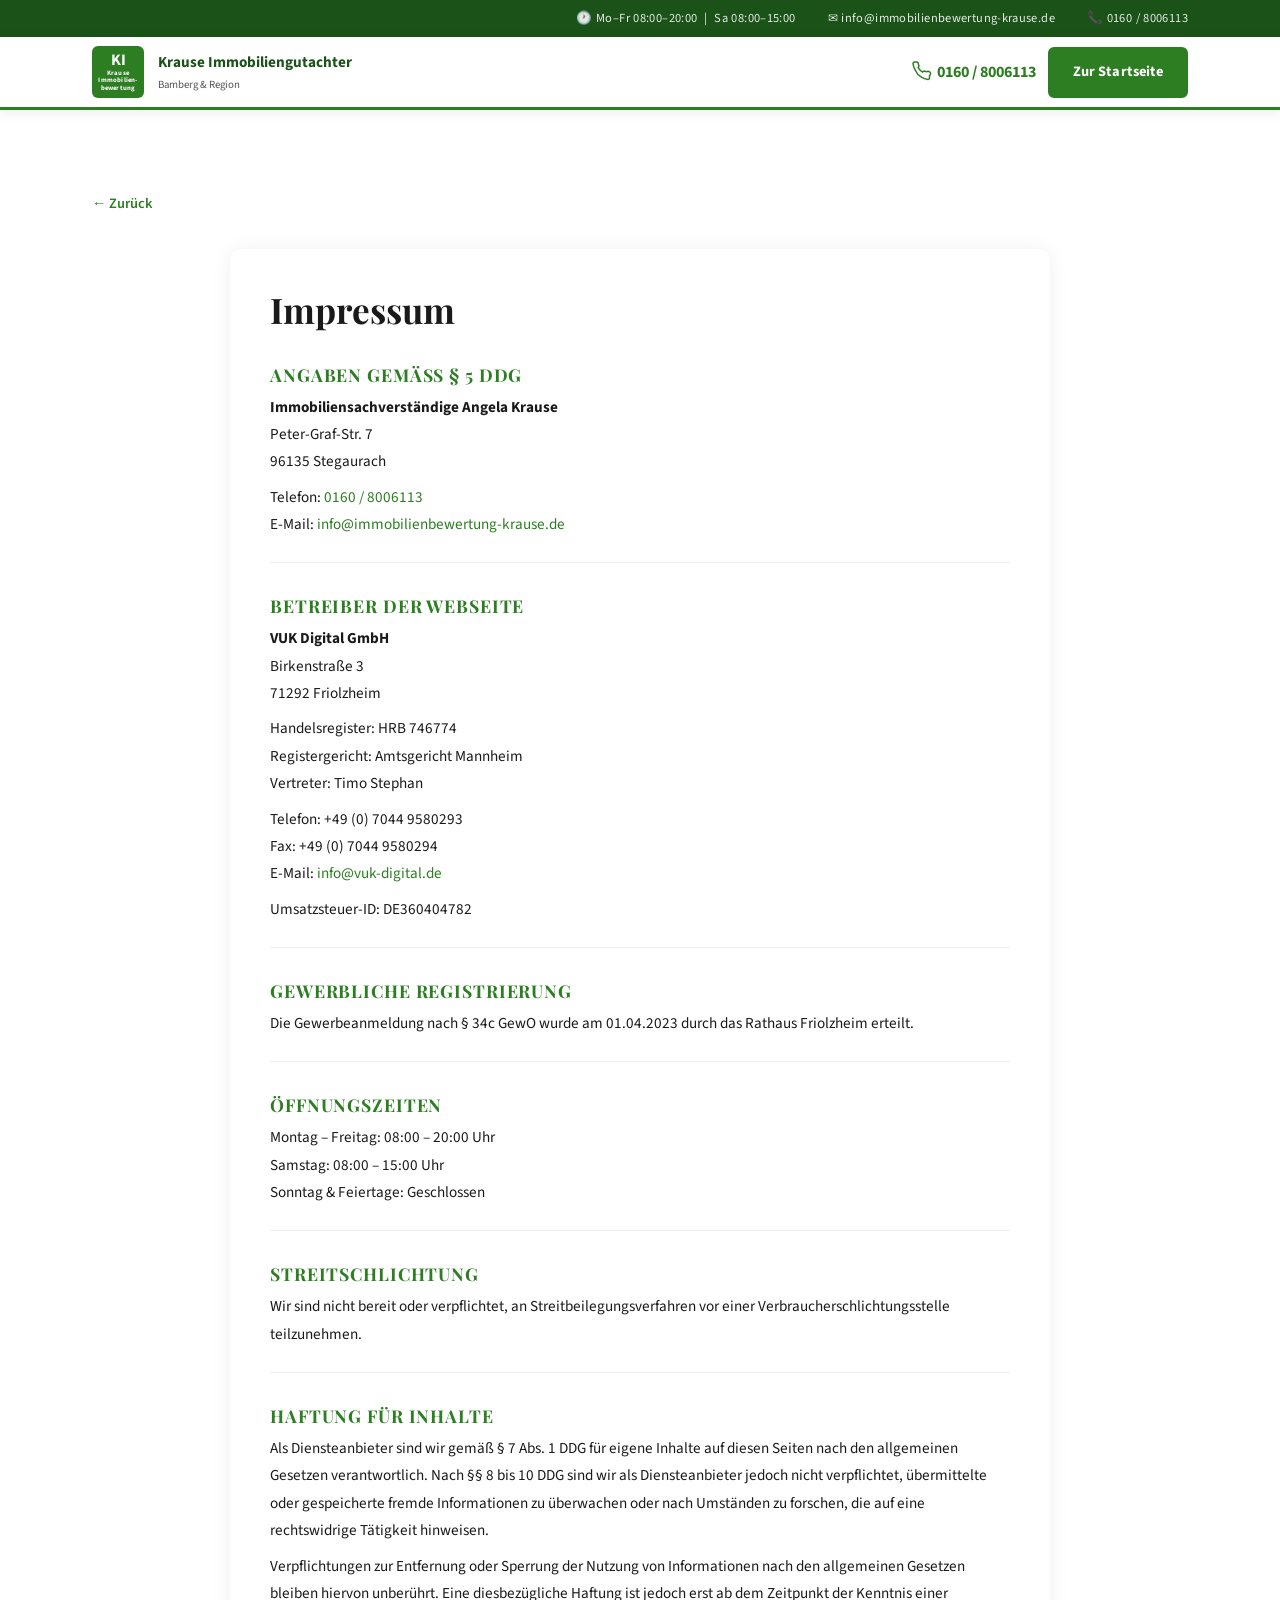
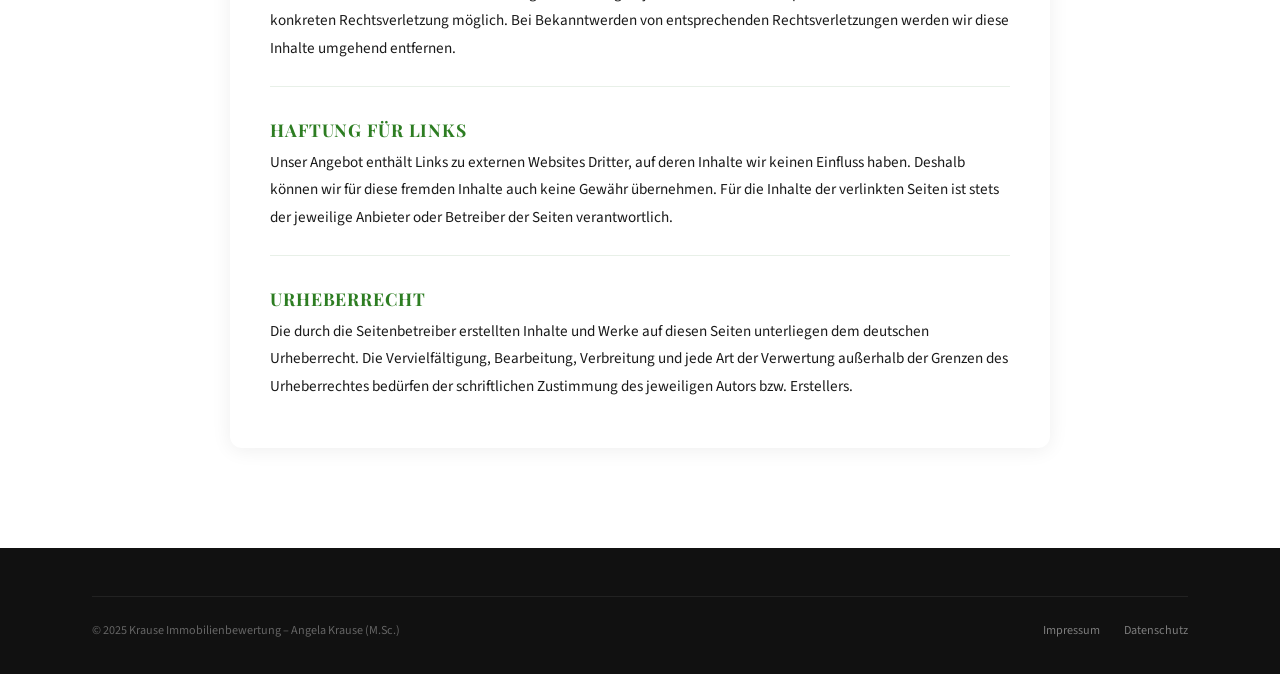
<file: impressum.html>
﻿<!DOCTYPE html>
<html lang="de">
<head>
  <!-- GTM Consent Mode Default -->
  <script>
    window.dataLayer = window.dataLayer || [];
    function gtag(){dataLayer.push(arguments);}
    gtag('consent', 'default', {
      'ad_storage': 'denied',
      'ad_user_data': 'denied',
      'ad_personalization': 'denied',
      'analytics_storage': 'denied',
      'functionality_storage': 'denied',
      'personalization_storage': 'denied',
      'security_storage': 'denied',
      'wait_for_update': 1000,
      'region': ['AT','BE','BG','HR','CY','CZ','DK','EE','FI','FR','DE','GR','HU','IE','IS','IT','LV','LI','LT','LU','MT','NL','NO','PL','PT','RO','SK','SI','ES','SE','GB','CH']
    });
    gtag('consent', 'default', {
      'ad_storage': 'granted',
      'ad_user_data': 'granted',
      'ad_personalization': 'granted',
      'analytics_storage': 'granted',
      'functionality_storage': 'granted',
      'personalization_storage': 'granted',
      'security_storage': 'granted'
    });
  </script>
  <!-- Google Tag Manager -->
  <script>(function(w,d,s,l,i){w[l]=w[l]||[];w[l].push({'gtm.start':
  new Date().getTime(),event:'gtm.js'});var f=d.getElementsByTagName(s)[0],
  j=d.createElement(s),dl=l!='dataLayer'?'&l='+l:'';j.async=true;j.src=
  'https://www.googletagmanager.com/gtm.js?id='+i+dl;f.parentNode.insertBefore(j,f);
  })(window,document,'script','dataLayer','GTM-KH98G2V6');</script>
  <!-- End Google Tag Manager -->
  <meta charset="UTF-8">
  <link rel="icon" href="/favicon.ico" sizes="48x48">
  <link rel="icon" type="image/png" sizes="96x96" href="/favicon-96x96.png">
  <link rel="icon" type="image/png" sizes="192x192" href="/icon-192.png">
  <link rel="icon" type="image/svg+xml" href="/favicon.svg">
  <link rel="apple-touch-icon" sizes="180x180" href="/apple-touch-icon.png">
  <meta name="viewport" content="width=device-width, initial-scale=1.0">
  <title>Impressum – Angela Krause Immobilienbewertung</title>
  <meta name="robots" content="noindex,nofollow">
  <link rel="stylesheet" href="fonts.css">
  <link rel="stylesheet" href="style.css">
  <style>
    .legal-page { padding: 80px 0 100px; min-height: 70vh; }
    .legal-page h1 { font-family: 'Playfair Display', serif; font-size: 2.2rem; color: var(--dark); margin-bottom: 2rem; }
    .legal-page h2 { font-size: 1.1rem; font-weight: 700; color: var(--primary); margin: 2rem 0 0.5rem; text-transform: uppercase; letter-spacing: 0.05em; }
    .legal-page p, .legal-page li { font-size: 0.95rem; color: var(--text); line-height: 1.8; margin-bottom: 0.5rem; }
    .legal-page a { color: var(--primary); }
    .legal-page ul { padding-left: 1.2rem; margin-bottom: 1rem; }
    .legal-card { background: #fff; border-radius: 12px; padding: 2.5rem; box-shadow: 0 2px 20px rgba(0,0,0,0.07); max-width: 820px; margin: 0 auto; }
    .back-link { display: inline-flex; align-items: center; gap: 0.5rem; color: var(--primary); font-size: 0.9rem; font-weight: 600; margin-bottom: 2rem; text-decoration: none; }
    .back-link:hover { text-decoration: underline; }
    .legal-divider { border: none; border-top: 1px solid #e8f0e8; margin: 1.5rem 0; }
  </style>
</head>
<body>
<!-- GTM noscript -->
<noscript><iframe src="https://www.googletagmanager.com/ns.html?id=GTM-KH98G2V6" height="0" width="0" style="display:none;visibility:hidden"></iframe></noscript>
<!-- End GTM noscript -->

<!-- TOPBAR -->
<div class="topbar">
  <div class="container">
    <span class="opening">🕐 Mo–Fr 08:00–20:00 &nbsp;|&nbsp; Sa 08:00–15:00</span>
    <a href="mailto:info@immobilienbewertung-krause.de">✉ info@immobilienbewertung-krause.de</a>
    <a href="tel:+491608006113">📞 0160 / 8006113</a>
  </div>
</div>

<!-- NAV -->
<nav id="nav">
  <div class="container">
    <div class="nav-inner">
      <a href="index.html" class="nav-logo">
        <div class="logo-icon">
          <div class="logo-icon-inner">
            <span class="logo-ki">KI</span>
            <span class="logo-name">Krause<br>Immobilien-<br>bewertung</span>
          </div>
        </div>
        <div class="logo-wordmark">
          <span class="logo-main">Krause Immobiliengutachter</span>
          <span class="logo-sub">Bamberg &amp; Region</span>
        </div>
      </a>
      <div class="nav-phone-wrap">
        <a href="tel:+491608006113" class="nav-phone">
          <svg viewBox="0 0 24 24" fill="none" stroke="currentColor" stroke-width="2"><path d="M22 16.92v3a2 2 0 01-2.18 2 19.79 19.79 0 01-8.63-3.07A19.5 19.5 0 013.07 9.63 19.79 19.79 0 01.06 1a2 2 0 012-2.18h3a2 2 0 012 1.72c.127.96.361 1.903.7 2.81a2 2 0 01-.45 2.11L6.91 6.07a16 16 0 006.02 6.02l.71-.71a2 2 0 012.11-.45c.907.339 1.85.573 2.81.7A2 2 0 0122 16.92z"/></svg>
          0160 / 8006113
        </a>
        <a href="index.html" class="btn btn-primary">Zur Startseite</a>
      </div>
    </div>
  </div>
</nav>

<!-- IMPRESSUM -->
<section class="legal-page">
  <div class="container">
    <a href="javascript:history.back()" class="back-link">← Zurück</a>
    <div class="legal-card">
      <h1>Impressum</h1>

      <h2>Angaben gemäß § 5 DDG</h2>
      <p><strong>Immobiliensachverständige Angela Krause</strong><br>
      Peter-Graf-Str. 7<br>
      96135 Stegaurach</p>
      <p>Telefon: <a href="tel:+491608006113">0160 / 8006113</a><br>
      E-Mail: <a href="mailto:info@immobilienbewertung-krause.de">info@immobilienbewertung-krause.de</a></p>

      <hr class="legal-divider">

      <h2>Betreiber der Webseite</h2>
      <p><strong>VUK Digital GmbH</strong><br>
      Birkenstraße 3<br>
      71292 Friolzheim</p>
      <p>Handelsregister: HRB 746774<br>
      Registergericht: Amtsgericht Mannheim<br>
      Vertreter: Timo Stephan</p>
      <p>Telefon: +49 (0) 7044 9580293<br>
      Fax: +49 (0) 7044 9580294<br>
      E-Mail: <a href="mailto:info@vuk-digital.de">info@vuk-digital.de</a></p>
      <p>Umsatzsteuer-ID: DE360404782</p>

      <hr class="legal-divider">

      <h2>Gewerbliche Registrierung</h2>
      <p>Die Gewerbeanmeldung nach § 34c GewO wurde am 01.04.2023 durch das Rathaus Friolzheim erteilt.</p>

      <hr class="legal-divider">

      <h2>Öffnungszeiten</h2>
      <p>Montag – Freitag: 08:00 – 20:00 Uhr<br>
      Samstag: 08:00 – 15:00 Uhr<br>
      Sonntag &amp; Feiertage: Geschlossen</p>

      <hr class="legal-divider">

      <h2>Streitschlichtung</h2>
      <p>Wir sind nicht bereit oder verpflichtet, an Streitbeilegungsverfahren vor einer Verbraucherschlichtungsstelle teilzunehmen.</p>

      <hr class="legal-divider">

      <h2>Haftung für Inhalte</h2>
      <p>Als Diensteanbieter sind wir gemäß § 7 Abs. 1 DDG für eigene Inhalte auf diesen Seiten nach den allgemeinen Gesetzen verantwortlich. Nach §§ 8 bis 10 DDG sind wir als Diensteanbieter jedoch nicht verpflichtet, übermittelte oder gespeicherte fremde Informationen zu überwachen oder nach Umständen zu forschen, die auf eine rechtswidrige Tätigkeit hinweisen.</p>
      <p>Verpflichtungen zur Entfernung oder Sperrung der Nutzung von Informationen nach den allgemeinen Gesetzen bleiben hiervon unberührt. Eine diesbezügliche Haftung ist jedoch erst ab dem Zeitpunkt der Kenntnis einer konkreten Rechtsverletzung möglich. Bei Bekanntwerden von entsprechenden Rechtsverletzungen werden wir diese Inhalte umgehend entfernen.</p>

      <hr class="legal-divider">

      <h2>Haftung für Links</h2>
      <p>Unser Angebot enthält Links zu externen Websites Dritter, auf deren Inhalte wir keinen Einfluss haben. Deshalb können wir für diese fremden Inhalte auch keine Gewähr übernehmen. Für die Inhalte der verlinkten Seiten ist stets der jeweilige Anbieter oder Betreiber der Seiten verantwortlich.</p>

      <hr class="legal-divider">

      <h2>Urheberrecht</h2>
      <p>Die durch die Seitenbetreiber erstellten Inhalte und Werke auf diesen Seiten unterliegen dem deutschen Urheberrecht. Die Vervielfältigung, Bearbeitung, Verbreitung und jede Art der Verwertung außerhalb der Grenzen des Urheberrechtes bedürfen der schriftlichen Zustimmung des jeweiligen Autors bzw. Erstellers.</p>
    </div>
  </div>
</section>

<!-- FOOTER -->
<footer id="footer">
  <div class="container">
    <div class="footer-bottom">
      <span>© 2025 Krause Immobilienbewertung – Angela Krause (M.Sc.)</span>
      <div class="footer-links">
        <a href="impressum.html" target="_blank">Impressum</a>
        <a href="datenschutz.html" target="_blank">Datenschutz</a>
      </div>
    </div>
  </div>
</footer>

  <script src="ad-params.js" defer></script>
</body>
</html>
</file>
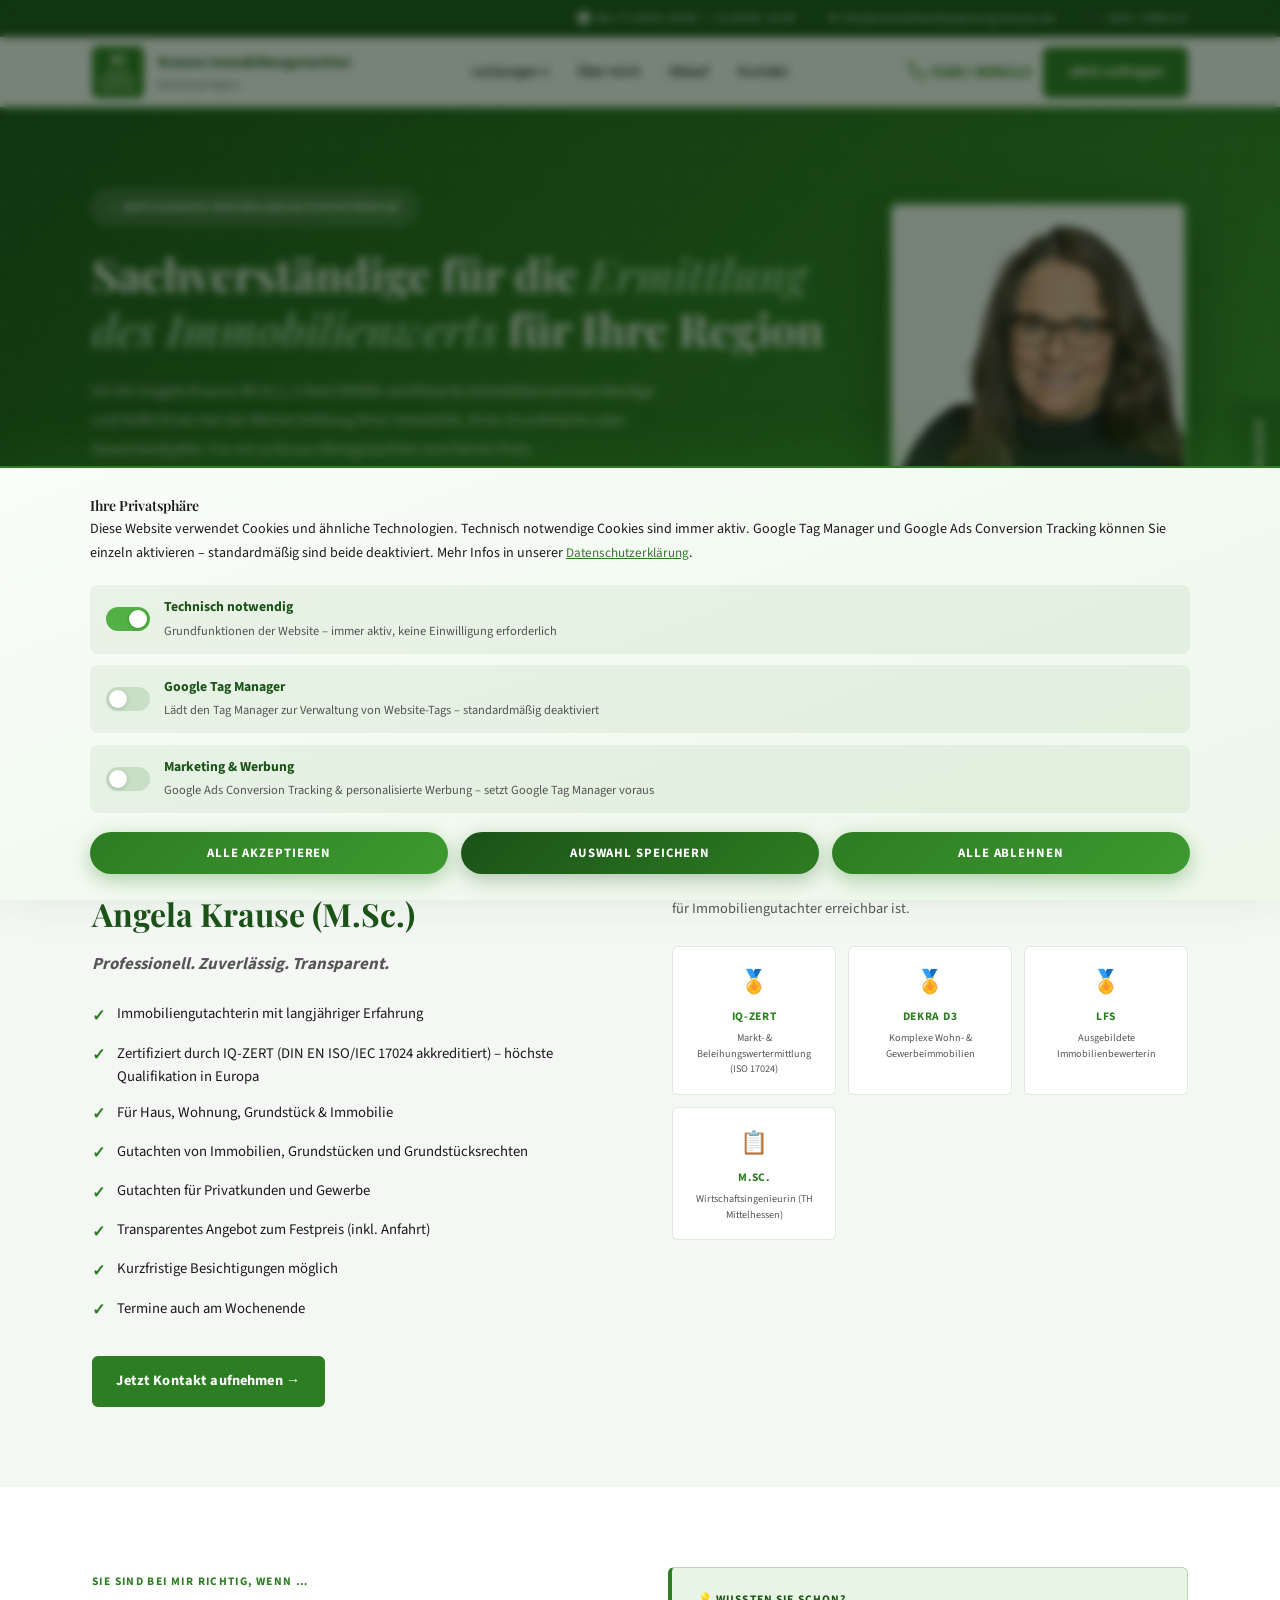
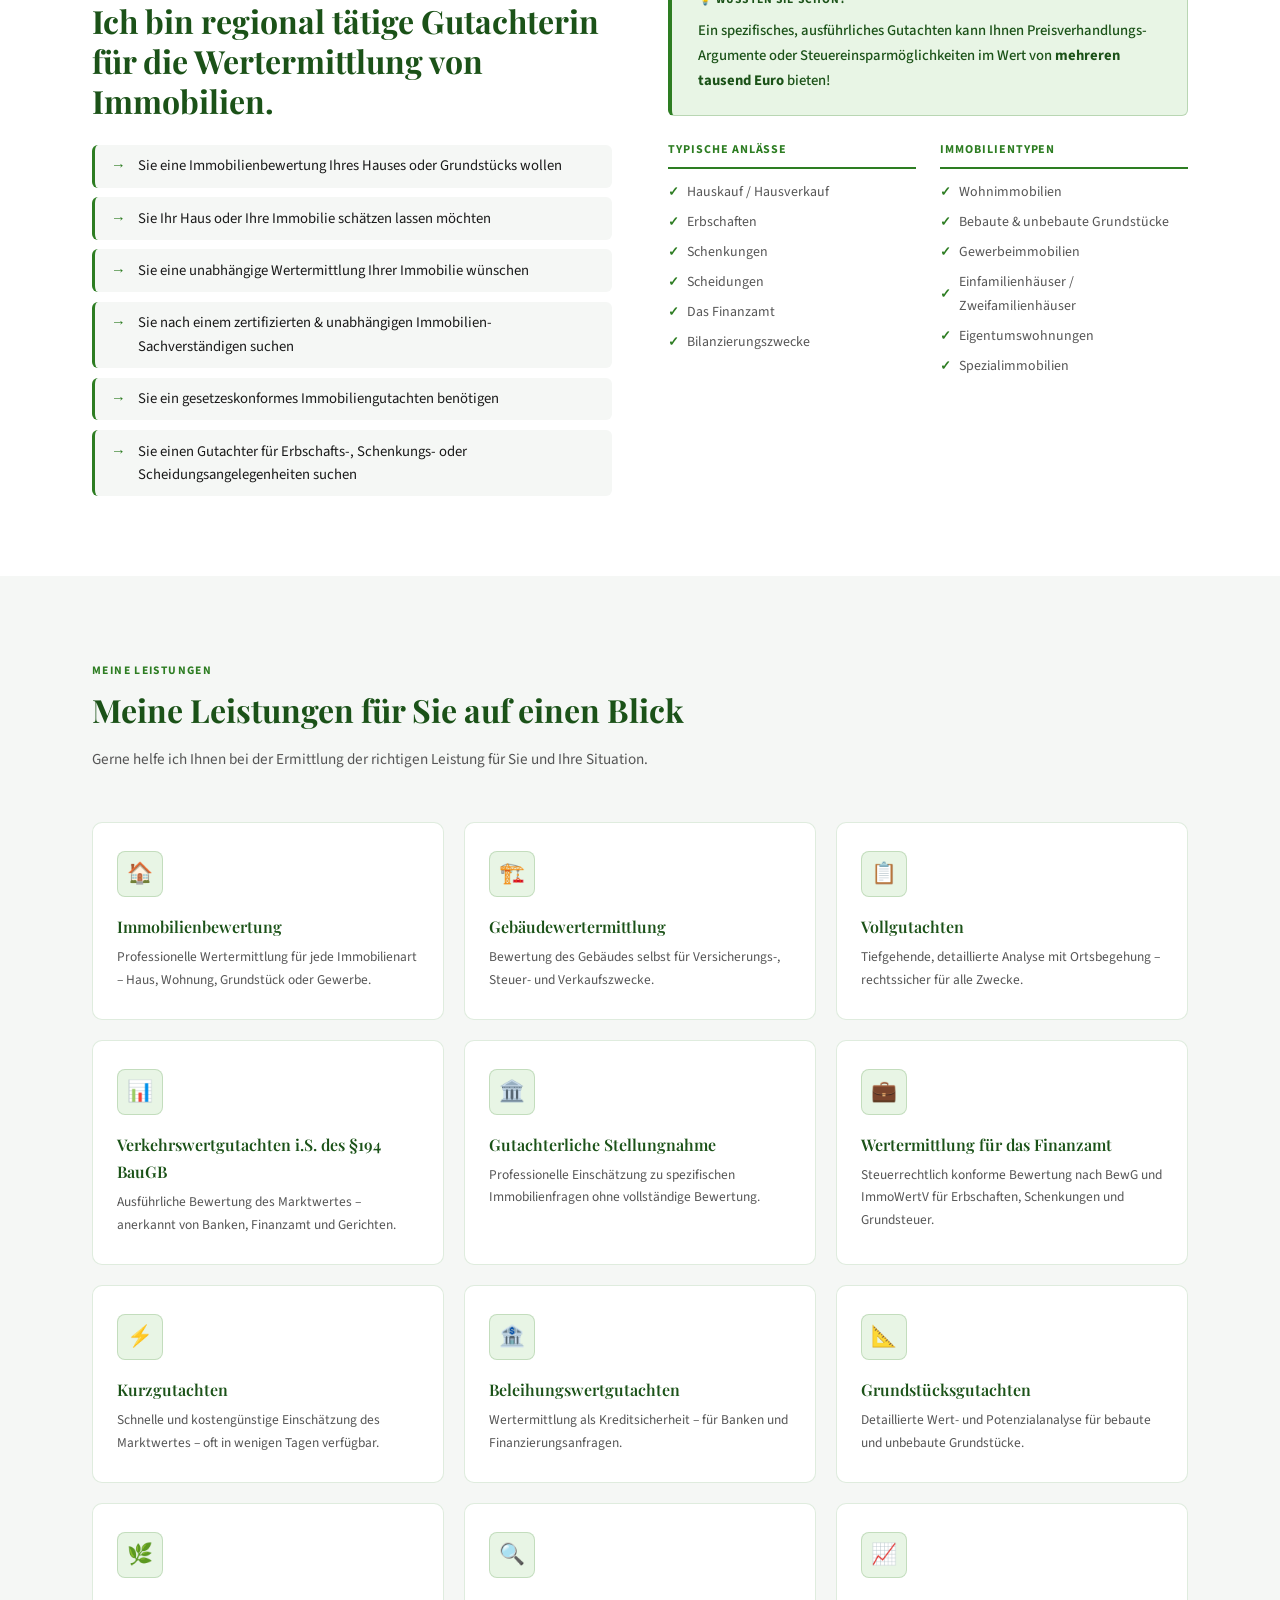
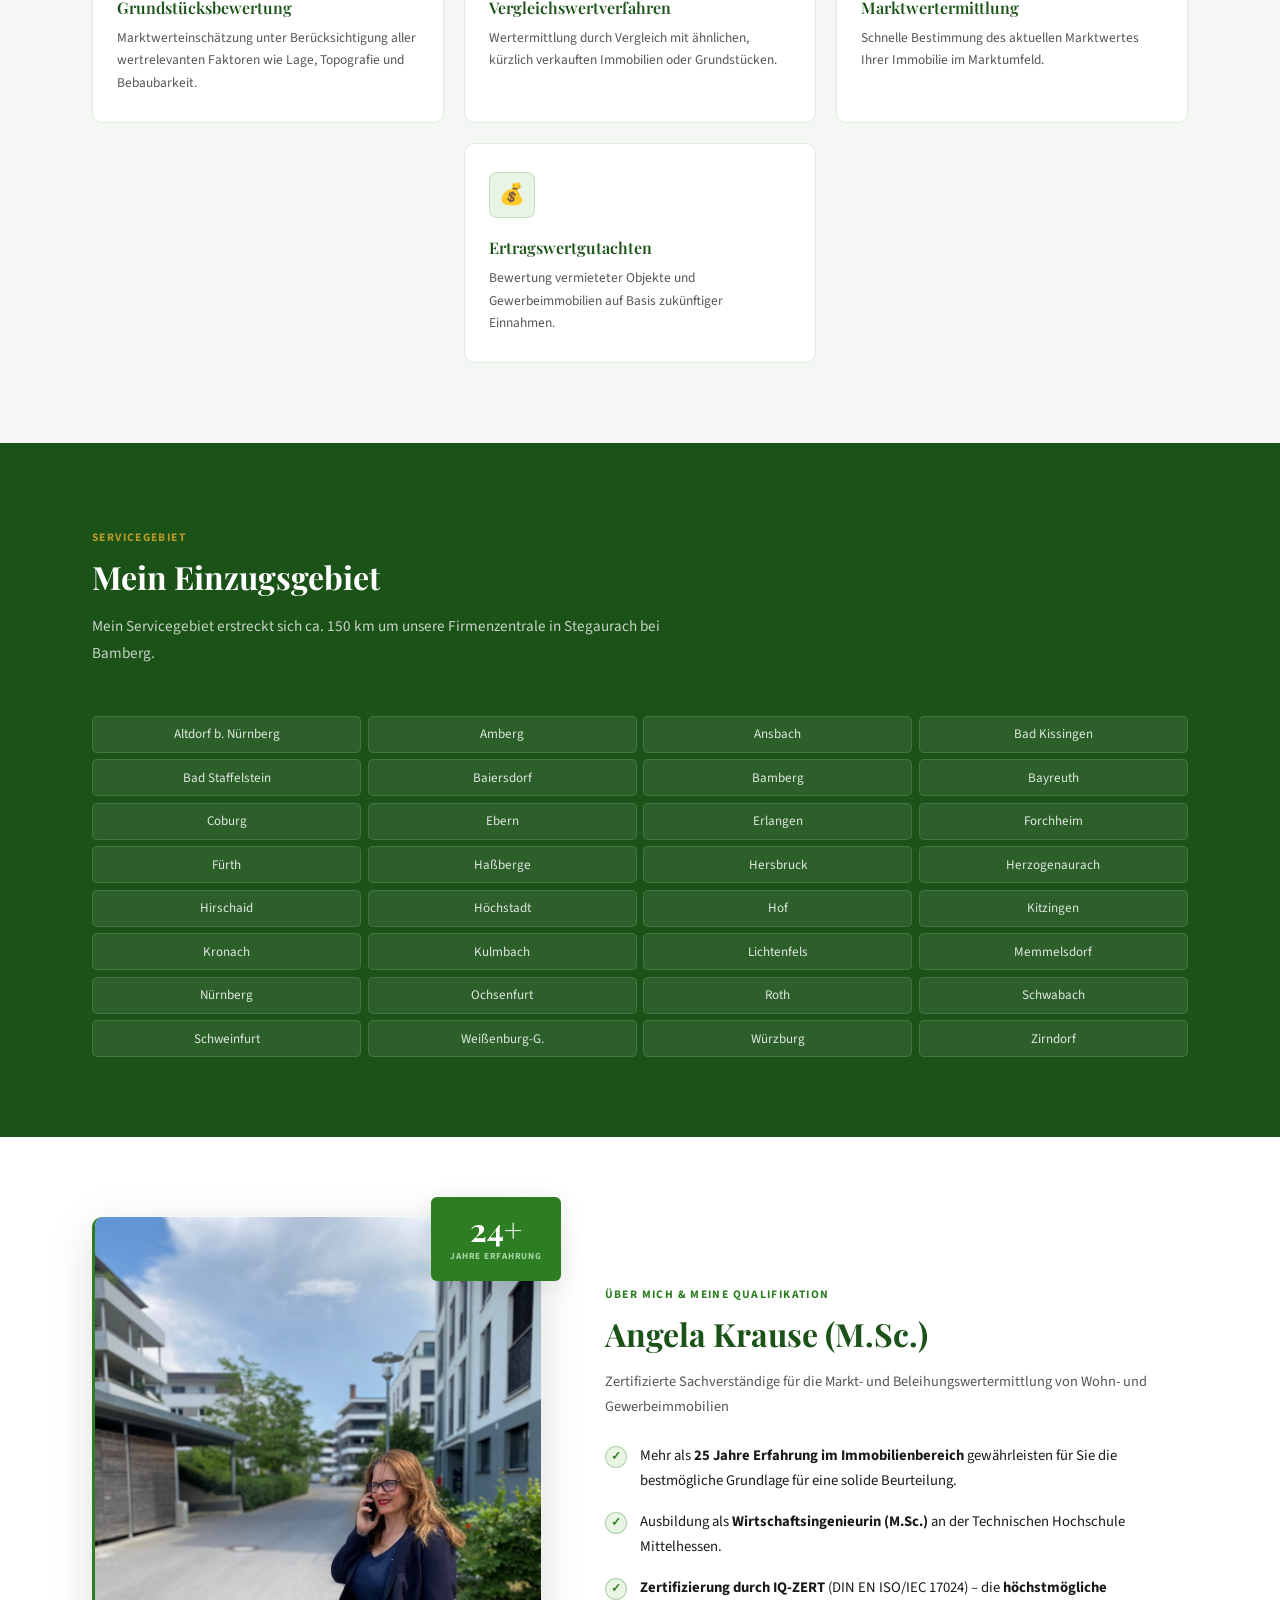
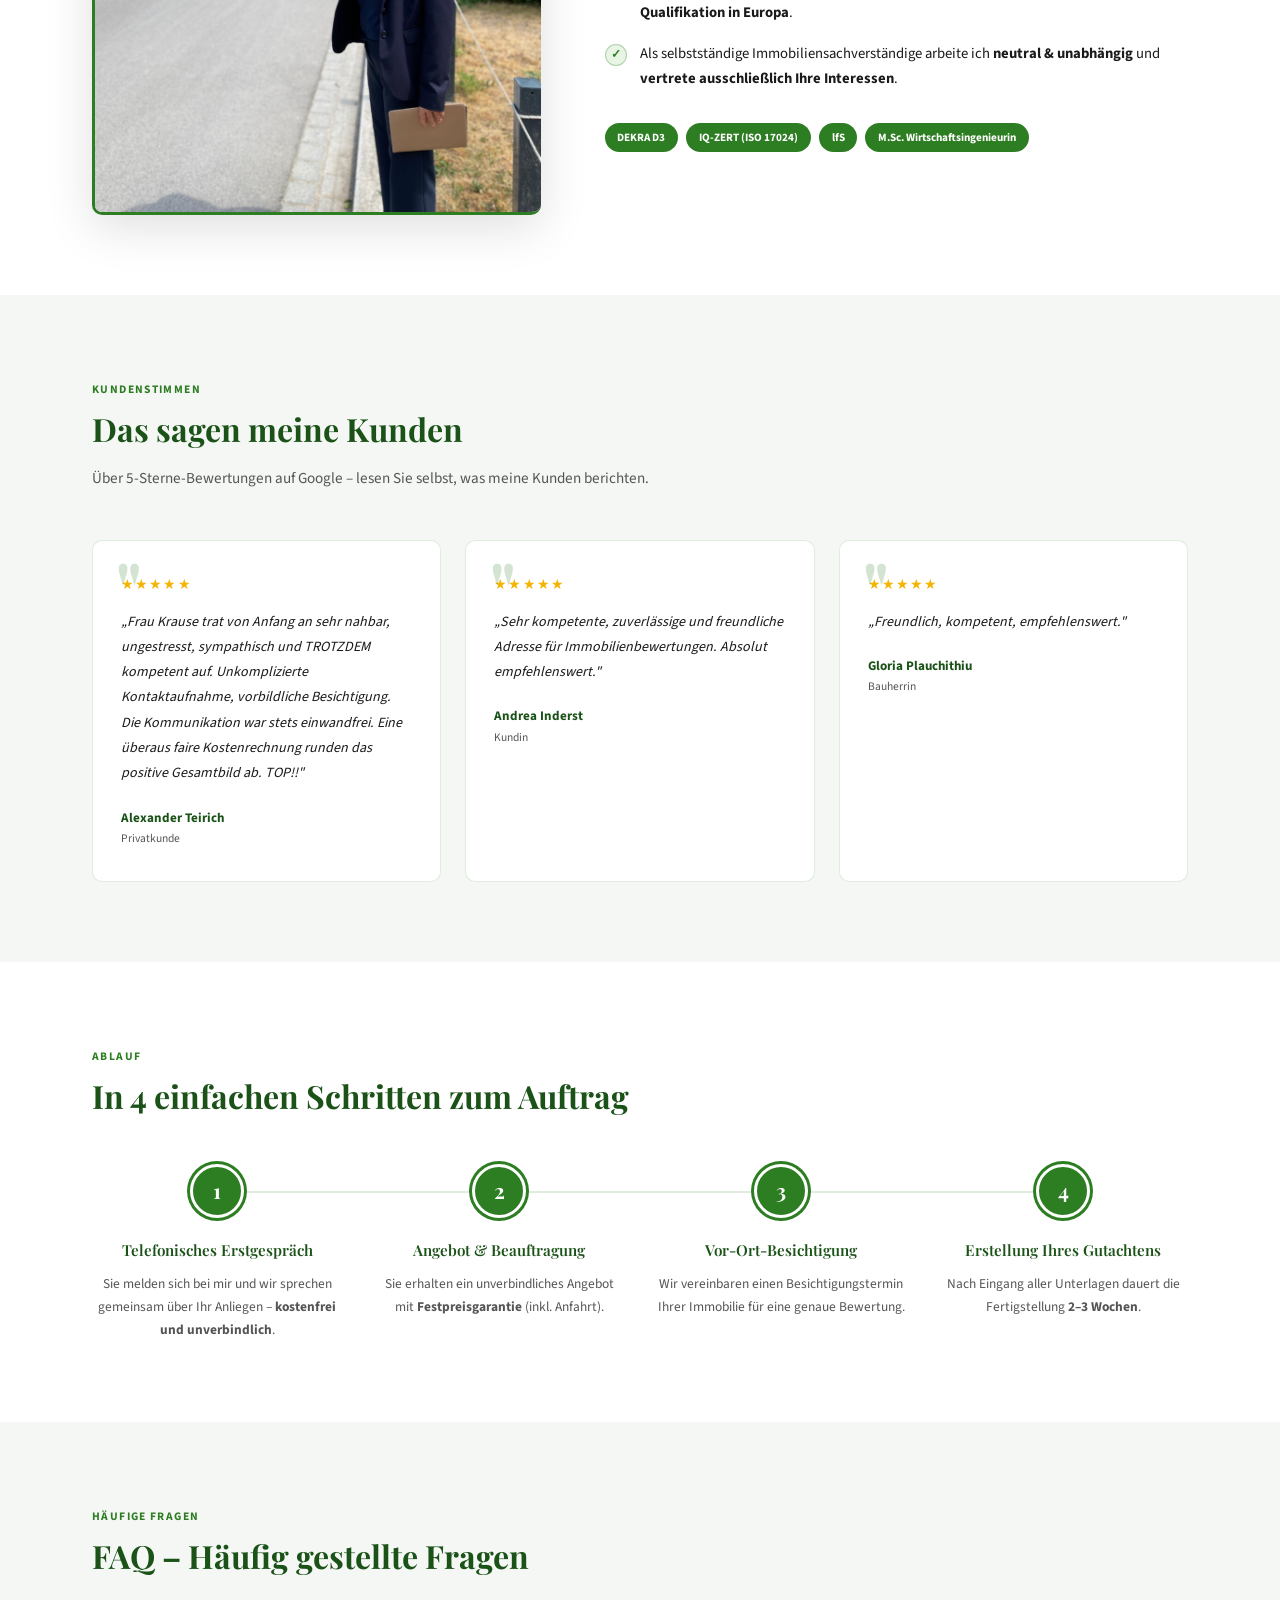
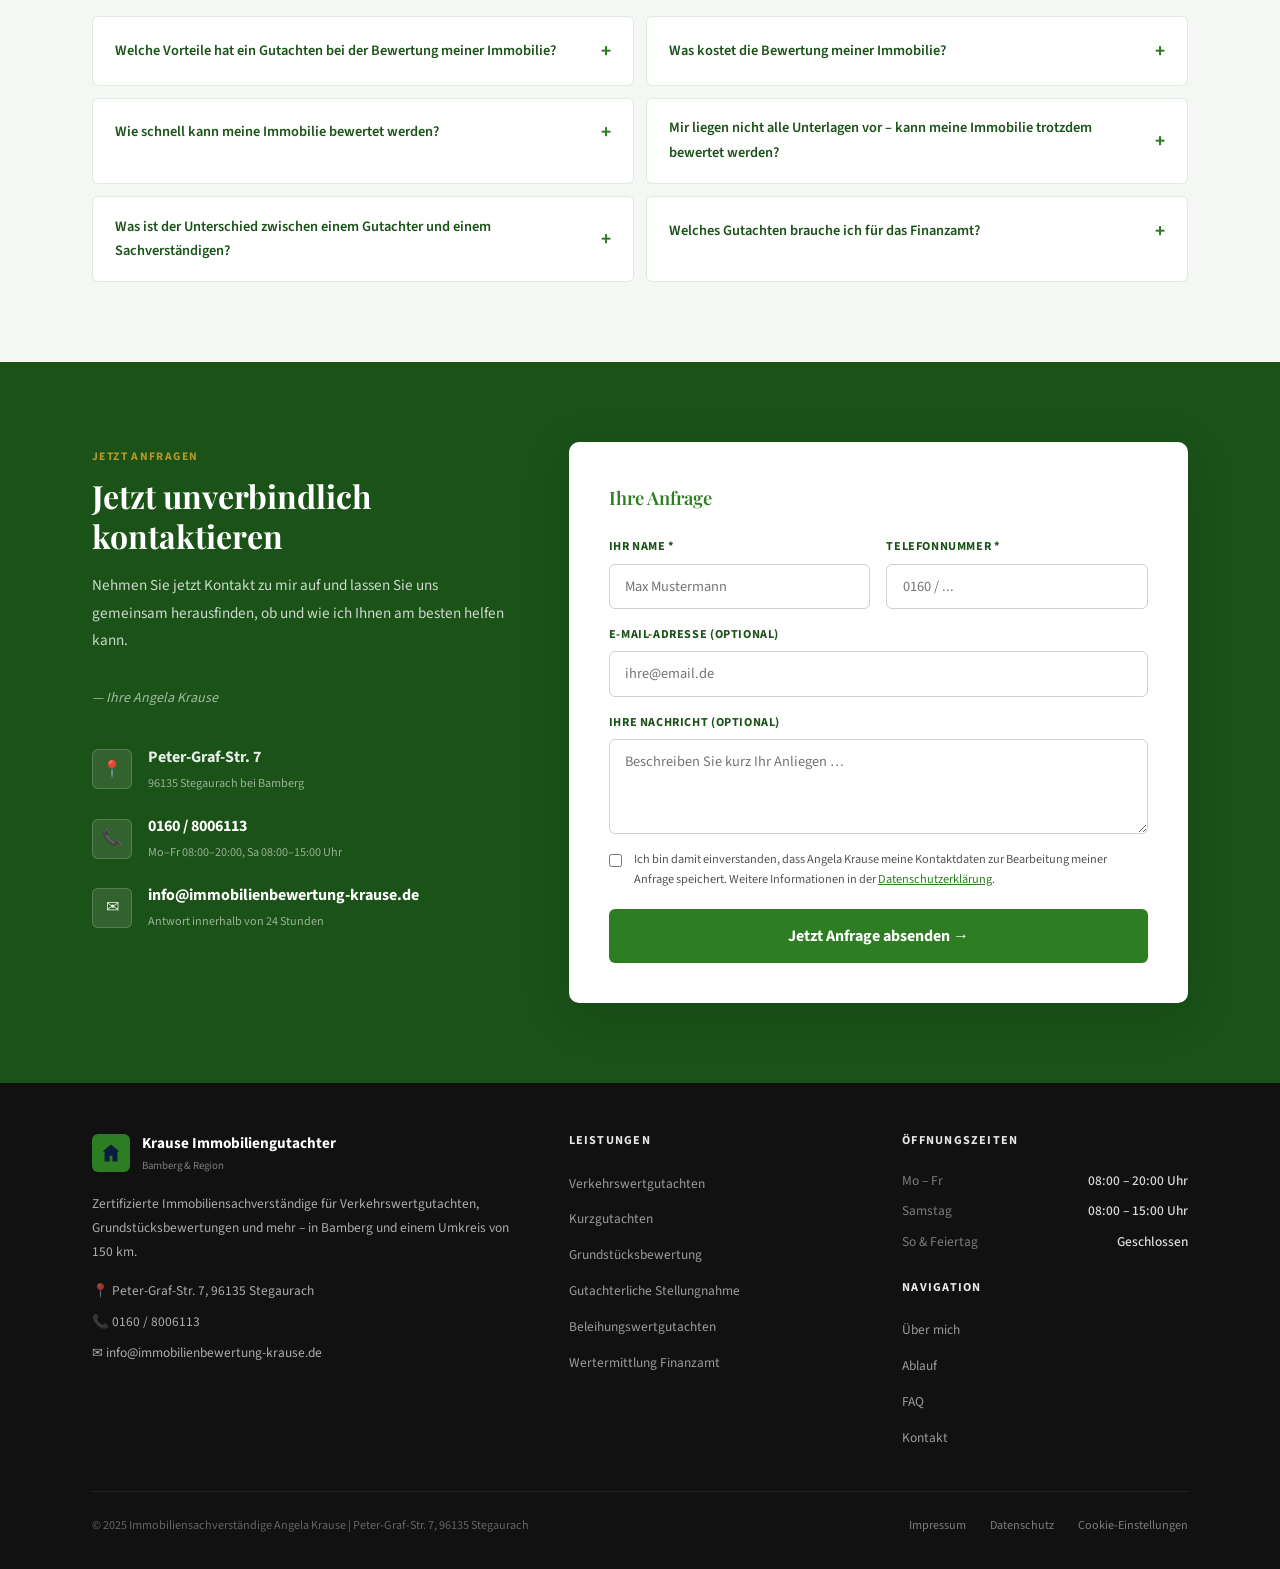
<file: sachverstaendiger.html>
﻿<!DOCTYPE html>
<html lang="de">
<head>
  <!-- GTM Consent Mode Default -->
  <script>
    window.dataLayer = window.dataLayer || [];
    function gtag(){dataLayer.push(arguments);}
    gtag('consent', 'default', {
      'ad_storage': 'denied',
      'ad_user_data': 'denied',
      'ad_personalization': 'denied',
      'analytics_storage': 'denied',
      'functionality_storage': 'denied',
      'personalization_storage': 'denied',
      'security_storage': 'denied',
      'wait_for_update': 1000,
      'region': ['AT','BE','BG','HR','CY','CZ','DK','EE','FI','FR','DE','GR','HU','IE','IS','IT','LV','LI','LT','LU','MT','NL','NO','PL','PT','RO','SK','SI','ES','SE','GB','CH']
    });
    gtag('consent', 'default', {
      'ad_storage': 'granted',
      'ad_user_data': 'granted',
      'ad_personalization': 'granted',
      'analytics_storage': 'granted',
      'functionality_storage': 'granted',
      'personalization_storage': 'granted',
      'security_storage': 'granted'
    });
  </script>
  <!-- Google Tag Manager -->
  <script>(function(w,d,s,l,i){w[l]=w[l]||[];w[l].push({'gtm.start':
  new Date().getTime(),event:'gtm.js'});var f=d.getElementsByTagName(s)[0],
  j=d.createElement(s),dl=l!='dataLayer'?'&l='+l:'';j.async=true;j.src=
  'https://www.googletagmanager.com/gtm.js?id='+i+dl;f.parentNode.insertBefore(j,f);
  })(window,document,'script','dataLayer','GTM-KH98G2V6');</script>
  <!-- End Google Tag Manager -->
  <meta charset="UTF-8">
  <link rel="icon" href="/favicon.ico" sizes="48x48">
  <link rel="icon" type="image/png" sizes="96x96" href="/favicon-96x96.png">
  <link rel="icon" type="image/png" sizes="192x192" href="/icon-192.png">
  <link rel="icon" type="image/svg+xml" href="/favicon.svg">
  <link rel="apple-touch-icon" sizes="180x180" href="/apple-touch-icon.png">
  <meta name="viewport" content="width=device-width, initial-scale=1.0">
  <title>Immobiliensachverständige Bamberg – Angela Krause (M.Sc.) | DEKRA-zertifiziert</title>
  <meta name="description" content="Zertifizierte Immobiliensachverständige Angela Krause (M.Sc.) in Bamberg & Region. Unabhängige Immobilienbewertung für Erbschaft, Scheidung, Finanzamt & Verkauf. Festpreis. Jetzt anfragen.">
  <link rel="canonical" href="https://www.gutachter-krause.de/sachverstaendiger/">
  <meta name="robots" content="index,follow">
  <link rel="stylesheet" href="fonts.css">
  <link rel="stylesheet" href="style.css">
  <!-- COOKIE BANNER CSS -->
  <style>
  #cb-overlay {
    position: fixed; inset: 0; z-index: 99998;
    background: rgba(10,30,10,.55);
    backdrop-filter: blur(4px);
    display: none; opacity: 0;
    transition: opacity .35s ease;
  }
  #cb-overlay.cb-visible { display: block; }
  #cb-overlay.cb-show { opacity: 1; }
  #cb-banner {
    position: fixed; bottom: 0; left: 0; right: 0;
    z-index: 99999;
    background: linear-gradient(160deg, #f8fdf8 0%, #edf7ea 100%);
    border-top: 2px solid #2d7d22;
    box-shadow: 0 -12px 48px rgba(45,125,34,.18);
    padding: 1.6rem 2rem;
    display: none;
    transform: translateY(100%);
    transition: transform .45s cubic-bezier(0.22,1,0.36,1);
    font-family: 'Source Sans 3', Arial, sans-serif;
  }
  #cb-banner.cb-visible { display: block; }
  #cb-banner.cb-show { transform: translateY(0); }
  .cb-inner { max-width: 1100px; margin: 0 auto; }
  .cb-top { display: flex; gap: 2rem; align-items: flex-start; flex-wrap: wrap; margin-bottom: 1.2rem; }
  .cb-text { flex: 1; min-width: 260px; }
  .cb-text p { font-size: .88rem; line-height: 1.7; color: #1a1a1a; margin: 0; }
  .cb-text a { color: #2d7d22; text-decoration: underline; font-size: .82rem; }
  .cb-title { font-family: 'Playfair Display', serif; font-size: 1.2rem; font-weight: 600; color: #2d7d22; margin-bottom: .5rem; }
  .cb-toggles { display: flex; flex-direction: column; gap: .7rem; margin-bottom: 1.2rem; }
  .cb-toggle-row { display: flex; align-items: center; gap: .9rem; background: rgba(45,125,34,.07); border-radius: 8px; padding: .7rem 1rem; }
  .cb-toggle-label { flex: 1; font-size: .84rem; color: #1a1a1a; }
  .cb-toggle-label strong { display: block; font-size: .86rem; font-weight: 700; color: #1b5218; }
  .cb-toggle-label span { font-size: .78rem; color: #555; }
  .cb-switch { position: relative; width: 44px; height: 24px; flex-shrink: 0; }
  .cb-switch input { opacity: 0; width: 0; height: 0; }
  .cb-slider { position: absolute; inset: 0; background: #c8dfc6; border-radius: 24px; cursor: pointer; transition: background .3s; }
  .cb-slider::before { content: ''; position: absolute; width: 18px; height: 18px; border-radius: 50%; background: #fff; left: 3px; top: 3px; transition: transform .3s; box-shadow: 0 1px 4px rgba(0,0,0,.2); }
  .cb-switch input:checked + .cb-slider { background: #2d7d22; }
  .cb-switch input:checked + .cb-slider::before { transform: translateX(20px); }
  .cb-switch input:disabled + .cb-slider { background: #52b044; cursor: default; }
  .cb-switch input:disabled + .cb-slider::before { transform: translateX(20px); }
  .cb-buttons { display: flex; gap: .8rem; flex-wrap: wrap; }
  .cb-buttons .cb-btn { flex: 1 1 0; }
  .cb-btn { flex: 1; min-width: 130px; padding: .75rem 1.4rem; border-radius: 50px; border: none; cursor: pointer; font-family: 'Source Sans 3', Arial, sans-serif; font-size: .8rem; font-weight: 700; letter-spacing: .07em; text-transform: uppercase; transition: all .3s ease; }
  .cb-btn-accept { background: linear-gradient(135deg, #2d7d22, #3d9a30); color: #fff; box-shadow: 0 6px 20px rgba(45,125,34,.35); }
  .cb-btn-accept:hover { transform: translateY(-2px); box-shadow: 0 10px 28px rgba(45,125,34,.45); }
  .cb-btn-save { background: linear-gradient(135deg, #1b5218, #2d7d22); color: #fff; box-shadow: 0 6px 20px rgba(27,82,24,.3); }
  .cb-btn-save:hover { transform: translateY(-2px); box-shadow: 0 10px 28px rgba(27,82,24,.4); }
  .cb-btn-reject { background: linear-gradient(135deg, #2d7d22, #3d9a30); color: #fff; box-shadow: 0 6px 20px rgba(45,125,34,.35); flex: 1; min-width: 130px; border: none; }
  .cb-btn-reject:hover { transform: translateY(-2px); box-shadow: 0 10px 28px rgba(45,125,34,.45); }
  @media (max-width: 640px) { #cb-banner { padding: 1.2rem 1rem; } .cb-text { min-width: 0; } .cb-buttons { flex-direction: column; } .cb-btn { min-width: unset; } }
  </style>
  <script type="application/ld+json">
  {
    "@context": "https://schema.org",
    "@graph": [
      {
        "@type": "ProfessionalService",
        "@id": "https://www.gutachter-krause.de/#business",
        "name": "Immobiliensachverständige Angela Krause",
        "url": "https://www.gutachter-krause.de/",
        "telephone": "+491608006113",
        "email": "info@immobilienbewertung-krause.de",
        "address": {
          "@type": "PostalAddress",
          "streetAddress": "Peter-Graf-Str. 7",
          "addressLocality": "Stegaurach",
          "postalCode": "96135",
          "addressRegion": "Bayern",
          "addressCountry": "DE"
        },
        "areaServed": [
          { "@type": "City", "name": "Bamberg" },
          { "@type": "City", "name": "Stegaurach" },
          { "@type": "State", "name": "Bayern" }
        ],
        "priceRange": "$$"
      },
      {
        "@type": "Service",
        "name": "Immobiliensachverständige Bamberg",
        "description": "Unabhängige Immobilienbewertung durch DEKRA-zertifizierte Sachverständige Angela Krause (M.Sc.) in Bamberg und Region. Verkehrswertgutachten, Kurzgutachten und gutachterliche Stellungnahmen zum Festpreis.",
        "provider": { "@id": "https://www.gutachter-krause.de/#business" },
        "serviceType": "Immobilienbewertung",
        "areaServed": { "@type": "City", "name": "Bamberg" }
      },
      {
        "@type": "FAQPage",
        "mainEntity": [
          {
            "@type": "Question",
            "name": "Welche Vorteile hat ein Gutachten bei der Bewertung meiner Immobilie?",
            "acceptedAnswer": { "@type": "Answer", "text": "Mit einem professionellen Gutachten erhalten Sie eine realistische Einschätzung des Verkaufspreises. Es ermöglicht fundierte Entscheidungen und bietet Preisverhandlungs-Argumente sowie Steuereinsparmöglichkeiten im Wert von mehreren tausend Euro. Bei Erbschaften schafft es eine rechtssichere Grundlage." }
          },
          {
            "@type": "Question",
            "name": "Was ist der Unterschied zwischen einem Gutachter und einem Sachverständigen?",
            "acceptedAnswer": { "@type": "Answer", "text": "Die Begriffe werden oft synonym verwendet. Ein Sachverständiger ist in der Regel durch anerkannte Zertifizierungsstellen (wie DEKRA oder IQ-ZERT nach DIN EN ISO/IEC 17024) nachweislich qualifiziert. Angela Krause ist 3-fach DEKRA-zertifiziert und IQ-ZERT-zertifiziert – das garantiert die höchste Qualifikationsstufe in Europa." }
          },
          {
            "@type": "Question",
            "name": "Was kostet die Bewertung meiner Immobilie?",
            "acceptedAnswer": { "@type": "Answer", "text": "Das Honorar bemisst sich am Verkehrswert der Immobilie sowie an der Schwierigkeit der Bewertung. Angela Krause erstellt Ihnen gerne ein individuelles Angebot zum Festpreis – inkl. Anfahrt, transparent und ohne versteckte Kosten." }
          },
          {
            "@type": "Question",
            "name": "Welches Gutachten brauche ich für das Finanzamt?",
            "acceptedAnswer": { "@type": "Answer", "text": "Für steuerliche Zwecke wird in der Regel ein Verkehrswertgutachten gemäß § 194 BauGB benötigt, das streng nach dem Bewertungsgesetz (BewG) und der ImmoWertV erstellt wird." }
          }
        ]
      },
      {
        "@type": "WebPage",
        "@id": "https://www.gutachter-krause.de/sachverstaendiger/",
        "name": "Immobiliensachverständige Bamberg – Angela Krause (M.Sc.)",
        "description": "Zertifizierte Immobiliensachverständige Angela Krause (M.Sc.) in Bamberg & Region. Unabhängige Immobilienbewertung für Erbschaft, Scheidung, Finanzamt & Verkauf. Festpreis.",
        "url": "https://www.gutachter-krause.de/sachverstaendiger/",
        "speakable": {
          "@type": "SpeakableSpecification",
          "cssSelector": [".hero-content h1", ".hero-sub", ".faq-q", ".faq-a"]
        },
        "about": { "@id": "https://www.gutachter-krause.de/#business" }
      }
    ]
  }
  </script>
  <script src="ad-params.js" defer></script>
</head>
<body>
<!-- GTM noscript -->
<noscript><iframe src="https://www.googletagmanager.com/ns.html?id=GTM-KH98G2V6" height="0" width="0" style="display:none;visibility:hidden"></iframe></noscript>
<!-- End GTM noscript -->

<!-- TOPBAR -->
<div class="topbar">
  <div class="container">
    <span class="opening">🕐 Mo–Fr 08:00–20:00 &nbsp;|&nbsp; Sa 08:00–15:00</span>
    <a href="mailto:info@immobilienbewertung-krause.de">✉ info@immobilienbewertung-krause.de</a>
    <a href="tel:+491608006113">📞 0160 / 8006113</a>
  </div>
</div>

<!-- NAV -->
<nav id="nav">
  <div class="container">
    <div class="nav-inner">
      <a href="index.html" class="nav-logo">
        <div class="logo-icon">
          <div class="logo-icon-inner">
            <span class="logo-ki">KI</span>
            <span class="logo-name">Krause<br>Immobilien-<br>bewertung</span>
          </div>
        </div>
        <div class="logo-wordmark">
          <span class="logo-main">Krause Immobiliengutachter</span>
          <span class="logo-sub">Bamberg &amp; Region</span>
        </div>
      </a>
      <ul class="nav-links" id="navLinks">
        <li class="has-dropdown" id="ddParent">
          <a href="#leistungen" onclick="toggleDropdown(event)">Leistungen</a>
          <ul class="nav-dropdown">
            <li><a href="#leistungen">Alle Leistungen</a></li>
            <li><a href="index.html#modal-immo">Immobilienbewertung</a></li>
            <li><a href="#" onclick="scrollAndOpen('modal-verkehr');return false;">Verkehrswertgutachten</a></li>
            <li><a href="#" onclick="scrollAndOpen('modal-kurz');return false;">Kurzgutachten</a></li>
            <li><a href="grundstueck.html">Grundstücksbewertung</a></li>
            <li><a href="haus.html">Hausbewertung</a></li>
            <li><a href="#" onclick="scrollAndOpen('modal-stellungnahme');return false;">Gutachterliche Stellungnahme</a></li>
            <li><a href="#" onclick="scrollAndOpen('modal-beleihung');return false;">Beleihungswertgutachten</a></li>
          </ul>
        </li>
        <li><a href="#ueber-mich">Über mich</a></li>
        <li><a href="#prozess">Ablauf</a></li>
        <li><a href="#kontakt">Kontakt</a></li>
      </ul>
      <div class="nav-phone-wrap">
        <a href="tel:+491608006113" class="nav-phone">
          <svg viewBox="0 0 24 24" fill="none" stroke="currentColor" stroke-width="2"><path d="M22 16.92v3a2 2 0 01-2.18 2 19.79 19.79 0 01-8.63-3.07A19.5 19.5 0 013.07 9.63 19.79 19.79 0 01.06 1a2 2 0 012-2.18h3a2 2 0 012 1.72c.127.96.361 1.903.7 2.81a2 2 0 01-.45 2.11L6.91 6.07a16 16 0 006.02 6.02l.71-.71a2 2 0 012.11-.45c.907.339 1.85.573 2.81.7A2 2 0 0122 16.92z"/></svg>
          0160 / 8006113
        </a>
        <a href="#kontakt" class="btn btn-primary">Jetzt anfragen</a>
        <button class="hamburger" onclick="toggleNav()" aria-label="Menü">
          <span></span><span></span><span></span>
        </button>
      </div>
    </div>
  </div>
</nav>
<a href="#kontakt" class="kontakt-tab">Kontakt</a>

<!-- HERO -->
<section id="hero">
  <div class="container">
    <div class="hero-inner">
      <div class="hero-content">
        <div class="hero-badge-top">Zertifizierte Immobiliensachverständige</div>
        <h1>Sachverständige für die <span class="italic">Ermittlung des Immobilienwerts</span> für Ihre Region</h1>
        <p class="hero-sub">
          Ich bin Angela Krause (M.Sc.), 3-fach DEKRA-zertifizierte Immobiliensachverständige und helfe Ihnen bei der Wertermittlung Ihrer Immobilie, Ihres Grundstücks oder Gewerbeobjekts. Für ein präzises Wertgutachten zum fairen Preis.
        </p>
        <div class="hero-ctas">
          <a href="#kontakt" class="btn btn-primary">Jetzt Kontakt aufnehmen →</a>
          <a href="tel:+491608006113" class="btn btn-white">📞 0160 / 8006113</a>
        </div>
        <div class="hero-trust">
          <div class="trust-badge"><span class="check">✓</span> DEKRA-zertifiziert</div>
          <div class="trust-badge"><span class="check">✓</span> IQ-ZERT (ISO 17024)</div>
          <div class="trust-badge"><span class="check">✓</span> Festpreisgarantie</div>
          <div class="trust-badge"><span class="check">✓</span> 25 Jahre Erfahrung</div>
        </div>
      </div>
      <div class="hero-photo-wrap">
        <img src="Bild in scharf.jpg" alt="Angela Krause – Immobiliensachverständige Bamberg" class="hero-photo-img">
        <div class="hero-photo-caption">Angela Krause (M.Sc.)</div>
      </div>
    </div>
  </div>
</section>

<!-- QUALIFIKATION -->
<section id="qualifikation">
  <div class="container">
    <div class="qual-grid">
      <div>
        <div class="section-tag">Immobiliensachverständige</div>
        <h2>Zertifizierte Immobiliensachverständige Angela Krause (M.Sc.)</h2>
        <div class="qual-tagline">Professionell. Zuverlässig. Transparent.</div>
        <ul class="qual-list">
          <li>Immobiliengutachterin mit langjähriger Erfahrung</li>
          <li>Zertifiziert durch IQ-ZERT (DIN EN ISO/IEC 17024 akkreditiert) – höchste Qualifikation in Europa</li>
          <li>Für Haus, Wohnung, Grundstück &amp; Immobilie</li>
          <li>Gutachten von Immobilien, Grundstücken und Grundstücksrechten</li>
          <li>Gutachten für Privatkunden und Gewerbe</li>
          <li>Transparentes Angebot zum Festpreis (inkl. Anfahrt)</li>
          <li>Kurzfristige Besichtigungen möglich</li>
          <li>Termine auch am Wochenende</li>
        </ul>
        <a href="#kontakt" class="btn btn-primary">Jetzt Kontakt aufnehmen →</a>
      </div>
      <div>
        <div class="section-tag">Qualifikationen & Zertifikate</div>
        <h2>Höchste Qualifikationsstufe</h2>
        <p style="font-size:0.9rem;color:var(--muted);margin-bottom:1.5rem;line-height:1.8">Meine Zertifizierungen entsprechen der höchsten Qualifikationsstufe, die in Europa für Immobiliengutachter erreichbar ist.</p>
        <div class="zert-grid">
          <div class="zert-card"><div class="zert-icon">🏅</div><div class="zert-name">IQ-ZERT</div><div class="zert-desc">Markt- & Beleihungswertermittlung (ISO 17024)</div></div>
          <div class="zert-card"><div class="zert-icon">🏅</div><div class="zert-name">DEKRA D3</div><div class="zert-desc">Komplexe Wohn- & Gewerbeimmobilien</div></div>
          <div class="zert-card"><div class="zert-icon">🏅</div><div class="zert-name">lfS</div><div class="zert-desc">Ausgebildete Immobilienbewerterin</div></div>
          <div class="zert-card"><div class="zert-icon">📋</div><div class="zert-name">M.Sc.</div><div class="zert-desc">Wirtschaftsingenieurin (TH Mittelhessen)</div></div>
        </div>
      </div>
    </div>
  </div>
</section>

<!-- ZIELGRUPPE -->
<section id="zielgruppe">
  <div class="container">
    <div class="zg-grid">
      <div>
        <div class="section-tag">Sie sind bei mir richtig, wenn …</div>
        <h2>Ich bin regional tätige Gutachterin für die Wertermittlung von Immobilien.</h2>
        <ul class="check-list" style="margin-top:1.5rem">
          <li>Sie eine Immobilienbewertung Ihres Hauses oder Grundstücks wollen</li>
          <li>Sie Ihr Haus oder Ihre Immobilie schätzen lassen möchten</li>
          <li>Sie eine unabhängige Wertermittlung Ihrer Immobilie wünschen</li>
          <li>Sie nach einem zertifizierten &amp; unabhängigen Immobilien-Sachverständigen suchen</li>
          <li>Sie ein gesetzeskonformes Immobiliengutachten benötigen</li>
          <li>Sie einen Gutachter für Erbschafts-, Schenkungs- oder Scheidungsangelegenheiten suchen</li>
        </ul>
      </div>
      <div>
        <div class="info-callout">
          <div class="callout-label">💡 Wussten Sie schon?</div>
          <p>Ein spezifisches, ausführliches Gutachten kann Ihnen Preisverhandlungs-Argumente oder Steuereinsparmöglichkeiten im Wert von <strong>mehreren tausend Euro</strong> bieten!</p>
        </div>
        <div class="type-cols">
          <div class="type-block">
            <h4>Typische Anlässe</h4>
            <ul><li>Hauskauf / Hausverkauf</li><li>Erbschaften</li><li>Schenkungen</li><li>Scheidungen</li><li>Das Finanzamt</li><li>Bilanzierungszwecke</li></ul>
          </div>
          <div class="type-block">
            <h4>Immobilientypen</h4>
            <ul><li>Wohnimmobilien</li><li>Bebaute &amp; unbebaute Grundstücke</li><li>Gewerbeimmobilien</li><li>Einfamilienhäuser / Zweifamilienhäuser</li><li>Eigentumswohnungen</li><li>Spezialimmobilien</li></ul>
          </div>
        </div>
      </div>
    </div>
  </div>
</section>

<!-- LEISTUNGEN -->
<section id="leistungen">
  <div class="container">
    <div class="section-tag">Meine Leistungen</div>
    <h2>Meine Leistungen für Sie auf einen Blick</h2>
    <p class="section-intro">Gerne helfe ich Ihnen bei der Ermittlung der richtigen Leistung für Sie und Ihre Situation.</p>
    <div class="services-grid">
      <div class="service-card" onclick="openModal('modal-immo')"><div class="sc-icon">🏠</div><h3>Immobilienbewertung</h3><p>Professionelle Wertermittlung für jede Immobilienart – Haus, Wohnung, Grundstück oder Gewerbe.</p></div>
      <div class="service-card" onclick="openModal('modal-gebaeude')"><div class="sc-icon">🏗️</div><h3>Gebäudewertermittlung</h3><p>Bewertung des Gebäudes selbst für Versicherungs-, Steuer- und Verkaufszwecke.</p></div>
      <div class="service-card" onclick="openModal('modal-voll')"><div class="sc-icon">📋</div><h3>Vollgutachten</h3><p>Tiefgehende, detaillierte Analyse mit Ortsbegehung – rechtssicher für alle Zwecke.</p></div>
      <div class="service-card" onclick="openModal('modal-verkehr')"><div class="sc-icon">📊</div><h3>Verkehrswertgutachten i.S. des §194 BauGB</h3><p>Ausführliche Bewertung des Marktwertes – anerkannt von Banken, Finanzamt und Gerichten.</p></div>
      <div class="service-card" onclick="openModal('modal-stellungnahme')"><div class="sc-icon">🏛️</div><h3>Gutachterliche Stellungnahme</h3><p>Professionelle Einschätzung zu spezifischen Immobilienfragen ohne vollständige Bewertung.</p></div>
      <div class="service-card" onclick="openModal('modal-finanzamt')"><div class="sc-icon">💼</div><h3>Wertermittlung für das Finanzamt</h3><p>Steuerrechtlich konforme Bewertung nach BewG und ImmoWertV für Erbschaften, Schenkungen und Grundsteuer.</p></div>
      <div class="service-card" onclick="openModal('modal-kurz')"><div class="sc-icon">⚡</div><h3>Kurzgutachten</h3><p>Schnelle und kostengünstige Einschätzung des Marktwertes – oft in wenigen Tagen verfügbar.</p></div>
      <div class="service-card" onclick="openModal('modal-beleihung')"><div class="sc-icon">🏦</div><h3>Beleihungswertgutachten</h3><p>Wertermittlung als Kreditsicherheit – für Banken und Finanzierungsanfragen.</p></div>
      <div class="service-card" onclick="openModal('modal-grundgutachten')"><div class="sc-icon">📐</div><h3>Grundstücksgutachten</h3><p>Detaillierte Wert- und Potenzialanalyse für bebaute und unbebaute Grundstücke.</p></div>
      <div class="service-card" onclick="openModal('modal-grundbewertung')"><div class="sc-icon">🌿</div><h3>Grundstücksbewertung</h3><p>Marktwerteinschätzung unter Berücksichtigung aller wertrelevanten Faktoren wie Lage, Topografie und Bebaubarkeit.</p></div>
      <div class="service-card" onclick="openModal('modal-vergleich')"><div class="sc-icon">🔍</div><h3>Vergleichswertverfahren</h3><p>Wertermittlung durch Vergleich mit ähnlichen, kürzlich verkauften Immobilien oder Grundstücken.</p></div>
      <div class="service-card" onclick="openModal('modal-marktwert')"><div class="sc-icon">📈</div><h3>Marktwertermittlung</h3><p>Schnelle Bestimmung des aktuellen Marktwertes Ihrer Immobilie im Marktumfeld.</p></div>
      <div class="service-card sc-center" onclick="openModal('modal-ertrag')"><div class="sc-icon">💰</div><h3>Ertragswertgutachten</h3><p>Bewertung vermieteter Objekte und Gewerbeimmobilien auf Basis zukünftiger Einnahmen.</p></div>
    </div>
  </div>
</section>

<!-- EINZUGSGEBIET -->
<section id="einzugsgebiet">
  <div class="container">
    <div class="section-tag" style="color:rgba(201,162,39,0.9)">Servicegebiet</div>
    <h2>Mein Einzugsgebiet</h2>
    <p class="section-intro">Mein Servicegebiet erstreckt sich ca. 150 km um unsere Firmenzentrale in Stegaurach bei Bamberg.</p>
    <div class="cities-grid">
      <div class="city-tag">Altdorf b. Nürnberg</div><div class="city-tag">Amberg</div><div class="city-tag">Ansbach</div><div class="city-tag">Bad Kissingen</div>
      <div class="city-tag">Bad Staffelstein</div><div class="city-tag">Baiersdorf</div><div class="city-tag">Bamberg</div><div class="city-tag">Bayreuth</div>
      <div class="city-tag">Coburg</div><div class="city-tag">Ebern</div><div class="city-tag">Erlangen</div><div class="city-tag">Forchheim</div>
      <div class="city-tag">Fürth</div><div class="city-tag">Haßberge</div><div class="city-tag">Hersbruck</div><div class="city-tag">Herzogenaurach</div>
      <div class="city-tag">Hirschaid</div><div class="city-tag">Höchstadt</div><div class="city-tag">Hof</div><div class="city-tag">Kitzingen</div>
      <div class="city-tag">Kronach</div><div class="city-tag">Kulmbach</div><div class="city-tag">Lichtenfels</div><div class="city-tag">Memmelsdorf</div>
      <div class="city-tag">Nürnberg</div><div class="city-tag">Ochsenfurt</div><div class="city-tag">Roth</div><div class="city-tag">Schwabach</div>
      <div class="city-tag">Schweinfurt</div><div class="city-tag">Weißenburg-G.</div><div class="city-tag">Würzburg</div><div class="city-tag">Zirndorf</div>
    </div>
  </div>
</section>

<!-- ÜBER MICH -->
<section id="ueber-mich">
  <div class="container">
    <div class="uber-grid">
      <div class="uber-photo-wrap">
        <img src="bild für übermich.jpg" alt="Angela Krause – Immobiliensachverständige Bamberg" class="uber-photo">
        <div class="uber-badge-float"><span class="ub-num">24+</span><span class="ub-lbl">Jahre Erfahrung</span></div>
      </div>
      <div>
        <div class="section-tag">Über mich & meine Qualifikation</div>
        <h2>Angela Krause (M.Sc.)</h2>
        <p style="font-size:0.9rem;color:var(--muted);margin-bottom:1rem">Zertifizierte Sachverständige für die Markt- und Beleihungswertermittlung von Wohn- und Gewerbeimmobilien</p>
        <ul class="uber-list">
          <li><span class="u-dot">✓</span><span class="u-text">Mehr als <strong>25 Jahre Erfahrung im Immobilienbereich</strong> gewährleisten für Sie die bestmögliche Grundlage für eine solide Beurteilung.</span></li>
          <li><span class="u-dot">✓</span><span class="u-text">Ausbildung als <strong>Wirtschaftsingenieurin (M.Sc.)</strong> an der Technischen Hochschule Mittelhessen.</span></li>
          <li><span class="u-dot">✓</span><span class="u-text"><strong>Zertifizierung durch IQ-ZERT</strong> (DIN EN ISO/IEC 17024) – die <strong>höchstmögliche Qualifikation in Europa</strong>.</span></li>
          <li><span class="u-dot">✓</span><span class="u-text">Als selbstständige Immobiliensachverständige arbeite ich <strong>neutral &amp; unabhängig</strong> und <strong>vertrete ausschließlich Ihre Interessen</strong>.</span></li>
        </ul>
        <div class="zert-badges">
          <span class="zert-pill">DEKRA D3</span>
          <span class="zert-pill">IQ-ZERT (ISO 17024)</span><span class="zert-pill">lfS</span><span class="zert-pill">M.Sc. Wirtschaftsingenieurin</span>
        </div>
      </div>
    </div>
  </div>
</section>

<!-- TESTIMONIALS -->
<section id="testimonials">
  <div class="container">
    <div class="section-tag">Kundenstimmen</div>
    <h2>Das sagen meine Kunden</h2>
    <p class="section-intro">Über 5-Sterne-Bewertungen auf Google – lesen Sie selbst, was meine Kunden berichten.</p>
    <div class="testi-grid">
      <div class="testi-card"><div class="stars">★★★★★</div><p class="testi-text">„Frau Krause trat von Anfang an sehr nahbar, ungestresst, sympathisch und TROTZDEM kompetent auf. Unkomplizierte Kontaktaufnahme, vorbildliche Besichtigung. Die Kommunikation war stets einwandfrei. Eine überaus faire Kostenrechnung runden das positive Gesamtbild ab. TOP!!"</p><div class="testi-author">Alexander Teirich</div><div class="testi-role">Privatkunde</div></div>
      <div class="testi-card"><div class="stars">★★★★★</div><p class="testi-text">„Sehr kompetente, zuverlässige und freundliche Adresse für Immobilienbewertungen. Absolut empfehlenswert."</p><div class="testi-author">Andrea Inderst</div><div class="testi-role">Kundin</div></div>
      <div class="testi-card"><div class="stars">★★★★★</div><p class="testi-text">„Freundlich, kompetent, empfehlenswert."</p><div class="testi-author">Gloria Plauchithiu</div><div class="testi-role">Bauherrin</div></div>
    </div>
  </div>
</section>

<!-- PROZESS -->
<section id="prozess">
  <div class="container">
    <div class="section-tag">Ablauf</div>
    <h2>In 4 einfachen Schritten zum Auftrag</h2>
    <div class="prozess-grid">
      <div class="step-card"><div class="step-num">1</div><h3>Telefonisches Erstgespräch</h3><p>Sie melden sich bei mir und wir sprechen gemeinsam über Ihr Anliegen – <strong>kostenfrei und unverbindlich</strong>.</p></div>
      <div class="step-card"><div class="step-num">2</div><h3>Angebot & Beauftragung</h3><p>Sie erhalten ein unverbindliches Angebot mit <strong>Festpreisgarantie</strong> (inkl. Anfahrt).</p></div>
      <div class="step-card"><div class="step-num">3</div><h3>Vor-Ort-Besichtigung</h3><p>Wir vereinbaren einen Besichtigungstermin Ihrer Immobilie für eine genaue Bewertung.</p></div>
      <div class="step-card"><div class="step-num">4</div><h3>Erstellung Ihres Gutachtens</h3><p>Nach Eingang aller Unterlagen dauert die Fertigstellung <strong>2–3 Wochen</strong>.</p></div>
    </div>
  </div>
</section>

<!-- FAQ -->
<section id="faq">
  <div class="container">
    <div class="section-tag">Häufige Fragen</div>
    <h2>FAQ – Häufig gestellte Fragen</h2>
    <div class="faq-grid" style="margin-top:2.5rem">
      <div class="faq-item"><div class="faq-q" onclick="this.parentElement.classList.toggle('open')">Welche Vorteile hat ein Gutachten bei der Bewertung meiner Immobilie?</div><div class="faq-a">Mit einem professionellen Gutachten erhalten Sie eine realistische Einschätzung des Verkaufspreises. Es ermöglicht fundierte Entscheidungen und bietet Preisverhandlungs-Argumente sowie Steuereinsparmöglichkeiten im Wert von mehreren tausend Euro. Bei Erbschaften schafft es eine rechtssichere Grundlage.</div></div>
      <div class="faq-item"><div class="faq-q" onclick="this.parentElement.classList.toggle('open')">Was kostet die Bewertung meiner Immobilie?</div><div class="faq-a">Das Honorar bemisst sich am Verkehrswert der Immobilie sowie an der Schwierigkeit der Bewertung. Ich erstelle Ihnen gerne ein individuelles Angebot zum Festpreis – inkl. Anfahrt, transparent und ohne versteckte Kosten.</div></div>
      <div class="faq-item"><div class="faq-q" onclick="this.parentElement.classList.toggle('open')">Wie schnell kann meine Immobilie bewertet werden?</div><div class="faq-a">Bei Beauftragung nenne ich Ihnen einen konkreten Zeithorizont. Aktuell können Sie mit einer Lieferzeit von wenigen Wochen rechnen. Kurzfristige Besichtigungen sind möglich.</div></div>
      <div class="faq-item"><div class="faq-q" onclick="this.parentElement.classList.toggle('open')">Mir liegen nicht alle Unterlagen vor – kann meine Immobilie trotzdem bewertet werden?</div><div class="faq-a">Manchmal liegen nicht alle Dokumente vor. Ich begleite Sie bei der Beschaffung. Mit den entsprechenden Vollmachten kann ich gewisse Unterlagen und Informationen auch selbst bei Behörden einholen.</div></div>
      <div class="faq-item"><div class="faq-q" onclick="this.parentElement.classList.toggle('open')">Was ist der Unterschied zwischen einem Gutachter und einem Sachverständigen?</div><div class="faq-a">Die Begriffe werden oft synonym verwendet. Ein Sachverständiger ist i.d.R. durch anerkannte Zertifizierungsstellen (wie DEKRA oder IQ-ZERT nach DIN EN ISO/IEC 17024) nachweislich qualifiziert. Ich bin 3-fach DEKRA-zertifiziert und IQ-ZERT-zertifiziert – das garantiert Ihnen die höchste Qualifikationsstufe in Europa.</div></div>
      <div class="faq-item"><div class="faq-q" onclick="this.parentElement.classList.toggle('open')">Welches Gutachten brauche ich für das Finanzamt?</div><div class="faq-a">Für steuerliche Zwecke wird in der Regel ein Verkehrswertgutachten gemäß § 194 BauGB benötigt, das streng nach dem Bewertungsgesetz (BewG) und der ImmoWertV erstellt wird. Gerne berate ich Sie, welches Gutachten in Ihrer Situation erforderlich ist.</div></div>
    </div>
  </div>
</section>

<!-- KONTAKT -->
<section id="kontakt">
  <div class="container">
    <div class="kontakt-grid">
      <div class="kontakt-info">
        <div class="section-tag" style="color:rgba(201,162,39,0.9)">Jetzt anfragen</div>
        <h2>Jetzt unverbindlich kontaktieren</h2>
        <p>Nehmen Sie jetzt Kontakt zu mir auf und lassen Sie uns gemeinsam herausfinden, ob und wie ich Ihnen am besten helfen kann.</p>
        <p style="font-style:italic;color:rgba(255,255,255,0.6);font-size:0.88rem;margin-bottom:2rem">— Ihre Angela Krause</p>
        <div class="kontakt-items">
          <div class="ki-item"><div class="ki-icon">📍</div><div><strong>Peter-Graf-Str. 7</strong><span>96135 Stegaurach bei Bamberg</span></div></div>
          <div class="ki-item"><div class="ki-icon">📞</div><div><a href="tel:+491608006113" style="color:white"><strong>0160 / 8006113</strong></a><span>Mo–Fr 08:00–20:00, Sa 08:00–15:00 Uhr</span></div></div>
          <div class="ki-item"><div class="ki-icon">✉</div><div><a href="mailto:info@immobilienbewertung-krause.de" style="color:white"><strong>info@immobilienbewertung-krause.de</strong></a><span>Antwort innerhalb von 24 Stunden</span></div></div>
        </div>
      </div>
      <div class="kontakt-form">
        <h3 style="color:var(--primary);margin-bottom:1.5rem;font-size:1.15rem">Ihre Anfrage</h3>
        <form action="/.netlify/functions/gutachter-anfrage" method="post">
          <div class="form-row">
            <div class="form-group"><label for="name">Ihr Name *</label><input type="text" id="name" name="name" placeholder="Max Mustermann" required></div>
            <div class="form-group"><label for="tel">Telefonnummer *</label><input type="tel" id="tel" name="tel" placeholder="0160 / ..." required></div>
          </div>
          <div class="form-group"><label for="email">E-Mail-Adresse (optional)</label><input type="email" id="email" name="email" placeholder="ihre@email.de"></div>
          <div class="form-group"><label for="nachricht">Ihre Nachricht (optional)</label><textarea id="nachricht" placeholder="Beschreiben Sie kurz Ihr Anliegen …"></textarea></div>
          <div style="position:absolute;left:-9999px;top:-9999px;height:0;width:0;overflow:hidden" aria-hidden="true" tabindex="-1">
            <label for="website_url">Website</label>
            <input type="text" id="website_url" name="website_url" autocomplete="off" tabindex="-1">
          </div>
          <input type="hidden" id="form_ts" name="_ts" value="">
          <div class="form-check"><input type="checkbox" id="dsgvo" required><label for="dsgvo">Ich bin damit einverstanden, dass Angela Krause meine Kontaktdaten zur Bearbeitung meiner Anfrage speichert. Weitere Informationen in der <a href="datenschutz.html" target="_blank">Datenschutzerklärung</a>.</label></div>
          <button type="submit" class="btn-submit" onclick="window.dataLayer=window.dataLayer||[];window.dataLayer.push({'event':'form_submit','form_name':'kontaktformular'});">Jetzt Anfrage absenden →</button>
        </form>
        <script>
        (function() {
          var form = document.querySelector('.kontakt-form form');
          var loadTime = Date.now();
          document.getElementById('form_ts').value = loadTime;
          form.addEventListener('submit', function(e) {
            e.preventDefault();
            var hp = document.getElementById('website_url');
            if (hp && hp.value) return;
            if (Date.now() - loadTime < 3000) return;
            var btn = form.querySelector('.btn-submit');
            btn.disabled = true;
            btn.textContent = 'Wird gesendet …';
            var payload = {
              name: document.getElementById('name').value,
              tel: document.getElementById('tel').value,
              email: document.getElementById('email').value,
              nachricht: document.getElementById('nachricht').value,
              website: document.getElementById('website_url').value,
              formzeit: loadTime.toString(),
              gclid: (window.krauseAdParams || {}).gclid || '',
              gbraid: (window.krauseAdParams || {}).gbraid || '',
              wbraid: (window.krauseAdParams || {}).wbraid || '',
              utm_source: (window.krauseAdParams || {}).utm_source || '',
              utm_campaign: (window.krauseAdParams || {}).utm_campaign || '',
              utm_term: (window.krauseAdParams || {}).utm_term || '',
              seite: window.location.pathname,
              ads_consent: !!(window.krauseMarketingConsent && window.krauseMarketingConsent())
            };
            fetch('/.netlify/functions/gutachter-anfrage', {
              method: 'POST',
              headers: { 'Content-Type': 'application/json' },
              body: JSON.stringify(payload)
            }).then(function(res) { return res.json(); }).then(function(data) {
              if (data.success) {
                var zurDankeSeite = function() { window.location.href = 'danke.html'; };
                if (window.krauseLeadEvent) window.krauseLeadEvent(payload.email, payload.tel, zurDankeSeite);
                else zurDankeSeite();
              } else {
                btn.disabled = false;
                btn.textContent = 'Jetzt Anfrage absenden →';
                alert('Es gab ein Problem. Bitte versuchen Sie es erneut oder rufen Sie uns an.');
              }
            }).catch(function() {
              btn.disabled = false;
              btn.textContent = 'Jetzt Anfrage absenden →';
              alert('Es gab ein Problem. Bitte versuchen Sie es erneut oder rufen Sie uns an.');
            });
          });
        })();
        </script>
      </div>
    </div>
  </div>
</section>

<!-- FOOTER -->
<footer id="footer">
  <div class="container">
    <div class="footer-grid">
      <div class="footer-brand">
        <div class="logo-wrap">
          <div class="logo-icon" style="width:38px;height:38px;background:var(--accent);border-radius:6px;display:flex;align-items:center;justify-content:center"><svg viewBox="0 0 28 28" xmlns="http://www.w3.org/2000/svg" style="width:20px;height:20px;fill:#081d40"><path d="M14 2L2 12h3v14h7v-8h4v8h7V12h3L14 2z"/></svg></div>
          <div><div class="logo-txt">Krause Immobiliengutachter</div><div class="logo-sub-txt">Bamberg & Region</div></div>
        </div>
        <p>Zertifizierte Immobiliensachverständige für Verkehrswertgutachten, Grundstücksbewertungen und mehr – in Bamberg und einem Umkreis von 150 km.</p>
        <div class="footer-contact-row">📍 Peter-Graf-Str. 7, 96135 Stegaurach</div>
        <div class="footer-contact-row"><a href="tel:+491608006113">📞 0160 / 8006113</a></div>
        <div class="footer-contact-row"><a href="mailto:info@immobilienbewertung-krause.de">✉ info@immobilienbewertung-krause.de</a></div>
      </div>
      <div class="footer-col">
        <h4>Leistungen</h4>
        <ul><li><a href="#leistungen">Verkehrswertgutachten</a></li><li><a href="#leistungen">Kurzgutachten</a></li><li><a href="#leistungen">Grundstücksbewertung</a></li><li><a href="#leistungen">Gutachterliche Stellungnahme</a></li><li><a href="#leistungen">Beleihungswertgutachten</a></li><li><a href="#leistungen">Wertermittlung Finanzamt</a></li></ul>
      </div>
      <div class="footer-col">
        <h4>Öffnungszeiten</h4>
        <div class="footer-hours"><div class="fh-row"><span>Mo – Fr</span><span>08:00 – 20:00 Uhr</span></div><div class="fh-row"><span>Samstag</span><span>08:00 – 15:00 Uhr</span></div><div class="fh-row"><span>So & Feiertag</span><span>Geschlossen</span></div></div>
        <div style="margin-top:1.5rem"><h4>Navigation</h4><ul><li><a href="#qualifikation">Über mich</a></li><li><a href="#prozess">Ablauf</a></li><li><a href="#faq">FAQ</a></li><li><a href="#kontakt">Kontakt</a></li></ul></div>
      </div>
    </div>
    <div class="footer-bottom">
      <span>© 2025 Immobiliensachverständige Angela Krause | Peter-Graf-Str. 7, 96135 Stegaurach</span>
      <div class="footer-links"><a href="impressum.html" target="_blank">Impressum</a><a href="datenschutz.html" target="_blank">Datenschutz</a><a href="#" id="cookie-settings">Cookie-Einstellungen</a></div>
    </div>
  </div>
</footer>

<!-- ══ MODALS ══ -->
<div class="modal-overlay" id="modal-immo" onclick="if(event.target===this)closeModal('modal-immo')"><div class="modal-box"><button class="modal-close" onclick="closeModal('modal-immo')">✕</button><div class="modal-title">Immobilienbewertung</div><div class="modal-content"><p>Die Immobilienbewertung ist ein Service, um den Wert einer Immobilie (Haus, Wohnung, Grundstück etc.) zu bestimmen.</p><p>Es ist ein essenzieller Prozess, um fundierte Entscheidungen beim Kauf, Verkauf, bei der Finanzierung, Besteuerung oder auch bei rechtlichen Auseinandersetzungen <strong>treffen zu können</strong>.</p><p>Meine Methoden <strong>basieren auf genormten Verfahren und Gesetzen</strong>, die in der Immobilienwirtschaft anerkannt sind. In Deutschland sind das beispielsweise das Vergleichswertverfahren, das Ertragswertverfahren und das Sachwertverfahren.</p><p>Im Detail: <strong>Das Vergleichswertverfahren</strong> wird vor allem bei Grundstücken und Eigentumswohnungen genutzt. <strong>Das Ertragswertverfahren</strong> kommt zum Einsatz, wenn die Immobilie Rendite erzielt oder erzielen könnte. <strong>Das Sachwertverfahren</strong> wird für Objekte verwendet, bei denen der Wert in erster Linie durch die Substanz bestimmt wird.</p><p>Das Ergebnis ist ein ausführlicher Bericht (Gutachten), der Ihnen <strong>eine realistische Einschätzung des Wertes Ihrer Immobilie</strong> liefert.</p></div><div class="modal-cta"><a href="#kontakt" class="btn btn-primary" onclick="closeModal('modal-immo')">Jetzt Kontakt aufnehmen →</a><a href="tel:+491608006113" class="btn btn-outline">📞 0160 / 8006113</a></div></div></div>
<div class="modal-overlay" id="modal-gebaeude" onclick="if(event.target===this)closeModal('modal-gebaeude')"><div class="modal-box"><button class="modal-close" onclick="closeModal('modal-gebaeude')">✕</button><div class="modal-title">Gebäudewertermittlung</div><div class="modal-content"><p>Die Gebäudewertermittlung ist ein spezieller Teil der Immobilienbewertung, bei dem ich mich auf die <strong>Bewertung des Gebäudes selbst</strong> konzentriere, unabhängig vom Wert des zugrunde liegenden Grundstücks. Diese Bewertung ist besonders wichtig für Wiederherstellungskosten (Versicherungszwecke), Abschreibungsbeträge (steuerliche Zwecke) oder den Verkaufspreis.</p><p>Bei der Gebäudewertermittlung analysiere ich Größe, Zustand, Alter, Bauweise, Ausstattungsqualität und besondere Merkmale. Dabei führe ich in der Regel eine <strong>Ortsbegehung</strong> durch. Ich berücksichtige zudem die aktuelle Marktlage und verwende anerkannte Verfahren wie das <strong>Sachwertverfahren oder das Ertragswertverfahren</strong>.</p><p>Das Ergebnis ist ein <strong>detailliertes Gutachten</strong>, das den ermittelten Gebäudewert klar und verständlich darstellt. Mein Ziel ist eine <strong>objektive und fundierte Bewertung</strong>, die meinen Kunden hilft, informierte Entscheidungen zu treffen.</p></div><div class="modal-cta"><a href="#kontakt" class="btn btn-primary" onclick="closeModal('modal-gebaeude')">Jetzt Kontakt aufnehmen →</a><a href="tel:+491608006113" class="btn btn-outline">📞 0160 / 8006113</a></div></div></div>
<div class="modal-overlay" id="modal-voll" onclick="if(event.target===this)closeModal('modal-voll')"><div class="modal-box"><button class="modal-close" onclick="closeModal('modal-voll')">✕</button><div class="modal-title">Vollgutachten</div><div class="modal-content"><p>Vollgutachten sind umfassende Berichte, die ich erstelle, um den genauen Wert einer Immobilie zu bestimmen. Im Gegensatz zu Kurzgutachten zeichnen sich Vollgutachten durch eine <strong>besonders tiefgehende Analyse</strong> und detaillierte Dokumentation aller relevanten Aspekte aus.</p><p>Im Rahmen eines Vollgutachtens führe ich eine gründliche Untersuchung inklusive <strong>Begehung vor Ort</strong> durch, prüfe Zustand und Ausstattung und analysiere Lage, örtliche Marktbedingungen und vergleichbare Verkaufspreise. Ich berücksichtige auch <strong>rechtliche Aspekte</strong> wie Mietverträge, servitutäre Rechte oder Nutzungsbeschränkungen sowie wirtschaftliche Aspekte wie die Rentabilität bei vermieteten Objekten.</p><p>Das Vollgutachten bietet eine <strong>solide und objektive Grundlage</strong> für Preisgestaltung beim Verkauf/Kauf, für Bankverhandlungen, für die Ermittlung des Beleihungswertes oder für gerichtliche Auseinandersetzungen.</p></div><div class="modal-cta"><a href="#kontakt" class="btn btn-primary" onclick="closeModal('modal-voll')">Jetzt Kontakt aufnehmen →</a><a href="tel:+491608006113" class="btn btn-outline">📞 0160 / 8006113</a></div></div></div>
<div class="modal-overlay" id="modal-verkehr" onclick="if(event.target===this)closeModal('modal-verkehr')"><div class="modal-box"><button class="modal-close" onclick="closeModal('modal-verkehr')">✕</button><div class="modal-title">Verkehrswertgutachten i.S. des §194 BauGB</div><div class="modal-content"><p>Verkehrswertgutachten sind ausführliche Bewertungen zur Ermittlung des Verkehrswerts (Marktwerts) einer Immobilie gemäß <strong>§ 194 BauGB</strong>. Besonders wichtig für alle, die eine Immobilie kaufen, verkaufen, vererben oder schenken möchten.</p><p>Gemäß § 194 BauGB ist der Verkehrswert der Preis, der im gewöhnlichen Geschäftsverkehr zu erzielen wäre, wobei alle wertbeeinflussenden Umstände zu berücksichtigen sind, <strong>ausgenommen persönliche und ungewöhnliche Verhältnisse</strong>.</p><p>Ich berücksichtige physische Eigenschaften, rechtliche Aspekte sowie aktuelle Marktdaten und nutze das <strong>Vergleichswert-, Ertragswert- oder Sachwertverfahren</strong>. Das Ergebnis ist ein umfassendes Gutachten, das sowohl für Sie als auch für <strong>Banken, das Finanzamt oder Gerichte</strong> eine verlässliche Grundlage bildet.</p></div><div class="modal-cta"><a href="#kontakt" class="btn btn-primary" onclick="closeModal('modal-verkehr')">Jetzt Kontakt aufnehmen →</a><a href="tel:+491608006113" class="btn btn-outline">📞 0160 / 8006113</a></div></div></div>
<div class="modal-overlay" id="modal-stellungnahme" onclick="if(event.target===this)closeModal('modal-stellungnahme')"><div class="modal-box"><button class="modal-close" onclick="closeModal('modal-stellungnahme')">✕</button><div class="modal-title">Gutachterliche Stellungnahmen</div><div class="modal-content"><p>Bei Stellungnahmen handelt es sich um <strong>professionelle Äußerungen oder Meinungen</strong> zu spezifischen Fragen im Zusammenhang mit Immobilien und Grundstücken. Diese Dienstleistung ist hilfreich, wenn Sie spezifische Fragen haben, die nicht unbedingt eine vollständige Immobilienbewertung erfordern.</p><p>Dies könnte eine Meinung zur <strong>Angemessenheit eines Kaufpreises</strong>, zur Durchführbarkeit einer Baumaßnahme, zur Einschätzung potenzieller Mieteinnahmen oder zur Beurteilung des Immobilienzustands sein. Ich stütze mich auf meine umfangreiche Erfahrung, meine Marktkenntnis und die geltenden <strong>rechtlichen Rahmenbedingungen</strong>.</p><p>Das Ergebnis ist eine <strong>klar formulierte, objektive und fundierte Stellungnahme</strong>, die Ihnen hilft, informierte Entscheidungen zu treffen und Ihre Interessen effektiv zu vertreten.</p></div><div class="modal-cta"><a href="#kontakt" class="btn btn-primary" onclick="closeModal('modal-stellungnahme')">Jetzt Kontakt aufnehmen →</a><a href="tel:+491608006113" class="btn btn-outline">📞 0160 / 8006113</a></div></div></div>
<div class="modal-overlay" id="modal-finanzamt" onclick="if(event.target===this)closeModal('modal-finanzamt')"><div class="modal-box"><button class="modal-close" onclick="closeModal('modal-finanzamt')">✕</button><div class="modal-title">Wertermittlung für das Finanzamt</div><div class="modal-content"><p>Die Wertermittlung für das Finanzamt bestimmt den Wert einer Immobilie für <strong>steuerliche Zwecke</strong>. Notwendig bei <strong>Erbschaften, Schenkungen oder der Grundsteuer-Festsetzung</strong>. Ich folge strikt den gesetzlichen Vorgaben nach <strong>BewG und ImmoWertV</strong>.</p><p>Die Wertermittlung umfasst eine gründliche Untersuchung der Immobilie, eine Analyse der Marktsituation und der Verkaufspreise vergleichbarer Immobilien sowie die Berücksichtigung rechtlicher Aspekte wie Nutzungsbeschränkungen.</p><p>Das Ergebnis ist ein <strong>detaillierter Bewertungsbericht (Gutachten)</strong>, der den steuerlich relevanten Wert darstellt. Ich lege großen Wert auf <strong>Transparenz und Nachvollziehbarkeit</strong> und stehe Ihnen auch bei Fragen mit den Finanzbehörden zur Seite.</p></div><div class="modal-cta"><a href="#kontakt" class="btn btn-primary" onclick="closeModal('modal-finanzamt')">Jetzt Kontakt aufnehmen →</a><a href="tel:+491608006113" class="btn btn-outline">📞 0160 / 8006113</a></div></div></div>
<div class="modal-overlay" id="modal-kurz" onclick="if(event.target===this)closeModal('modal-kurz')"><div class="modal-box"><button class="modal-close" onclick="closeModal('modal-kurz')">✕</button><div class="modal-title">Kurzgutachten</div><div class="modal-content"><p>Kurzgutachten liefern eine <strong>schnelle und kostengünstige Einschätzung des Marktwertes</strong> einer Immobilie. Sie sind eine kompakte Alternative zu umfangreichen Vollgutachten und dienen oft als erste Orientierungshilfe bei Immobilienentscheidungen.</p><p>Ich analysiere die wesentlichen Aspekte wie Lage, Baujahr, Zustand, Größe, Ausstattung und rechtliche Aspekte. Ein Kurzgutachten ist <strong>weniger detailliert als ein Vollgutachten</strong> – keine tiefgreifenden baulichen Untersuchungen oder Detailmarktanalysen. Dafür ist es oft <strong>in wenigen Tagen verfügbar</strong> und deutlich kostengünstiger.</p><p>Wichtig: In manchen Fällen ist ein Kurzgutachten rechtlich nicht ausreichend – z.B. <strong>bei Fragestellungen mit dem Finanzamt (Erbschaften, Schenkungen, Scheidungen)</strong>. Welche Variante für Ihren Fall die beste Wahl ist, bespreche ich gerne kostenlos mit Ihnen.</p></div><div class="modal-cta"><a href="#kontakt" class="btn btn-primary" onclick="closeModal('modal-kurz')">Jetzt Kontakt aufnehmen →</a><a href="tel:+491608006113" class="btn btn-outline">📞 0160 / 8006113</a></div></div></div>
<div class="modal-overlay" id="modal-beleihung" onclick="if(event.target===this)closeModal('modal-beleihung')"><div class="modal-box"><button class="modal-close" onclick="closeModal('modal-beleihung')">✕</button><div class="modal-title">Beleihungswertgutachten</div><div class="modal-content"><p>Beleihungswertgutachten bestimmen den <strong>Beleihungswert einer Immobilie</strong> – relevant wenn eine Immobilie als <strong>Sicherheit für ein Darlehen oder eine Hypothek</strong> dienen soll. Der Beleihungswert ist normalerweise <strong>niedriger als der Verkehrswert</strong>, da der Kreditgeber einen Sicherheitspuffer einbeziehen möchte.</p><p>Ich führe eine gründliche Untersuchung durch und bewerte Größe, Zustand, Lage, Bauart und Ausstattung. Ich berücksichtige sowohl das <strong>spezifische Risiko der Immobilie</strong> als auch <strong>allgemeine Marktrisiken</strong> (Marktlage, Wirtschaftssituation).</p><p>Das Ergebnis ist ein umfassendes Gutachten, das eine <strong>objektive Grundlage für die Kreditentscheidung</strong> bietet und sowohl dem Kreditgeber als auch dem Kreditnehmer hilft, eine faire und sichere Kreditvereinbarung zu treffen.</p></div><div class="modal-cta"><a href="#kontakt" class="btn btn-primary" onclick="closeModal('modal-beleihung')">Jetzt Kontakt aufnehmen →</a><a href="tel:+491608006113" class="btn btn-outline">📞 0160 / 8006113</a></div></div></div>
<div class="modal-overlay" id="modal-grundgutachten" onclick="if(event.target===this)closeModal('modal-grundgutachten')"><div class="modal-box"><button class="modal-close" onclick="closeModal('modal-grundgutachten')">✕</button><div class="modal-title">Grundstücksgutachten</div><div class="modal-content"><p>Grundstücksgutachten sind detaillierte Berichte, um den <strong>Wert und das Potenzial eines unbebauten oder bebauten Grundstücks</strong> zu bewerten. Besonders wertvoll für alle, die ein Grundstück kaufen, verkaufen, bebauen oder in anderer Weise nutzen möchten.</p><p>Ich berücksichtige Größe, Lage, Topographie, Bodenbeschaffenheit, Zugänglichkeit sowie <strong>rechtliche Aspekte</strong> wie Bebauungspläne, Umweltauflagen und Flächennutzungspläne. Bei der Wertermittlung verwende ich primär das <strong>Vergleichswertverfahren</strong>, ggf. auch das Ertragswert- oder Sachwertverfahren.</p><p>Das Gutachten kann auch Informationen über die <strong>Bebaubarkeit und potenzielle Nutzung</strong> des Grundstücks liefern – besonders wertvoll für Investoren, Bauträger oder private Bauherren.</p></div><div class="modal-cta"><a href="#kontakt" class="btn btn-primary" onclick="closeModal('modal-grundgutachten')">Jetzt Kontakt aufnehmen →</a><a href="tel:+491608006113" class="btn btn-outline">📞 0160 / 8006113</a></div></div></div>
<div class="modal-overlay" id="modal-grundbewertung" onclick="if(event.target===this)closeModal('modal-grundbewertung')"><div class="modal-box"><button class="modal-close" onclick="closeModal('modal-grundbewertung')">✕</button><div class="modal-title">Grundstücksbewertung</div><div class="modal-content"><p>Die Grundstücksbewertung beinhaltet die <strong>Einschätzung des Marktwertes eines unbebauten oder bebauten Grundstücks</strong>. Ob für Kauf oder Verkauf, Erbauseinandersetzungen, steuerliche Belange oder Beleihungszwecke – eine korrekte Bewertung ist der Schlüssel für eine erfolgreiche Transaktion.</p><p>Ich berücksichtige Größe, Form, Topografie, Lage, Infrastruktur, Versorgungsleitungen und Verkehrsanbindungen. Bei bebauten Grundstücken fließt auch <strong>Art und Zustand der Bebauung</strong> ein. Besondere Merkmale sowie <strong>rechtliche Aspekte</strong> wie Bebauungspläne und Beschränkungen werden berücksichtigt.</p><p>Ich wende das <strong>Vergleichswertverfahren</strong> (Vergleich mit ähnlichen Grundstücken) oder das <strong>Ertragswertverfahren</strong> an und liefere ein detailliertes Gutachten mit nachvollziehbarer Darstellung des ermittelten Grundstückswertes.</p></div><div class="modal-cta"><a href="#kontakt" class="btn btn-primary" onclick="closeModal('modal-grundbewertung')">Jetzt Kontakt aufnehmen →</a><a href="tel:+491608006113" class="btn btn-outline">📞 0160 / 8006113</a></div></div></div>
<div class="modal-overlay" id="modal-vergleich" onclick="if(event.target===this)closeModal('modal-vergleich')"><div class="modal-box"><button class="modal-close" onclick="closeModal('modal-vergleich')">✕</button><div class="modal-title">Vergleichswertverfahren</div><div class="modal-content"><p>Das Vergleichswertverfahren ist eine Methode, um den Wert einer Immobilie oder eines Grundstücks zu ermitteln. Besonders geeignet, wenn es <strong>genügend vergleichbare Immobilien</strong> gibt, die kürzlich in der Nähe verkauft wurden.</p><p>Ich analysiere die Merkmale der zu bewertenden Immobilie (Größe, Alter, Zustand, Ausstattung, Lage) und suche nach ähnlichen, kürzlich verkauften Objekten. Ich <strong>passe deren Verkaufspreise</strong> an die Merkmale der zu bewertenden Immobilie an – je nachdem, wie sie sich voneinander unterscheiden.</p><p>Das Ergebnis ist ein <strong>Marktwert, der auf tatsächlichen Verkaufspreisen beruht</strong>. Mein Ziel: eine <strong>genaue und nachvollziehbare Einschätzung auf Basis echter Marktdaten</strong>.</p></div><div class="modal-cta"><a href="#kontakt" class="btn btn-primary" onclick="closeModal('modal-vergleich')">Jetzt Kontakt aufnehmen →</a><a href="tel:+491608006113" class="btn btn-outline">📞 0160 / 8006113</a></div></div></div>
<div class="modal-overlay" id="modal-marktwert" onclick="if(event.target===this)closeModal('modal-marktwert')"><div class="modal-box"><button class="modal-close" onclick="closeModal('modal-marktwert')">✕</button><div class="modal-title">Marktwertermittlung</div><div class="modal-content"><p>Die Marktwertermittlung bestimmt den <strong>Wert Ihrer Immobilie im aktuellen Marktumfeld</strong> – schnell und kostengünstig. Essenziell beim Verkauf, Kauf oder für steuerliche Zwecke und Vermögensaufteilungen.</p><p>Ich analysiere Lage, Zustand, Größe, Ausstattung und Besonderheiten Ihrer Immobilie, berücksichtige aktuelle Markttrends und vergleichbare Verkaufspreise. Ich verwende anerkannte Methoden wie das <strong>Vergleichswert-, Ertragswert- oder Sachwertverfahren</strong>.</p><p>Das Ergebnis ist eine kompakte Zusammenfassung, die nicht nur eine Zahl liefert, sondern auch die <strong>Faktoren und Überlegungen transparent macht</strong>, die zu dieser Bewertung geführt haben. Als Ihr Immobiliengutachter stehe ich Ihnen während des gesamten Prozesses beratend zur Seite.</p></div><div class="modal-cta"><a href="#kontakt" class="btn btn-primary" onclick="closeModal('modal-marktwert')">Jetzt Kontakt aufnehmen →</a><a href="tel:+491608006113" class="btn btn-outline">📞 0160 / 8006113</a></div></div></div>
<div class="modal-overlay" id="modal-ertrag" onclick="if(event.target===this)closeModal('modal-ertrag')"><div class="modal-box"><button class="modal-close" onclick="closeModal('modal-ertrag')">✕</button><div class="modal-title">Ertragswertgutachten</div><div class="modal-content"><p>Ertragswertgutachten bestimmen den Ertragswert einer Immobilie. Besonders geeignet für <strong>vermietete Immobilien, Gewerbeimmobilien und Mehrfamilienhäuser</strong>, bei denen der Wert hauptsächlich durch die zu erzielenden Einnahmen bestimmt wird.</p><p>Ich konzentriere mich auf die <strong>zukünftigen Einnahmen</strong>: aktuelle Mieteinnahmen, Entwicklung der lokalen Mietpreise, allgemeine Marktsituation sowie Kostenfaktoren (Betriebskosten, Verwaltung, Instandhaltung). Die Berechnung erfolgt durch die <strong>Diskontierung der voraussichtlichen Nettoeinnahmen</strong> unter Berücksichtigung des Liegenschaftszinses.</p><p>Das Ergebnis ist ein umfassendes Gutachten, das den Wert aus der Perspektive der zu erwartenden Erträge darstellt und eine <strong>objektive Grundlage für Investitionsentscheidungen, Verhandlungen und Finanzierungen</strong> bietet.</p></div><div class="modal-cta"><a href="#kontakt" class="btn btn-primary" onclick="closeModal('modal-ertrag')">Jetzt Kontakt aufnehmen →</a><a href="tel:+491608006113" class="btn btn-outline">📞 0160 / 8006113</a></div></div></div>

<script>
function scrollAndOpen(modalId) {
  document.getElementById('navLinks').classList.remove('open');
  var section = document.getElementById('leistungen');
  if (section) {
    section.scrollIntoView({ behavior: 'smooth' });
    setTimeout(function() { openModal(modalId); }, 550);
  } else {
    openModal(modalId);
  }
}
window.addEventListener('DOMContentLoaded', function() {
  var hash = window.location.hash;
  if (hash && hash.startsWith('#modal-')) {
    var modalId = hash.substring(1);
    setTimeout(function() {
      var section = document.getElementById('leistungen');
      if (section) section.scrollIntoView({ behavior: 'smooth' });
      setTimeout(function() { openModal(modalId); }, 550);
    }, 300);
  }
});
function openModal(id){document.getElementById(id).classList.add('open');document.body.style.overflow='hidden';}
function closeModal(id){document.getElementById(id).classList.remove('open');document.body.style.overflow='';var dd=document.getElementById('ddParent');if(dd)dd.classList.remove('open');var nl=document.getElementById('navLinks');if(nl)nl.classList.remove('open');}
document.addEventListener('keydown',function(e){if(e.key==='Escape'){document.querySelectorAll('.modal-overlay.open').forEach(function(m){m.classList.remove('open');});document.body.style.overflow='';}});

function toggleNav() { document.getElementById('navLinks').classList.toggle('open'); }
function toggleDropdown(e) { e.preventDefault(); document.getElementById('ddParent').classList.toggle('open'); }
document.querySelectorAll('.nav-dropdown a').forEach(function(a){ a.addEventListener('click', function(){ document.getElementById('ddParent').classList.remove('open'); document.getElementById('navLinks').classList.remove('open'); }); });
document.addEventListener('click', function(e) { if (!e.target.closest('#nav')) { var nl = document.getElementById('navLinks'); if (nl) nl.classList.remove('open'); var dd = document.getElementById('ddParent'); if (dd) dd.classList.remove('open'); } });
</script>
<script>
document.addEventListener('click', function(e) {
  var telLink = e.target.closest('a[href^="tel:"]');
  if (telLink) {
    window.dataLayer = window.dataLayer || [];
    window.dataLayer.push({ 'event': 'phone_click', 'phone_number': telLink.href.replace('tel:', '') });
  }
});
document.querySelectorAll('a[href^="mailto:"]').forEach(function(link) {
  link.addEventListener('click', function(e) {
    e.preventDefault();
    window.dataLayer = window.dataLayer || [];
    window.dataLayer.push({ 'event': 'email_click', 'email_address': this.href.replace('mailto:', '') });
    var href = this.href;
    setTimeout(function() { window.location.href = href; }, 300);
  });
});
</script>
<!-- MOBILE CTA BAR -->
<div class="mobile-cta-bar">
  <a href="tel:+491608006113" class="mobile-cta-call">📞 Jetzt anrufen</a>
  <a href="#kontakt" class="mobile-cta-contact">✉ Kostenlos anfragen</a>
</div>

<!-- COOKIE BANNER -->
<div id="cb-overlay"></div>
<div id="cb-banner" role="dialog" aria-modal="true" aria-label="Cookie-Einstellungen">
  <div class="cb-inner">
    <div class="cb-top">
      <div class="cb-text">
        <p class="cb-title">Ihre Privatsphäre</p>
        <p>
          Diese Website verwendet Cookies und ähnliche Technologien.
          Technisch notwendige Cookies sind immer aktiv.
          Google Tag Manager und Google Ads Conversion Tracking können Sie einzeln aktivieren – standardmäßig sind beide deaktiviert.
          Mehr Infos in unserer <a href="datenschutz.html">Datenschutzerklärung</a>.
        </p>
      </div>
    </div>
    <div class="cb-toggles">
      <div class="cb-toggle-row">
        <label class="cb-switch"><input type="checkbox" checked disabled><span class="cb-slider"></span></label>
        <div class="cb-toggle-label">
          <strong>Technisch notwendig</strong>
          <span>Grundfunktionen der Website – immer aktiv, keine Einwilligung erforderlich</span>
        </div>
      </div>
      <div class="cb-toggle-row">
        <label class="cb-switch"><input type="checkbox" id="cb-gtm"><span class="cb-slider"></span></label>
        <div class="cb-toggle-label">
          <strong>Google Tag Manager</strong>
          <span>Lädt den Tag Manager zur Verwaltung von Website-Tags – standardmäßig deaktiviert</span>
        </div>
      </div>
      <div class="cb-toggle-row">
        <label class="cb-switch"><input type="checkbox" id="cb-marketing"><span class="cb-slider"></span></label>
        <div class="cb-toggle-label">
          <strong>Marketing &amp; Werbung</strong>
          <span>Google Ads Conversion Tracking &amp; personalisierte Werbung – setzt Google Tag Manager voraus</span>
        </div>
      </div>
    </div>
    <div class="cb-buttons">
      <button class="cb-btn cb-btn-accept" id="cb-accept-all">Alle akzeptieren</button>
      <button class="cb-btn cb-btn-save" id="cb-save">Auswahl speichern</button>
      <button class="cb-btn cb-btn-reject" id="cb-reject-all">Alle ablehnen</button>
    </div>
  </div>
</div>
<script>
'use strict';
(function() {
  const STORAGE_KEY = 'krause_immo_consent';
  const EXPIRY_DAYS = 365;
  const banner  = document.getElementById('cb-banner');
  const overlay = document.getElementById('cb-overlay');
  const chkGtm  = document.getElementById('cb-gtm');
  const chkMktg = document.getElementById('cb-marketing');
  chkMktg.addEventListener('change', function() { if (this.checked) chkGtm.checked = true; });
  chkGtm.addEventListener('change', function() { if (!this.checked) chkMktg.checked = false; });
  function applyConsent(gtm, marketing) {
    gtag('consent', 'update', {
      'ad_storage':         marketing ? 'granted' : 'denied',
      'ad_user_data':       marketing ? 'granted' : 'denied',
      'ad_personalization': marketing ? 'granted' : 'denied',
      'analytics_storage':  marketing ? 'granted' : 'denied',
      'functionality_storage':   marketing ? 'granted' : 'denied',
      'personalization_storage': marketing ? 'granted' : 'denied',
      'security_storage': 'denied'
    });
    window.dataLayer = window.dataLayer || [];
    window.dataLayer.push({ 'event': 'consent_update', 'gtm_consent': gtm ? 'granted' : 'denied', 'marketing_consent': marketing ? 'granted' : 'denied' });
  }
  function saveConsent(gtm, marketing) {
    const data = { gtm, marketing, timestamp: new Date().toISOString(), version: '2.0', expires: Date.now() + EXPIRY_DAYS * 86400000 };
    localStorage.setItem(STORAGE_KEY, JSON.stringify(data));
    applyConsent(gtm, marketing);
    closeBanner();
  }
  function openBanner() {
    overlay.classList.add('cb-visible'); banner.classList.add('cb-visible');
    requestAnimationFrame(() => { overlay.classList.add('cb-show'); banner.classList.add('cb-show'); });
    document.body.style.overflow = 'hidden';
  }
  function closeBanner() {
    banner.classList.remove('cb-show'); overlay.classList.remove('cb-show');
    setTimeout(() => { banner.classList.remove('cb-visible'); overlay.classList.remove('cb-visible'); document.body.style.overflow = ''; }, 450);
  }
  function loadSaved() {
    try {
      const raw = localStorage.getItem(STORAGE_KEY);
      if (!raw) return null;
      const data = JSON.parse(raw);
      if (data.expires && Date.now() > data.expires) { localStorage.removeItem(STORAGE_KEY); return null; }
      return data;
    } catch(e) { return null; }
  }
  document.getElementById('cb-accept-all').addEventListener('click', function() { chkGtm.checked = true; chkMktg.checked = true; saveConsent(true, true); });
  document.getElementById('cb-reject-all').addEventListener('click', function() { chkGtm.checked = false; chkMktg.checked = false; saveConsent(false, false); });
  document.getElementById('cb-save').addEventListener('click', function() { const gtm = chkGtm.checked; saveConsent(gtm, chkMktg.checked && gtm); });
  const settingsLink = document.getElementById('cookie-settings');
  if (settingsLink) {
    settingsLink.addEventListener('click', function(e) {
      e.preventDefault();
      const saved = loadSaved();
      if (saved) { chkGtm.checked = saved.gtm || false; chkMktg.checked = saved.marketing || false; }
      openBanner();
    });
  }
  const saved = loadSaved();
  if (saved) { applyConsent(saved.gtm || false, saved.marketing || false); } else { setTimeout(openBanner, 600); }
})();
</script>

</body>
</html>
</file>
<file: fonts.css>
/* Playfair Display - Normal 600 */
@font-face {
  font-family: 'Playfair Display';
  font-style: normal;
  font-weight: 600;
  font-display: swap;
  src: url(fonts/playfair-display-latin-ext.woff2) format('woff2');
  unicode-range: U+0100-02BA, U+02BD-02C5, U+02C7-02CC, U+02CE-02D7, U+02DD-02FF, U+0304, U+0308, U+0329, U+1D00-1DBF, U+1E00-1E9F, U+1EF2-1EFF, U+2020, U+20A0-20AB, U+20AD-20C0, U+2113, U+2C60-2C7F, U+A720-A7FF;
}
@font-face {
  font-family: 'Playfair Display';
  font-style: normal;
  font-weight: 600;
  font-display: swap;
  src: url(fonts/playfair-display-latin.woff2) format('woff2');
  unicode-range: U+0000-00FF, U+0131, U+0152-0153, U+02BB-02BC, U+02C6, U+02DA, U+02DC, U+0304, U+0308, U+0329, U+2000-206F, U+20AC, U+2122, U+2191, U+2193, U+2212, U+2215, U+FEFF, U+FFFD;
}

/* Playfair Display - Normal 700 */
@font-face {
  font-family: 'Playfair Display';
  font-style: normal;
  font-weight: 700;
  font-display: swap;
  src: url(fonts/playfair-display-latin-ext.woff2) format('woff2');
  unicode-range: U+0100-02BA, U+02BD-02C5, U+02C7-02CC, U+02CE-02D7, U+02DD-02FF, U+0304, U+0308, U+0329, U+1D00-1DBF, U+1E00-1E9F, U+1EF2-1EFF, U+2020, U+20A0-20AB, U+20AD-20C0, U+2113, U+2C60-2C7F, U+A720-A7FF;
}
@font-face {
  font-family: 'Playfair Display';
  font-style: normal;
  font-weight: 700;
  font-display: swap;
  src: url(fonts/playfair-display-latin.woff2) format('woff2');
  unicode-range: U+0000-00FF, U+0131, U+0152-0153, U+02BB-02BC, U+02C6, U+02DA, U+02DC, U+0304, U+0308, U+0329, U+2000-206F, U+20AC, U+2122, U+2191, U+2193, U+2212, U+2215, U+FEFF, U+FFFD;
}

/* Playfair Display - Italic 600 */
@font-face {
  font-family: 'Playfair Display';
  font-style: italic;
  font-weight: 600;
  font-display: swap;
  src: url(fonts/playfair-display-italic-latin-ext.woff2) format('woff2');
  unicode-range: U+0100-02BA, U+02BD-02C5, U+02C7-02CC, U+02CE-02D7, U+02DD-02FF, U+0304, U+0308, U+0329, U+1D00-1DBF, U+1E00-1E9F, U+1EF2-1EFF, U+2020, U+20A0-20AB, U+20AD-20C0, U+2113, U+2C60-2C7F, U+A720-A7FF;
}
@font-face {
  font-family: 'Playfair Display';
  font-style: italic;
  font-weight: 600;
  font-display: swap;
  src: url(fonts/playfair-display-italic-latin.woff2) format('woff2');
  unicode-range: U+0000-00FF, U+0131, U+0152-0153, U+02BB-02BC, U+02C6, U+02DA, U+02DC, U+0304, U+0308, U+0329, U+2000-206F, U+20AC, U+2122, U+2191, U+2193, U+2212, U+2215, U+FEFF, U+FFFD;
}

/* Source Sans 3 - Normal 400 */
@font-face {
  font-family: 'Source Sans 3';
  font-style: normal;
  font-weight: 400;
  font-display: swap;
  src: url(fonts/source-sans-3-latin-ext.woff2) format('woff2');
  unicode-range: U+0100-02BA, U+02BD-02C5, U+02C7-02CC, U+02CE-02D7, U+02DD-02FF, U+0304, U+0308, U+0329, U+1D00-1DBF, U+1E00-1E9F, U+1EF2-1EFF, U+2020, U+20A0-20AB, U+20AD-20C0, U+2113, U+2C60-2C7F, U+A720-A7FF;
}
@font-face {
  font-family: 'Source Sans 3';
  font-style: normal;
  font-weight: 400;
  font-display: swap;
  src: url(fonts/source-sans-3-latin.woff2) format('woff2');
  unicode-range: U+0000-00FF, U+0131, U+0152-0153, U+02BB-02BC, U+02C6, U+02DA, U+02DC, U+0304, U+0308, U+0329, U+2000-206F, U+20AC, U+2122, U+2191, U+2193, U+2212, U+2215, U+FEFF, U+FFFD;
}

/* Source Sans 3 - Normal 500 */
@font-face {
  font-family: 'Source Sans 3';
  font-style: normal;
  font-weight: 500;
  font-display: swap;
  src: url(fonts/source-sans-3-latin-ext.woff2) format('woff2');
  unicode-range: U+0100-02BA, U+02BD-02C5, U+02C7-02CC, U+02CE-02D7, U+02DD-02FF, U+0304, U+0308, U+0329, U+1D00-1DBF, U+1E00-1E9F, U+1EF2-1EFF, U+2020, U+20A0-20AB, U+20AD-20C0, U+2113, U+2C60-2C7F, U+A720-A7FF;
}
@font-face {
  font-family: 'Source Sans 3';
  font-style: normal;
  font-weight: 500;
  font-display: swap;
  src: url(fonts/source-sans-3-latin.woff2) format('woff2');
  unicode-range: U+0000-00FF, U+0131, U+0152-0153, U+02BB-02BC, U+02C6, U+02DA, U+02DC, U+0304, U+0308, U+0329, U+2000-206F, U+20AC, U+2122, U+2191, U+2193, U+2212, U+2215, U+FEFF, U+FFFD;
}

/* Source Sans 3 - Normal 600 */
@font-face {
  font-family: 'Source Sans 3';
  font-style: normal;
  font-weight: 600;
  font-display: swap;
  src: url(fonts/source-sans-3-latin-ext.woff2) format('woff2');
  unicode-range: U+0100-02BA, U+02BD-02C5, U+02C7-02CC, U+02CE-02D7, U+02DD-02FF, U+0304, U+0308, U+0329, U+1D00-1DBF, U+1E00-1E9F, U+1EF2-1EFF, U+2020, U+20A0-20AB, U+20AD-20C0, U+2113, U+2C60-2C7F, U+A720-A7FF;
}
@font-face {
  font-family: 'Source Sans 3';
  font-style: normal;
  font-weight: 600;
  font-display: swap;
  src: url(fonts/source-sans-3-latin.woff2) format('woff2');
  unicode-range: U+0000-00FF, U+0131, U+0152-0153, U+02BB-02BC, U+02C6, U+02DA, U+02DC, U+0304, U+0308, U+0329, U+2000-206F, U+20AC, U+2122, U+2191, U+2193, U+2212, U+2215, U+FEFF, U+FFFD;
}

/* Source Sans 3 - Normal 700 */
@font-face {
  font-family: 'Source Sans 3';
  font-style: normal;
  font-weight: 700;
  font-display: swap;
  src: url(fonts/source-sans-3-latin-ext.woff2) format('woff2');
  unicode-range: U+0100-02BA, U+02BD-02C5, U+02C7-02CC, U+02CE-02D7, U+02DD-02FF, U+0304, U+0308, U+0329, U+1D00-1DBF, U+1E00-1E9F, U+1EF2-1EFF, U+2020, U+20A0-20AB, U+20AD-20C0, U+2113, U+2C60-2C7F, U+A720-A7FF;
}
@font-face {
  font-family: 'Source Sans 3';
  font-style: normal;
  font-weight: 700;
  font-display: swap;
  src: url(fonts/source-sans-3-latin.woff2) format('woff2');
  unicode-range: U+0000-00FF, U+0131, U+0152-0153, U+02BB-02BC, U+02C6, U+02DA, U+02DC, U+0304, U+0308, U+0329, U+2000-206F, U+20AC, U+2122, U+2191, U+2193, U+2212, U+2215, U+FEFF, U+FFFD;
}
</file>
<file: style.css>
/* ============================================================
   KRAUSE IMMOBILIENGUTACHTER – Landing Page Stylesheet
   Farbschema: Grün (wie immobilienbewertung-krause.de)
   ============================================================ */

html { scroll-behavior: smooth; }
body { overflow-x: hidden; }

:root {
  --primary:       #2d7d22;
  --primary-dark:  #1b5218;
  --primary-light: #3d9a30;
  --primary-xlight:#52b044;
  --accent:        #2d7d22;
  --accent-light:  #e8f5e5;
  --accent-mid:    #52b044;
  --text:          #1a1a1a;
  --muted:         #555555;
  --muted-light:   #888888;
  --bg:            #ffffff;
  --bg2:           #f5f7f5;
  --bg3:           #e8f0e8;
  --border:        rgba(45,125,34,0.15);
  --border-strong: rgba(45,125,34,0.28);
  --shadow:        0 4px 24px rgba(0,0,0,0.09);
  --shadow-lg:     0 12px 48px rgba(0,0,0,0.13);
  --radius:        6px;
  --radius-lg:     10px;
  --max-w:         1160px;
}

*, *::before, *::after { box-sizing: border-box; margin: 0; padding: 0; }
html, body { scroll-behavior: smooth; }
html { scroll-padding-top: 80px; }

body {
  font-family: 'Source Sans 3', 'Source Sans Pro', Arial, sans-serif;
  color: var(--text);
  background: var(--bg);
  line-height: 1.7;
  font-size: 16px;
}

img { max-width: 100%; display: block; }
a { text-decoration: none; color: inherit; }

.container {
  max-width: var(--max-w);
  margin: 0 auto;
  padding: 0 2rem;
}

/* ── TOPBAR ── */
.topbar {
  background: var(--primary-dark);
  color: rgba(255,255,255,0.88);
  font-size: 0.78rem;
  letter-spacing: 0.03em;
  padding: 0.5rem 0;
}
.topbar .container {
  display: flex;
  justify-content: flex-end;
  align-items: center;
  gap: 2rem;
}
.topbar a {
  color: rgba(255,255,255,0.88);
  display: flex;
  align-items: center;
  gap: 0.4rem;
  transition: color 0.2s;
}
.topbar a:hover { color: #a5d6a7; }
.topbar .opening { display: flex; align-items: center; gap: 0.4rem; }

/* ── NAV ── */
#nav {
  position: sticky;
  top: 0;
  z-index: 100;
  background: var(--bg);
  border-bottom: 3px solid var(--primary);
  box-shadow: 0 2px 12px rgba(0,0,0,0.08);
}
.nav-inner {
  display: flex;
  align-items: center;
  justify-content: space-between;
  height: 70px;
  gap: 1.5rem;
}
.nav-logo {
  display: flex;
  align-items: center;
  gap: 0.85rem;
  font-weight: 700;
  font-size: 0.95rem;
  color: var(--primary-dark);
  flex-shrink: 0;
}
.nav-logo .logo-icon {
  width: 52px; height: 52px;
  background: var(--primary);
  border-radius: var(--radius);
  display: flex;
  align-items: center;
  justify-content: center;
  flex-shrink: 0;
  padding: 4px;
}
.nav-logo .logo-icon-inner {
  text-align: center;
  color: white;
  line-height: 1.1;
}
.nav-logo .logo-ki {
  font-size: 1rem;
  font-weight: 900;
  display: block;
}
.nav-logo .logo-name {
  font-size: 0.42rem;
  font-weight: 700;
  letter-spacing: 0.03em;
  display: block;
}
.nav-logo .logo-wordmark {
  display: flex;
  flex-direction: column;
}
.nav-logo .logo-main { font-size: 0.95rem; font-weight: 700; color: var(--primary-dark); }
.nav-logo .logo-sub  { font-size: 0.68rem; font-weight: 400; color: var(--muted); }

/* ── NAV LINKS + DROPDOWN ── */
.nav-links {
  display: flex;
  align-items: center;
  gap: 0;
  list-style: none;
}
.nav-links > li { position: relative; }
.nav-links > li > a {
  font-size: 0.9rem;
  font-weight: 600;
  color: var(--text);
  padding: 0.5rem 0.9rem;
  border-radius: var(--radius);
  transition: color 0.2s, background 0.2s;
  display: flex;
  align-items: center;
  gap: 0.25rem;
  white-space: nowrap;
}
.nav-links > li > a:hover,
.nav-links > li.active > a { color: var(--primary); }
.nav-links > li.has-dropdown > a::after {
  content: '▾';
  font-size: 0.7rem;
  transition: transform 0.2s;
}
.nav-links > li.has-dropdown:hover > a::after { transform: rotate(180deg); }

/* Dropdown */
.nav-dropdown {
  display: none;
  position: absolute;
  top: 100%;
  left: 0;
  background: white;
  border: 1px solid rgba(0,0,0,0.10);
  border-top: 3px solid var(--primary);
  border-radius: 0 0 var(--radius) var(--radius);
  box-shadow: 0 8px 32px rgba(0,0,0,0.12);
  min-width: 230px;
  list-style: none;
  z-index: 200;
  padding: 0.4rem 0;
  /* hover-bridge: kein Gap mehr */
  margin-top: 0;
}
.nav-links > li.has-dropdown:hover .nav-dropdown,
.nav-links > li.has-dropdown.open .nav-dropdown { display: block; }
.nav-dropdown li a {
  display: block;
  padding: 0.6rem 1.2rem;
  font-size: 0.88rem;
  color: var(--text);
  font-weight: 500;
  transition: background 0.15s, color 0.15s;
  border-left: 3px solid transparent;
}
.nav-dropdown li a:hover {
  background: var(--accent-light);
  color: var(--primary);
  border-left-color: var(--primary);
}
.nav-dropdown li:first-child a {
  font-weight: 700;
  color: var(--primary);
  border-bottom: 1px solid var(--border);
  padding-bottom: 0.7rem;
  margin-bottom: 0.2rem;
}

/* ── NAV RIGHT ── */
.nav-phone-wrap {
  display: flex;
  align-items: center;
  gap: 0.75rem;
  flex-shrink: 0;
}
.nav-phone {
  font-size: 1rem;
  font-weight: 700;
  color: var(--primary);
  display: flex;
  align-items: center;
  gap: 0.4rem;
  white-space: nowrap;
}
.nav-phone svg { width: 18px; height: 18px; flex-shrink: 0; overflow: visible; }

/* ── BUTTONS ── */
.btn {
  display: inline-flex;
  align-items: center;
  gap: 0.5rem;
  padding: 0.7rem 1.4rem;
  border-radius: var(--radius);
  font-weight: 700;
  font-size: 0.9rem;
  cursor: pointer;
  transition: all 0.2s;
  border: 2px solid transparent;
  text-decoration: none;
  letter-spacing: 0.01em;
  white-space: nowrap;
}
.btn-primary {
  background: var(--primary);
  color: white;
  border-color: var(--primary);
}
.btn-primary:hover {
  background: var(--primary-dark);
  border-color: var(--primary-dark);
  box-shadow: 0 4px 16px rgba(45,125,34,0.35);
  transform: translateY(-1px);
}
.btn-outline {
  background: transparent;
  color: var(--primary);
  border-color: var(--primary);
}
.btn-outline:hover {
  background: var(--primary);
  color: white;
}
.btn-white {
  background: white;
  color: var(--primary-dark);
  border-color: rgba(255,255,255,0.5);
}
.btn-white:hover {
  background: var(--accent-light);
  border-color: white;
}

/* ── HERO ── */
#hero {
  background: linear-gradient(135deg, var(--primary-dark) 0%, var(--primary) 60%, var(--primary-light) 100%);
  color: white;
  padding: 5rem 0 4.5rem;
  position: relative;
  overflow: hidden;
}
#hero::before {
  content: '';
  position: absolute;
  inset: 0;
  background: url("data:image/svg+xml,%3Csvg width='60' height='60' viewBox='0 0 60 60' xmlns='http://www.w3.org/2000/svg'%3E%3Cg fill='none'%3E%3Cg fill='%23ffffff' fill-opacity='0.04'%3E%3Cpath d='M36 34v-4h-2v4h-4v2h4v4h2v-4h4v-2h-4zm0-30V0h-2v4h-4v2h4v4h2V6h4V4h-4zM6 34v-4H4v4H0v2h4v4h2v-4h4v-2H6zM6 4V0H4v4H0v2h4v4h2V6h4V4H6z'/%3E%3C/g%3E%3C/g%3E%3C/svg%3E");
}
.hero-inner {
  display: grid;
  grid-template-columns: 1fr auto;
  gap: 3.5rem;
  align-items: center;
  position: relative;
  z-index: 1;
}
.hero-badge-top {
  display: inline-flex;
  align-items: center;
  gap: 0.5rem;
  background: rgba(255,255,255,0.15);
  border: 1px solid rgba(255,255,255,0.3);
  color: rgba(255,255,255,0.95);
  font-size: 0.72rem;
  font-weight: 700;
  letter-spacing: 0.1em;
  text-transform: uppercase;
  padding: 0.4rem 1rem;
  border-radius: 100px;
  margin-bottom: 1.4rem;
}
.hero-badge-top::before { content: '●'; font-size: 0.5rem; }

h1 {
  font-family: 'Playfair Display', Georgia, serif;
  font-size: clamp(1.9rem, 3.5vw, 2.8rem);
  font-weight: 700;
  line-height: 1.22;
  margin-bottom: 1.3rem;
  color: white;
}
h1 .italic { font-style: italic; color: #a5d6a7; }

.hero-sub {
  font-size: 1rem;
  color: rgba(255,255,255,0.85);
  line-height: 1.8;
  margin-bottom: 2rem;
  max-width: 580px;
}
.hero-ctas {
  display: flex;
  gap: 1rem;
  flex-wrap: wrap;
  margin-bottom: 2.5rem;
}
.hero-ctas .btn { font-size: 1rem; padding: 0.85rem 1.8rem; }
.hero-trust { display: flex; gap: 1rem; flex-wrap: wrap; }
.trust-badge {
  display: flex;
  align-items: center;
  gap: 0.4rem;
  background: rgba(255,255,255,0.12);
  border: 1px solid rgba(255,255,255,0.2);
  border-radius: 100px;
  padding: 0.35rem 0.85rem;
  font-size: 0.76rem;
  font-weight: 600;
  color: rgba(255,255,255,0.95);
}
.trust-badge .check { color: #a5d6a7; }

/* Hero stat box */
.hero-stat-box {
  background: white;
  border-radius: var(--radius-lg);
  padding: 2rem 1.75rem;
  box-shadow: var(--shadow-lg);
  color: var(--primary-dark);
  min-width: 210px;
  flex-shrink: 0;
}
.stat-row { display: flex; flex-direction: column; gap: 1.4rem; }
.stat-item { text-align: center; }
.stat-item .num {
  font-family: 'Playfair Display', Georgia, serif;
  font-size: 2.2rem;
  font-weight: 700;
  color: var(--primary);
  line-height: 1;
}
.stat-item .num span { color: var(--primary-xlight); }
.stat-item .lbl {
  font-size: 0.7rem;
  color: var(--muted);
  font-weight: 600;
  letter-spacing: 0.08em;
  text-transform: uppercase;
  margin-top: 0.3rem;
}
.stat-divider { height: 1px; background: var(--border); }
.stat-zert {
  text-align: center;
  font-size: 0.68rem;
  color: var(--muted);
  font-weight: 600;
  letter-spacing: 0.06em;
  text-transform: uppercase;
}
.stat-zert .zert-tags { display: flex; flex-wrap: wrap; gap: 0.35rem; justify-content: center; margin-top: 0.5rem; }
.zert-tag {
  background: var(--primary);
  color: white;
  font-size: 0.62rem;
  font-weight: 700;
  padding: 0.2rem 0.5rem;
  border-radius: 4px;
}

/* ── HERO FOTO ── */
.hero-photo-wrap {
  flex-shrink: 0;
  position: relative;
}
.hero-photo-img {
  width: 300px;
  height: 380px;
  object-fit: cover;
  object-position: top center;
  border-radius: var(--radius-lg);
  box-shadow: 0 20px 60px rgba(0,0,0,0.35);
  border: 4px solid rgba(255,255,255,0.18);
  display: block;
}
.hero-photo-caption {
  text-align: center;
  margin-top: 0.75rem;
  font-family: Georgia, serif;
  font-style: italic;
  color: rgba(255,255,255,0.7);
  font-size: 0.88rem;
}
/* Tablet und Handy: Foto oben im Kopfbereich, kleiner und mittig */
@media (max-width: 1024px) {
  .hero-photo-wrap { order: -1; justify-self: center; text-align: center; }
  .hero-photo-img { width: 200px; height: 240px; margin: 0 auto; box-shadow: 0 12px 36px rgba(0,0,0,0.3); }
  .hero-photo-caption { margin-top: 0.5rem; font-size: 0.82rem; }
}
@media (max-width: 480px) {
  #hero { padding-top: 2.25rem; }
  .hero-photo-img { width: 140px; height: 170px; border-width: 3px; }
  .hero-photo-caption { font-size: 0.78rem; }
}

/* ── KONTAKT SEITENTAB ── */
.kontakt-tab {
  position: fixed;
  right: 0;
  top: 50%;
  transform: translateY(-50%);
  writing-mode: vertical-rl;
  background: var(--primary);
  color: white;
  font-size: 0.8rem;
  font-weight: 700;
  letter-spacing: 0.08em;
  text-transform: uppercase;
  padding: 1.1rem 0.7rem;
  border-radius: var(--radius) 0 0 var(--radius);
  z-index: 50;
  white-space: nowrap;
  cursor: pointer;
  transition: background 0.2s;
  box-shadow: -3px 0 12px rgba(0,0,0,0.18);
  text-decoration: none;
}
.kontakt-tab:hover { background: var(--primary-dark); }

/* ── SECTIONS ── */
section { padding: 5rem 0; }
.section-tag {
  display: inline-block;
  font-size: 0.72rem;
  font-weight: 700;
  letter-spacing: 0.12em;
  text-transform: uppercase;
  color: var(--primary);
  margin-bottom: 0.6rem;
}
h2 {
  font-family: 'Playfair Display', Georgia, serif;
  font-size: clamp(1.5rem, 2.8vw, 2rem);
  font-weight: 700;
  line-height: 1.25;
  color: var(--primary-dark);
  margin-bottom: 1rem;
}
h3 {
  font-family: 'Playfair Display', Georgia, serif;
  font-size: 1.15rem;
  font-weight: 600;
  color: var(--primary-dark);
  margin-bottom: 0.5rem;
}
.section-intro {
  font-size: 0.95rem;
  color: var(--muted);
  max-width: 600px;
  line-height: 1.8;
  margin-bottom: 3rem;
}

/* ── QUALIFIKATION ── */
#qualifikation { background: var(--bg2); }
.qual-grid {
  display: grid;
  grid-template-columns: 1fr 1fr;
  gap: 4rem;
  align-items: start;
}
.qual-tagline {
  font-size: 1.05rem;
  font-weight: 700;
  font-style: italic;
  color: var(--muted);
  margin-bottom: 1.5rem;
}
.qual-list { list-style: none; display: flex; flex-direction: column; gap: 0.75rem; margin-bottom: 2rem; }
.qual-list li {
  display: flex;
  align-items: flex-start;
  gap: 0.75rem;
  font-size: 0.92rem;
  color: var(--text);
  line-height: 1.6;
}
.qual-list li::before {
  content: '✓';
  color: var(--primary);
  font-weight: 700;
  font-size: 1rem;
  flex-shrink: 0;
  margin-top: 0.1rem;
}
.zert-grid {
  display: grid;
  grid-template-columns: repeat(3, 1fr);
  gap: 0.75rem;
}
.zert-card {
  background: white;
  border: 1px solid var(--border);
  border-radius: var(--radius);
  padding: 1rem;
  text-align: center;
}
.zert-card .zert-icon { font-size: 1.4rem; margin-bottom: 0.4rem; }
.zert-card .zert-name { font-size: 0.72rem; font-weight: 700; color: var(--primary); letter-spacing: 0.06em; text-transform: uppercase; }
.zert-card .zert-desc { font-size: 0.64rem; color: var(--muted); line-height: 1.5; margin-top: 0.3rem; }

/* ── ZIELGRUPPE ── */
#zielgruppe { background: white; }
.zg-grid {
  display: grid;
  grid-template-columns: 1fr 1fr;
  gap: 3.5rem;
  align-items: start;
}
.check-list { list-style: none; display: flex; flex-direction: column; gap: 0.6rem; }
.check-list li {
  display: flex;
  align-items: flex-start;
  gap: 0.75rem;
  font-size: 0.92rem;
  color: var(--text);
  line-height: 1.6;
  padding: 0.6rem 1rem;
  background: var(--bg2);
  border-radius: var(--radius);
  border-left: 3px solid var(--primary);
}
.check-list li::before { content: '→'; color: var(--primary); font-weight: 700; flex-shrink: 0; }

.info-callout {
  background: var(--accent-light);
  border: 1px solid rgba(45,125,34,0.25);
  border-left: 4px solid var(--primary);
  border-radius: var(--radius);
  padding: 1.4rem 1.6rem;
  margin-bottom: 1.5rem;
}
.info-callout .callout-label {
  font-size: 0.72rem;
  font-weight: 700;
  letter-spacing: 0.1em;
  text-transform: uppercase;
  color: var(--primary-dark);
  margin-bottom: 0.5rem;
}
.info-callout p { font-size: 0.92rem; color: var(--primary-dark); font-weight: 500; line-height: 1.7; }

.type-cols { display: grid; grid-template-columns: 1fr 1fr; gap: 1.5rem; }
.type-block h4 {
  font-size: 0.75rem;
  font-weight: 700;
  letter-spacing: 0.08em;
  text-transform: uppercase;
  color: var(--primary);
  margin-bottom: 0.75rem;
  padding-bottom: 0.4rem;
  border-bottom: 2px solid var(--primary);
}
.type-block ul { list-style: none; display: flex; flex-direction: column; gap: 0.4rem; }
.type-block ul li {
  font-size: 0.87rem;
  color: var(--muted);
  display: flex;
  align-items: center;
  gap: 0.5rem;
}
.type-block ul li::before { content: '✓'; color: var(--primary); font-size: 0.8rem; font-weight: 700; }

/* ── LEISTUNGEN ── */
#leistungen { background: var(--bg2); }
.services-grid {
  display: grid;
  grid-template-columns: repeat(3, 1fr);
  gap: 1.25rem;
}
.service-card {
  background: white;
  border: 1px solid var(--border);
  border-radius: var(--radius-lg);
  padding: 1.75rem 1.5rem;
  transition: border-color 0.22s, transform 0.22s, box-shadow 0.22s;
}
.service-card:hover {
  border-color: var(--primary);
  transform: translateY(-4px);
  box-shadow: 0 8px 28px rgba(45,125,34,0.12);
}
.service-card .sc-icon {
  width: 46px; height: 46px;
  background: var(--accent-light);
  border: 1px solid rgba(45,125,34,0.2);
  border-radius: 8px;
  display: flex; align-items: center; justify-content: center;
  font-size: 1.3rem;
  margin-bottom: 1rem;
}
.service-card h3 { font-size: 1rem; margin-bottom: 0.4rem; }
.service-card p { font-size: 0.84rem; color: var(--muted); line-height: 1.65; }
/* Letzte Kachel zentrieren wenn allein in der Reihe */
.service-card.sc-center { grid-column: 2; }

/* ── EINZUGSGEBIET ── */
#einzugsgebiet { background: var(--primary-dark); color: white; }
#einzugsgebiet h2 { color: white; }
#einzugsgebiet .section-intro { color: rgba(255,255,255,0.75); }
.cities-grid {
  display: grid;
  grid-template-columns: repeat(4, 1fr);
  gap: 0.4rem;
  margin-top: 2rem;
}
.city-tag {
  background: rgba(255,255,255,0.08);
  border: 1px solid rgba(255,255,255,0.12);
  border-radius: 5px;
  padding: 0.4rem 0.7rem;
  font-size: 0.82rem;
  color: rgba(255,255,255,0.85);
  text-align: center;
  transition: background 0.2s;
}
.city-tag:hover { background: rgba(165,214,167,0.2); color: #a5d6a7; }

/* ── ÜBER MICH ── */
#ueber-mich { background: white; }
.uber-grid {
  display: grid;
  grid-template-columns: 1fr 1.3fr;
  gap: 4rem;
  align-items: center;
}
.uber-photo-wrap { position: relative; }
.uber-photo {
  width: 100%;
  border-radius: var(--radius-lg);
  object-fit: cover;
  display: block;
  box-shadow: var(--shadow-lg);
  border-bottom: 3px solid var(--primary);
  border-left: 3px solid var(--primary);
}
.uber-photo-placeholder {
  width: 100%;
  aspect-ratio: 4/5;
  background: var(--bg2);
  border-radius: var(--radius-lg);
  border-left: 3px solid var(--primary);
  border-bottom: 3px solid var(--primary);
  display: flex;
  align-items: center;
  justify-content: center;
  color: var(--muted);
  font-size: 0.9rem;
  font-style: italic;
}
.uber-caption {
  text-align: center;
  font-family: Georgia, serif;
  font-style: italic;
  color: var(--muted);
  font-size: 0.9rem;
  margin-top: 0.75rem;
}
.uber-badge-float {
  position: absolute;
  top: -1.25rem;
  right: -1.25rem;
  background: var(--primary);
  color: white;
  border-radius: var(--radius);
  padding: 1rem 1.2rem;
  text-align: center;
  box-shadow: var(--shadow);
}
.uber-badge-float .ub-num {
  display: block;
  font-family: 'Playfair Display', Georgia, serif;
  font-size: 2rem;
  font-weight: 700;
  line-height: 1;
}
.uber-badge-float .ub-lbl {
  display: block;
  font-size: 0.58rem;
  font-weight: 700;
  letter-spacing: 0.08em;
  text-transform: uppercase;
  margin-top: 0.25rem;
  color: #a5d6a7;
}
.uber-list { list-style: none; display: flex; flex-direction: column; gap: 1rem; margin: 1.5rem 0 2rem; }
.uber-list li {
  display: flex;
  align-items: flex-start;
  gap: 0.85rem;
  font-size: 0.92rem;
  color: var(--text);
  line-height: 1.7;
}
.uber-list li .u-text {
  flex: 1;
  min-width: 0;
}
.uber-list li .u-dot {
  width: 22px; height: 22px; min-width: 22px; flex-shrink: 0;
  background: var(--accent-light);
  border: 1.5px solid rgba(45,125,34,0.3);
  border-radius: 50%;
  display: flex; align-items: center; justify-content: center;
  color: var(--primary);
  font-size: 0.75rem;
  font-weight: 700;
  margin-top: 0.2rem;
}
.zert-badges { display: flex; flex-wrap: wrap; gap: 0.5rem; }
.zert-pill {
  background: var(--primary);
  color: white;
  font-size: 0.7rem;
  font-weight: 700;
  padding: 0.3rem 0.8rem;
  border-radius: 100px;
}

/* ── TESTIMONIALS ── */
#testimonials { background: var(--bg2); }
.testi-grid {
  display: grid;
  grid-template-columns: repeat(3, 1fr);
  gap: 1.5rem;
}
.testi-card {
  background: white;
  border: 1px solid var(--border);
  border-radius: var(--radius-lg);
  padding: 2rem 1.75rem;
  position: relative;
}
.testi-card::before {
  content: '"';
  font-family: 'Playfair Display', Georgia, serif;
  font-size: 5rem;
  color: var(--primary);
  opacity: 0.2;
  position: absolute;
  top: 0.5rem;
  left: 1.4rem;
  line-height: 1;
}
.stars { color: #f4b400; font-size: 0.9rem; margin-bottom: 0.75rem; letter-spacing: 0.08em; }
.testi-text { font-size: 0.88rem; color: var(--text); line-height: 1.8; font-style: italic; margin-bottom: 1.25rem; }
.testi-author { font-size: 0.82rem; font-weight: 700; color: var(--primary-dark); }
.testi-role { font-size: 0.72rem; color: var(--muted); }

/* ── PROZESS ── */
#prozess { background: white; }
.prozess-grid {
  display: grid;
  grid-template-columns: repeat(4, 1fr);
  gap: 2rem;
  margin-top: 3rem;
  position: relative;
}
.prozess-grid::before {
  content: '';
  position: absolute;
  top: 27px;
  left: 12%;
  right: 12%;
  height: 2px;
  background: var(--border);
  z-index: 0;
}
.step-card { text-align: center; position: relative; z-index: 1; }
.step-num {
  width: 54px; height: 54px;
  background: var(--primary);
  color: white;
  border-radius: 50%;
  display: flex; align-items: center; justify-content: center;
  font-family: 'Playfair Display', Georgia, serif;
  font-size: 1.3rem;
  font-weight: 700;
  margin: 0 auto 1.25rem;
  border: 3px solid white;
  box-shadow: 0 0 0 3px var(--primary);
}
.step-card h3 { font-size: 0.95rem; margin-bottom: 0.6rem; }
.step-card p { font-size: 0.84rem; color: var(--muted); line-height: 1.7; }

/* ── FAQ ── */
#faq { background: var(--bg2); }
.faq-grid {
  display: grid;
  grid-template-columns: 1fr 1fr;
  gap: 0.75rem;
}
.faq-item {
  background: white;
  border: 1px solid var(--border);
  border-radius: var(--radius);
  overflow: hidden;
}
.faq-q {
  display: flex;
  align-items: center;
  justify-content: space-between;
  gap: 1rem;
  padding: 1.1rem 1.4rem;
  cursor: pointer;
  font-weight: 600;
  font-size: 0.9rem;
  color: var(--primary-dark);
  user-select: none;
}
.faq-q:hover { background: var(--bg2); }
.faq-q::after {
  content: '+';
  font-size: 1.2rem;
  color: var(--primary);
  font-weight: 700;
  flex-shrink: 0;
  transition: transform 0.22s;
}
.faq-item.open .faq-q::after { transform: rotate(45deg); }
.faq-a {
  display: none;
  padding: 0 1.4rem 1.1rem;
  font-size: 0.88rem;
  color: var(--muted);
  line-height: 1.8;
  border-top: 1px solid var(--border);
  padding-top: 1rem;
}
.faq-item.open .faq-a { display: block; }

/* ── KONTAKT ── */
#kontakt { background: var(--primary-dark); color: white; }
#kontakt h2 { color: white; }
.kontakt-grid {
  display: grid;
  grid-template-columns: 1fr 1.5fr;
  gap: 4rem;
  align-items: start;
}
.kontakt-info p { color: rgba(255,255,255,0.78); font-size: 0.95rem; line-height: 1.8; margin-bottom: 2rem; }
.kontakt-items { display: flex; flex-direction: column; gap: 1.1rem; }
.ki-item {
  display: flex;
  align-items: center;
  gap: 1rem;
  color: rgba(255,255,255,0.9);
  font-size: 0.9rem;
}
.ki-icon {
  width: 40px; height: 40px;
  background: rgba(255,255,255,0.1);
  border: 1px solid rgba(255,255,255,0.18);
  border-radius: var(--radius);
  display: flex; align-items: center; justify-content: center;
  font-size: 1rem;
  flex-shrink: 0;
}
.ki-item strong { display: block; font-size: 1rem; }
.ki-item span { font-size: 0.76rem; color: rgba(255,255,255,0.55); }
.ki-item a { color: #a5d6a7; }
.ki-item a:hover { color: white; }

.kontakt-form {
  background: white;
  border-radius: var(--radius-lg);
  padding: 2.5rem;
  box-shadow: var(--shadow-lg);
}
.form-row { display: grid; grid-template-columns: 1fr 1fr; gap: 1rem; }
.form-group { display: flex; flex-direction: column; gap: 0.35rem; margin-bottom: 1rem; }
.form-group label {
  font-size: 0.76rem;
  font-weight: 700;
  color: var(--primary-dark);
  letter-spacing: 0.05em;
  text-transform: uppercase;
}
.form-group input,
.form-group select,
.form-group textarea {
  padding: 0.7rem 0.95rem;
  border: 1.5px solid #d0d0d0;
  border-radius: var(--radius);
  font-size: 0.9rem;
  color: var(--text);
  font-family: inherit;
  background: white;
  transition: border-color 0.2s, box-shadow 0.2s;
  outline: none;
}
.form-group input:focus,
.form-group select:focus,
.form-group textarea:focus {
  border-color: var(--primary);
  box-shadow: 0 0 0 3px rgba(45,125,34,0.1);
}
.form-group textarea { resize: vertical; min-height: 95px; }
.form-check {
  display: flex;
  align-items: flex-start;
  gap: 0.75rem;
  margin-bottom: 1.25rem;
}
.form-check input { margin-top: 0.25rem; accent-color: var(--primary); flex-shrink: 0; }
.form-check label { font-size: 0.77rem; color: var(--muted); line-height: 1.6; }
.form-check label a { color: var(--primary); text-decoration: underline; }
.btn-submit {
  width: 100%;
  background: var(--primary);
  color: white;
  border: none;
  padding: 1rem;
  border-radius: var(--radius);
  font-size: 1rem;
  font-weight: 700;
  cursor: pointer;
  transition: all 0.22s;
  font-family: inherit;
  display: flex; align-items: center; justify-content: center; gap: 0.5rem;
}
.btn-submit:hover {
  background: var(--primary-dark);
  box-shadow: 0 4px 16px rgba(45,125,34,0.35);
  transform: translateY(-1px);
}

/* ── FOOTER ── */
#footer {
  background: #111;
  color: rgba(255,255,255,0.65);
  padding: 3rem 0 2rem;
}
.footer-grid {
  display: grid;
  grid-template-columns: 1.5fr 1fr 1fr;
  gap: 3rem;
  margin-bottom: 2.5rem;
}
.footer-brand .logo-wrap { display: flex; align-items: center; gap: 0.75rem; margin-bottom: 1rem; }
.footer-brand .logo-icon-sm {
  width: 36px; height: 36px;
  background: var(--primary);
  border-radius: 5px;
  display: flex; align-items: center; justify-content: center;
  color: white; font-size: 0.7rem; font-weight: 900; text-align: center; line-height: 1.2;
}
.footer-brand .logo-txt { font-weight: 700; font-size: 0.95rem; color: white; }
.footer-brand .logo-sub-txt { font-size: 0.68rem; color: rgba(255,255,255,0.45); }
.footer-brand p { font-size: 0.84rem; line-height: 1.8; margin-bottom: 1rem; }
.footer-contact-row { display: flex; align-items: center; gap: 0.5rem; font-size: 0.84rem; margin-bottom: 0.5rem; }
.footer-contact-row a { color: rgba(255,255,255,0.65); transition: color 0.2s; }
.footer-contact-row a:hover { color: #a5d6a7; }
.footer-col h4 {
  font-size: 0.76rem;
  font-weight: 700;
  letter-spacing: 0.1em;
  text-transform: uppercase;
  color: rgba(255,255,255,0.9);
  margin-bottom: 1.1rem;
}
.footer-col ul { list-style: none; display: flex; flex-direction: column; gap: 0.55rem; }
.footer-col ul li a { font-size: 0.84rem; color: rgba(255,255,255,0.58); transition: color 0.2s; }
.footer-col ul li a:hover { color: #a5d6a7; }
.footer-hours { font-size: 0.84rem; display: flex; flex-direction: column; gap: 0.5rem; }
.footer-hours .fh-row { display: flex; justify-content: space-between; gap: 1rem; }
.footer-hours .fh-row span:first-child { color: rgba(255,255,255,0.45); }
.footer-hours .fh-row span:last-child { color: rgba(255,255,255,0.85); font-weight: 500; }
.footer-bottom {
  border-top: 1px solid rgba(255,255,255,0.07);
  padding-top: 1.5rem;
  display: flex;
  justify-content: space-between;
  align-items: center;
  font-size: 0.76rem;
  color: rgba(255,255,255,0.35);
  flex-wrap: wrap;
  gap: 0.75rem;
}
.footer-bottom a { color: rgba(255,255,255,0.45); transition: color 0.2s; }
.footer-bottom a:hover { color: #a5d6a7; }
.footer-links { display: flex; gap: 1.5rem; }

/* ── MODAL ── */
.modal-overlay {
  display: none;
  position: fixed;
  inset: 0;
  background: rgba(0,0,0,0.62);
  z-index: 600;
  align-items: flex-start;
  justify-content: center;
  padding: 3rem 1.5rem;
  overflow-y: auto;
}
.modal-overlay.open { display: flex; }
.modal-box {
  background: white;
  border-radius: var(--radius-lg);
  max-width: 700px;
  width: 100%;
  position: relative;
  padding: 2.5rem 2.75rem;
  box-shadow: 0 20px 80px rgba(0,0,0,0.35);
  margin: auto;
}
.modal-close {
  position: absolute;
  top: 1rem; right: 1rem;
  background: var(--bg2);
  border: none;
  font-size: 1.1rem;
  cursor: pointer;
  color: var(--muted);
  width: 34px; height: 34px;
  display: flex; align-items: center; justify-content: center;
  border-radius: 50%;
  transition: background 0.2s, color 0.2s;
  font-weight: 700;
}
.modal-close:hover { background: var(--primary); color: white; }
.modal-title {
  font-family: 'Playfair Display', Georgia, serif;
  font-size: 1.5rem;
  font-weight: 700;
  color: var(--primary-dark);
  margin-bottom: 1.25rem;
  padding-right: 2.5rem;
  padding-bottom: 0.85rem;
  border-bottom: 2px solid var(--primary);
}
.modal-content p {
  font-size: 0.92rem;
  color: var(--text);
  line-height: 1.85;
  margin-bottom: 0.9rem;
}
.modal-content p:last-child { margin-bottom: 0; }
.modal-content strong { color: var(--primary-dark); font-weight: 700; }
.modal-cta {
  margin-top: 1.75rem;
  padding-top: 1.25rem;
  border-top: 1px solid var(--border);
  display: flex;
  gap: 1rem;
  flex-wrap: wrap;
}
/* Service cards clickable */
.service-card { cursor: pointer; }
.service-card:hover h3 { color: var(--primary); }

/* ── HAMBURGER ── */
.hamburger { display: none; background: none; border: none; cursor: pointer; padding: 0.25rem; }
.hamburger span { display: block; width: 22px; height: 2px; background: var(--primary); margin: 5px 0; border-radius: 2px; transition: all 0.25s; }

/* ── RESPONSIVE ── */
@media (max-width: 1024px) {
  .hero-inner { grid-template-columns: 1fr; }
  .hero-stat-box { display: none; }
  .qual-grid { grid-template-columns: 1fr; }
  .uber-grid { grid-template-columns: 1fr; }
  .uber-photo-wrap { display: none; }
  .kontakt-grid { grid-template-columns: 1fr; }
  .footer-grid { grid-template-columns: 1fr 1fr; }
  .prozess-grid { grid-template-columns: 1fr 1fr; }
  .kontakt-tab { display: none !important; }
  .prozess-grid::before { display: none; }
}
@media (max-width: 768px) {
  .nav-links { display: none; flex-direction: column; align-items: flex-start; position: absolute; top: 70px; left: 0; right: 0; background: white; padding: 0.75rem 0; box-shadow: var(--shadow); border-top: 2px solid var(--primary); z-index: 200; }
  .nav-links.open { display: flex; }
  .nav-links > li { width: 100%; }
  .nav-links > li > a { padding: 0.65rem 1.5rem; border-radius: 0; width: 100%; }
  .nav-dropdown { position: static; box-shadow: none; border: none; border-top: none; background: var(--bg2); padding: 0; display: none; }
  .nav-links > li.has-dropdown:hover .nav-dropdown { display: none; }
  .nav-links > li.has-dropdown.open .nav-dropdown { display: block; }
  .nav-links > li.has-dropdown > a { justify-content: space-between; }
  .nav-dropdown li a { padding-left: 2.5rem; }
  #nav { overflow: visible; }
  .nav-inner { position: relative; }
  .hamburger { display: block; }
  .nav-phone-wrap { flex-shrink: 1; min-width: 0; }
  .nav-phone-wrap .btn { display: none; }
  .service-card.sc-center { grid-column: auto; }
  .topbar .container { justify-content: center; flex-wrap: wrap; gap: 0.75rem; }
  .hero-ctas { flex-direction: column; }
  .services-grid { grid-template-columns: 1fr 1fr; }
  .zg-grid { grid-template-columns: 1fr; }
  .faq-grid { grid-template-columns: 1fr; }
  .testi-grid { grid-template-columns: 1fr; }
  .cities-grid { grid-template-columns: repeat(3, 1fr); }
  .footer-grid { grid-template-columns: 1fr; gap: 2rem; }
  .footer-bottom { flex-direction: column; text-align: center; }
  .form-row { grid-template-columns: 1fr; }
  .type-cols { grid-template-columns: 1fr; }
  .zert-grid { grid-template-columns: 1fr 1fr; }
  .kontakt-tab { display: none; }
}
@media (max-width: 480px) {
  .container { padding: 0 1.25rem; }
  h1 { font-size: 1.75rem; }
  h2 { font-size: 1.35rem; }
  .services-grid { grid-template-columns: 1fr; }
  .cities-grid { grid-template-columns: repeat(2, 1fr); }
  .prozess-grid { grid-template-columns: 1fr; }
  section { padding: 3rem 0; }
  .hero-inner { gap: 1.5rem; }
  .hero-ctas .btn { width: 100%; text-align: center; justify-content: center; }
  .topbar { display: none; }
  .nav-phone { display: none; }
  .zert-badges { gap: 0.4rem; }
  .zert-pill { font-size: 0.65rem; padding: 0.3rem 0.65rem; }
}

/* ── MOBILE FLOATING CTA ── */
.mobile-cta-bar {
  display: none;
}
@media (max-width: 768px) {
  .mobile-cta-bar {
    display: flex;
    position: fixed;
    bottom: 0;
    left: 0;
    right: 0;
    z-index: 999;
    background: white;
    box-shadow: 0 -2px 16px rgba(0,0,0,0.13);
    padding: 0.75rem 1rem;
    gap: 0.6rem;
  }
  .mobile-cta-bar a {
    flex: 1;
    display: flex;
    align-items: center;
    justify-content: center;
    gap: 0.4rem;
    padding: 0.75rem 0.5rem;
    border-radius: 8px;
    font-size: 0.88rem;
    font-weight: 700;
    text-decoration: none;
  }
  .mobile-cta-call {
    background: var(--primary);
    color: white;
  }
  .mobile-cta-contact {
    background: var(--accent-light);
    color: var(--primary-dark);
    border: 1.5px solid var(--primary);
  }
  /* Space so footer isn't hidden behind bar */
  body { padding-bottom: 72px; }
}
</file>
